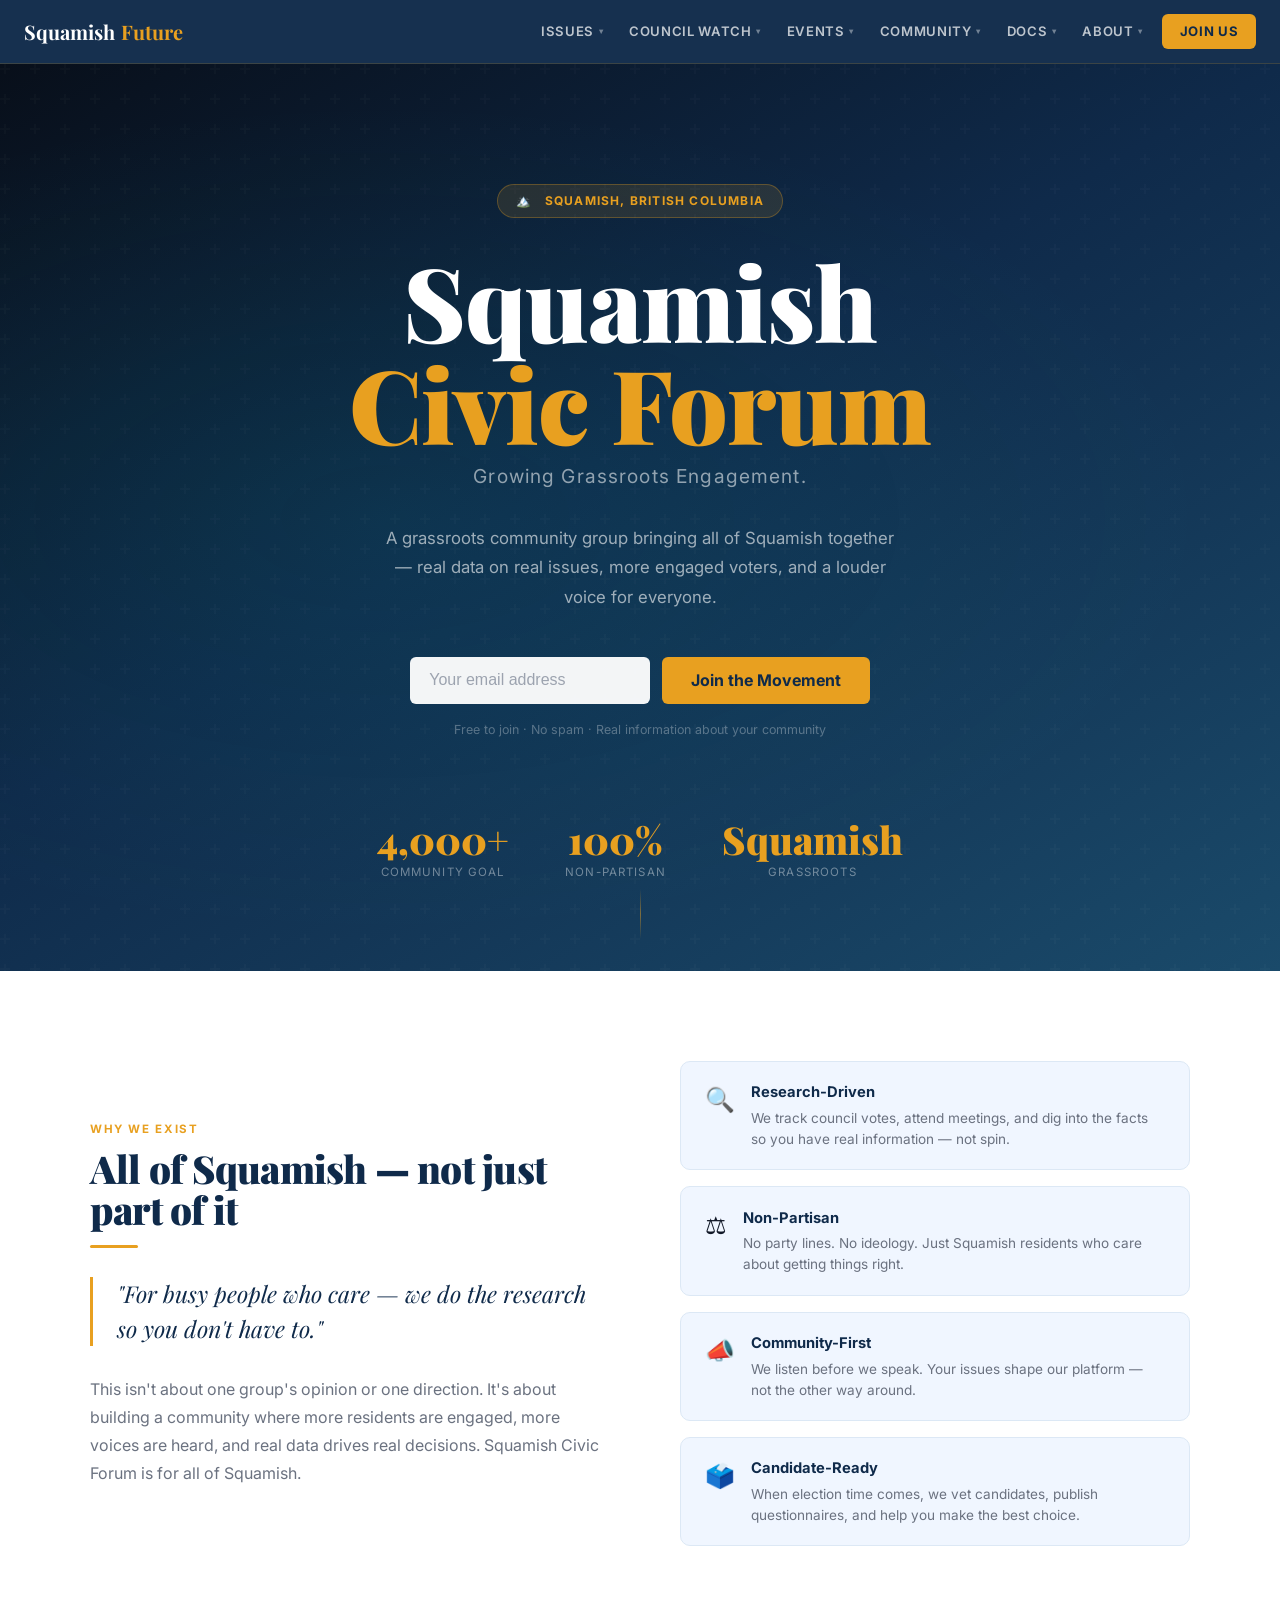
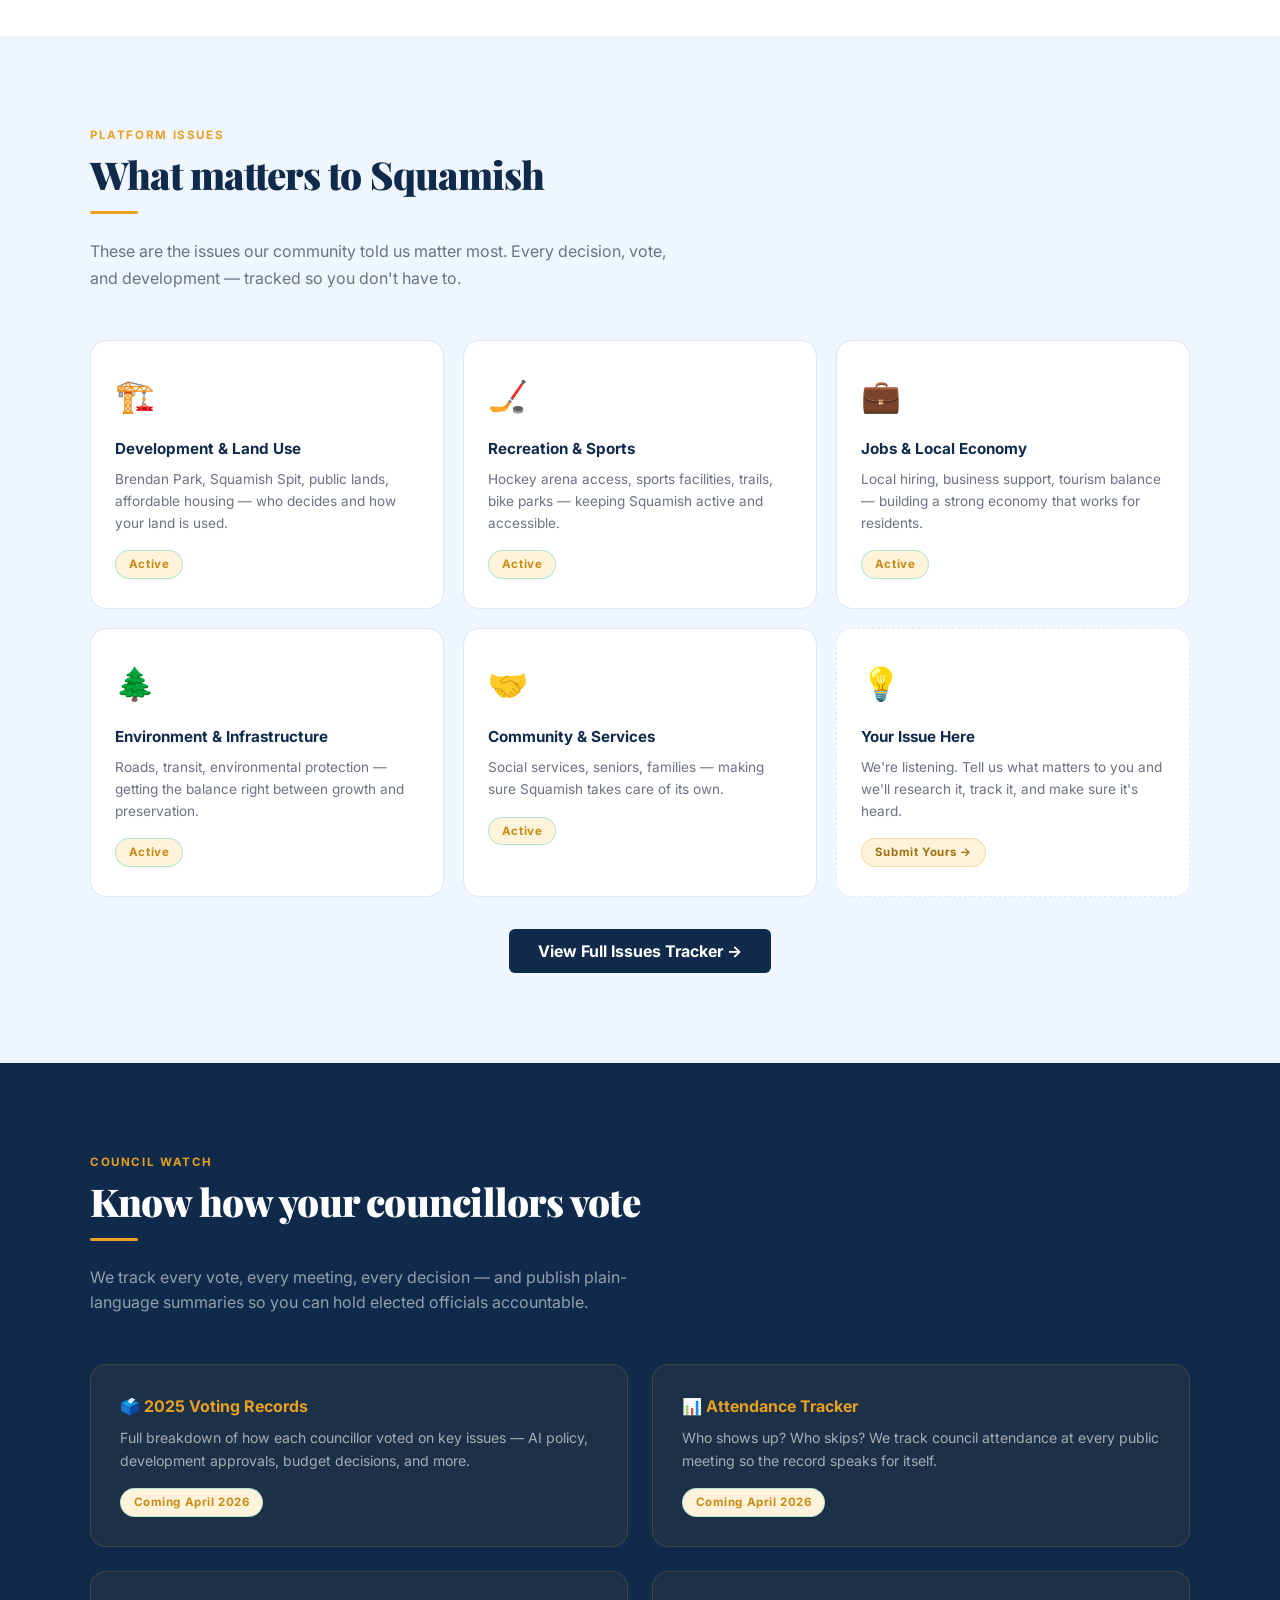
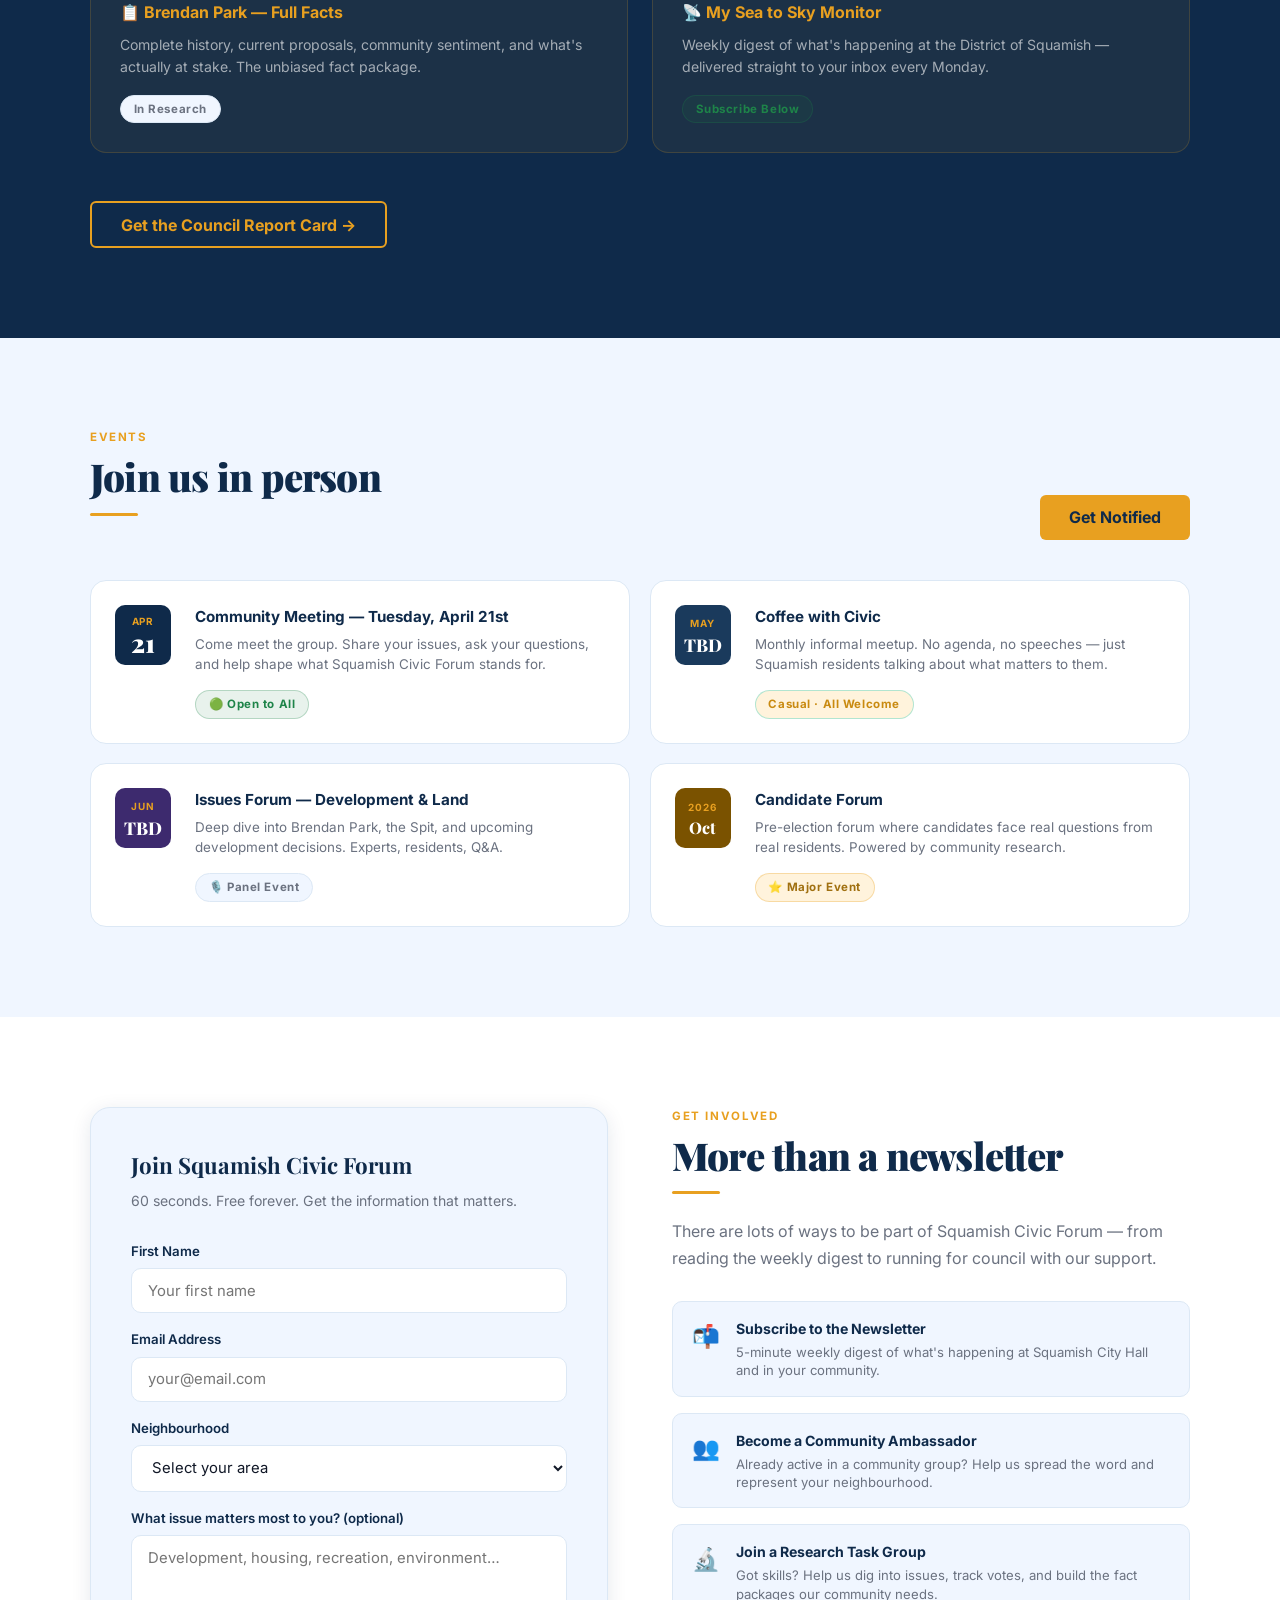
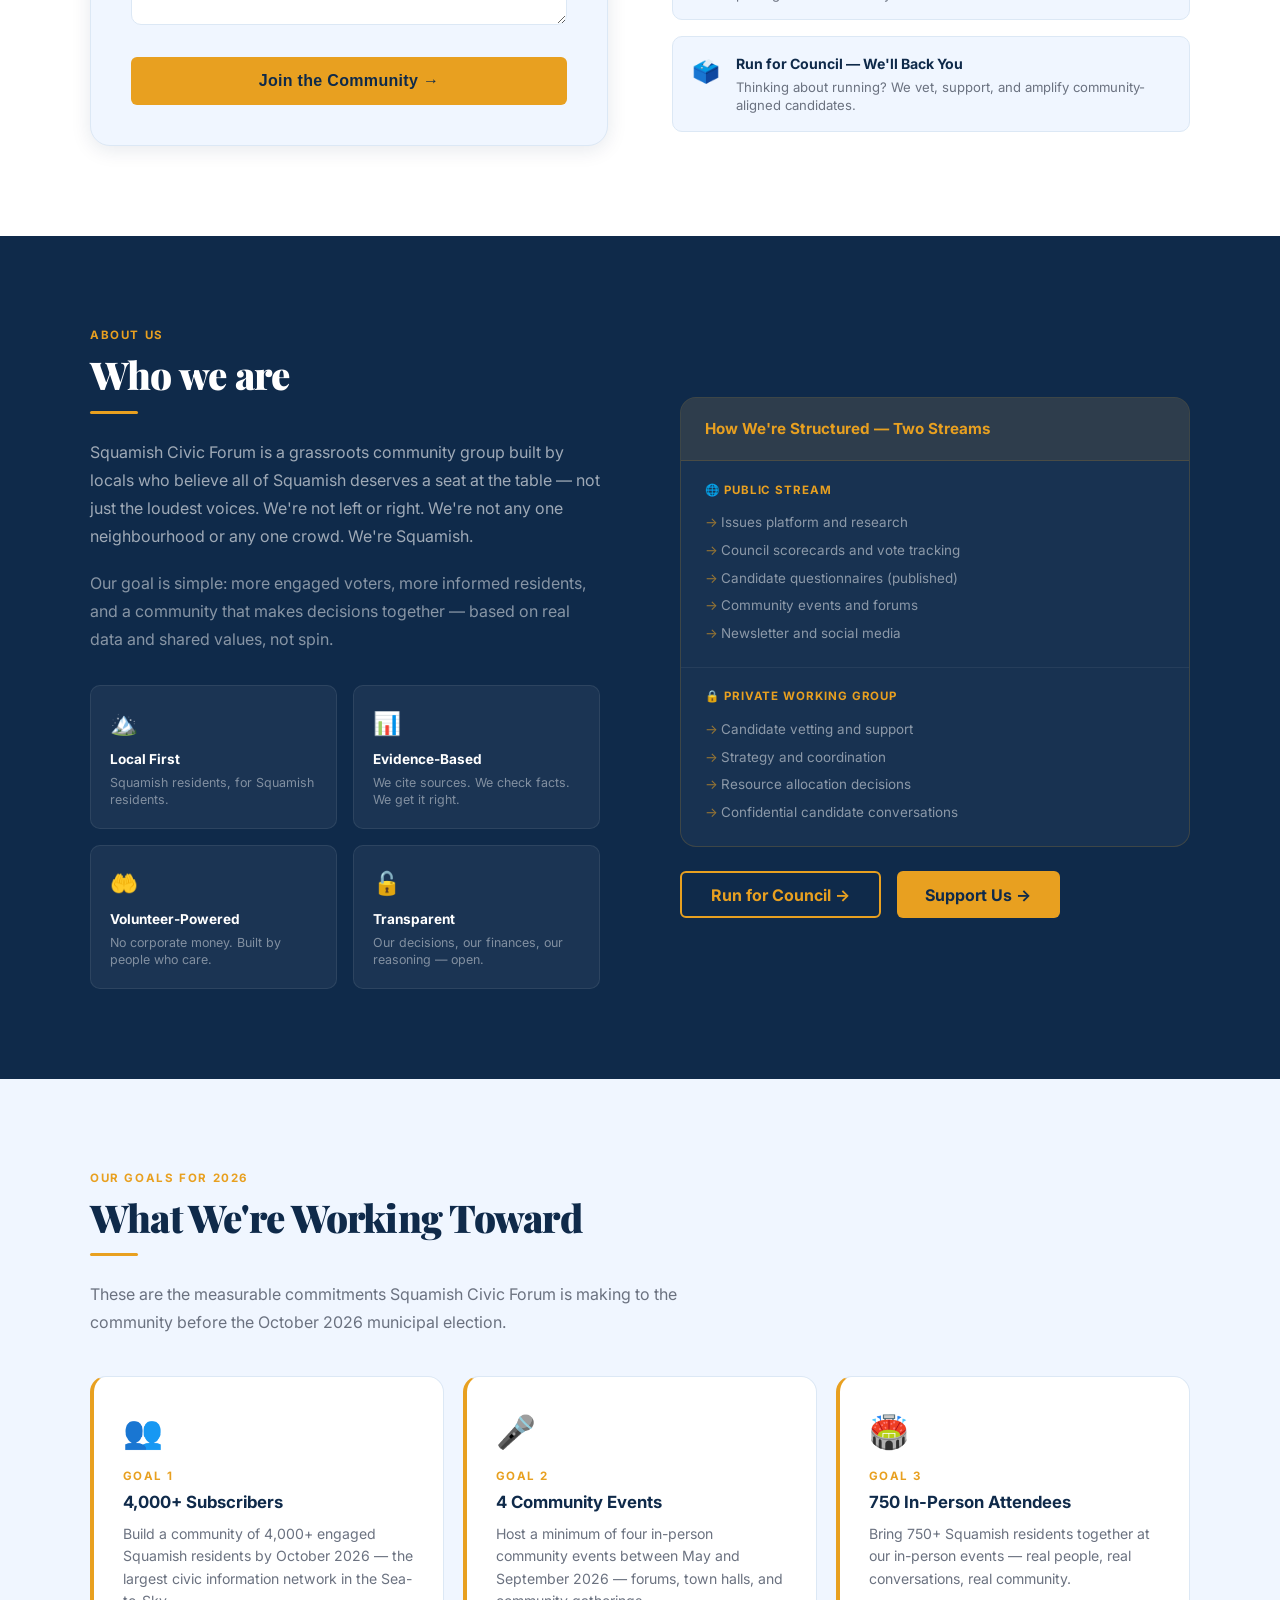
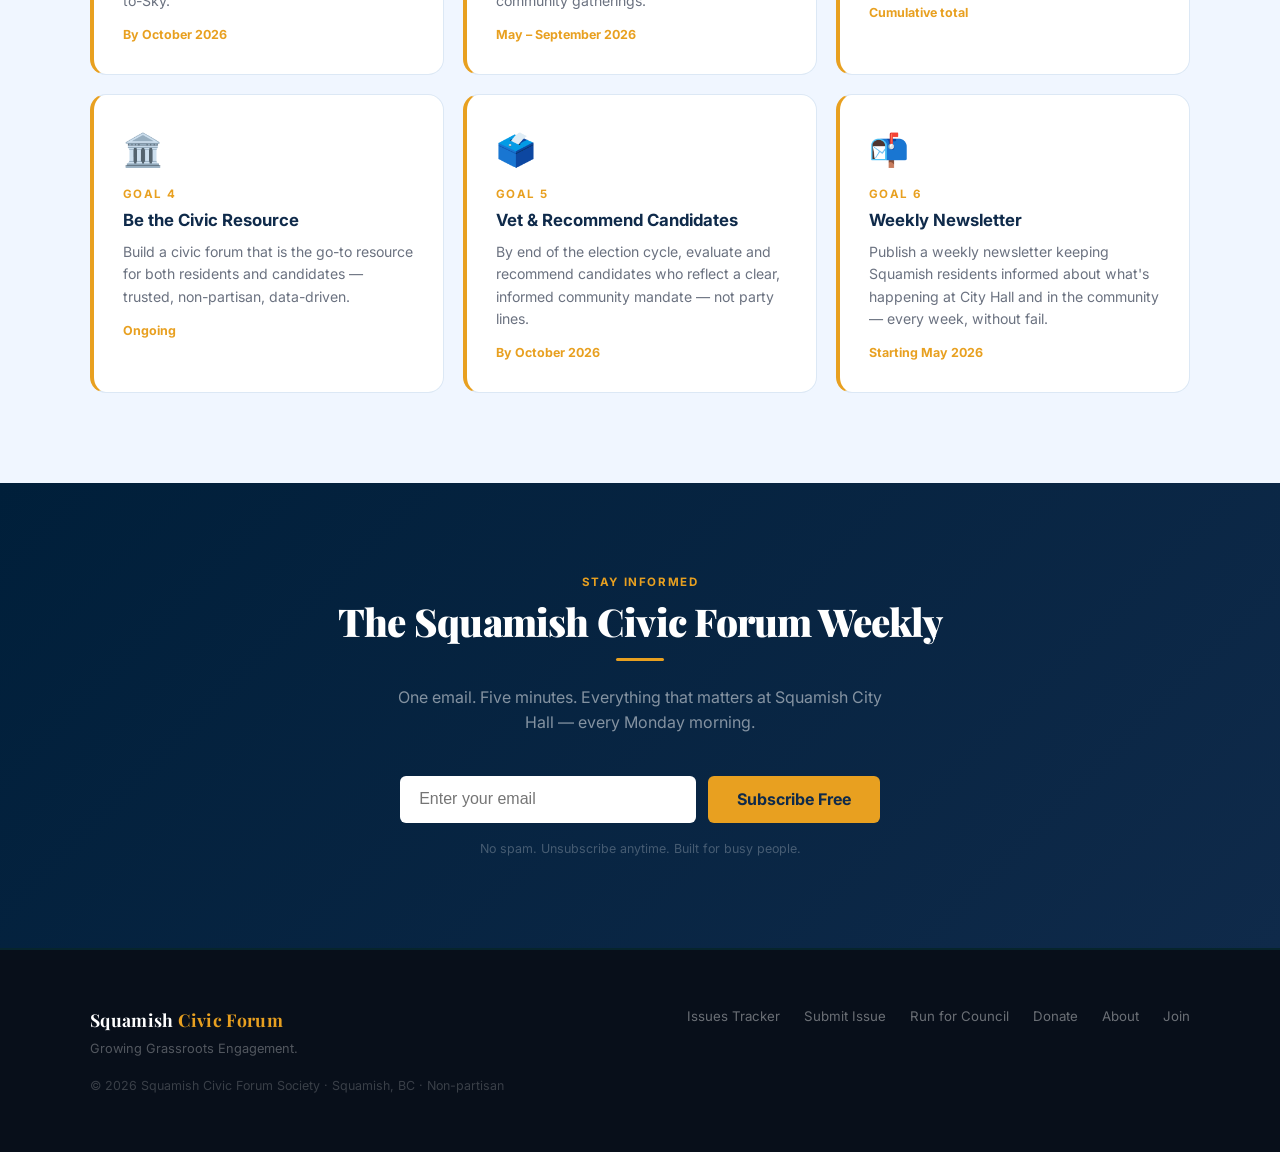
<file: index.html>
<!DOCTYPE html>
<html lang="en">
<head>
  <meta charset="UTF-8" />
  <meta name="viewport" content="width=device-width, initial-scale=1.0" />
  <title>Squamish Civic Forum — Growing Grassroots Engagement.</title>
  <meta name="description" content="Squamish Civic Forum is a non-partisan civic organization for Squamish, BC. Real data. Real issues. Growing Grassroots Engagement." />
  <link rel="stylesheet" href="brand.css" />
  <style>
    /* ── PAGE-SPECIFIC STYLES ─────────────────────────── */

    /* HERO */
    #hero {
      min-height: 100vh;
      display: flex; flex-direction: column;
      align-items: center; justify-content: center;
      text-align: center;
      padding: 120px 2rem 90px;
      position: relative;
    }
    .hero-badge {
      display: inline-flex; align-items: center; gap: 0.5rem;
      background: rgba(232,160,32,0.12);
      border: 1px solid rgba(232,160,32,0.3);
      color: var(--teal);
      font-size: 0.75rem; font-weight: 700;
      letter-spacing: 0.1em; text-transform: uppercase;
      padding: 0.4rem 1.1rem; border-radius: 100px;
      margin-bottom: 2rem; position: relative; z-index: 1;
    }
    .hero-chief { display: none; }
    #hero h1 {
      font-family: var(--font-display);
      font-size: clamp(3.2rem, 8vw, 7rem);
      font-weight: 900;
      letter-spacing: -0.01em;
      text-transform: none;
      color: var(--white);
      line-height: 1.0;
      margin-bottom: 0.4rem;
      position: relative; z-index: 1;
    }
    #hero h1 .teal { color: var(--teal); }
    .hero-tagline {
      font-size: clamp(0.95rem, 2vw, 1.2rem);
      color: rgba(255,255,255,0.55);
      font-weight: 400;
      letter-spacing: 0.06em;
      margin-bottom: 2rem;
      position: relative; z-index: 1;
    }
    .hero-sub {
      font-size: 1.05rem;
      color: rgba(255,255,255,0.6);
      max-width: 520px;
      margin: 0 auto 2.8rem;
      line-height: 1.75;
      position: relative; z-index: 1;
    }
    .hero-form {
      display: flex; gap: 0.75rem;
      max-width: 460px; width: 100%;
      margin: 0 auto 1rem;
      position: relative; z-index: 1;
    }
    .hero-form input {
      flex: 1; padding: 0.9rem 1.2rem;
      border: none; border-radius: var(--radius-sm);
      font-size: 1rem; background: rgba(255,255,255,0.95);
      color: var(--dark); outline: none;
    }
    .hero-form input::placeholder { color: #9ca3af; }
    .hero-note {
      color: rgba(255,255,255,0.3);
      font-size: 0.78rem;
      position: relative; z-index: 1;
    }
    .hero-stats {
      display: flex; gap: 3.5rem; justify-content: center;
      margin-top: 5rem; flex-wrap: wrap;
      position: relative; z-index: 1;
    }
    .hero-stat .num {
      font-family: var(--font-display);
      font-size: 2.4rem; font-weight: 900;
      color: var(--teal); display: block; line-height: 1;
    }
    .hero-stat .lbl {
      color: rgba(255,255,255,0.4);
      font-size: 0.72rem; letter-spacing: 0.1em;
      text-transform: uppercase; margin-top: 0.3rem; display: block;
    }
    .teal-line {
      width: 1px; height: 50px;
      background: linear-gradient(to bottom, transparent, var(--teal), transparent);
      position: absolute; bottom: 2rem; left: 50%; opacity: 0.5;
      animation: pulse-line 2s ease-in-out infinite;
    }
    @keyframes pulse-line { 0%,100%{opacity:0.3} 50%{opacity:0.7} }

    /* MISSION */
    #mission { background: var(--white); }
    .mission-grid { display: grid; grid-template-columns: 1fr 1fr; gap: 5rem; align-items: center; }
    .mission-quote {
      font-family: var(--font-display);
      font-style: italic;
      font-size: 1.45rem;
      color: var(--navy);
      line-height: 1.5;
      padding-left: 1.5rem;
      border-left: 3px solid var(--teal);
      margin: 1.8rem 0;
    }
    .pillars { display: flex; flex-direction: column; gap: 1rem; }
    .pillar {
      display: flex; align-items: flex-start; gap: 1rem;
      padding: 1.2rem 1.5rem;
      background: var(--light); border-radius: var(--radius-md);
      border: 1px solid var(--border);
      transition: all 0.2s;
    }
    .pillar:hover { border-color: var(--teal); box-shadow: var(--shadow-sm); }
    .pillar-icon { font-size: 1.5rem; flex-shrink: 0; }
    .pillar h4 { font-size: 0.92rem; font-weight: 700; color: var(--navy); margin-bottom: 0.2rem; }
    .pillar p { font-size: 0.85rem; color: var(--grey); line-height: 1.55; }

    /* ISSUES */
    #issues { background: var(--light); }
    .issues-header { margin-bottom: 3rem; }
    .issues-grid { display: grid; grid-template-columns: repeat(3, 1fr); gap: 1.2rem; }
    .issue-card {
      background: var(--white); border: 1px solid var(--border);
      border-radius: var(--radius-lg); padding: 1.8rem 1.5rem;
      transition: all 0.22s;
    }
    .issue-card:hover { transform: translateY(-3px); box-shadow: var(--shadow-md); border-color: rgba(232,160,32,0.3); }
    .issue-icon { font-size: 2rem; margin-bottom: 1rem; display: block; }
    .issue-card h3 { font-size: 0.95rem; font-weight: 700; color: var(--navy); margin-bottom: 0.5rem; }
    .issue-card p { font-size: 0.85rem; color: var(--grey); line-height: 1.6; }

    /* COUNCIL */
    #council { background: var(--navy); }
    #council .section-label { color: var(--teal); }
    #council .display { color: var(--white); }
    #council .section-sub { color: rgba(255,255,255,0.55); max-width: 560px; margin-bottom: 3rem; }
    .council-grid { display: grid; grid-template-columns: 1fr 1fr; gap: 1.5rem; }
    .council-card {
      background: rgba(232,160,32,0.06);
      border: 1px solid rgba(232,160,32,0.18);
      border-radius: var(--radius-lg); padding: 1.8rem;
      transition: all 0.2s;
    }
    .council-card:hover { background: rgba(232,160,32,0.1); border-color: rgba(232,160,32,0.35); }
    .council-card h3 { color: var(--teal); font-size: 1rem; font-weight: 700; margin-bottom: 0.5rem; }
    .council-card p { color: rgba(255,255,255,0.6); font-size: 0.88rem; line-height: 1.6; }
    .council-cta { margin-top: 3rem; }

    /* JOIN */
    #join { background: var(--white); }
    .join-grid { display: grid; grid-template-columns: 1fr 1fr; gap: 4rem; align-items: start; }
    .join-form-card {
      background: var(--light); border: 1px solid var(--border);
      border-radius: var(--radius-xl); padding: 2.5rem;
      box-shadow: var(--shadow-md);
    }
    .join-form-card h3 {
      font-family: var(--font-display);
      font-size: 1.4rem; color: var(--navy); margin-bottom: 0.4rem;
    }
    .join-form-card > p { color: var(--grey); font-size: 0.88rem; margin-bottom: 1.8rem; }
    .form-submit-btn {
      width: 100%; background: var(--teal); color: var(--navy);
      border: none; padding: 0.95rem; border-radius: var(--radius-sm);
      font-size: 1rem; font-weight: 800; cursor: pointer;
      transition: all 0.2s; margin-top: 0.5rem; letter-spacing: 0.02em;
    }
    .form-submit-btn:hover { background: var(--teal-dark); box-shadow: var(--shadow-teal); transform: translateY(-1px); }
    .ways-list { display: flex; flex-direction: column; gap: 1rem; }
    .way-item {
      display: flex; align-items: flex-start; gap: 1rem;
      padding: 1rem 1.2rem; background: var(--light);
      border-radius: var(--radius-md); border: 1px solid var(--border);
      transition: all 0.2s;
    }
    .way-item:hover { border-color: var(--teal); }
    .way-icon { font-size: 1.4rem; flex-shrink: 0; }
    .way-item h4 { font-size: 0.88rem; font-weight: 700; color: var(--navy); margin-bottom: 0.15rem; }
    .way-item p { font-size: 0.82rem; color: var(--grey); line-height: 1.4; }

    /* EVENTS */
    #events { background: var(--light); }
    .events-top { display: flex; justify-content: space-between; align-items: flex-end; margin-bottom: 2.5rem; flex-wrap: wrap; gap: 1rem; }
    .events-grid { display: grid; grid-template-columns: 1fr 1fr; gap: 1.2rem; }
    .event-card {
      display: flex; gap: 1.5rem; align-items: flex-start;
      padding: 1.5rem; background: var(--white);
      border: 1px solid var(--border); border-radius: var(--radius-lg);
      transition: all 0.2s;
    }
    .event-card:hover { box-shadow: var(--shadow-md); border-color: rgba(232,160,32,0.3); }
    .event-date {
      flex-shrink: 0; width: 56px; height: 60px;
      background: var(--navy); border-radius: var(--radius-md);
      display: flex; flex-direction: column; align-items: center; justify-content: center;
      color: white;
    }
    .event-date .month { font-size: 0.62rem; font-weight: 700; letter-spacing: 0.1em; text-transform: uppercase; color: var(--teal); }
    .event-date .day { font-size: 1.6rem; font-weight: 900; line-height: 1; font-family: var(--font-display); }
    .event-info h4 { font-size: 0.95rem; font-weight: 700; color: var(--navy); margin-bottom: 0.3rem; }
    .event-info p { font-size: 0.84rem; color: var(--grey); line-height: 1.5; }

    /* ABOUT */
    #about { background: var(--navy); }
    #about .section-label { color: var(--teal); }
    #about .display { color: var(--white); }
    #about .section-sub { color: rgba(255,255,255,0.55); }
    .about-grid { display: grid; grid-template-columns: 1fr 1fr; gap: 5rem; align-items: center; }
    .about-values { display: grid; grid-template-columns: 1fr 1fr; gap: 1rem; margin-top: 2rem; }
    .value-item {
      padding: 1.2rem; background: rgba(255,255,255,0.05);
      border: 1px solid rgba(255,255,255,0.08); border-radius: var(--radius-md);
    }
    .value-icon { font-size: 1.4rem; margin-bottom: 0.5rem; display: block; }
    .value-item h4 { font-size: 0.85rem; font-weight: 700; color: var(--white); margin-bottom: 0.2rem; }
    .value-item p { font-size: 0.78rem; color: rgba(255,255,255,0.45); line-height: 1.4; }
    .stream-card {
      background: rgba(255,255,255,0.04); border: 1px solid rgba(232,160,32,0.18);
      border-radius: var(--radius-lg); overflow: hidden;
    }
    .stream-header { background: rgba(232,160,32,0.1); padding: 1.2rem 1.5rem; border-bottom: 1px solid rgba(232,160,32,0.15); }
    .stream-header h3 { color: var(--teal); font-size: 0.95rem; font-weight: 700; }
    .stream-body { padding: 1.2rem 1.5rem; border-bottom: 1px solid rgba(255,255,255,0.06); }
    .stream-body:last-child { border-bottom: none; }
    .stream-label { font-size: 0.72rem; font-weight: 700; letter-spacing: 0.08em; text-transform: uppercase; color: var(--teal); margin-bottom: 0.6rem; display: block; }
    .stream-body ul { list-style: none; }
    .stream-body li { font-size: 0.84rem; color: rgba(255,255,255,0.5); padding: 0.2rem 0 0.2rem 1rem; position: relative; }
    .stream-body li::before { content: '→'; position: absolute; left: 0; color: var(--teal); opacity: 0.6; }

    /* NEWSLETTER */
    #newsletter {
      background: linear-gradient(135deg, #001f3a 0%, var(--navy) 100%);
      text-align: center;
    }
    #newsletter .display { color: var(--white); }
    #newsletter .section-sub { color: rgba(255,255,255,0.5); margin: 0 auto 2.5rem; max-width: 500px; }
    .newsletter-form { display: flex; gap: 0.75rem; justify-content: center; flex-wrap: wrap; max-width: 480px; margin: 0 auto; }
    .newsletter-form input { flex: 1; min-width: 200px; padding: 0.9rem 1.2rem; border: none; border-radius: var(--radius-sm); font-size: 1rem; outline: none; }
    .newsletter-note { color: rgba(255,255,255,0.25); font-size: 0.78rem; margin-top: 1rem; }

    /* RESPONSIVE */
    @media (max-width: 900px) {
      .mission-grid, .join-grid, .about-grid { grid-template-columns: 1fr; gap: 2.5rem; }
      .council-grid { grid-template-columns: 1fr; }
    }
    @media (max-width: 700px) {
      .issues-grid { grid-template-columns: 1fr 1fr; }
      .events-grid { grid-template-columns: 1fr; }
      .about-values { grid-template-columns: 1fr 1fr; }
      .hero-stats { gap: 2rem; }
      .hero-form { flex-direction: column; }
    }
    @media (max-width: 480px) {
      .issues-grid, .about-values { grid-template-columns: 1fr; }
    }
  </style>
</head>
<body>

<!-- NAV -->
<nav class="sf-nav" id="mainNav"></nav>

<!-- HERO -->
<section id="hero" class="hero-bg">
  <div class="hero-badge">🏔️ &nbsp; Squamish, British Columbia</div>

  <h1 class="display display-lg">Squamish<br><span class="teal">Civic Forum</span></h1>
  <p class="hero-tagline">Growing Grassroots Engagement.</p>
  <p class="hero-sub">A grassroots community group bringing all of Squamish together — real data on real issues, more engaged voters, and a louder voice for everyone.</p>

  <form class="hero-form" onsubmit="return false;">
    <input type="email" placeholder="Your email address" />
    <button class="btn btn-teal" type="submit">Join the Movement</button>
  </form>
  <p class="hero-note">Free to join · No spam · Real information about your community</p>

  <div class="hero-stats">
    <div class="hero-stat"><span class="num">4,000+</span><span class="lbl">Community Goal</span></div>
    <div class="hero-stat"><span class="num">100%</span><span class="lbl">Non-Partisan</span></div>
    <div class="hero-stat"><span class="num">Squamish</span><span class="lbl">Grassroots</span></div>
  </div>

  <div class="teal-line"></div>
</section>

<!-- MISSION -->
<section id="mission" class="sf-section">
  <div class="container">
    <div class="mission-grid">
      <div>
        <span class="section-label">Why We Exist</span>
        <h2 class="display display-sm" style="color:var(--navy)">All of Squamish — not just part of it</h2>
        <div class="teal-rule"></div>
        <blockquote class="mission-quote">"For busy people who care — we do the research so you don't have to."</blockquote>
        <p style="color:var(--grey); font-size:1rem; line-height:1.75;">This isn't about one group's opinion or one direction. It's about building a community where more residents are engaged, more voices are heard, and real data drives real decisions. Squamish Civic Forum is for all of Squamish.</p>
      </div>
      <div class="pillars">
        <div class="pillar"><span class="pillar-icon">🔍</span><div><h4>Research-Driven</h4><p>We track council votes, attend meetings, and dig into the facts so you have real information — not spin.</p></div></div>
        <div class="pillar"><span class="pillar-icon">⚖️</span><div><h4>Non-Partisan</h4><p>No party lines. No ideology. Just Squamish residents who care about getting things right.</p></div></div>
        <div class="pillar"><span class="pillar-icon">📣</span><div><h4>Community-First</h4><p>We listen before we speak. Your issues shape our platform — not the other way around.</p></div></div>
        <div class="pillar"><span class="pillar-icon">🗳️</span><div><h4>Candidate-Ready</h4><p>When election time comes, we vet candidates, publish questionnaires, and help you make the best choice.</p></div></div>
      </div>
    </div>
  </div>
</section>

<!-- ISSUES -->
<section id="issues" class="sf-section-light">
  <div class="container">
    <div class="issues-header">
      <span class="section-label">Platform Issues</span>
      <h2 class="display display-sm" style="color:var(--navy)">What matters to Squamish</h2>
      <div class="teal-rule"></div>
      <p style="color:var(--grey); font-size:1rem; max-width:580px; line-height:1.7;">These are the issues our community told us matter most. Every decision, vote, and development — tracked so you don't have to.</p>
    </div>
    <div class="issues-grid">
      <div class="issue-card"><span class="issue-icon">🏗️</span><h3>Development &amp; Land Use</h3><p>Brendan Park, Squamish Spit, public lands, affordable housing — who decides and how your land is used.</p><div class="mt-2"><span class="badge badge-teal">Active</span></div></div>
      <div class="issue-card"><span class="issue-icon">🏒</span><h3>Recreation &amp; Sports</h3><p>Hockey arena access, sports facilities, trails, bike parks — keeping Squamish active and accessible.</p><div class="mt-2"><span class="badge badge-teal">Active</span></div></div>
      <div class="issue-card"><span class="issue-icon">💼</span><h3>Jobs &amp; Local Economy</h3><p>Local hiring, business support, tourism balance — building a strong economy that works for residents.</p><div class="mt-2"><span class="badge badge-teal">Active</span></div></div>
      <div class="issue-card"><span class="issue-icon">🌲</span><h3>Environment &amp; Infrastructure</h3><p>Roads, transit, environmental protection — getting the balance right between growth and preservation.</p><div class="mt-2"><span class="badge badge-teal">Active</span></div></div>
      <div class="issue-card"><span class="issue-icon">🤝</span><h3>Community &amp; Services</h3><p>Social services, seniors, families — making sure Squamish takes care of its own.</p><div class="mt-2"><span class="badge badge-teal">Active</span></div></div>
      <div class="issue-card" style="border-style:dashed; cursor:pointer;" onclick="window.location='submit.html'">
        <span class="issue-icon">💡</span>
        <h3>Your Issue Here</h3>
        <p>We're listening. Tell us what matters to you and we'll research it, track it, and make sure it's heard.</p>
        <div class="mt-2"><span class="badge badge-amber">Submit Yours →</span></div>
      </div>
    </div>
    <div class="mt-4 text-center">
      <a href="tracker.html" class="btn btn-navy">View Full Issues Tracker →</a>
    </div>
  </div>
</section>

<!-- COUNCIL WATCH -->
<section id="council" class="sf-section-dark">
  <div class="container">
    <span class="section-label">Council Watch</span>
    <h2 class="display display-sm">Know how your councillors vote</h2>
    <div class="teal-rule"></div>
    <p class="section-sub">We track every vote, every meeting, every decision — and publish plain-language summaries so you can hold elected officials accountable.</p>
    <div class="council-grid">
      <div class="council-card"><h3>🗳️ 2025 Voting Records</h3><p>Full breakdown of how each councillor voted on key issues — AI policy, development approvals, budget decisions, and more.</p><div class="mt-2"><span class="badge badge-teal">Coming April 2026</span></div></div>
      <div class="council-card"><h3>📊 Attendance Tracker</h3><p>Who shows up? Who skips? We track council attendance at every public meeting so the record speaks for itself.</p><div class="mt-2"><span class="badge badge-teal">Coming April 2026</span></div></div>
      <div class="council-card"><h3>📋 Brendan Park — Full Facts</h3><p>Complete history, current proposals, community sentiment, and what's actually at stake. The unbiased fact package.</p><div class="mt-2"><span class="badge badge-grey">In Research</span></div></div>
      <div class="council-card"><h3>📡 My Sea to Sky Monitor</h3><p>Weekly digest of what's happening at the District of Squamish — delivered straight to your inbox every Monday.</p><div class="mt-2"><span class="badge badge-green">Subscribe Below</span></div></div>
    </div>
    <div class="council-cta">
      <a href="#join" class="btn btn-outline-teal">Get the Council Report Card →</a>
    </div>
  </div>
</section>

<!-- EVENTS -->
<section id="events" class="sf-section-light">
  <div class="container">
    <div class="events-top">
      <div>
        <span class="section-label">Events</span>
        <h2 class="display display-sm" style="color:var(--navy)">Join us in person</h2>
        <div class="teal-rule"></div>
      </div>
      <a href="#join" class="btn btn-teal">Get Notified</a>
    </div>
    <div class="events-grid">
      <div class="event-card">
        <div class="event-date"><span class="month">Apr</span><span class="day">21</span></div>
        <div class="event-info">
          <h4>Community Meeting — Tuesday, April 21st</h4>
          <p>Come meet the group. Share your issues, ask your questions, and help shape what Squamish Civic Forum stands for.</p>
          <div class="mt-2"><span class="badge badge-green">🟢 Open to All</span></div>
        </div>
      </div>
      <div class="event-card">
        <div class="event-date" style="background:var(--navy-mid)"><span class="month">May</span><span class="day" style="font-size:1.1rem;font-weight:800;padding-top:4px">TBD</span></div>
        <div class="event-info">
          <h4>Coffee with Civic</h4>
          <p>Monthly informal meetup. No agenda, no speeches — just Squamish residents talking about what matters to them.</p>
          <div class="mt-2"><span class="badge badge-teal">Casual · All Welcome</span></div>
        </div>
      </div>
      <div class="event-card">
        <div class="event-date" style="background:#3d2a6e"><span class="month">Jun</span><span class="day" style="font-size:1.1rem;font-weight:800;padding-top:4px">TBD</span></div>
        <div class="event-info">
          <h4>Issues Forum — Development &amp; Land</h4>
          <p>Deep dive into Brendan Park, the Spit, and upcoming development decisions. Experts, residents, Q&amp;A.</p>
          <div class="mt-2"><span class="badge badge-grey">🎙️ Panel Event</span></div>
        </div>
      </div>
      <div class="event-card">
        <div class="event-date" style="background:#7a5200"><span class="month">2026</span><span class="day" style="font-size:1rem;font-weight:800;padding-top:4px">Oct</span></div>
        <div class="event-info">
          <h4>Candidate Forum</h4>
          <p>Pre-election forum where candidates face real questions from real residents. Powered by community research.</p>
          <div class="mt-2"><span class="badge badge-amber">⭐ Major Event</span></div>
        </div>
      </div>
    </div>
  </div>
</section>

<!-- JOIN -->
<section id="join" class="sf-section">
  <div class="container">
    <div class="join-grid">
      <div class="join-form-card">
        <h3>Join Squamish Civic Forum</h3>
        <p>60 seconds. Free forever. Get the information that matters.</p>
        <div class="sf-field"><label>First Name</label><input type="text" placeholder="Your first name" /></div>
        <div class="sf-field"><label>Email Address</label><input type="email" placeholder="your@email.com" /></div>
        <div class="sf-field">
          <label>Neighbourhood</label>
          <select>
            <option value="">Select your area</option>
            <option>Downtown Squamish</option>
            <option>Garibaldi Highlands</option>
            <option>Brackendale</option>
            <option>Valleycliffe</option>
            <option>Britannia Beach</option>
            <option>Other / Sea to Sky</option>
          </select>
        </div>
        <div class="sf-field"><label>What issue matters most to you? (optional)</label><textarea placeholder="Development, housing, recreation, environment…" rows="3"></textarea></div>
        <button class="form-submit-btn">Join the Community →</button>
      </div>
      <div>
        <span class="section-label">Get Involved</span>
        <h2 class="display display-sm" style="color:var(--navy); margin-bottom:0.5rem;">More than a newsletter</h2>
        <div class="teal-rule"></div>
        <p style="color:var(--grey); margin-bottom:1.8rem; line-height:1.7;">There are lots of ways to be part of Squamish Civic Forum — from reading the weekly digest to running for council with our support.</p>
        <div class="ways-list">
          <div class="way-item"><span class="way-icon">📬</span><div><h4>Subscribe to the Newsletter</h4><p>5-minute weekly digest of what's happening at Squamish City Hall and in your community.</p></div></div>
          <div class="way-item"><span class="way-icon">👥</span><div><h4>Become a Community Ambassador</h4><p>Already active in a community group? Help us spread the word and represent your neighbourhood.</p></div></div>
          <div class="way-item"><span class="way-icon">🔬</span><div><h4>Join a Research Task Group</h4><p>Got skills? Help us dig into issues, track votes, and build the fact packages our community needs.</p></div></div>
          <div class="way-item"><span class="way-icon">🗳️</span><div><h4>Run for Council — We'll Back You</h4><p>Thinking about running? We vet, support, and amplify community-aligned candidates.</p></div></div>
        </div>
      </div>
    </div>
  </div>
</section>

<!-- ABOUT -->
<section id="about" class="sf-section-dark">
  <div class="container">
    <div class="about-grid">
      <div>
        <span class="section-label">About Us</span>
        <h2 class="display display-sm" style="color:var(--white); margin-bottom:0.5rem;">Who we are</h2>
        <div class="teal-rule"></div>
        <p style="color:rgba(255,255,255,0.6); margin-bottom:1.2rem; line-height:1.75;">Squamish Civic Forum is a grassroots community group built by locals who believe all of Squamish deserves a seat at the table — not just the loudest voices. We're not left or right. We're not any one neighbourhood or any one crowd. We're Squamish.</p>
        <p style="color:rgba(255,255,255,0.5); line-height:1.75;">Our goal is simple: more engaged voters, more informed residents, and a community that makes decisions together — based on real data and shared values, not spin.</p>
        <div class="about-values">
          <div class="value-item"><span class="value-icon">🏔️</span><h4>Local First</h4><p>Squamish residents, for Squamish residents.</p></div>
          <div class="value-item"><span class="value-icon">📊</span><h4>Evidence-Based</h4><p>We cite sources. We check facts. We get it right.</p></div>
          <div class="value-item"><span class="value-icon">🤲</span><h4>Volunteer-Powered</h4><p>No corporate money. Built by people who care.</p></div>
          <div class="value-item"><span class="value-icon">🔓</span><h4>Transparent</h4><p>Our decisions, our finances, our reasoning — open.</p></div>
        </div>
      </div>
      <div>
        <div class="stream-card">
          <div class="stream-header"><h3>How We're Structured — Two Streams</h3></div>
          <div class="stream-body">
            <span class="stream-label">🌐 Public Stream</span>
            <ul>
              <li>Issues platform and research</li>
              <li>Council scorecards and vote tracking</li>
              <li>Candidate questionnaires (published)</li>
              <li>Community events and forums</li>
              <li>Newsletter and social media</li>
            </ul>
          </div>
          <div class="stream-body">
            <span class="stream-label">🔒 Private Working Group</span>
            <ul>
              <li>Candidate vetting and support</li>
              <li>Strategy and coordination</li>
              <li>Resource allocation decisions</li>
              <li>Confidential candidate conversations</li>
            </ul>
          </div>
        </div>
        <div class="mt-3" style="display:flex; gap:1rem; flex-wrap:wrap;">
          <a href="candidate.html" class="btn btn-outline-teal">Run for Council →</a>
          <a href="donate.html" class="btn btn-teal">Support Us →</a>
        </div>
      </div>
    </div>
  </div>
</section>

<!-- GOALS -->
<section id="goals" class="sf-section-light">
  <div class="container">
    <span class="section-label">Our Goals for 2026</span>
    <h2 class="display display-sm" style="color:var(--navy);">What We're Working Toward</h2>
    <div class="teal-rule"></div>
    <p style="color:var(--grey);font-size:1rem;max-width:600px;margin-bottom:2.5rem;line-height:1.75;">These are the measurable commitments Squamish Civic Forum is making to the community before the October 2026 municipal election.</p>
    <div style="display:grid;grid-template-columns:repeat(auto-fit,minmax(280px,1fr));gap:1.2rem;">

      <div class="card" style="border-left:4px solid var(--teal);">
        <div style="font-size:2rem;margin-bottom:0.6rem;">👥</div>
        <div style="font-size:0.72rem;font-weight:700;letter-spacing:0.12em;text-transform:uppercase;color:var(--teal);margin-bottom:4px;">Goal 1</div>
        <h3 style="font-size:1.05rem;color:var(--navy);margin-bottom:0.4rem;">4,000+ Subscribers</h3>
        <p style="font-size:0.88rem;color:var(--grey);line-height:1.6;">Build a community of 4,000+ engaged Squamish residents by October 2026 — the largest civic information network in the Sea-to-Sky.</p>
        <div style="margin-top:0.8rem;font-size:0.78rem;font-weight:700;color:var(--teal);">By October 2026</div>
      </div>

      <div class="card" style="border-left:4px solid var(--teal);">
        <div style="font-size:2rem;margin-bottom:0.6rem;">🎤</div>
        <div style="font-size:0.72rem;font-weight:700;letter-spacing:0.12em;text-transform:uppercase;color:var(--teal);margin-bottom:4px;">Goal 2</div>
        <h3 style="font-size:1.05rem;color:var(--navy);margin-bottom:0.4rem;">4 Community Events</h3>
        <p style="font-size:0.88rem;color:var(--grey);line-height:1.6;">Host a minimum of four in-person community events between May and September 2026 — forums, town halls, and community gatherings.</p>
        <div style="margin-top:0.8rem;font-size:0.78rem;font-weight:700;color:var(--teal);">May – September 2026</div>
      </div>

      <div class="card" style="border-left:4px solid var(--teal);">
        <div style="font-size:2rem;margin-bottom:0.6rem;">🏟️</div>
        <div style="font-size:0.72rem;font-weight:700;letter-spacing:0.12em;text-transform:uppercase;color:var(--teal);margin-bottom:4px;">Goal 3</div>
        <h3 style="font-size:1.05rem;color:var(--navy);margin-bottom:0.4rem;">750 In-Person Attendees</h3>
        <p style="font-size:0.88rem;color:var(--grey);line-height:1.6;">Bring 750+ Squamish residents together at our in-person events — real people, real conversations, real community.</p>
        <div style="margin-top:0.8rem;font-size:0.78rem;font-weight:700;color:var(--teal);">Cumulative total</div>
      </div>

      <div class="card" style="border-left:4px solid var(--amber);">
        <div style="font-size:2rem;margin-bottom:0.6rem;">🏛️</div>
        <div style="font-size:0.72rem;font-weight:700;letter-spacing:0.12em;text-transform:uppercase;color:var(--amber);margin-bottom:4px;">Goal 4</div>
        <h3 style="font-size:1.05rem;color:var(--navy);margin-bottom:0.4rem;">Be the Civic Resource</h3>
        <p style="font-size:0.88rem;color:var(--grey);line-height:1.6;">Build a civic forum that is the go-to resource for both residents and candidates — trusted, non-partisan, data-driven.</p>
        <div style="margin-top:0.8rem;font-size:0.78rem;font-weight:700;color:var(--amber);">Ongoing</div>
      </div>

      <div class="card" style="border-left:4px solid var(--amber);">
        <div style="font-size:2rem;margin-bottom:0.6rem;">🗳️</div>
        <div style="font-size:0.72rem;font-weight:700;letter-spacing:0.12em;text-transform:uppercase;color:var(--amber);margin-bottom:4px;">Goal 5</div>
        <h3 style="font-size:1.05rem;color:var(--navy);margin-bottom:0.4rem;">Vet &amp; Recommend Candidates</h3>
        <p style="font-size:0.88rem;color:var(--grey);line-height:1.6;">By end of the election cycle, evaluate and recommend candidates who reflect a clear, informed community mandate — not party lines.</p>
        <div style="margin-top:0.8rem;font-size:0.78rem;font-weight:700;color:var(--amber);">By October 2026</div>
      </div>

      <div class="card" style="border-left:4px solid var(--amber);">
        <div style="font-size:2rem;margin-bottom:0.6rem;">📬</div>
        <div style="font-size:0.72rem;font-weight:700;letter-spacing:0.12em;text-transform:uppercase;color:var(--amber);margin-bottom:4px;">Goal 6</div>
        <h3 style="font-size:1.05rem;color:var(--navy);margin-bottom:0.4rem;">Weekly Newsletter</h3>
        <p style="font-size:0.88rem;color:var(--grey);line-height:1.6;">Publish a weekly newsletter keeping Squamish residents informed about what's happening at City Hall and in the community — every week, without fail.</p>
        <div style="margin-top:0.8rem;font-size:0.78rem;font-weight:700;color:var(--amber);">Starting May 2026</div>
      </div>

    </div>
  </div>
</section>

<!-- NEWSLETTER -->
<section id="newsletter" class="sf-section-dark" style="text-align:center; background: linear-gradient(135deg, #001f3a 0%, var(--navy) 100%);">
  <div class="container">
    <span class="section-label" style="display:block; text-align:center;">Stay Informed</span>
    <h2 class="display display-sm" style="color:var(--white);">The Squamish Civic Forum Weekly</h2>
    <div class="teal-rule centered"></div>
    <p class="section-sub">One email. Five minutes. Everything that matters at Squamish City Hall — every Monday morning.</p>
    <form class="newsletter-form" onsubmit="return false;">
      <input type="email" placeholder="Enter your email" />
      <button class="btn btn-teal" type="submit">Subscribe Free</button>
    </form>
    <p class="newsletter-note">No spam. Unsubscribe anytime. Built for busy people.</p>
  </div>
</section>

<!-- FOOTER -->
<footer class="sf-footer">
  <div class="sf-footer-inner">
    <div>
      <div class="sf-footer-wordmark">Squamish <span>Civic Forum</span></div>
      <p class="sf-footer-tagline">Growing Grassroots Engagement.</p>
      <p class="sf-footer-copy mt-2">© 2026 Squamish Civic Forum Society · Squamish, BC · Non-partisan</p>
    </div>
    <div class="sf-footer-links">
      <a href="tracker.html">Issues Tracker</a>
      <a href="submit.html">Submit Issue</a>
      <a href="candidate.html">Run for Council</a>
      <a href="donate.html">Donate</a>
      <a href="#about">About</a>
      <a href="#join">Join</a>
    </div>
  </div>
</footer>

<script src="nav.js"></script>
</body>
</html>
</file>
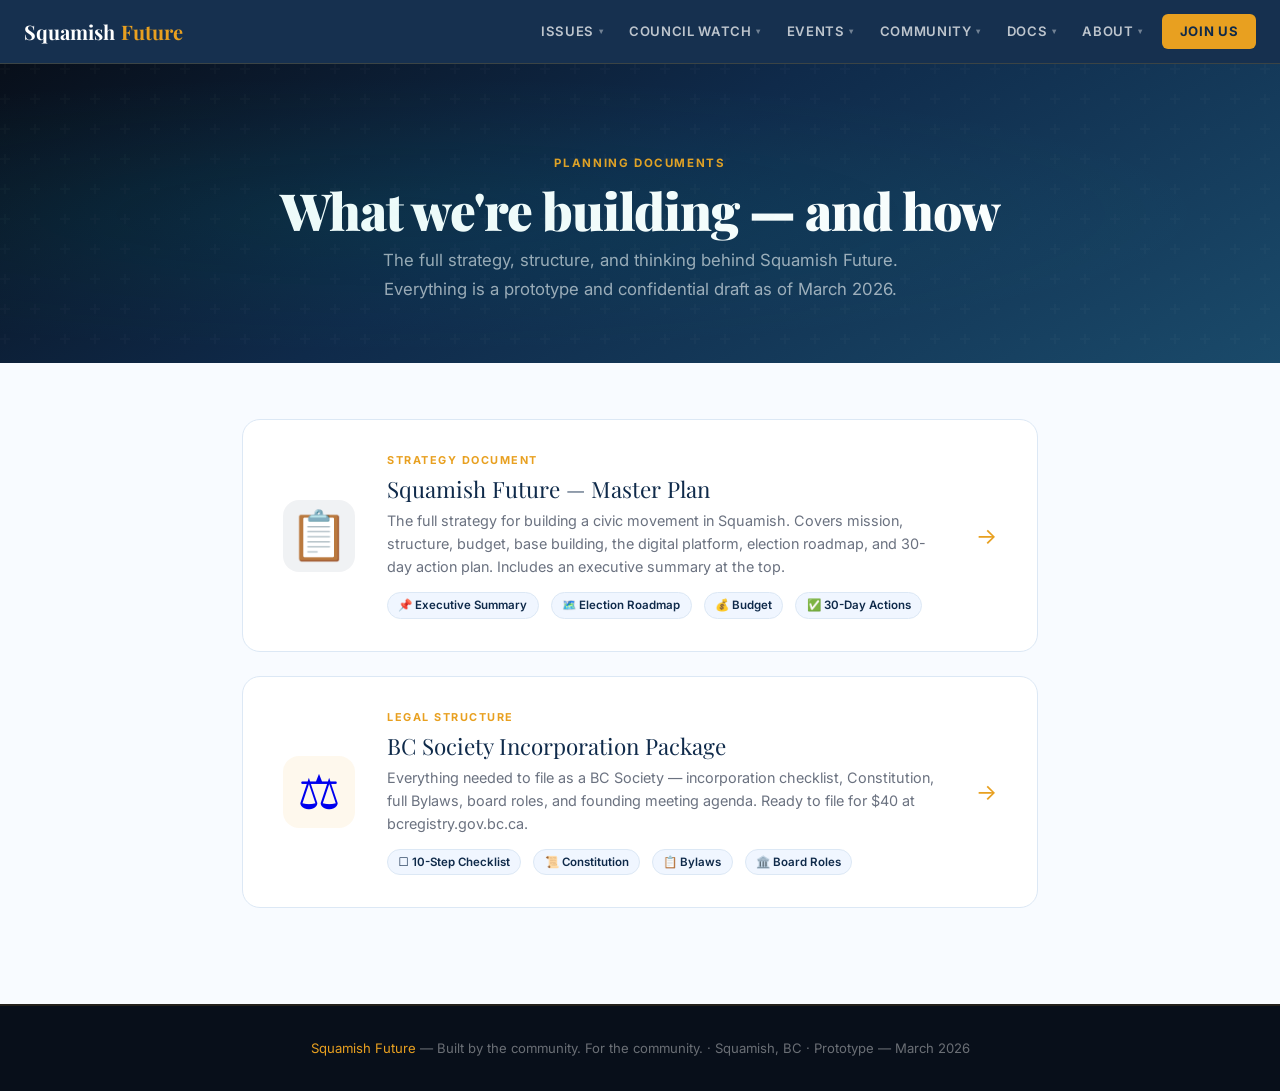
<file: docs/index.html>
<!DOCTYPE html>
<html lang="en">
<head>
  <meta charset="UTF-8" />
  <meta name="viewport" content="width=device-width, initial-scale=1.0" />
  <title>Documents — Squamish Future</title>
  <link rel="stylesheet" href="../brand.css" />
  <style>
    .page-hero { padding: 90px 2rem 60px; text-align: center; }
    .page-hero h1 { color: var(--white); margin-bottom: 0.5rem; }
    .page-hero p { color: rgba(255,255,255,0.6); font-size: 1.05rem; max-width: 520px; margin: 0 auto; line-height: 1.7; }
    .main { max-width: 860px; margin: 0 auto; padding: 3.5rem 2rem 6rem; }
    .docs-grid { display: flex; flex-direction: column; gap: 1.5rem; }
    .doc-card {
      background: var(--white); border: 1px solid var(--border); border-radius: 18px;
      display: flex; align-items: center; gap: 2rem; padding: 2rem 2.5rem;
      text-decoration: none; transition: all 0.22s;
    }
    .doc-card:hover { box-shadow: var(--shadow-lg); border-color: rgba(232,160,32,0.4); transform: translateY(-2px); }
    .doc-icon { font-size: 3rem; flex-shrink: 0; width: 72px; height: 72px; border-radius: 16px; display: flex; align-items: center; justify-content: center; }
    .doc-body { flex: 1; }
    .doc-label { font-size: 0.68rem; font-weight: 700; letter-spacing: 0.14em; text-transform: uppercase; color: var(--teal); margin-bottom: 0.4rem; display: block; }
    .doc-title { font-family: var(--font-display); font-size: 1.4rem; color: var(--navy); margin-bottom: 0.4rem; line-height: 1.2; }
    .doc-desc { font-size: 0.9rem; color: var(--grey); line-height: 1.6; }
    .doc-meta { display: flex; gap: 0.75rem; flex-wrap: wrap; margin-top: 0.85rem; }
    .doc-chip { font-size: 0.72rem; font-weight: 600; padding: 0.2rem 0.65rem; border-radius: 100px; background: var(--light); color: var(--navy); border: 1px solid var(--border); }
    .doc-arrow { font-size: 1.4rem; color: var(--teal); flex-shrink: 0; }
    footer { background: var(--navy-dark); color: rgba(255,255,255,0.4); padding: 2rem; text-align: center; font-size: 0.82rem; border-top: 2px solid rgba(232,160,32,0.12); }
    footer a { color: var(--teal); text-decoration: none; }
    @media (max-width: 600px) { .doc-card { flex-direction: column; align-items: flex-start; gap: 1rem; padding: 1.5rem; } .doc-arrow { display: none; } }
  </style>
</head>
<body>

<nav class="sf-nav" id="mainNav"></nav>

<div class="hero-bg page-hero">
  <span class="section-label" style="display:block;text-align:center;margin-bottom:0.75rem;">Planning Documents</span>
  <h1 class="display display-md">What we're building — and how</h1>
  <p>The full strategy, structure, and thinking behind Squamish Future. Everything is a prototype and confidential draft as of March 2026.</p>
</div>

<div class="main">
  <div class="docs-grid">

    <a href="master-plan.html" class="doc-card">
      <div class="doc-icon" style="background:rgba(15,42,74,0.06);">📋</div>
      <div class="doc-body">
        <span class="doc-label">Strategy Document</span>
        <div class="doc-title">Squamish Future — Master Plan</div>
        <div class="doc-desc">The full strategy for building a civic movement in Squamish. Covers mission, structure, budget, base building, the digital platform, election roadmap, and 30-day action plan. Includes an executive summary at the top.</div>
        <div class="doc-meta">
          <span class="doc-chip">📌 Executive Summary</span>
          <span class="doc-chip">🗺️ Election Roadmap</span>
          <span class="doc-chip">💰 Budget</span>
          <span class="doc-chip">✅ 30-Day Actions</span>
        </div>
      </div>
      <div class="doc-arrow">→</div>
    </a>

    <a href="society-package.html" class="doc-card">
      <div class="doc-icon" style="background:rgba(232,160,32,0.08);">⚖️</div>
      <div class="doc-body">
        <span class="doc-label">Legal Structure</span>
        <div class="doc-title">BC Society Incorporation Package</div>
        <div class="doc-desc">Everything needed to file as a BC Society — incorporation checklist, Constitution, full Bylaws, board roles, and founding meeting agenda. Ready to file for $40 at bcregistry.gov.bc.ca.</div>
        <div class="doc-meta">
          <span class="doc-chip">☐ 10-Step Checklist</span>
          <span class="doc-chip">📜 Constitution</span>
          <span class="doc-chip">📋 Bylaws</span>
          <span class="doc-chip">🏛️ Board Roles</span>
        </div>
      </div>
      <div class="doc-arrow">→</div>
    </a>

  </div>
</div>

<footer>
  <a href="../index.html">Squamish Future</a> — Built by the community. For the community. · Squamish, BC · Prototype — March 2026
</footer>

<script src="../nav.js"></script>
</body>
</html>
</file>
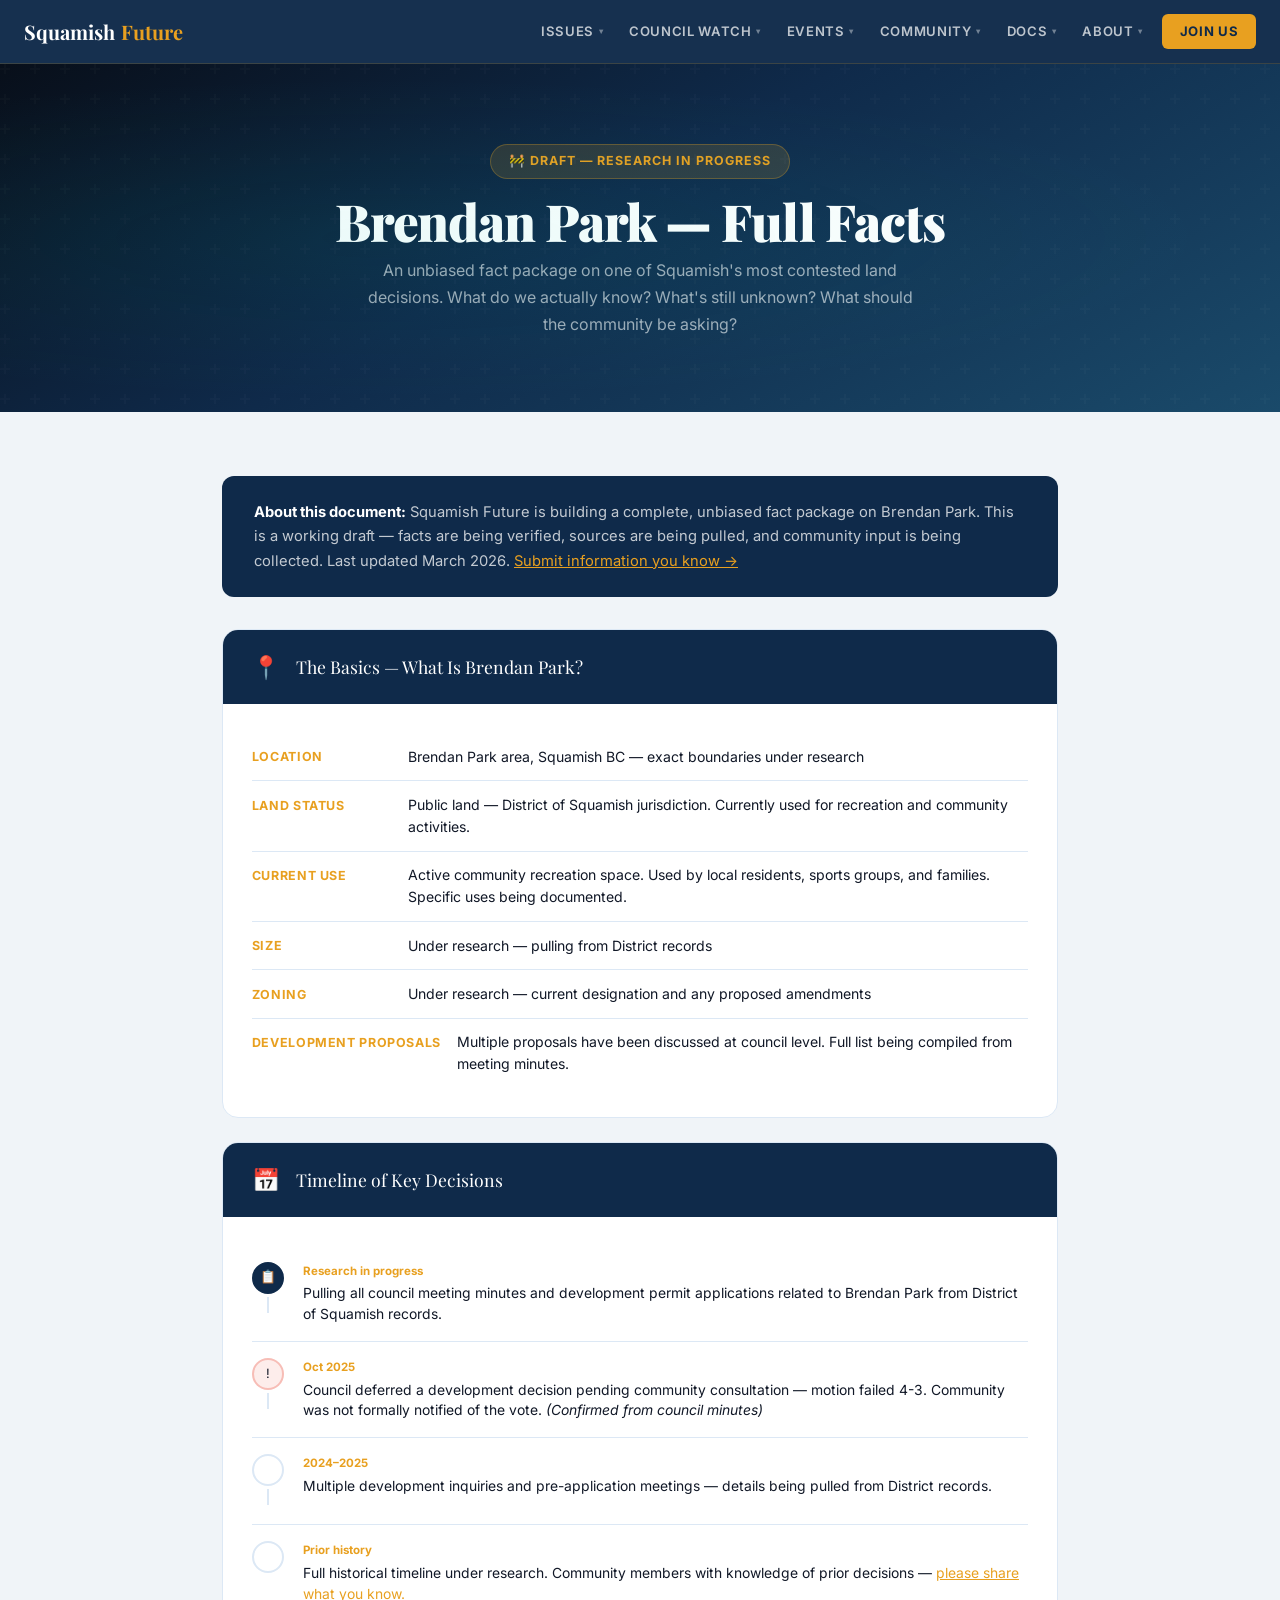
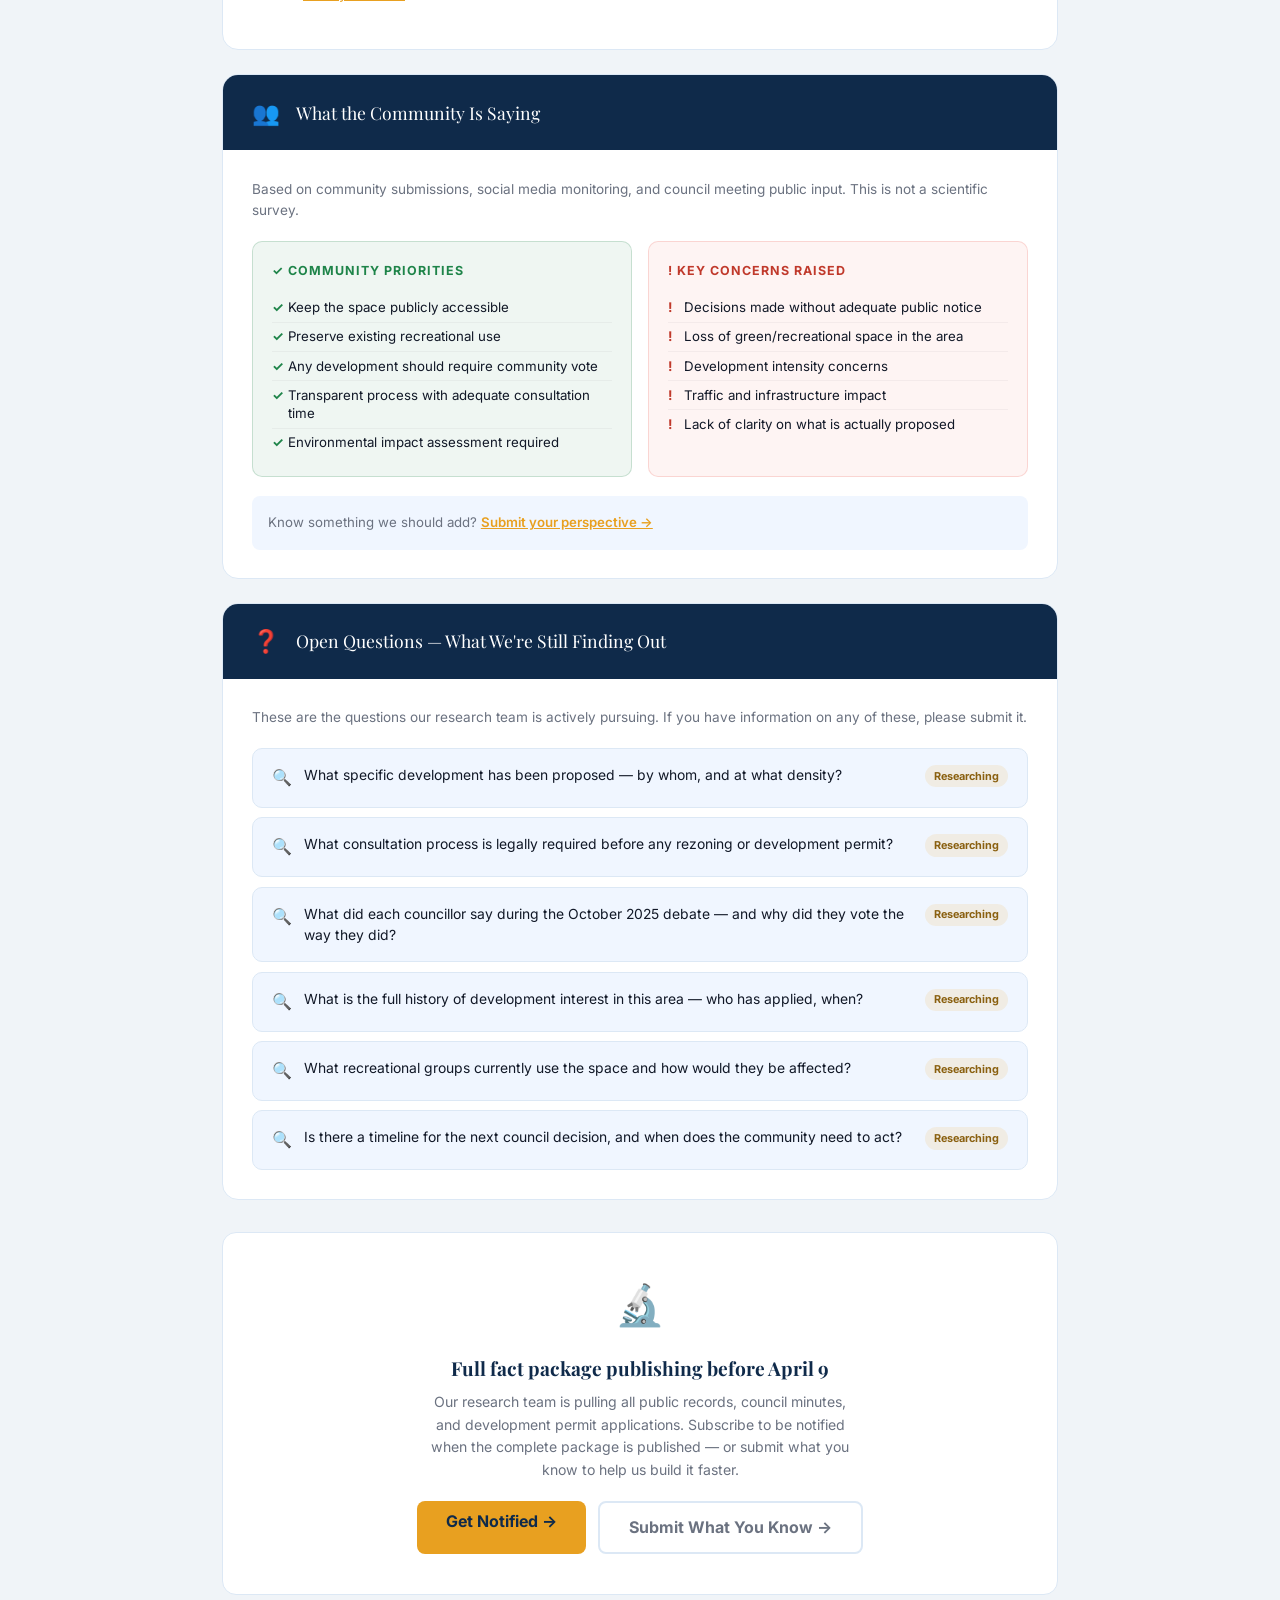
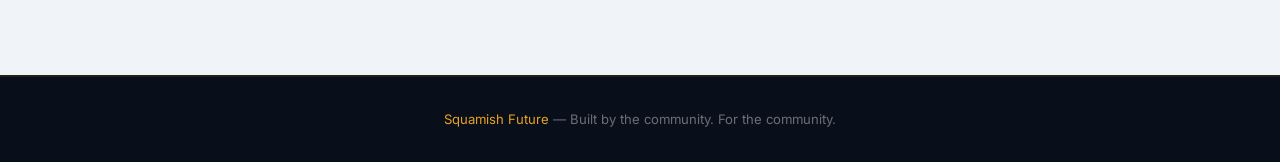
<file: brendan-park.html>
<!DOCTYPE html>
<html lang="en">
<head>
  <meta charset="UTF-8" />
  <meta name="viewport" content="width=device-width, initial-scale=1.0" />
  <title>Brendan Park Facts — Squamish Future</title>
  <link rel="stylesheet" href="brand.css" />
  <style>
    body { background: #f0f4f8; }
    .page-hero { padding: 80px 2rem 50px; text-align: center; }
    .page-hero h1 { color: white; margin-bottom: 0.5rem; }
    .page-hero p { color: rgba(255,255,255,0.6); font-size: 1rem; max-width: 560px; margin: 0 auto 1.5rem; line-height: 1.7; }
    .draft-banner { display: inline-flex; align-items: center; gap: 0.5rem; background: rgba(232,160,32,0.15); border: 1px solid rgba(232,160,32,0.3); color: var(--teal); font-size: 0.78rem; font-weight: 700; letter-spacing: 0.08em; text-transform: uppercase; padding: 0.4rem 1.1rem; border-radius: 100px; }

    .main { max-width: 900px; margin: 0 auto; padding: 2.5rem 2rem 5rem; }

    /* FACT SECTIONS */
    .fact-section { background: white; border: 1px solid var(--border); border-radius: 16px; overflow: hidden; margin-bottom: 1.5rem; }
    .fs-header { background: var(--navy); padding: 1.2rem 1.8rem; display: flex; align-items: center; gap: 1rem; }
    .fs-icon { font-size: 1.4rem; }
    .fs-title { font-family: var(--font-display); font-size: 1.1rem; color: white; }
    .fs-body { padding: 1.8rem; }

    .fact-row { display: flex; gap: 1rem; padding: 0.8rem 0; border-bottom: 1px solid var(--border); align-items: flex-start; }
    .fact-row:last-child { border-bottom: none; }
    .fact-label { font-size: 0.78rem; font-weight: 700; color: var(--teal); min-width: 140px; flex-shrink: 0; text-transform: uppercase; letter-spacing: 0.05em; padding-top: 0.1rem; }
    .fact-value { font-size: 0.88rem; color: var(--dark); line-height: 1.55; flex: 1; }

    /* TIMELINE */
    .timeline { display: flex; flex-direction: column; gap: 0; }
    .tl-item { display: flex; gap: 1.2rem; padding: 1rem 0; border-bottom: 1px solid var(--border); align-items: flex-start; }
    .tl-item:last-child { border-bottom: none; }
    .tl-dot-wrap { display: flex; flex-direction: column; align-items: center; flex-shrink: 0; }
    .tl-dot { width: 32px; height: 32px; border-radius: 50%; display: flex; align-items: center; justify-content: center; font-size: 0.8rem; flex-shrink: 0; border: 2px solid var(--border); background: white; }
    .tl-dot.key { background: var(--navy); border-color: var(--navy); color: var(--teal); font-weight: 800; }
    .tl-dot.concern { background: rgba(231,76,60,0.1); border-color: rgba(231,76,60,0.3); }
    .tl-line { width: 2px; flex: 1; background: var(--border); margin: 3px 0; min-height: 16px; }
    .tl-year { font-size: 0.72rem; font-weight: 700; color: var(--teal); margin-bottom: 0.2rem; }
    .tl-text { font-size: 0.87rem; color: var(--dark); line-height: 1.5; }

    /* COMMUNITY SENTIMENT */
    .sentiment-grid { display: grid; grid-template-columns: 1fr 1fr; gap: 1rem; }
    .sent-card { border-radius: 10px; padding: 1.2rem; }
    .sent-card.support { background: rgba(30,132,73,0.07); border: 1px solid rgba(30,132,73,0.2); }
    .sent-card.concern { background: rgba(231,76,60,0.06); border: 1px solid rgba(231,76,60,0.18); }
    .sent-title { font-size: 0.78rem; font-weight: 700; text-transform: uppercase; letter-spacing: 0.08em; margin-bottom: 0.75rem; }
    .sent-card.support .sent-title { color: var(--green); }
    .sent-card.concern .sent-title { color: #c0392b; }
    .sent-item { font-size: 0.83rem; color: var(--dark); padding: 0.3rem 0 0.3rem 1rem; position: relative; line-height: 1.4; border-bottom: 1px solid rgba(0,0,0,0.04); }
    .sent-item:last-child { border-bottom: none; }
    .sent-card.support .sent-item::before { content: '✓'; position: absolute; left: 0; color: var(--green); font-weight: 700; }
    .sent-card.concern .sent-item::before { content: '!'; position: absolute; left: 0; color: #c0392b; font-weight: 700; }

    /* QUESTIONS */
    .question-list { display: flex; flex-direction: column; gap: 0.6rem; }
    .q-item { background: var(--light); border: 1px solid var(--border); border-radius: 10px; padding: 1rem 1.2rem; display: flex; gap: 0.75rem; align-items: flex-start; }
    .q-item .qi { font-size: 1rem; flex-shrink: 0; }
    .q-item .qt { font-size: 0.87rem; color: var(--dark); line-height: 1.5; }
    .q-item.answered { border-color: rgba(30,132,73,0.25); }
    .q-item.answered .qt { color: var(--navy); font-weight: 600; }
    .q-badge { font-size: 0.68rem; font-weight: 700; padding: 0.15rem 0.55rem; border-radius: 100px; margin-left: auto; white-space: nowrap; flex-shrink: 0; }
    .q-badge.researching { background: rgba(232,160,32,0.12); color: #8a6010; }
    .q-badge.answered-badge { background: rgba(30,132,73,0.1); color: var(--green); }

    .callout-box { background: var(--navy); border-radius: 12px; padding: 1.5rem 2rem; margin: 1.5rem 0; }
    .callout-box p { font-size: 0.92rem; color: rgba(255,255,255,0.75); line-height: 1.65; margin: 0; }
    .callout-box strong { color: white; }

    .coming-card { background: white; border: 1px solid var(--border); border-radius: 14px; padding: 2.5rem; text-align: center; margin-top: 2rem; }
    .coming-card .icon { font-size: 2.5rem; margin-bottom: 1rem; display: block; }
    .coming-card h3 { font-family: var(--font-display); font-size: 1.2rem; color: var(--navy); margin-bottom: 0.5rem; }
    .coming-card p { font-size: 0.88rem; color: var(--grey); line-height: 1.6; max-width: 420px; margin: 0 auto; }

    footer { background: var(--navy-dark); color: rgba(255,255,255,0.4); padding: 2rem; text-align: center; font-size: 0.82rem; border-top: 2px solid rgba(232,160,32,0.12); }
    footer a { color: var(--teal); text-decoration: none; }
    @media (max-width: 600px) { .sentiment-grid { grid-template-columns: 1fr; } }
  </style>
</head>
<body>
<nav id="mainNav"></nav>

<div class="hero-bg page-hero">
  <span class="draft-banner">🚧 Draft — Research in Progress</span>
  <h1 class="display display-md" style="margin-top:1rem;">Brendan Park — Full Facts</h1>
  <p>An unbiased fact package on one of Squamish's most contested land decisions. What do we actually know? What's still unknown? What should the community be asking?</p>
</div>

<div class="main">

  <div class="callout-box" style="margin-bottom:2rem;">
    <p><strong>About this document:</strong> Squamish Future is building a complete, unbiased fact package on Brendan Park. This is a working draft — facts are being verified, sources are being pulled, and community input is being collected. Last updated March 2026. <a href="submit.html" style="color:var(--teal);">Submit information you know →</a></p>
  </div>

  <!-- THE BASICS -->
  <div class="fact-section">
    <div class="fs-header"><span class="fs-icon">📍</span><div class="fs-title">The Basics — What Is Brendan Park?</div></div>
    <div class="fs-body">
      <div class="fact-row"><span class="fact-label">Location</span><span class="fact-value">Brendan Park area, Squamish BC — exact boundaries under research</span></div>
      <div class="fact-row"><span class="fact-label">Land Status</span><span class="fact-value">Public land — District of Squamish jurisdiction. Currently used for recreation and community activities.</span></div>
      <div class="fact-row"><span class="fact-label">Current Use</span><span class="fact-value">Active community recreation space. Used by local residents, sports groups, and families. Specific uses being documented.</span></div>
      <div class="fact-row"><span class="fact-label">Size</span><span class="fact-value">Under research — pulling from District records</span></div>
      <div class="fact-row"><span class="fact-label">Zoning</span><span class="fact-value">Under research — current designation and any proposed amendments</span></div>
      <div class="fact-row"><span class="fact-label">Development Proposals</span><span class="fact-value">Multiple proposals have been discussed at council level. Full list being compiled from meeting minutes.</span></div>
    </div>
  </div>

  <!-- TIMELINE -->
  <div class="fact-section">
    <div class="fs-header"><span class="fs-icon">📅</span><div class="fs-title">Timeline of Key Decisions</div></div>
    <div class="fs-body">
      <div class="timeline">
        <div class="tl-item">
          <div class="tl-dot-wrap"><div class="tl-dot key">📋</div><div class="tl-line"></div></div>
          <div><div class="tl-year">Research in progress</div><div class="tl-text">Pulling all council meeting minutes and development permit applications related to Brendan Park from District of Squamish records.</div></div>
        </div>
        <div class="tl-item">
          <div class="tl-dot-wrap"><div class="tl-dot concern">!</div><div class="tl-line"></div></div>
          <div><div class="tl-year">Oct 2025</div><div class="tl-text">Council deferred a development decision pending community consultation — motion failed 4-3. Community was not formally notified of the vote. <em>(Confirmed from council minutes)</em></div></div>
        </div>
        <div class="tl-item">
          <div class="tl-dot-wrap"><div class="tl-dot"></div><div class="tl-line"></div></div>
          <div><div class="tl-year">2024–2025</div><div class="tl-text">Multiple development inquiries and pre-application meetings — details being pulled from District records.</div></div>
        </div>
        <div class="tl-item">
          <div class="tl-dot-wrap"><div class="tl-dot"></div></div>
          <div><div class="tl-year">Prior history</div><div class="tl-text">Full historical timeline under research. Community members with knowledge of prior decisions — <a href="submit.html" style="color:var(--teal);">please share what you know.</a></div></div>
        </div>
      </div>
    </div>
  </div>

  <!-- COMMUNITY SENTIMENT -->
  <div class="fact-section">
    <div class="fs-header"><span class="fs-icon">👥</span><div class="fs-title">What the Community Is Saying</div></div>
    <div class="fs-body">
      <p style="font-size:0.85rem;color:var(--grey);margin-bottom:1.2rem;line-height:1.6;">Based on community submissions, social media monitoring, and council meeting public input. This is not a scientific survey.</p>
      <div class="sentiment-grid">
        <div class="sent-card support">
          <div class="sent-title">✓ Community Priorities</div>
          <div class="sent-item">Keep the space publicly accessible</div>
          <div class="sent-item">Preserve existing recreational use</div>
          <div class="sent-item">Any development should require community vote</div>
          <div class="sent-item">Transparent process with adequate consultation time</div>
          <div class="sent-item">Environmental impact assessment required</div>
        </div>
        <div class="sent-card concern">
          <div class="sent-title">! Key Concerns Raised</div>
          <div class="sent-item">Decisions made without adequate public notice</div>
          <div class="sent-item">Loss of green/recreational space in the area</div>
          <div class="sent-item">Development intensity concerns</div>
          <div class="sent-item">Traffic and infrastructure impact</div>
          <div class="sent-item">Lack of clarity on what is actually proposed</div>
        </div>
      </div>
      <div style="margin-top:1.2rem;padding:1rem;background:var(--light);border-radius:8px;font-size:0.83rem;color:var(--grey);">
        Know something we should add? <a href="submit.html" style="color:var(--teal);font-weight:600;">Submit your perspective →</a>
      </div>
    </div>
  </div>

  <!-- OPEN QUESTIONS -->
  <div class="fact-section">
    <div class="fs-header"><span class="fs-icon">❓</span><div class="fs-title">Open Questions — What We're Still Finding Out</div></div>
    <div class="fs-body">
      <p style="font-size:0.85rem;color:var(--grey);margin-bottom:1.2rem;">These are the questions our research team is actively pursuing. If you have information on any of these, please submit it.</p>
      <div class="question-list">
        <div class="q-item"><span class="qi">🔍</span><span class="qt">What specific development has been proposed — by whom, and at what density?</span><span class="q-badge researching">Researching</span></div>
        <div class="q-item"><span class="qi">🔍</span><span class="qt">What consultation process is legally required before any rezoning or development permit?</span><span class="q-badge researching">Researching</span></div>
        <div class="q-item"><span class="qi">🔍</span><span class="qt">What did each councillor say during the October 2025 debate — and why did they vote the way they did?</span><span class="q-badge researching">Researching</span></div>
        <div class="q-item"><span class="qi">🔍</span><span class="qt">What is the full history of development interest in this area — who has applied, when?</span><span class="q-badge researching">Researching</span></div>
        <div class="q-item"><span class="qi">🔍</span><span class="qt">What recreational groups currently use the space and how would they be affected?</span><span class="q-badge researching">Researching</span></div>
        <div class="q-item"><span class="qi">🔍</span><span class="qt">Is there a timeline for the next council decision, and when does the community need to act?</span><span class="q-badge researching">Researching</span></div>
      </div>
    </div>
  </div>

  <div class="coming-card">
    <span class="icon">🔬</span>
    <h3>Full fact package publishing before April 9</h3>
    <p>Our research team is pulling all public records, council minutes, and development permit applications. Subscribe to be notified when the complete package is published — or submit what you know to help us build it faster.</p>
    <div style="display:flex;gap:0.75rem;justify-content:center;flex-wrap:wrap;margin-top:1.2rem;">
      <a href="index.html#join" class="btn btn-teal" style="display:inline-block;padding:0.75rem 1.8rem;border-radius:8px;font-weight:700;text-decoration:none;background:var(--teal);color:var(--navy);">Get Notified →</a>
      <a href="submit.html" style="display:inline-block;padding:0.75rem 1.8rem;border-radius:8px;font-weight:700;text-decoration:none;border:2px solid var(--border);color:var(--grey);">Submit What You Know →</a>
    </div>
  </div>

</div>

<footer><a href="index.html">Squamish Future</a> — Built by the community. For the community.</footer>

<script src="nav.js"></script>
</body>
</html>
</file>
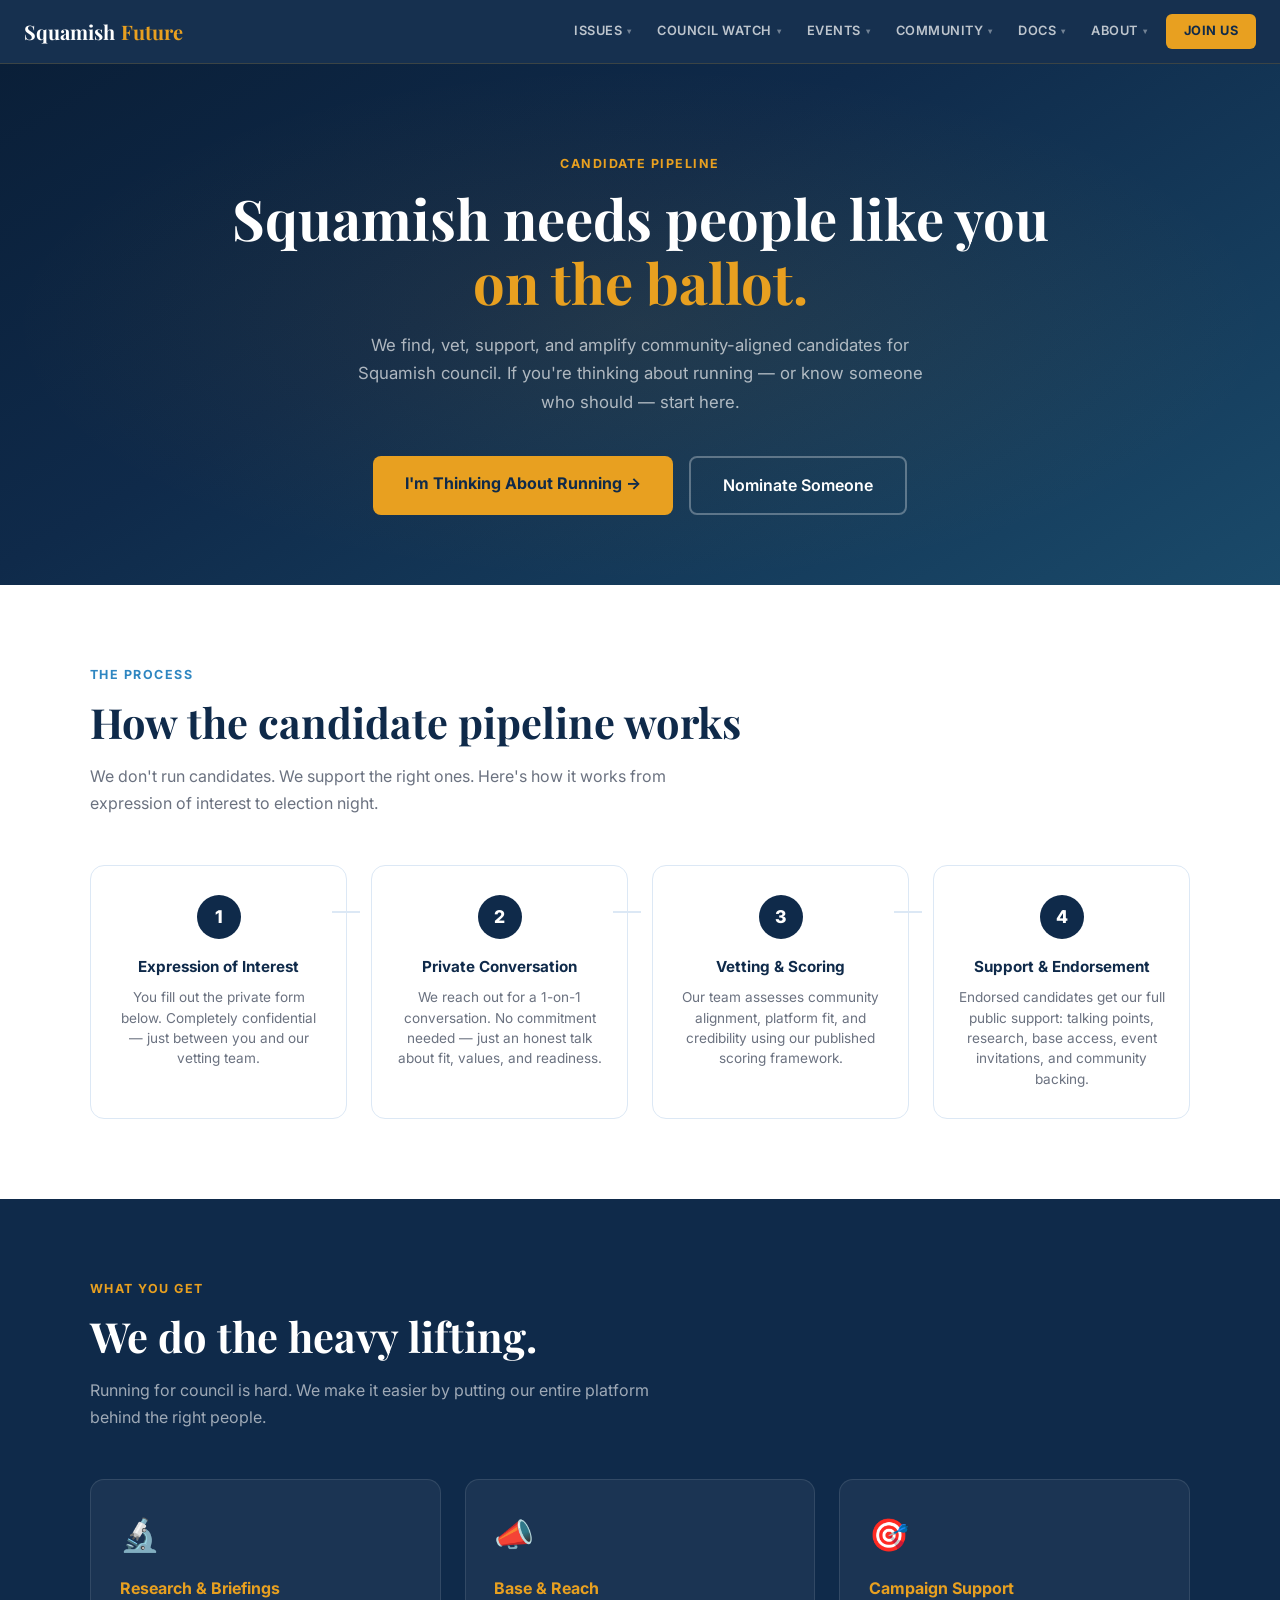
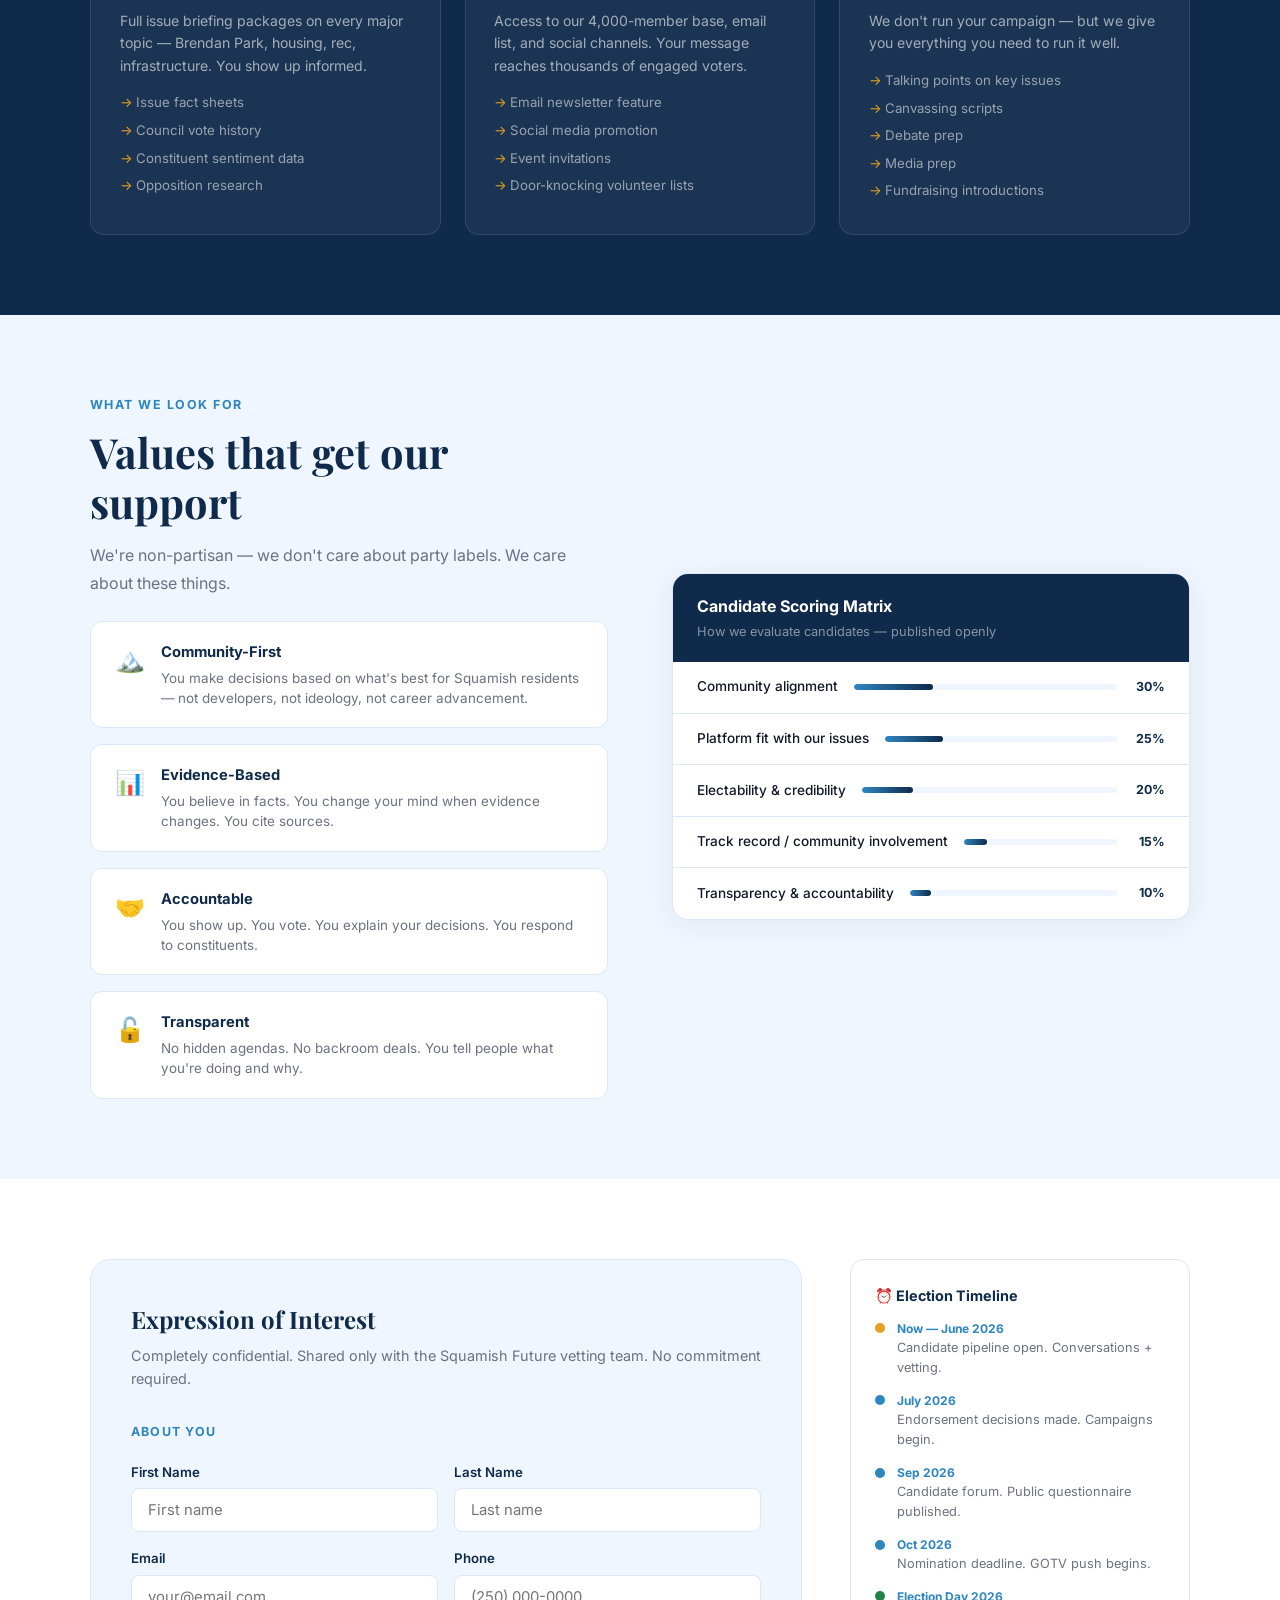
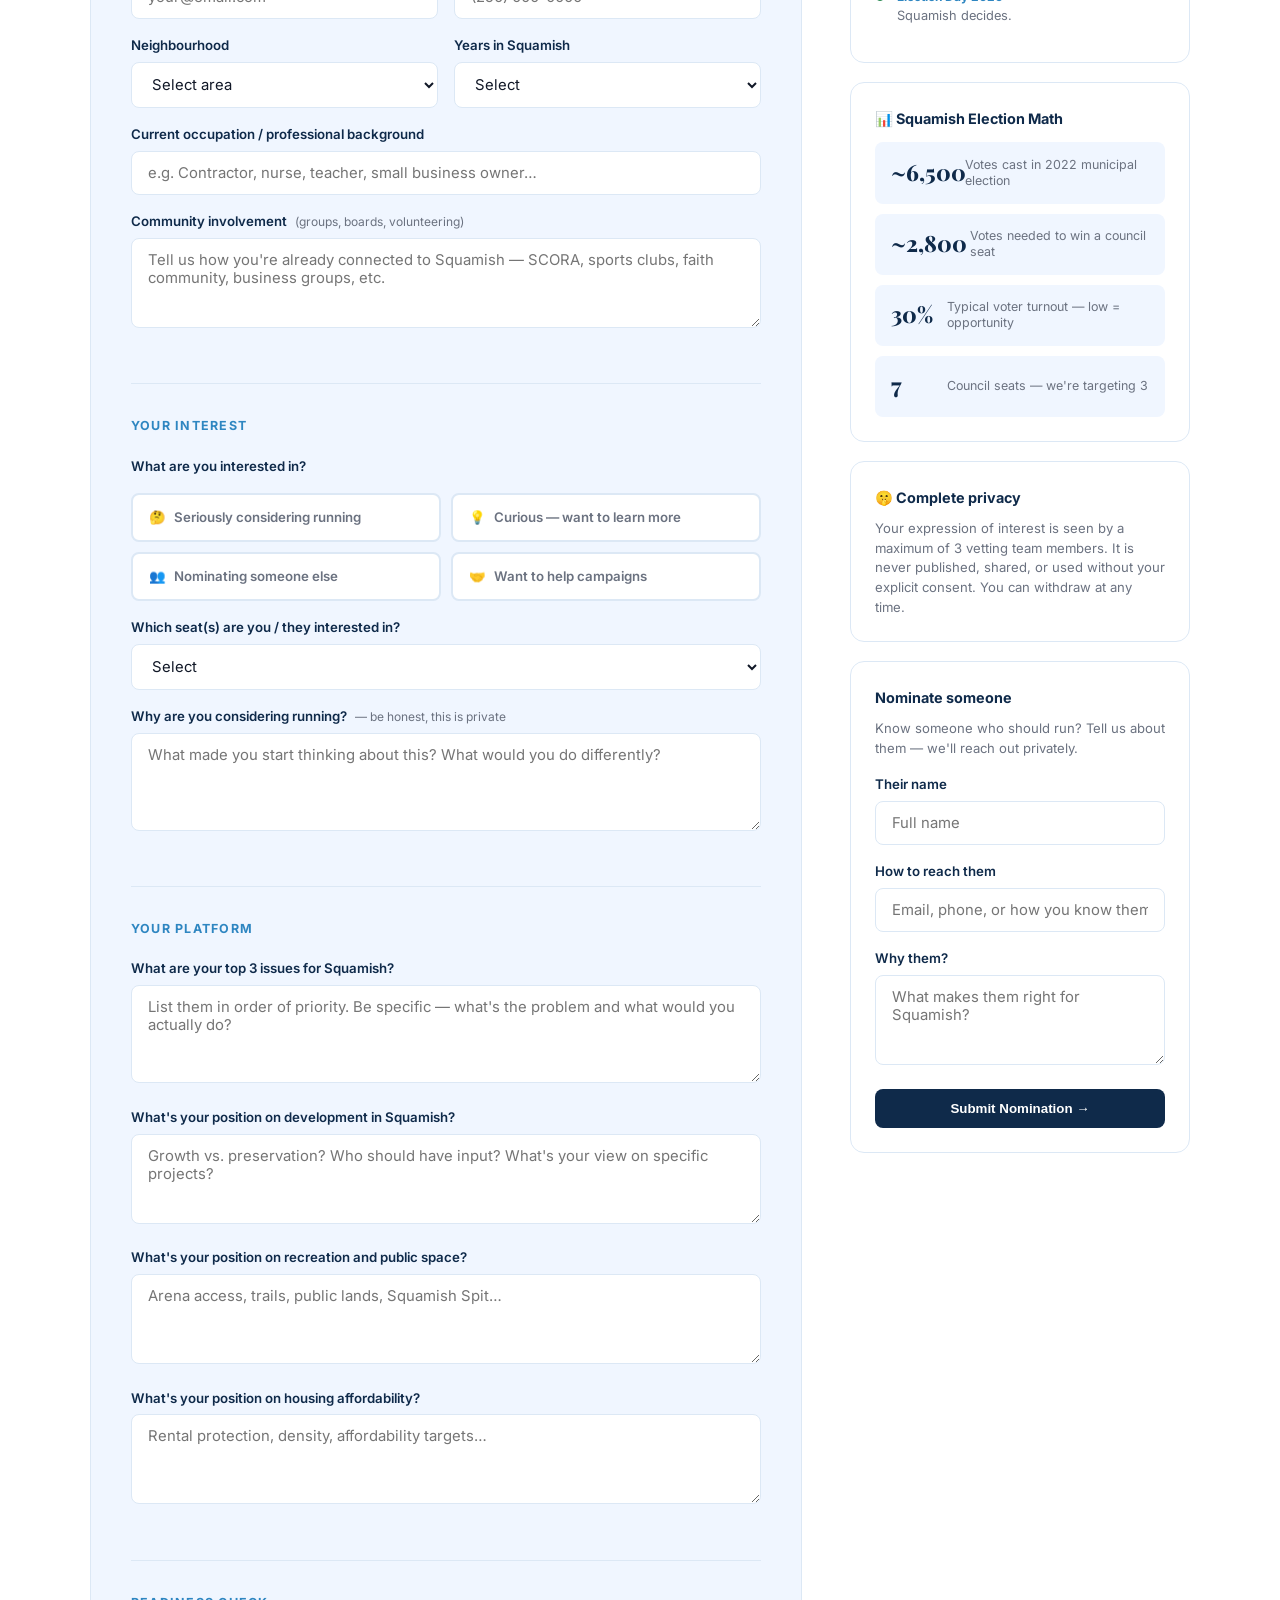
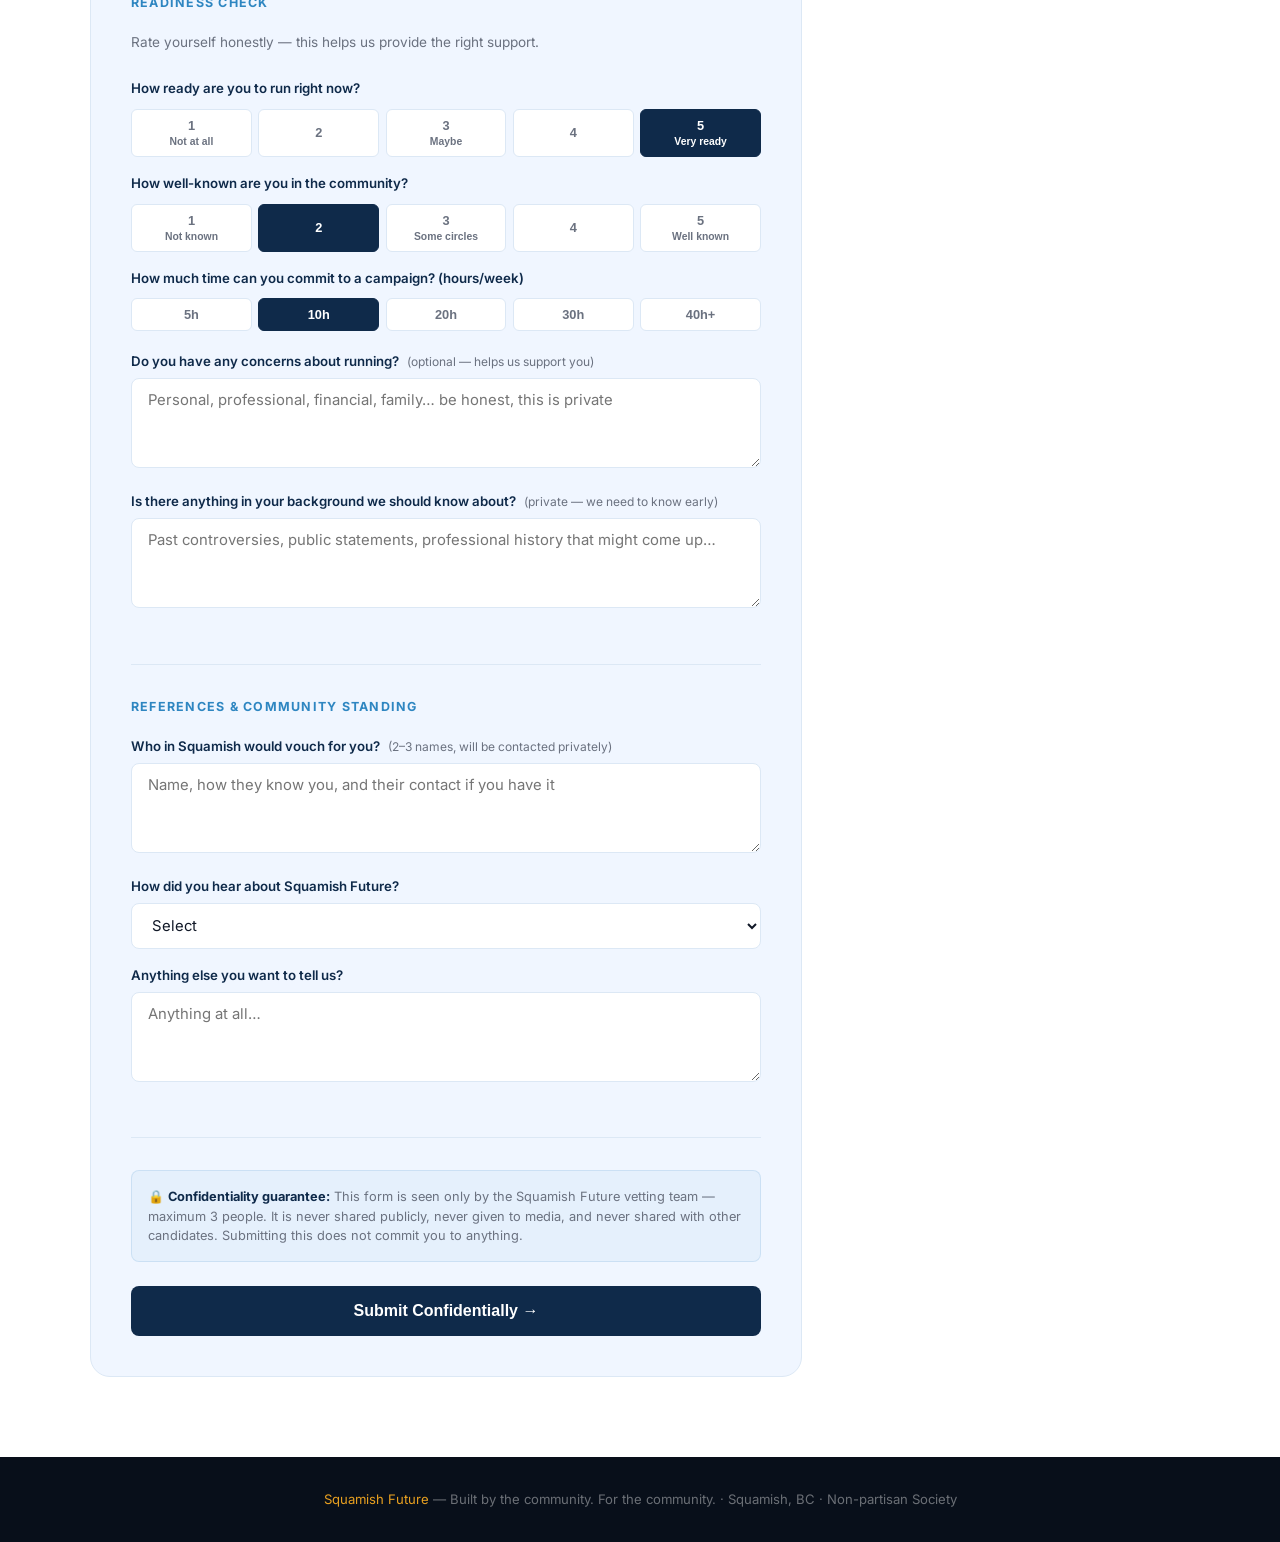
<file: candidate.html>
<!DOCTYPE html>
<html lang="en">
<head>
  <meta charset="UTF-8" />
  <meta name="viewport" content="width=device-width, initial-scale=1.0" />
  <title>Run for Council — Squamish Future</title>
  <meta name="description" content="Thinking about running for Squamish council? Squamish Future vets, supports, and amplifies community-aligned candidates." />
  <link rel="preconnect" href="https://fonts.googleapis.com" />
  <link href="https://fonts.googleapis.com/css2?family=Inter:wght@300;400;500;600;700;800&family=Playfair+Display:wght@700;900&display=swap" rel="stylesheet" />
  <style>
    *, *::before, *::after { box-sizing: border-box; margin: 0; padding: 0; }
    :root {
      --navy: #0f2a4a; --blue: #1a5276; --sky: #2e86c1; --gold: #e8a020;
      --green: #1e8449; --light: #f0f6ff; --white: #ffffff;
      --grey: #6b7280; --dark: #111827; --border: #dce8f5; --purple: #6c3483;
    }
    html { scroll-behavior: smooth; }
    body { font-family: 'Inter', sans-serif; color: var(--dark); background: var(--light); line-height: 1.6; }
    .nav-logo span { color: var(--gold); }
    /* HERO */
    .page-hero {
      background: linear-gradient(150deg, #0a1f38 0%, var(--navy) 40%, #1a4a6a 100%);
      padding: 90px 2rem 70px; text-align: center; position: relative; overflow: hidden;
    }
    .page-hero::before {
      content: ''; position: absolute; inset: 0;
      background: radial-gradient(ellipse at center, rgba(232,160,32,0.08) 0%, transparent 70%);
    }
    .page-hero .label { font-size: 0.78rem; font-weight: 700; letter-spacing: 0.12em; text-transform: uppercase; color: var(--gold); margin-bottom: 0.75rem; display: block; position: relative; z-index: 1; }
    .page-hero h1 { font-family: 'Playfair Display', serif; font-size: clamp(2.2rem, 5vw, 3.5rem); color: white; margin-bottom: 1rem; line-height: 1.15; position: relative; z-index: 1; }
    .page-hero h1 span { color: var(--gold); }
    .page-hero p { color: rgba(255,255,255,0.65); font-size: 1.05rem; max-width: 600px; margin: 0 auto 2.5rem; line-height: 1.7; position: relative; z-index: 1; }
    .hero-btns { display: flex; gap: 1rem; justify-content: center; flex-wrap: wrap; position: relative; z-index: 1; }
    .btn-gold { background: var(--gold); color: var(--navy); text-decoration: none; padding: 0.9rem 2rem; border-radius: 8px; font-weight: 700; font-size: 1rem; transition: all 0.2s; display: inline-block; border: none; cursor: pointer; }
    .btn-gold:hover { background: #f0b030; transform: translateY(-1px); box-shadow: 0 4px 20px rgba(232,160,32,0.4); }
    .btn-outline { border: 2px solid rgba(255,255,255,0.3); color: white; text-decoration: none; padding: 0.9rem 2rem; border-radius: 8px; font-weight: 600; font-size: 1rem; transition: all 0.2s; display: inline-block; }
    .btn-outline:hover { border-color: white; background: rgba(255,255,255,0.08); }

    /* HOW IT WORKS */
    .section { padding: 80px 2rem; }
    .container { max-width: 1100px; margin: 0 auto; }
    .section-label { font-size: 0.78rem; font-weight: 700; letter-spacing: 0.12em; text-transform: uppercase; color: var(--sky); margin-bottom: 0.75rem; display: block; }
    .section-title { font-family: 'Playfair Display', serif; font-size: clamp(1.8rem, 3.5vw, 2.6rem); color: var(--navy); line-height: 1.2; margin-bottom: 1rem; }
    .section-sub { font-size: 1rem; color: var(--grey); max-width: 580px; line-height: 1.7; }

    .steps-grid { display: grid; grid-template-columns: repeat(4, 1fr); gap: 1.5rem; margin-top: 3rem; }
    .step-card {
      background: var(--white); border: 1px solid var(--border); border-radius: 14px;
      padding: 1.8rem 1.5rem; position: relative; text-align: center;
    }
    .step-num {
      width: 44px; height: 44px; border-radius: 50%;
      background: var(--navy); color: white;
      font-size: 1.1rem; font-weight: 800;
      display: flex; align-items: center; justify-content: center;
      margin: 0 auto 1rem;
    }
    .step-card h3 { font-size: 0.95rem; font-weight: 700; color: var(--navy); margin-bottom: 0.5rem; }
    .step-card p { font-size: 0.85rem; color: var(--grey); line-height: 1.5; }
    .step-connector {
      position: absolute; top: 2.8rem; right: -0.9rem;
      width: 1.8rem; height: 2px; background: var(--border); z-index: 1;
    }
    .step-card:last-child .step-connector { display: none; }

    /* WHAT WE OFFER */
    .offer-section { background: var(--navy); }
    .offer-section .section-label { color: var(--gold); }
    .offer-section .section-title { color: white; }
    .offer-grid { display: grid; grid-template-columns: repeat(3, 1fr); gap: 1.5rem; margin-top: 3rem; }
    .offer-card {
      background: rgba(255,255,255,0.05); border: 1px solid rgba(255,255,255,0.1);
      border-radius: 14px; padding: 1.8rem;
    }
    .offer-icon { font-size: 2rem; margin-bottom: 1rem; display: block; }
    .offer-card h3 { color: var(--gold); font-size: 1rem; font-weight: 700; margin-bottom: 0.5rem; }
    .offer-card p { color: rgba(255,255,255,0.6); font-size: 0.88rem; line-height: 1.6; }
    .offer-list { list-style: none; margin-top: 0.75rem; }
    .offer-list li { font-size: 0.83rem; color: rgba(255,255,255,0.55); padding: 0.2rem 0; padding-left: 1rem; position: relative; }
    .offer-list li::before { content: '→'; position: absolute; left: 0; color: var(--gold); }

    /* VALUES */
    .values-section { background: var(--light); }
    .values-grid { display: grid; grid-template-columns: 1fr 1fr; gap: 4rem; align-items: center; }
    .value-list { display: flex; flex-direction: column; gap: 1rem; margin-top: 1.5rem; }
    .value-row {
      display: flex; gap: 1rem; align-items: flex-start;
      background: var(--white); padding: 1.2rem 1.5rem; border-radius: 12px;
      border: 1px solid var(--border);
    }
    .value-icon { font-size: 1.5rem; flex-shrink: 0; }
    .value-row h4 { font-size: 0.92rem; font-weight: 700; color: var(--navy); margin-bottom: 0.2rem; }
    .value-row p { font-size: 0.84rem; color: var(--grey); line-height: 1.5; }
    .scoring-card {
      background: var(--white); border: 1px solid var(--border); border-radius: 16px; overflow: hidden;
      box-shadow: 0 4px 30px rgba(15,42,74,0.07);
    }
    .scoring-header { background: var(--navy); padding: 1.2rem 1.5rem; }
    .scoring-header h3 { color: white; font-size: 1rem; font-weight: 700; }
    .scoring-header p { color: rgba(255,255,255,0.5); font-size: 0.8rem; margin-top: 0.2rem; }
    .scoring-row { padding: 0.9rem 1.5rem; border-bottom: 1px solid var(--border); display: flex; align-items: center; justify-content: space-between; }
    .scoring-row:last-child { border-bottom: none; }
    .scoring-label { font-size: 0.85rem; color: var(--dark); font-weight: 500; }
    .scoring-bar-wrap { flex: 1; margin: 0 1rem; height: 6px; background: var(--light); border-radius: 100px; overflow: hidden; }
    .scoring-bar { height: 100%; border-radius: 100px; background: linear-gradient(90deg, var(--sky), var(--navy)); }
    .scoring-pct { font-size: 0.78rem; font-weight: 700; color: var(--navy); min-width: 32px; text-align: right; }

    /* THE FORM */
    .form-section-wrap { background: var(--white); }
    .form-layout { display: grid; grid-template-columns: 1fr 340px; gap: 3rem; align-items: start; }

    .candidate-form { background: var(--light); border: 1px solid var(--border); border-radius: 20px; padding: 2.5rem; }
    .candidate-form h2 { font-family: 'Playfair Display', serif; font-size: 1.5rem; color: var(--navy); margin-bottom: 0.4rem; }
    .candidate-form > p { color: var(--grey); font-size: 0.9rem; margin-bottom: 2rem; }

    .form-block { margin-bottom: 2rem; padding-bottom: 2rem; border-bottom: 1px solid var(--border); }
    .form-block:last-of-type { border-bottom: none; }
    .form-block-title { font-size: 0.78rem; font-weight: 700; letter-spacing: 0.1em; text-transform: uppercase; color: var(--sky); margin-bottom: 1.2rem; }

    .field { margin-bottom: 1rem; }
    .field label { display: block; font-size: 0.83rem; font-weight: 600; color: var(--navy); margin-bottom: 0.35rem; }
    .field .hint { font-size: 0.75rem; color: var(--grey); font-weight: 400; margin-left: 0.3rem; }
    .field input, .field select, .field textarea {
      width: 100%; padding: 0.75rem 1rem;
      border: 1.5px solid var(--border); border-radius: 8px;
      font-size: 0.93rem; font-family: 'Inter', sans-serif;
      color: var(--dark); background: var(--white); outline: none;
      transition: border-color 0.2s, box-shadow 0.2s;
    }
    .field input:focus, .field select:focus, .field textarea:focus {
      border-color: var(--sky); box-shadow: 0 0 0 3px rgba(46,134,193,0.1);
    }
    .field textarea { resize: vertical; min-height: 90px; }
    .field-row { display: grid; grid-template-columns: 1fr 1fr; gap: 1rem; }

    .interest-grid { display: grid; grid-template-columns: 1fr 1fr; gap: 0.6rem; margin-bottom: 1rem; }
    .int-opt { display: none; }
    .int-label {
      padding: 0.75rem 1rem; border: 2px solid var(--border); border-radius: 8px;
      cursor: pointer; font-size: 0.83rem; font-weight: 600; color: var(--grey);
      display: flex; align-items: center; gap: 0.5rem; transition: all 0.2s;
      background: var(--white);
    }
    .int-opt:checked + .int-label { border-color: var(--sky); background: rgba(46,134,193,0.07); color: var(--navy); }

    .scale-group { margin-bottom: 1rem; }
    .scale-group label { display: block; font-size: 0.83rem; font-weight: 600; color: var(--navy); margin-bottom: 0.6rem; }
    .scale-opts { display: flex; gap: 0.4rem; }
    .scale-btn {
      flex: 1; padding: 0.5rem 0; border: 1.5px solid var(--border); border-radius: 6px;
      background: var(--white); font-size: 0.8rem; font-weight: 600; color: var(--grey);
      cursor: pointer; transition: all 0.2s; text-align: center;
    }
    .scale-btn:hover { border-color: var(--sky); }
    .scale-btn.sel { background: var(--navy); border-color: var(--navy); color: white; }

    .privacy-box {
      padding: 1rem; background: rgba(46,134,193,0.05); border: 1px solid rgba(46,134,193,0.15);
      border-radius: 8px; font-size: 0.8rem; color: var(--grey); line-height: 1.5; margin-bottom: 1.5rem;
    }
    .privacy-box strong { color: var(--navy); }

    .submit-btn {
      width: 100%; background: var(--navy); color: white; border: none;
      padding: 1rem; border-radius: 8px; font-size: 1rem; font-weight: 700;
      cursor: pointer; transition: all 0.2s;
    }
    .submit-btn:hover { background: var(--blue); transform: translateY(-1px); }

    /* SIDEBAR */
    .candidate-sidebar { position: sticky; top: 80px; }
    .sidebar-card { background: var(--white); border: 1px solid var(--border); border-radius: 14px; padding: 1.5rem; margin-bottom: 1.2rem; }
    .sidebar-card h4 { font-size: 0.9rem; font-weight: 700; color: var(--navy); margin-bottom: 0.6rem; }
    .sidebar-card p { font-size: 0.82rem; color: var(--grey); line-height: 1.5; }
    .timeline-item { display: flex; gap: 0.75rem; margin-bottom: 0.75rem; }
    .timeline-dot { width: 10px; height: 10px; border-radius: 50%; background: var(--sky); flex-shrink: 0; margin-top: 0.3rem; }
    .timeline-item .tdate { font-size: 0.75rem; font-weight: 700; color: var(--sky); }
    .timeline-item .tdesc { font-size: 0.8rem; color: var(--grey); }
    .stat-cards { display: flex; flex-direction: column; gap: 0.6rem; }
    .stat-card { padding: 0.8rem 1rem; background: var(--light); border-radius: 8px; display: flex; align-items: center; gap: 0.75rem; }
    .stat-card .sn { font-size: 1.4rem; font-weight: 800; color: var(--navy); min-width: 44px; font-family: 'Playfair Display', serif; }
    .stat-card .sd { font-size: 0.78rem; color: var(--grey); line-height: 1.3; }

    /* SUCCESS */
    .success-overlay { display: none; position: fixed; inset: 0; background: rgba(15,42,74,0.85); z-index: 999; align-items: center; justify-content: center; }
    .success-overlay.active { display: flex; }
    .success-modal { background: white; border-radius: 20px; padding: 3rem; text-align: center; max-width: 460px; margin: 1rem; box-shadow: 0 20px 60px rgba(0,0,0,0.3); }
    .success-modal .icon { font-size: 3.5rem; display: block; margin-bottom: 1rem; }
    .success-modal h2 { font-family: 'Playfair Display', serif; font-size: 1.8rem; color: var(--navy); margin-bottom: 0.75rem; }
    .success-modal p { color: var(--grey); line-height: 1.7; margin-bottom: 1.5rem; }
    .success-modal a { background: var(--gold); color: var(--navy); text-decoration: none; padding: 0.8rem 2rem; border-radius: 8px; font-weight: 700; display: inline-block; }

    footer { background: #080f1a; color: rgba(255,255,255,0.4); padding: 2rem; text-align: center; font-size: 0.82rem; }
    footer a { color: var(--gold); text-decoration: none; }

    @media (max-width: 900px) {
      .form-layout { grid-template-columns: 1fr; }
      .candidate-sidebar { position: static; }
      .steps-grid { grid-template-columns: 1fr 1fr; }
      .offer-grid { grid-template-columns: 1fr 1fr; }
      .values-grid { grid-template-columns: 1fr; }
    }
    @media (max-width: 600px) {
      .steps-grid, .offer-grid { grid-template-columns: 1fr; }
      .interest-grid { grid-template-columns: 1fr; }
      .field-row { grid-template-columns: 1fr; }
      .nav-links li:not(:last-child) { display: none; }
      .step-connector { display: none; }
    }
  </style>
</head>
<body>

<nav id="mainNav"></nav>

<!-- HERO -->
<div class="page-hero">
  <span class="label">Candidate Pipeline</span>
  <h1>Squamish needs people like you<br><span>on the ballot.</span></h1>
  <p>We find, vet, support, and amplify community-aligned candidates for Squamish council. If you're thinking about running — or know someone who should — start here.</p>
  <div class="hero-btns">
    <a href="#apply" class="btn-gold">I'm Thinking About Running →</a>
    <a href="#nominate" class="btn-outline">Nominate Someone</a>
  </div>
</div>

<!-- HOW IT WORKS -->
<section class="section" style="background: var(--white);">
  <div class="container">
    <span class="section-label">The Process</span>
    <h2 class="section-title">How the candidate pipeline works</h2>
    <p class="section-sub">We don't run candidates. We support the right ones. Here's how it works from expression of interest to election night.</p>
    <div class="steps-grid">
      <div class="step-card">
        <div class="step-connector"></div>
        <div class="step-num">1</div>
        <h3>Expression of Interest</h3>
        <p>You fill out the private form below. Completely confidential — just between you and our vetting team.</p>
      </div>
      <div class="step-card">
        <div class="step-connector"></div>
        <div class="step-num">2</div>
        <h3>Private Conversation</h3>
        <p>We reach out for a 1-on-1 conversation. No commitment needed — just an honest talk about fit, values, and readiness.</p>
      </div>
      <div class="step-card">
        <div class="step-connector"></div>
        <div class="step-num">3</div>
        <h3>Vetting & Scoring</h3>
        <p>Our team assesses community alignment, platform fit, and credibility using our published scoring framework.</p>
      </div>
      <div class="step-card">
        <div class="step-num">4</div>
        <h3>Support & Endorsement</h3>
        <p>Endorsed candidates get our full public support: talking points, research, base access, event invitations, and community backing.</p>
      </div>
    </div>
  </div>
</section>

<!-- WHAT WE OFFER -->
<section class="section offer-section">
  <div class="container">
    <span class="section-label">What You Get</span>
    <h2 class="section-title">We do the heavy lifting.</h2>
    <p class="section-sub" style="color:rgba(255,255,255,0.6)">Running for council is hard. We make it easier by putting our entire platform behind the right people.</p>
    <div class="offer-grid">
      <div class="offer-card">
        <span class="offer-icon">🔬</span>
        <h3>Research & Briefings</h3>
        <p>Full issue briefing packages on every major topic — Brendan Park, housing, rec, infrastructure. You show up informed.</p>
        <ul class="offer-list">
          <li>Issue fact sheets</li>
          <li>Council vote history</li>
          <li>Constituent sentiment data</li>
          <li>Opposition research</li>
        </ul>
      </div>
      <div class="offer-card">
        <span class="offer-icon">📣</span>
        <h3>Base & Reach</h3>
        <p>Access to our 4,000-member base, email list, and social channels. Your message reaches thousands of engaged voters.</p>
        <ul class="offer-list">
          <li>Email newsletter feature</li>
          <li>Social media promotion</li>
          <li>Event invitations</li>
          <li>Door-knocking volunteer lists</li>
        </ul>
      </div>
      <div class="offer-card">
        <span class="offer-icon">🎯</span>
        <h3>Campaign Support</h3>
        <p>We don't run your campaign — but we give you everything you need to run it well.</p>
        <ul class="offer-list">
          <li>Talking points on key issues</li>
          <li>Canvassing scripts</li>
          <li>Debate prep</li>
          <li>Media prep</li>
          <li>Fundraising introductions</li>
        </ul>
      </div>
    </div>
  </div>
</section>

<!-- VALUES & SCORING -->
<section class="section values-section">
  <div class="container">
    <div class="values-grid">
      <div>
        <span class="section-label">What We Look For</span>
        <h2 class="section-title">Values that get our support</h2>
        <p class="section-sub">We're non-partisan — we don't care about party labels. We care about these things.</p>
        <div class="value-list">
          <div class="value-row">
            <span class="value-icon">🏔️</span>
            <div>
              <h4>Community-First</h4>
              <p>You make decisions based on what's best for Squamish residents — not developers, not ideology, not career advancement.</p>
            </div>
          </div>
          <div class="value-row">
            <span class="value-icon">📊</span>
            <div>
              <h4>Evidence-Based</h4>
              <p>You believe in facts. You change your mind when evidence changes. You cite sources.</p>
            </div>
          </div>
          <div class="value-row">
            <span class="value-icon">🤝</span>
            <div>
              <h4>Accountable</h4>
              <p>You show up. You vote. You explain your decisions. You respond to constituents.</p>
            </div>
          </div>
          <div class="value-row">
            <span class="value-icon">🔓</span>
            <div>
              <h4>Transparent</h4>
              <p>No hidden agendas. No backroom deals. You tell people what you're doing and why.</p>
            </div>
          </div>
        </div>
      </div>
      <div>
        <div class="scoring-card">
          <div class="scoring-header">
            <h3>Candidate Scoring Matrix</h3>
            <p>How we evaluate candidates — published openly</p>
          </div>
          <div class="scoring-row">
            <span class="scoring-label">Community alignment</span>
            <div class="scoring-bar-wrap"><div class="scoring-bar" style="width:30%"></div></div>
            <span class="scoring-pct">30%</span>
          </div>
          <div class="scoring-row">
            <span class="scoring-label">Platform fit with our issues</span>
            <div class="scoring-bar-wrap"><div class="scoring-bar" style="width:25%"></div></div>
            <span class="scoring-pct">25%</span>
          </div>
          <div class="scoring-row">
            <span class="scoring-label">Electability & credibility</span>
            <div class="scoring-bar-wrap"><div class="scoring-bar" style="width:20%"></div></div>
            <span class="scoring-pct">20%</span>
          </div>
          <div class="scoring-row">
            <span class="scoring-label">Track record / community involvement</span>
            <div class="scoring-bar-wrap"><div class="scoring-bar" style="width:15%"></div></div>
            <span class="scoring-pct">15%</span>
          </div>
          <div class="scoring-row">
            <span class="scoring-label">Transparency & accountability</span>
            <div class="scoring-bar-wrap"><div class="scoring-bar" style="width:10%"></div></div>
            <span class="scoring-pct">10%</span>
          </div>
        </div>
      </div>
    </div>
  </div>
</section>

<!-- FORM -->
<section class="section form-section-wrap" id="apply">
  <div class="container">
    <div class="form-layout">
      <div>
        <div class="candidate-form">
          <h2>Expression of Interest</h2>
          <p>Completely confidential. Shared only with the Squamish Future vetting team. No commitment required.</p>

          <!-- SECTION 1: ABOUT YOU -->
          <div class="form-block">
            <div class="form-block-title">About You</div>
            <div class="field-row">
              <div class="field">
                <label>First Name</label>
                <input type="text" placeholder="First name" />
              </div>
              <div class="field">
                <label>Last Name</label>
                <input type="text" placeholder="Last name" />
              </div>
            </div>
            <div class="field-row">
              <div class="field">
                <label>Email</label>
                <input type="email" placeholder="your@email.com" />
              </div>
              <div class="field">
                <label>Phone</label>
                <input type="tel" placeholder="(250) 000-0000" />
              </div>
            </div>
            <div class="field-row">
              <div class="field">
                <label>Neighbourhood</label>
                <select>
                  <option value="">Select area</option>
                  <option>Downtown Squamish</option>
                  <option>Garibaldi Highlands</option>
                  <option>Brackendale</option>
                  <option>Valleycliffe</option>
                  <option>Dentville</option>
                  <option>Other</option>
                </select>
              </div>
              <div class="field">
                <label>Years in Squamish</label>
                <select>
                  <option value="">Select</option>
                  <option>1–3 years</option>
                  <option>3–10 years</option>
                  <option>10–20 years</option>
                  <option>20+ years</option>
                </select>
              </div>
            </div>
            <div class="field">
              <label>Current occupation / professional background</label>
              <input type="text" placeholder="e.g. Contractor, nurse, teacher, small business owner…" />
            </div>
            <div class="field">
              <label>Community involvement <span class="hint">(groups, boards, volunteering)</span></label>
              <textarea placeholder="Tell us how you're already connected to Squamish — SCORA, sports clubs, faith community, business groups, etc." rows="3"></textarea>
            </div>
          </div>

          <!-- SECTION 2: INTEREST LEVEL -->
          <div class="form-block">
            <div class="form-block-title">Your Interest</div>
            <div class="field">
              <label>What are you interested in?</label>
            </div>
            <div class="interest-grid">
              <input type="radio" name="interest" id="int1" class="int-opt" />
              <label class="int-label" for="int1"><span>🤔</span> Seriously considering running</label>
              <input type="radio" name="interest" id="int2" class="int-opt" />
              <label class="int-label" for="int2"><span>💡</span> Curious — want to learn more</label>
              <input type="radio" name="interest" id="int3" class="int-opt" />
              <label class="int-label" for="int3"><span>👥</span> Nominating someone else</label>
              <input type="radio" name="interest" id="int4" class="int-opt" />
              <label class="int-label" for="int4"><span>🤝</span> Want to help campaigns</label>
            </div>
            <div class="field">
              <label>Which seat(s) are you / they interested in?</label>
              <select>
                <option value="">Select</option>
                <option>Squamish District Councillor</option>
                <option>Mayor of Squamish</option>
                <option>School Trustee</option>
                <option>Not sure yet</option>
              </select>
            </div>
            <div class="field">
              <label>Why are you considering running? <span class="hint">— be honest, this is private</span></label>
              <textarea placeholder="What made you start thinking about this? What would you do differently?" rows="4"></textarea>
            </div>
          </div>

          <!-- SECTION 3: TOP ISSUES -->
          <div class="form-block">
            <div class="form-block-title">Your Platform</div>
            <div class="field">
              <label>What are your top 3 issues for Squamish?</label>
              <textarea placeholder="List them in order of priority. Be specific — what's the problem and what would you actually do?" rows="4"></textarea>
            </div>
            <div class="field">
              <label>What's your position on development in Squamish?</label>
              <textarea placeholder="Growth vs. preservation? Who should have input? What's your view on specific projects?" rows="3"></textarea>
            </div>
            <div class="field">
              <label>What's your position on recreation and public space?</label>
              <textarea placeholder="Arena access, trails, public lands, Squamish Spit…" rows="3"></textarea>
            </div>
            <div class="field">
              <label>What's your position on housing affordability?</label>
              <textarea placeholder="Rental protection, density, affordability targets…" rows="3"></textarea>
            </div>
          </div>

          <!-- SECTION 4: READINESS -->
          <div class="form-block">
            <div class="form-block-title">Readiness Check</div>
            <p style="font-size:0.85rem; color:var(--grey); margin-bottom:1.5rem;">Rate yourself honestly — this helps us provide the right support.</p>

            <div class="scale-group">
              <label>How ready are you to run right now?</label>
              <div class="scale-opts">
                <button class="scale-btn" onclick="selectScale(this, 'ready')">1<br><span style="font-size:0.65rem">Not at all</span></button>
                <button class="scale-btn" onclick="selectScale(this, 'ready')">2</button>
                <button class="scale-btn" onclick="selectScale(this, 'ready')">3<br><span style="font-size:0.65rem">Maybe</span></button>
                <button class="scale-btn" onclick="selectScale(this, 'ready')">4</button>
                <button class="scale-btn sel" onclick="selectScale(this, 'ready')">5<br><span style="font-size:0.65rem">Very ready</span></button>
              </div>
            </div>

            <div class="scale-group">
              <label>How well-known are you in the community?</label>
              <div class="scale-opts">
                <button class="scale-btn" onclick="selectScale(this, 'known')">1<br><span style="font-size:0.65rem">Not known</span></button>
                <button class="scale-btn sel" onclick="selectScale(this, 'known')">2</button>
                <button class="scale-btn" onclick="selectScale(this, 'known')">3<br><span style="font-size:0.65rem">Some circles</span></button>
                <button class="scale-btn" onclick="selectScale(this, 'known')">4</button>
                <button class="scale-btn" onclick="selectScale(this, 'known')">5<br><span style="font-size:0.65rem">Well known</span></button>
              </div>
            </div>

            <div class="scale-group">
              <label>How much time can you commit to a campaign? (hours/week)</label>
              <div class="scale-opts">
                <button class="scale-btn" onclick="selectScale(this, 'time')">5h</button>
                <button class="scale-btn sel" onclick="selectScale(this, 'time')">10h</button>
                <button class="scale-btn" onclick="selectScale(this, 'time')">20h</button>
                <button class="scale-btn" onclick="selectScale(this, 'time')">30h</button>
                <button class="scale-btn" onclick="selectScale(this, 'time')">40h+</button>
              </div>
            </div>

            <div class="field" style="margin-top:1.2rem;">
              <label>Do you have any concerns about running? <span class="hint">(optional — helps us support you)</span></label>
              <textarea placeholder="Personal, professional, financial, family… be honest, this is private" rows="3"></textarea>
            </div>
            <div class="field">
              <label>Is there anything in your background we should know about? <span class="hint">(private — we need to know early)</span></label>
              <textarea placeholder="Past controversies, public statements, professional history that might come up…" rows="3"></textarea>
            </div>
          </div>

          <!-- SECTION 5: ENDORSEMENT -->
          <div class="form-block">
            <div class="form-block-title">References & Community Standing</div>
            <div class="field">
              <label>Who in Squamish would vouch for you? <span class="hint">(2–3 names, will be contacted privately)</span></label>
              <textarea placeholder="Name, how they know you, and their contact if you have it" rows="3"></textarea>
            </div>
            <div class="field">
              <label>How did you hear about Squamish Future?</label>
              <select>
                <option value="">Select</option>
                <option>Friend or contact</option>
                <option>Facebook</option>
                <option>Community event</option>
                <option>My Sea to Sky</option>
                <option>Google</option>
                <option>Other</option>
              </select>
            </div>
            <div class="field">
              <label>Anything else you want to tell us?</label>
              <textarea placeholder="Anything at all…" rows="3"></textarea>
            </div>
          </div>

          <div class="privacy-box">
            🔒 <strong>Confidentiality guarantee:</strong> This form is seen only by the Squamish Future vetting team — maximum 3 people. It is never shared publicly, never given to media, and never shared with other candidates. Submitting this does not commit you to anything.
          </div>

          <button class="submit-btn" onclick="submitCandidate()">Submit Confidentially →</button>
        </div>
      </div>

      <!-- SIDEBAR -->
      <div class="candidate-sidebar">
        <div class="sidebar-card">
          <h4>⏰ Election Timeline</h4>
          <div style="margin-top:0.75rem;">
            <div class="timeline-item">
              <div class="timeline-dot" style="background:var(--gold)"></div>
              <div><div class="tdate">Now — June 2026</div><div class="tdesc">Candidate pipeline open. Conversations + vetting.</div></div>
            </div>
            <div class="timeline-item">
              <div class="timeline-dot"></div>
              <div><div class="tdate">July 2026</div><div class="tdesc">Endorsement decisions made. Campaigns begin.</div></div>
            </div>
            <div class="timeline-item">
              <div class="timeline-dot"></div>
              <div><div class="tdate">Sep 2026</div><div class="tdesc">Candidate forum. Public questionnaire published.</div></div>
            </div>
            <div class="timeline-item">
              <div class="timeline-dot"></div>
              <div><div class="tdate">Oct 2026</div><div class="tdesc">Nomination deadline. GOTV push begins.</div></div>
            </div>
            <div class="timeline-item">
              <div class="timeline-dot" style="background:var(--green)"></div>
              <div><div class="tdate">Election Day 2026</div><div class="tdesc">Squamish decides.</div></div>
            </div>
          </div>
        </div>

        <div class="sidebar-card">
          <h4>📊 Squamish Election Math</h4>
          <div class="stat-cards" style="margin-top:0.75rem;">
            <div class="stat-card"><span class="sn">~6,500</span><span class="sd">Votes cast in 2022 municipal election</span></div>
            <div class="stat-card"><span class="sn">~2,800</span><span class="sd">Votes needed to win a council seat</span></div>
            <div class="stat-card"><span class="sn">30%</span><span class="sd">Typical voter turnout — low = opportunity</span></div>
            <div class="stat-card"><span class="sn">7</span><span class="sd">Council seats — we're targeting 3</span></div>
          </div>
        </div>

        <div class="sidebar-card">
          <h4>🤫 Complete privacy</h4>
          <p>Your expression of interest is seen by a maximum of 3 vetting team members. It is never published, shared, or used without your explicit consent. You can withdraw at any time.</p>
        </div>

        <div class="sidebar-card" id="nominate">
          <h4>Nominate someone</h4>
          <p style="margin-bottom:1rem;">Know someone who should run? Tell us about them — we'll reach out privately.</p>
          <div class="field">
            <label>Their name</label>
            <input type="text" placeholder="Full name" />
          </div>
          <div class="field">
            <label>How to reach them</label>
            <input type="text" placeholder="Email, phone, or how you know them" />
          </div>
          <div class="field">
            <label>Why them?</label>
            <textarea rows="3" placeholder="What makes them right for Squamish?"></textarea>
          </div>
          <button style="width:100%; background:var(--navy); color:white; border:none; padding:0.75rem; border-radius:8px; font-weight:700; cursor:pointer; transition:all 0.2s;" onmouseover="this.style.background='#1a5276'" onmouseout="this.style.background='var(--navy)'" onclick="alert('Nomination submitted. Thank you — we will reach out to them privately.')">Submit Nomination →</button>
        </div>
      </div>
    </div>
  </div>
</section>

<!-- SUCCESS MODAL -->
<div class="success-overlay" id="successOverlay">
  <div class="success-modal">
    <span class="icon">🎯</span>
    <h2>We'll be in touch.</h2>
    <p>Your expression of interest has been received by the Squamish Future vetting team. We'll reach out for a private conversation within 5 business days. Remember — submitting this commits you to nothing.</p>
    <a href="index.html">Back to Squamish Future →</a>
  </div>
</div>

<footer>
  <a href="index.html">Squamish Future</a> — Built by the community. For the community. · Squamish, BC · Non-partisan Society
</footer>

<script>
  function selectScale(btn, group) {
    btn.closest('.scale-opts').querySelectorAll('.scale-btn').forEach(b => b.classList.remove('sel'));
    btn.classList.add('sel');
  }

  function submitCandidate() {
    document.getElementById('successOverlay').classList.add('active');
    window.scrollTo({ top: 0, behavior: 'smooth' });
  }
</script>
<script src="nav.js"></script>
</body>
</html>
</file>
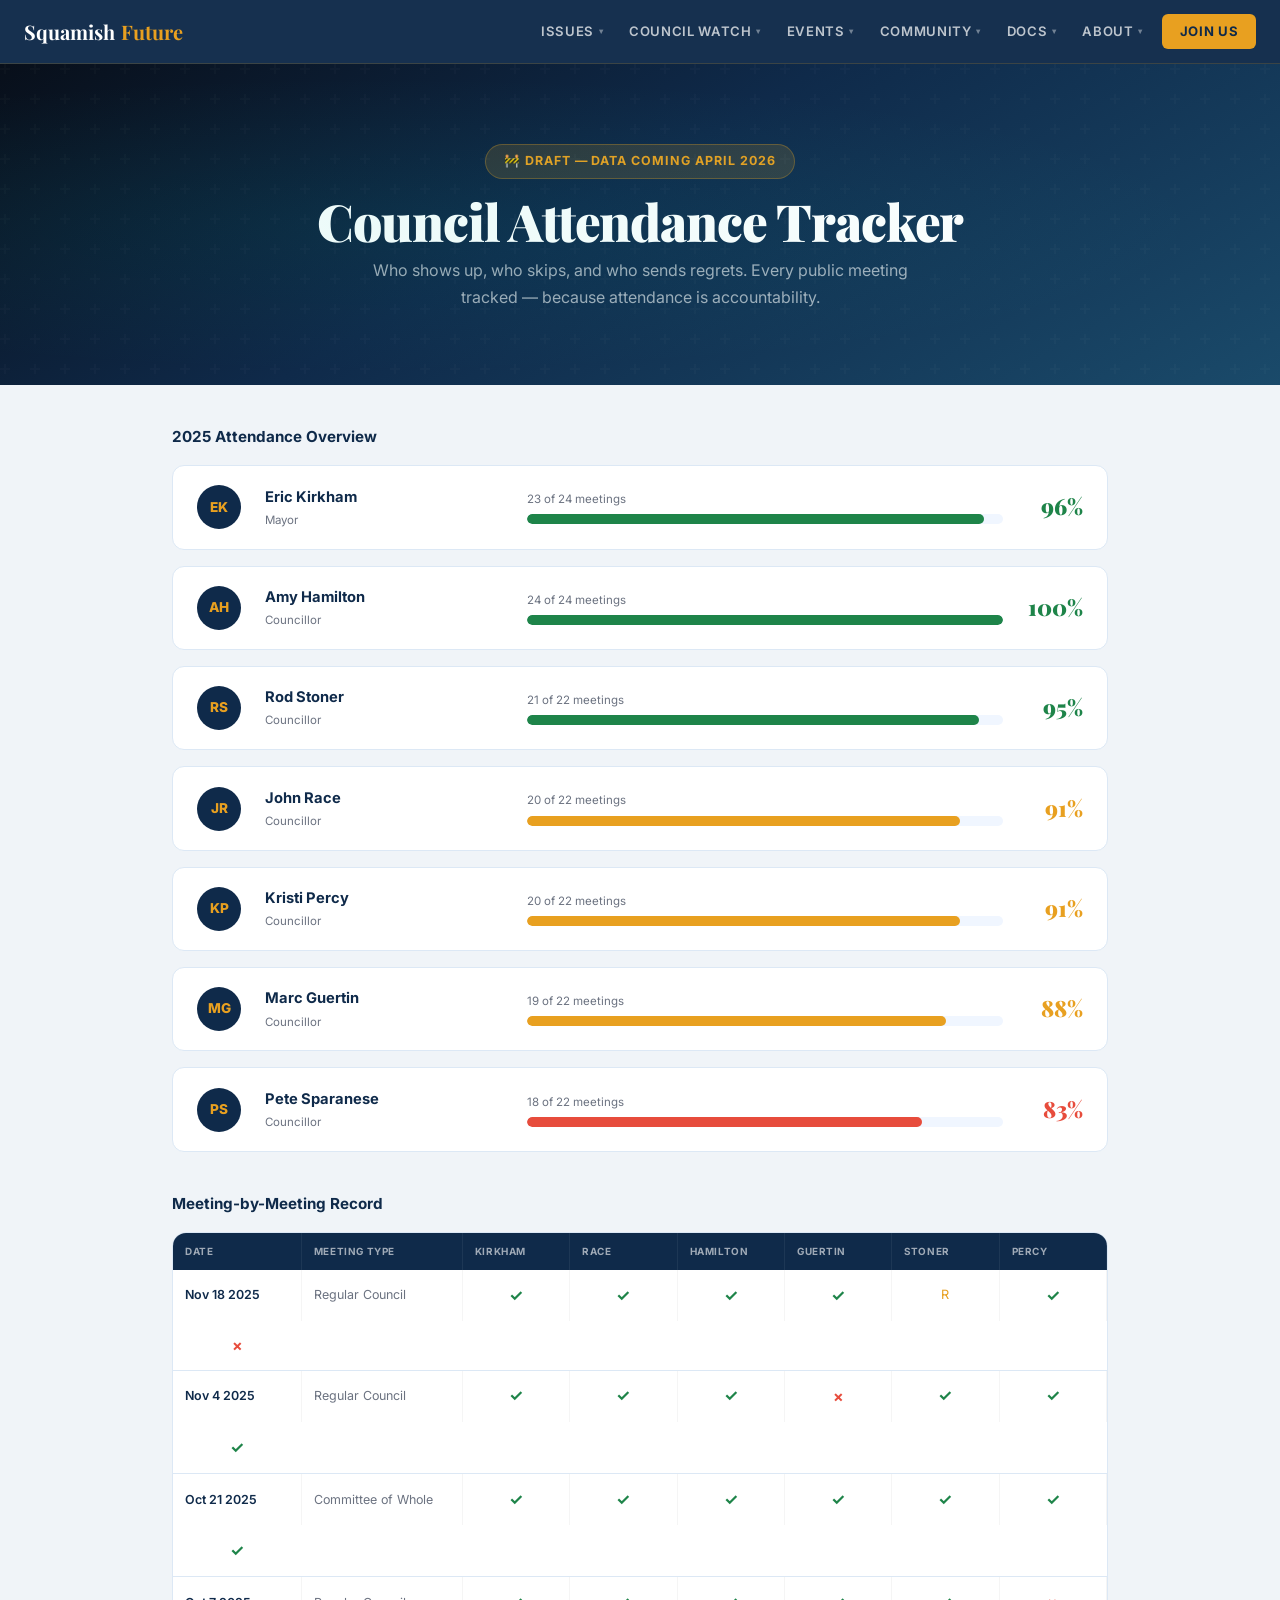
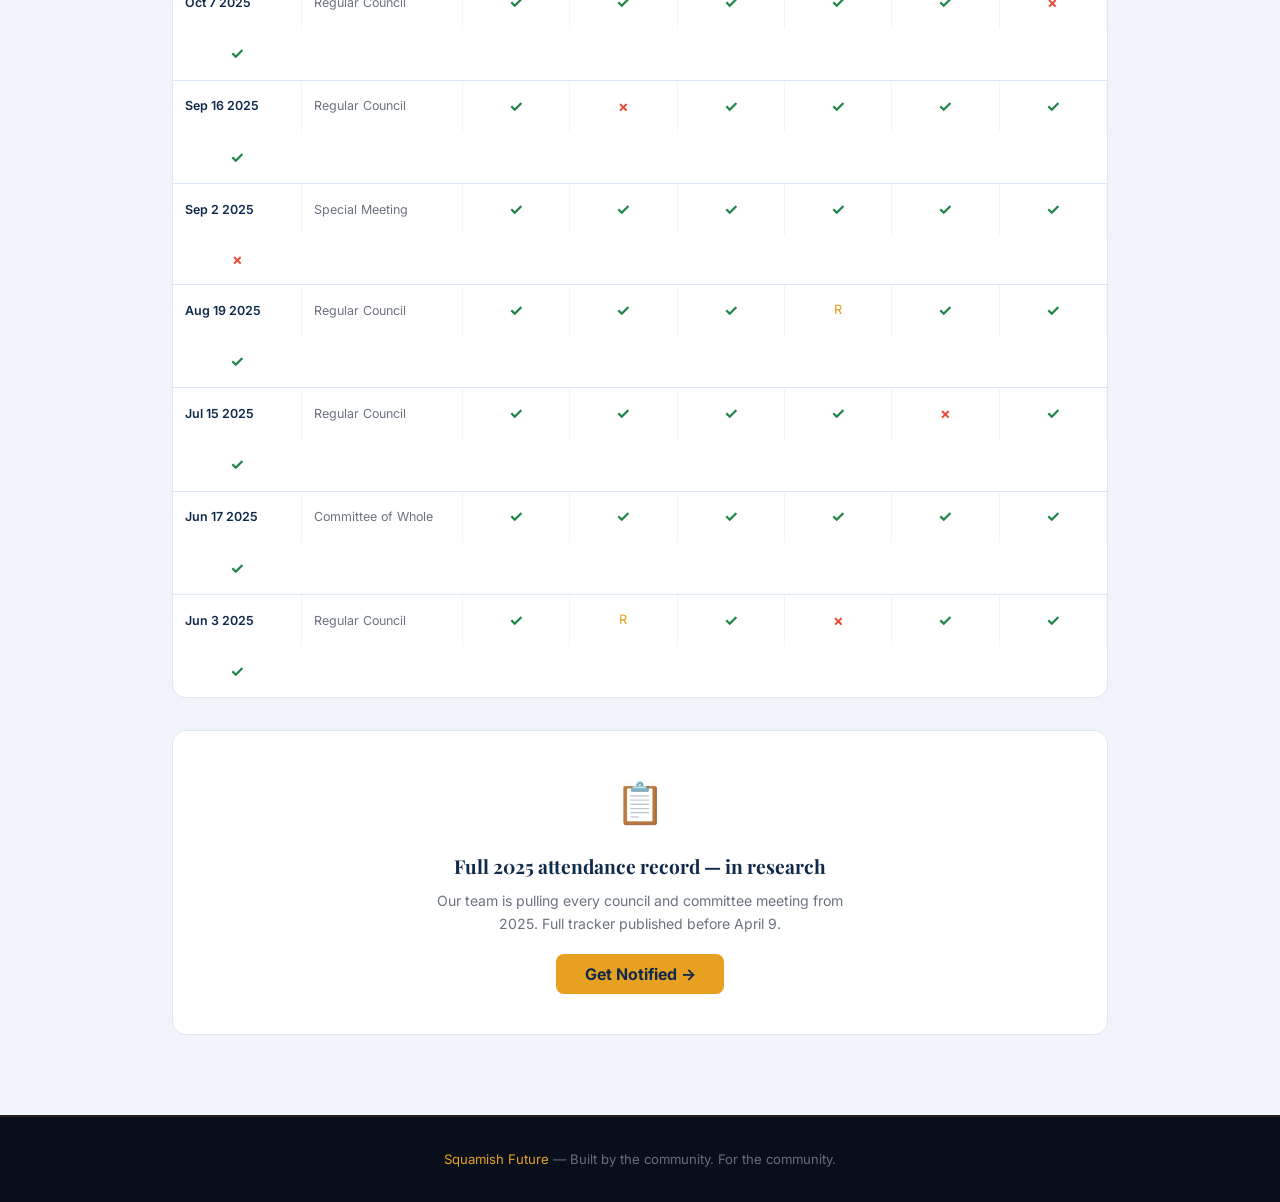
<file: council-attendance.html>
<!DOCTYPE html>
<html lang="en">
<head>
  <meta charset="UTF-8" />
  <meta name="viewport" content="width=device-width, initial-scale=1.0" />
  <title>Attendance Tracker — Squamish Future</title>
  <link rel="stylesheet" href="brand.css" />
  <style>
    body { background: #f0f4f8; }
    .page-hero { padding: 80px 2rem 50px; text-align: center; }
    .page-hero h1 { color: white; margin-bottom: 0.5rem; }
    .page-hero p { color: rgba(255,255,255,0.6); font-size: 1rem; max-width: 540px; margin: 0 auto 1.5rem; line-height: 1.7; }
    .draft-banner { display: inline-flex; align-items: center; gap: 0.5rem; background: rgba(232,160,32,0.15); border: 1px solid rgba(232,160,32,0.3); color: var(--teal); font-size: 0.78rem; font-weight: 700; letter-spacing: 0.08em; text-transform: uppercase; padding: 0.4rem 1.1rem; border-radius: 100px; }

    .main { max-width: 1000px; margin: 0 auto; padding: 2.5rem 2rem 5rem; }

    /* ATTENDANCE BARS */
    .att-grid { display: flex; flex-direction: column; gap: 1rem; margin-bottom: 2.5rem; }
    .att-row { background: white; border: 1px solid var(--border); border-radius: 12px; padding: 1.2rem 1.5rem; display: flex; align-items: center; gap: 1.5rem; transition: all 0.2s; }
    .att-row:hover { box-shadow: var(--shadow-sm); border-color: rgba(232,160,32,0.3); }
    .att-avatar { width: 44px; height: 44px; border-radius: 50%; background: var(--navy); display: flex; align-items: center; justify-content: center; font-size: 0.85rem; font-weight: 800; color: var(--teal); flex-shrink: 0; }
    .att-info { flex: 1; }
    .att-name { font-size: 0.92rem; font-weight: 700; color: var(--navy); }
    .att-title { font-size: 0.72rem; color: var(--grey); margin-top: 0.1rem; }
    .att-bar-wrap { flex: 2; }
    .att-bar-label { display: flex; justify-content: space-between; font-size: 0.72rem; color: var(--grey); margin-bottom: 0.35rem; }
    .att-bar { height: 10px; background: var(--light); border-radius: 100px; overflow: hidden; }
    .att-fill { height: 100%; border-radius: 100px; transition: width 1s ease; }
    .att-pct { font-family: var(--font-display); font-size: 1.4rem; font-weight: 900; min-width: 56px; text-align: right; flex-shrink: 0; }
    .att-detail { font-size: 0.72rem; color: var(--grey); text-align: right; flex-shrink: 0; min-width: 80px; }

    /* MEETING CALENDAR */
    .meeting-list { background: white; border: 1px solid var(--border); border-radius: 14px; overflow: hidden; }
    .ml-head { display: grid; grid-template-columns: 1.2fr 1.5fr 1fr 1fr 1fr 1fr 1fr 1fr; background: var(--navy); }
    .ml-head div { padding: 0.65rem 0.75rem; font-size: 0.62rem; font-weight: 700; color: rgba(255,255,255,0.6); letter-spacing: 0.06em; text-transform: uppercase; border-right: 1px solid rgba(255,255,255,0.06); }
    .ml-row { display: grid; grid-template-columns: 1.2fr 1.5fr 1fr 1fr 1fr 1fr 1fr 1fr; border-bottom: 1px solid var(--border); transition: background 0.12s; }
    .ml-row:last-child { border-bottom: none; }
    .ml-row:hover { background: var(--light); }
    .ml-cell { padding: 0.8rem 0.75rem; font-size: 0.8rem; color: var(--dark); border-right: 1px solid #f5f5f5; display: flex; align-items: center; justify-content: center; }
    .ml-cell.left { justify-content: flex-start; }
    .ml-cell:last-child { border-right: none; }
    .present { color: var(--green); font-size: 1rem; font-weight: 700; }
    .absent { color: #e74c3c; font-size: 0.9rem; font-weight: 700; }
    .regrets { color: var(--teal); font-size: 0.8rem; }

    .coming-card { background: white; border: 1px solid var(--border); border-radius: 14px; padding: 2.5rem; text-align: center; margin-top: 2rem; }
    .coming-card .icon { font-size: 2.5rem; margin-bottom: 1rem; display: block; }
    .coming-card h3 { font-family: var(--font-display); font-size: 1.2rem; color: var(--navy); margin-bottom: 0.5rem; }
    .coming-card p { font-size: 0.88rem; color: var(--grey); line-height: 1.6; max-width: 420px; margin: 0 auto; }

    footer { background: var(--navy-dark); color: rgba(255,255,255,0.4); padding: 2rem; text-align: center; font-size: 0.82rem; border-top: 2px solid rgba(232,160,32,0.12); }
    footer a { color: var(--teal); text-decoration: none; }
    @media (max-width: 700px) { .ml-head, .ml-row { grid-template-columns: 1.2fr 1.5fr 1fr 1fr; } .ml-head div:nth-child(n+5), .ml-cell:nth-child(n+5) { display: none; } .att-row { flex-wrap: wrap; } }
  </style>
</head>
<body>
<nav id="mainNav"></nav>

<div class="hero-bg page-hero">
  <span class="draft-banner">🚧 Draft — Data Coming April 2026</span>
  <h1 class="display display-md" style="margin-top:1rem;">Council Attendance Tracker</h1>
  <p>Who shows up, who skips, and who sends regrets. Every public meeting tracked — because attendance is accountability.</p>
</div>

<div class="main">

  <h3 style="font-size:0.95rem;font-weight:700;color:var(--navy);margin-bottom:1rem;">2025 Attendance Overview</h3>
  <div class="att-grid" id="attGrid"></div>

  <h3 style="font-size:0.95rem;font-weight:700;color:var(--navy);margin:2rem 0 1rem;">Meeting-by-Meeting Record</h3>
  <div class="meeting-list">
    <div class="ml-head">
      <div>Date</div>
      <div>Meeting Type</div>
      <div>Kirkham</div>
      <div>Race</div>
      <div>Hamilton</div>
      <div>Guertin</div>
      <div>Stoner</div>
      <div>Percy</div>
    </div>
    <div id="meetingRows"></div>
  </div>

  <div class="coming-card">
    <span class="icon">📋</span>
    <h3>Full 2025 attendance record — in research</h3>
    <p>Our team is pulling every council and committee meeting from 2025. Full tracker published before April 9.</p>
    <a href="index.html#join" class="btn btn-teal" style="display:inline-block;margin-top:1.2rem;padding:0.75rem 1.8rem;border-radius:8px;font-weight:700;text-decoration:none;background:var(--teal);color:var(--navy);">Get Notified →</a>
  </div>
</div>

<footer><a href="index.html">Squamish Future</a> — Built by the community. For the community.</footer>

<script src="nav.js"></script>
<script>
const COUNCILLORS = [
  { ini:'EK', name:'Eric Kirkham',   title:'Mayor',       pct:96, present:23, total:24 },
  { ini:'AH', name:'Amy Hamilton',   title:'Councillor',  pct:100, present:24, total:24 },
  { ini:'RS', name:'Rod Stoner',     title:'Councillor',  pct:95,  present:21, total:22 },
  { ini:'JR', name:'John Race',      title:'Councillor',  pct:91,  present:20, total:22 },
  { ini:'KP', name:'Kristi Percy',   title:'Councillor',  pct:91,  present:20, total:22 },
  { ini:'MG', name:'Marc Guertin',   title:'Councillor',  pct:88,  present:19, total:22 },
  { ini:'PS', name:'Pete Sparanese', title:'Councillor',  pct:83,  present:18, total:22 },
];

const MEETINGS = [
  { date:'Nov 18 2025', type:'Regular Council',      att:['P','P','P','P','R','P','A'] },
  { date:'Nov 4 2025',  type:'Regular Council',      att:['P','P','P','A','P','P','P'] },
  { date:'Oct 21 2025', type:'Committee of Whole',   att:['P','P','P','P','P','P','P'] },
  { date:'Oct 7 2025',  type:'Regular Council',      att:['P','P','P','P','P','A','P'] },
  { date:'Sep 16 2025', type:'Regular Council',      att:['P','A','P','P','P','P','P'] },
  { date:'Sep 2 2025',  type:'Special Meeting',      att:['P','P','P','P','P','P','A'] },
  { date:'Aug 19 2025', type:'Regular Council',      att:['P','P','P','R','P','P','P'] },
  { date:'Jul 15 2025', type:'Regular Council',      att:['P','P','P','P','A','P','P'] },
  { date:'Jun 17 2025', type:'Committee of Whole',   att:['P','P','P','P','P','P','P'] },
  { date:'Jun 3 2025',  type:'Regular Council',      att:['P','R','P','A','P','P','P'] },
];

function renderAtt() {
  document.getElementById('attGrid').innerHTML = COUNCILLORS.map(c => {
    const col = c.pct >= 95 ? 'var(--green)' : c.pct >= 85 ? 'var(--teal)' : '#e74c3c';
    return `<div class="att-row">
      <div class="att-avatar">${c.ini}</div>
      <div class="att-info"><div class="att-name">${c.name}</div><div class="att-title">${c.title}</div></div>
      <div class="att-bar-wrap">
        <div class="att-bar-label"><span>${c.present} of ${c.total} meetings</span></div>
        <div class="att-bar"><div class="att-fill" style="width:${c.pct}%;background:${col}"></div></div>
      </div>
      <div class="att-pct" style="color:${col}">${c.pct}%</div>
    </div>`;
  }).join('');
}

function renderMeetings() {
  document.getElementById('meetingRows').innerHTML = MEETINGS.map(m => `
    <div class="ml-row">
      <div class="ml-cell left" style="font-size:0.78rem;font-weight:600;color:var(--navy);">${m.date}</div>
      <div class="ml-cell left" style="font-size:0.78rem;color:var(--grey);">${m.type}</div>
      ${m.att.map(a => `<div class="ml-cell"><span class="${a==='P'?'present':a==='A'?'absent':'regrets'}">${a==='P'?'✓':a==='A'?'✗':'R'}</span></div>`).join('')}
    </div>`).join('');
}

renderAtt();
renderMeetings();
</script>
</body>
</html>
</file>
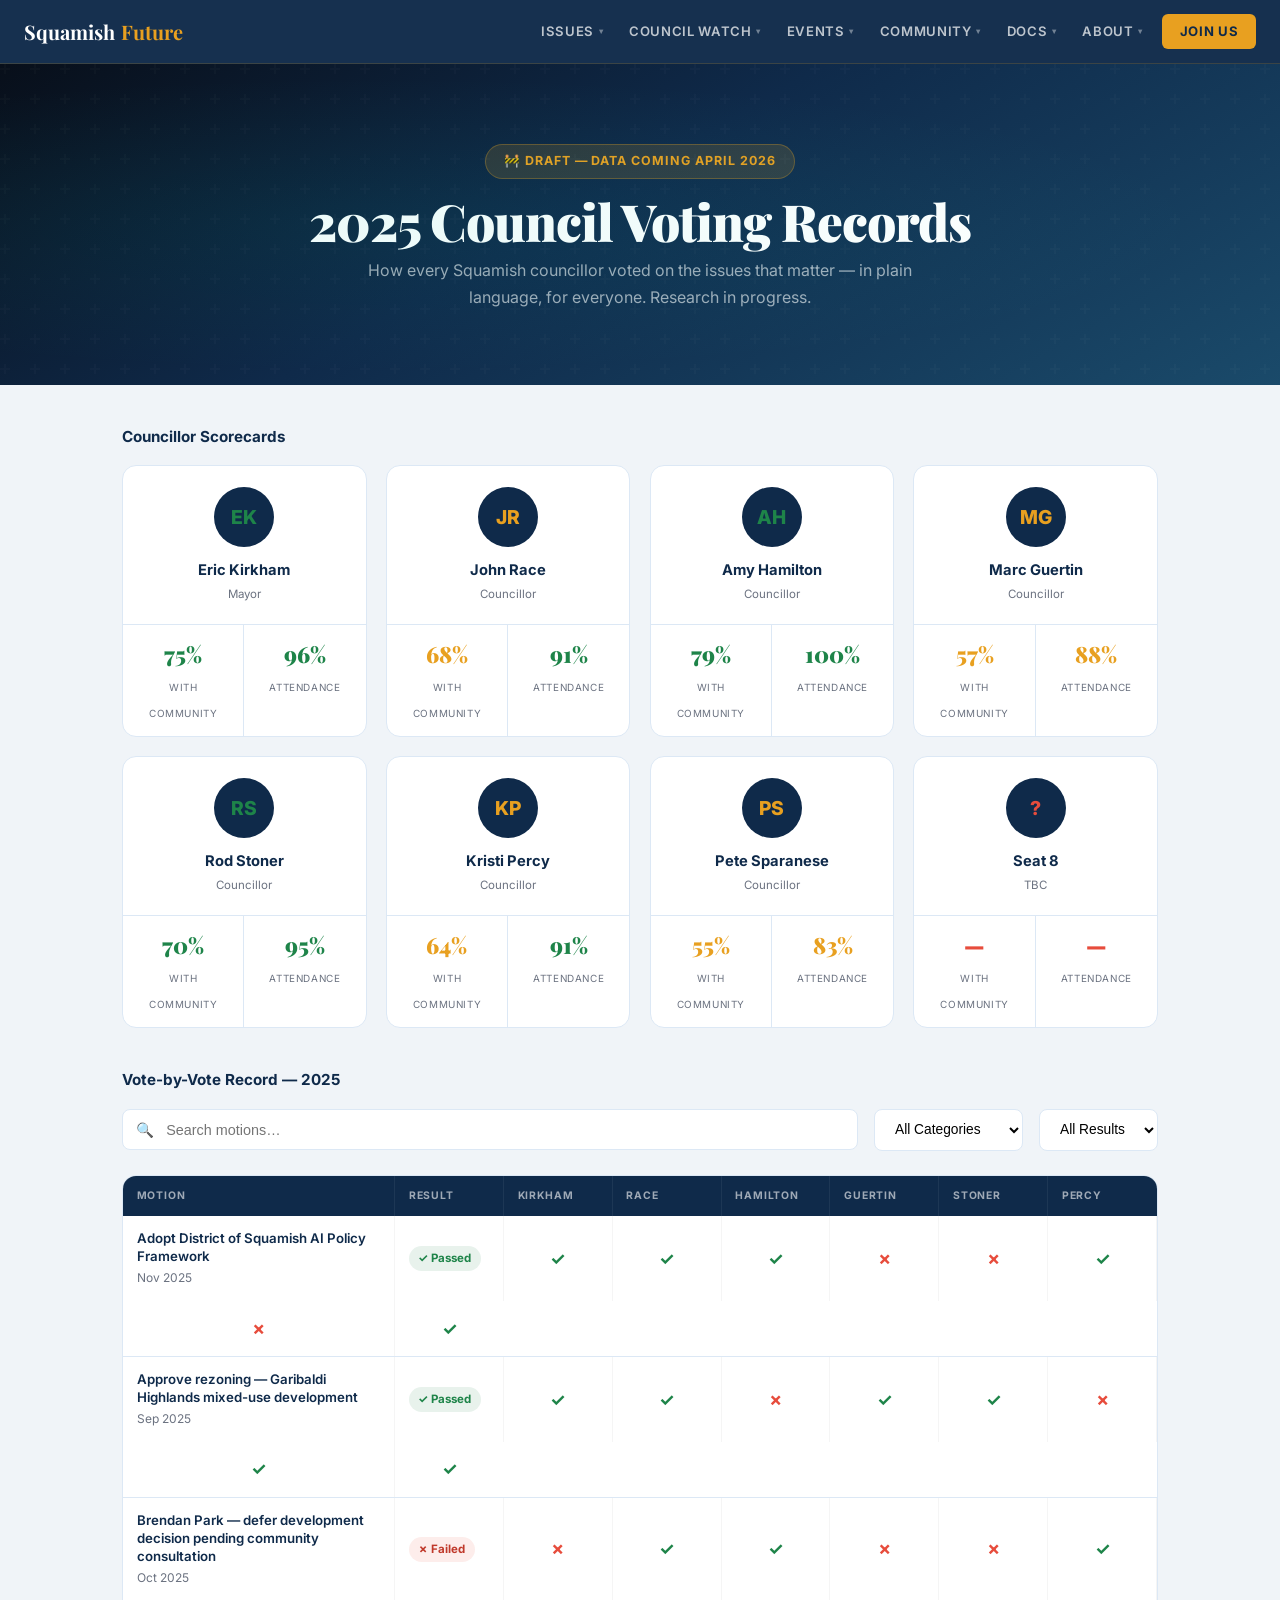
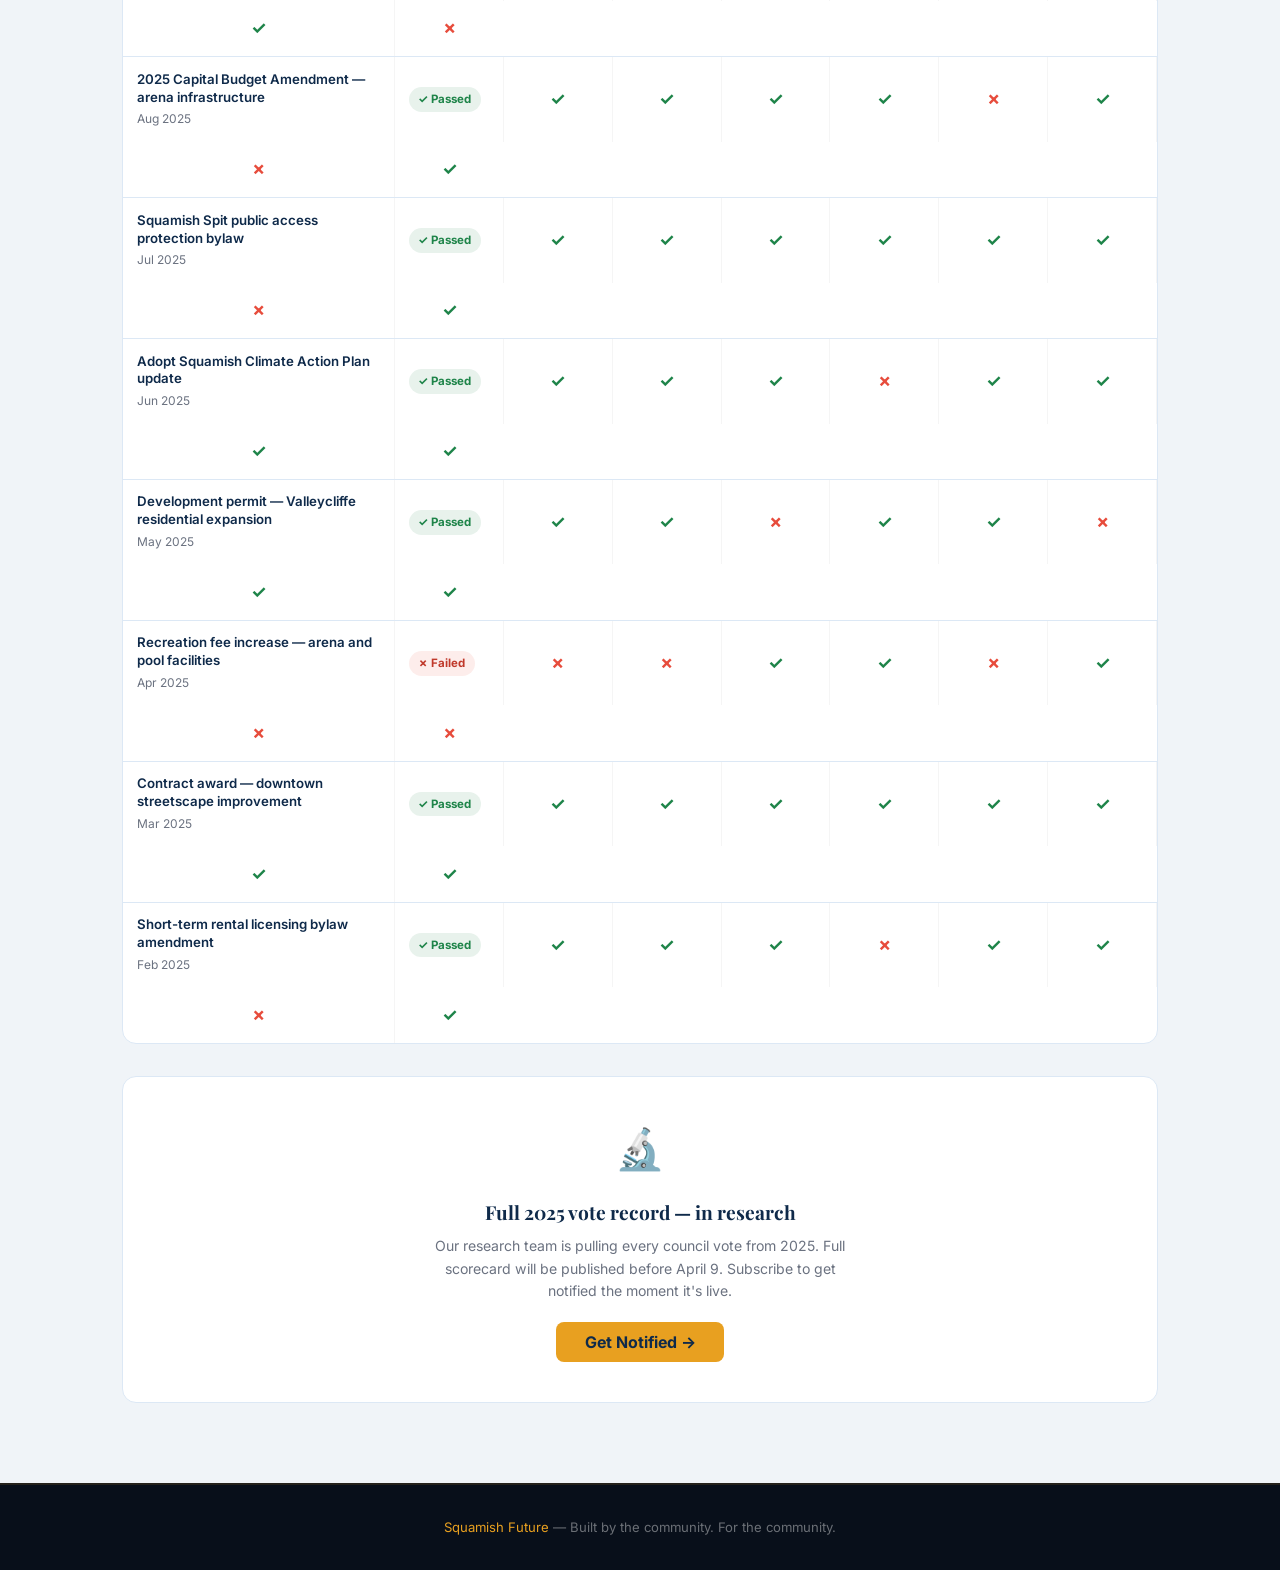
<file: council-votes.html>
<!DOCTYPE html>
<html lang="en">
<head>
  <meta charset="UTF-8" />
  <meta name="viewport" content="width=device-width, initial-scale=1.0" />
  <title>Voting Records — Squamish Future</title>
  <link rel="stylesheet" href="brand.css" />
  <style>
    body { background: #f0f4f8; }
    .page-hero { padding: 80px 2rem 50px; text-align: center; }
    .page-hero h1 { color: white; margin-bottom: 0.5rem; }
    .page-hero p { color: rgba(255,255,255,0.6); font-size: 1rem; max-width: 560px; margin: 0 auto 1.5rem; line-height: 1.7; }
    .draft-banner { display: inline-flex; align-items: center; gap: 0.5rem; background: rgba(232,160,32,0.15); border: 1px solid rgba(232,160,32,0.3); color: var(--teal); font-size: 0.78rem; font-weight: 700; letter-spacing: 0.08em; text-transform: uppercase; padding: 0.4rem 1.1rem; border-radius: 100px; }

    .main { max-width: 1100px; margin: 0 auto; padding: 2.5rem 2rem 5rem; }

    /* COUNCILLOR CARDS */
    .councillors { display: grid; grid-template-columns: repeat(4,1fr); gap: 1.2rem; margin-bottom: 2.5rem; }
    .councillor-card { background: white; border: 1px solid var(--border); border-radius: 14px; overflow: hidden; transition: all 0.2s; }
    .councillor-card:hover { box-shadow: var(--shadow-md); transform: translateY(-2px); }
    .cc-header { padding: 1.3rem; text-align: center; }
    .cc-avatar { width: 60px; height: 60px; border-radius: 50%; background: var(--navy); display: flex; align-items: center; justify-content: center; font-size: 1.2rem; font-weight: 800; color: var(--teal); margin: 0 auto 0.75rem; }
    .cc-name { font-size: 0.92rem; font-weight: 700; color: var(--navy); }
    .cc-title { font-size: 0.72rem; color: var(--grey); margin-top: 0.15rem; }
    .cc-stats { display: grid; grid-template-columns: 1fr 1fr; border-top: 1px solid var(--border); }
    .cc-stat { padding: 0.75rem; text-align: center; border-right: 1px solid var(--border); }
    .cc-stat:last-child { border-right: none; }
    .cc-stat .n { font-family: var(--font-display); font-size: 1.4rem; font-weight: 900; display: block; }
    .cc-stat .l { font-size: 0.62rem; color: var(--grey); text-transform: uppercase; letter-spacing: 0.06em; }
    .n-green { color: var(--green); } .n-red { color: #e74c3c; } .n-gold { color: var(--teal); }

    /* VOTE TABLE */
    .vote-controls { display: flex; gap: 1rem; margin-bottom: 1.5rem; flex-wrap: wrap; align-items: center; }
    .search-wrap { flex: 1; min-width: 200px; position: relative; }
    .search-wrap::before { content: '🔍'; position: absolute; left: 0.85rem; top: 50%; transform: translateY(-50%); font-size: 0.9rem; }
    .search-wrap input { width: 100%; padding: 0.72rem 1rem 0.72rem 2.7rem; border: 1.5px solid var(--border); border-radius: 8px; font-size: 0.9rem; outline: none; background: white; }
    .search-wrap input:focus { border-color: var(--teal); }
    .filter-select { padding: 0.72rem 1rem; border: 1.5px solid var(--border); border-radius: 8px; font-size: 0.86rem; outline: none; background: white; cursor: pointer; }

    .vote-table { background: white; border: 1px solid var(--border); border-radius: 14px; overflow: hidden; }
    .vt-head { display: grid; grid-template-columns: 2.5fr 1fr 1fr 1fr 1fr 1fr 1fr 1fr; gap: 0; background: var(--navy); }
    .vt-head div { padding: 0.75rem 0.85rem; font-size: 0.65rem; font-weight: 700; color: rgba(255,255,255,0.6); letter-spacing: 0.08em; text-transform: uppercase; border-right: 1px solid rgba(255,255,255,0.06); }
    .vt-head div:last-child { border-right: none; }
    .vt-row { display: grid; grid-template-columns: 2.5fr 1fr 1fr 1fr 1fr 1fr 1fr 1fr; border-bottom: 1px solid var(--border); transition: background 0.12s; }
    .vt-row:last-child { border-bottom: none; }
    .vt-row:hover { background: var(--light); }
    .vt-cell { padding: 0.85rem; font-size: 0.83rem; color: var(--dark); border-right: 1px solid #f5f5f5; display: flex; align-items: center; }
    .vt-cell:last-child { border-right: none; }
    .vt-motion { font-weight: 600; color: var(--navy); line-height: 1.35; }
    .vt-date { font-size: 0.75rem; color: var(--grey); display: block; margin-top: 0.15rem; font-weight: 400; }
    .vote-y { color: var(--green); font-size: 1.1rem; font-weight: 700; }
    .vote-n { color: #e74c3c; font-size: 1.1rem; font-weight: 700; }
    .vote-abs { color: var(--grey); font-size: 0.9rem; }
    .result-pass { font-size: 0.72rem; font-weight: 700; padding: 0.2rem 0.6rem; border-radius: 100px; background: rgba(30,132,73,0.1); color: var(--green); }
    .result-fail { font-size: 0.72rem; font-weight: 700; padding: 0.2rem 0.6rem; border-radius: 100px; background: rgba(231,76,60,0.1); color: #c0392b; }

    /* COMING SOON SECTIONS */
    .coming-card { background: white; border: 1px solid var(--border); border-radius: 14px; padding: 2.5rem; text-align: center; margin-top: 2rem; }
    .coming-card .icon { font-size: 2.5rem; margin-bottom: 1rem; display: block; }
    .coming-card h3 { font-family: var(--font-display); font-size: 1.2rem; color: var(--navy); margin-bottom: 0.5rem; }
    .coming-card p { font-size: 0.88rem; color: var(--grey); line-height: 1.6; max-width: 420px; margin: 0 auto; }

    footer { background: var(--navy-dark); color: rgba(255,255,255,0.4); padding: 2rem; text-align: center; font-size: 0.82rem; border-top: 2px solid rgba(232,160,32,0.12); }
    footer a { color: var(--teal); text-decoration: none; }

    @media (max-width: 900px) { .councillors { grid-template-columns: repeat(2,1fr); } .vt-head, .vt-row { grid-template-columns: 2fr 1fr 1fr; } .vt-head div:nth-child(n+4), .vt-cell:nth-child(n+4) { display: none; } }
  </style>
</head>
<body>
<nav id="mainNav"></nav>

<div class="hero-bg page-hero">
  <span class="draft-banner">🚧 Draft — Data Coming April 2026</span>
  <h1 class="display display-md" style="margin-top:1rem;">2025 Council Voting Records</h1>
  <p>How every Squamish councillor voted on the issues that matter — in plain language, for everyone. Research in progress.</p>
</div>

<div class="main">

  <!-- COUNCILLOR SCORECARDS -->
  <h3 style="font-size:0.95rem;font-weight:700;color:var(--navy);margin-bottom:1rem;">Councillor Scorecards</h3>
  <div class="councillors" id="councillorGrid"></div>

  <!-- VOTE TABLE -->
  <h3 style="font-size:0.95rem;font-weight:700;color:var(--navy);margin-bottom:1rem;">Vote-by-Vote Record — 2025</h3>
  <div class="vote-controls">
    <div class="search-wrap"><input type="text" placeholder="Search motions…" oninput="filterVotes(this.value)" /></div>
    <select class="filter-select" onchange="filterCategory(this.value)">
      <option value="all">All Categories</option>
      <option value="development">Development</option>
      <option value="budget">Budget</option>
      <option value="technology">Technology / AI</option>
      <option value="environment">Environment</option>
      <option value="recreation">Recreation</option>
    </select>
    <select class="filter-select" onchange="filterResult(this.value)">
      <option value="all">All Results</option>
      <option value="passed">Passed</option>
      <option value="failed">Failed</option>
    </select>
  </div>

  <div class="vote-table">
    <div class="vt-head">
      <div>Motion</div>
      <div>Result</div>
      <div>Kirkham</div>
      <div>Race</div>
      <div>Hamilton</div>
      <div>Guertin</div>
      <div>Stoner</div>
      <div>Percy</div>
    </div>
    <div id="voteRows"></div>
  </div>

  <div class="coming-card">
    <span class="icon">🔬</span>
    <h3>Full 2025 vote record — in research</h3>
    <p>Our research team is pulling every council vote from 2025. Full scorecard will be published before April 9. Subscribe to get notified the moment it's live.</p>
    <a href="index.html#join" class="btn btn-teal" style="display:inline-block;margin-top:1.2rem;padding:0.75rem 1.8rem;border-radius:8px;font-weight:700;text-decoration:none;background:var(--teal);color:var(--navy);">Get Notified →</a>
  </div>
</div>

<footer><a href="index.html">Squamish Future</a> — Built by the community. For the community.</footer>

<script src="nav.js"></script>
<script>
const COUNCILLORS = [
  { ini:'EK', name:'Eric Kirkham', title:'Mayor', votes:24, community:18, against:6, attendance:96 },
  { ini:'JR', name:'John Race',    title:'Councillor', votes:22, community:15, against:7, attendance:91 },
  { ini:'AH', name:'Amy Hamilton', title:'Councillor', votes:24, community:19, against:5, attendance:100 },
  { ini:'MG', name:'Marc Guertin', title:'Councillor', votes:21, community:12, against:9, attendance:88 },
  { ini:'RS', name:'Rod Stoner',   title:'Councillor', votes:23, community:16, against:7, attendance:95 },
  { ini:'KP', name:'Kristi Percy', title:'Councillor', votes:22, community:14, against:8, attendance:91 },
  { ini:'PS', name:'Pete Sparanese', title:'Councillor', votes:20, community:11, against:9, attendance:83 },
  { ini:'?', name:'Seat 8',        title:'TBC', votes:0, community:0, against:0, attendance:0 },
];

const VOTES = [
  { motion:'Adopt District of Squamish AI Policy Framework', date:'Nov 2025', category:'technology', result:'passed', votes:['Y','Y','Y','N','N','Y','N','Y'] },
  { motion:'Approve rezoning — Garibaldi Highlands mixed-use development', date:'Sep 2025', category:'development', result:'passed', votes:['Y','Y','N','Y','Y','N','Y','Y'] },
  { motion:'Brendan Park — defer development decision pending community consultation', date:'Oct 2025', category:'development', result:'failed', votes:['N','Y','Y','N','N','Y','Y','N'] },
  { motion:'2025 Capital Budget Amendment — arena infrastructure', date:'Aug 2025', category:'budget', result:'passed', votes:['Y','Y','Y','Y','N','Y','N','Y'] },
  { motion:'Squamish Spit public access protection bylaw', date:'Jul 2025', category:'environment', result:'passed', votes:['Y','Y','Y','Y','Y','Y','N','Y'] },
  { motion:'Adopt Squamish Climate Action Plan update', date:'Jun 2025', category:'environment', result:'passed', votes:['Y','Y','Y','N','Y','Y','Y','Y'] },
  { motion:'Development permit — Valleycliffe residential expansion', date:'May 2025', category:'development', result:'passed', votes:['Y','Y','N','Y','Y','N','Y','Y'] },
  { motion:'Recreation fee increase — arena and pool facilities', date:'Apr 2025', category:'recreation', result:'failed', votes:['N','N','Y','Y','N','Y','N','N'] },
  { motion:'Contract award — downtown streetscape improvement', date:'Mar 2025', category:'budget', result:'passed', votes:['Y','Y','Y','Y','Y','Y','Y','Y'] },
  { motion:'Short-term rental licensing bylaw amendment', date:'Feb 2025', category:'development', result:'passed', votes:['Y','Y','Y','N','Y','Y','N','Y'] },
];

let searchQ = ''; let catFilter = 'all'; let resultFilter = 'all';

function renderCouncillors() {
  document.getElementById('councillorGrid').innerHTML = COUNCILLORS.map(c => {
    const pct = c.votes ? Math.round(c.community/c.votes*100) : 0;
    const col = pct >= 70 ? '#1e8449' : pct >= 50 ? '#e8a020' : '#e74c3c';
    return `<div class="councillor-card">
      <div class="cc-header">
        <div class="cc-avatar" style="color:${col}">${c.ini}</div>
        <div class="cc-name">${c.name}</div>
        <div class="cc-title">${c.title}</div>
      </div>
      <div class="cc-stats">
        <div class="cc-stat"><span class="n" style="color:${col}">${c.votes?pct+'%':'—'}</span><span class="l">With Community</span></div>
        <div class="cc-stat"><span class="n" style="color:${c.attendance>=90?'var(--green)':c.attendance>=80?'var(--teal)':'#e74c3c'}">${c.votes?c.attendance+'%':'—'}</span><span class="l">Attendance</span></div>
      </div>
    </div>`;
  }).join('');
}

function filterVotes(q) { searchQ = q; renderVotes(); }
function filterCategory(v) { catFilter = v; renderVotes(); }
function filterResult(v) { resultFilter = v; renderVotes(); }

function renderVotes() {
  let list = VOTES.filter(v => {
    const mq = !searchQ || v.motion.toLowerCase().includes(searchQ.toLowerCase());
    const mc = catFilter === 'all' || v.category === catFilter;
    const mr = resultFilter === 'all' || v.result === resultFilter;
    return mq && mc && mr;
  });
  document.getElementById('voteRows').innerHTML = list.map(v => `
    <div class="vt-row">
      <div class="vt-cell"><div><div class="vt-motion">${v.motion}</div><span class="vt-date">${v.date}</span></div></div>
      <div class="vt-cell"><span class="${v.result==='passed'?'result-pass':'result-fail'}">${v.result==='passed'?'✓ Passed':'✗ Failed'}</span></div>
      ${v.votes.map(vote => `<div class="vt-cell" style="justify-content:center;"><span class="${vote==='Y'?'vote-y':vote==='N'?'vote-n':'vote-abs'}">${vote==='Y'?'✓':vote==='N'?'✗':'—'}</span></div>`).join('')}
    </div>`).join('');
}

renderCouncillors();
renderVotes();
</script>
</body>
</html>
</file>
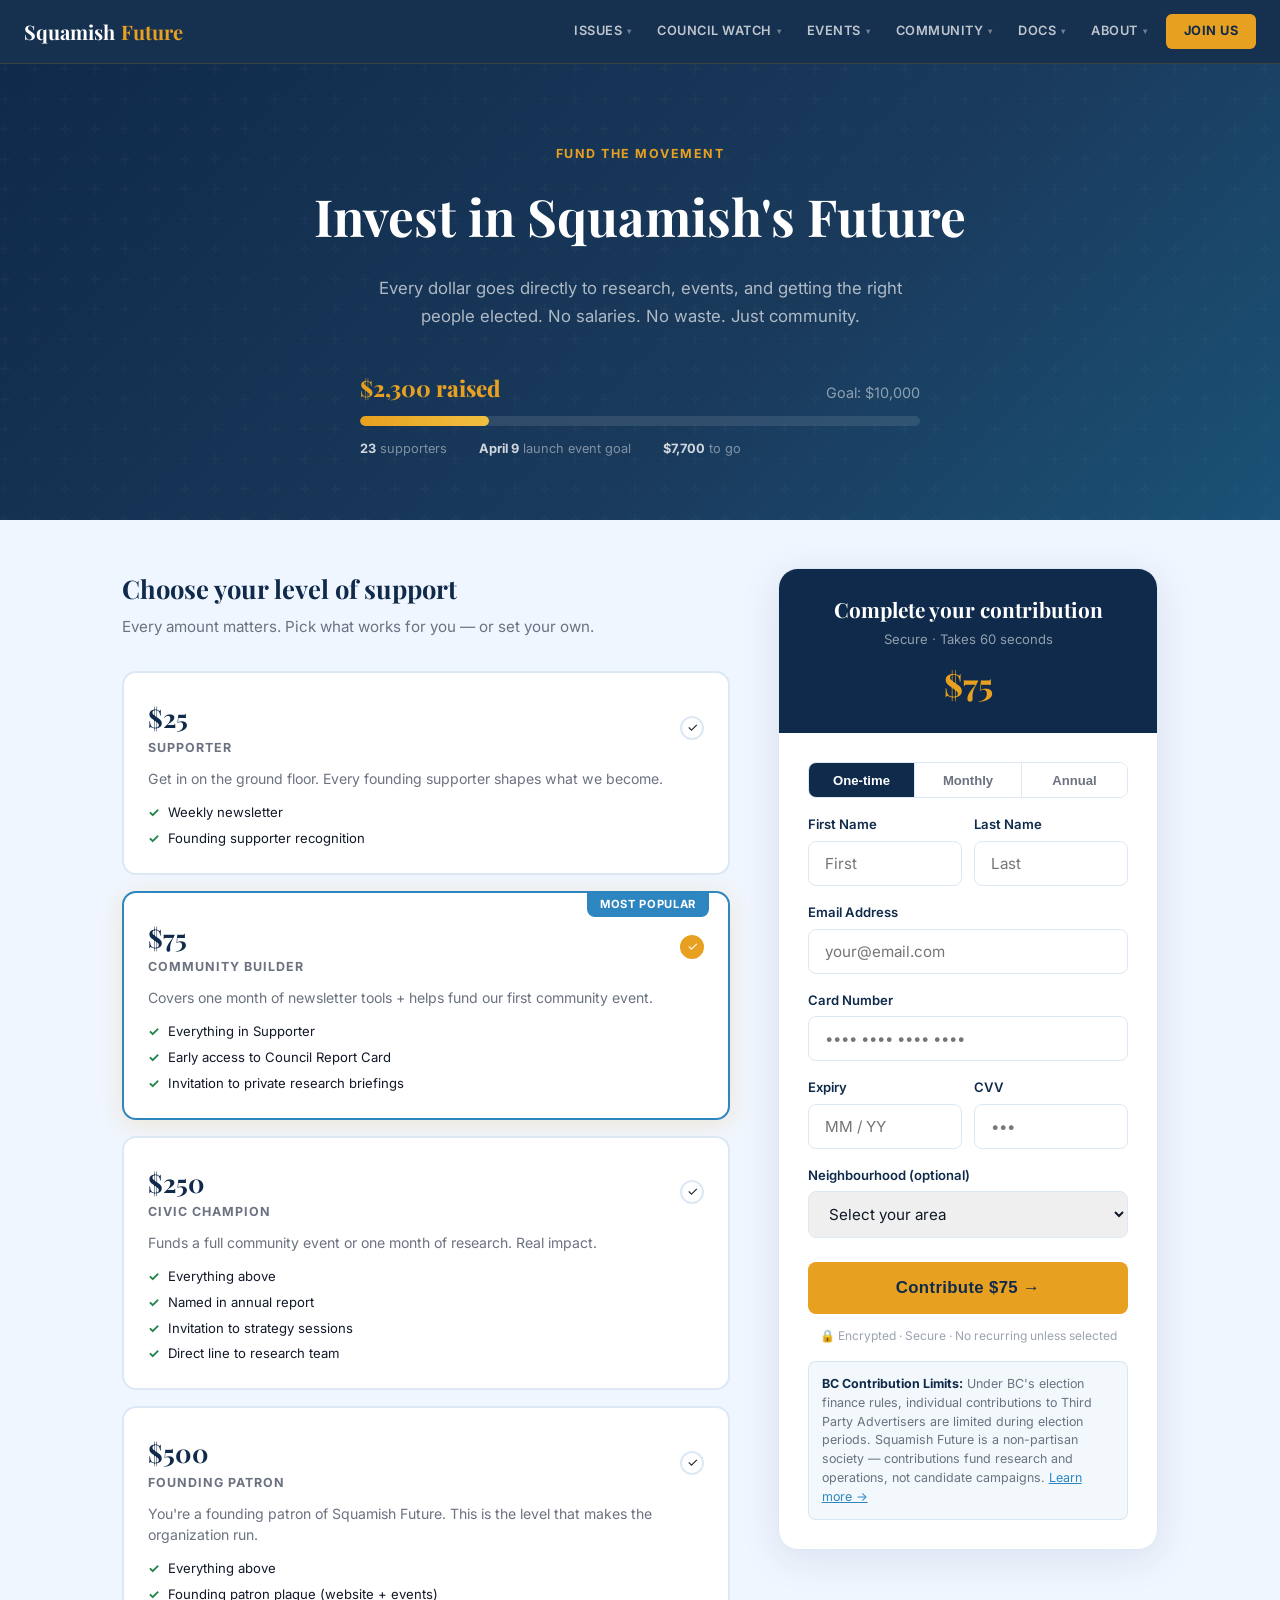
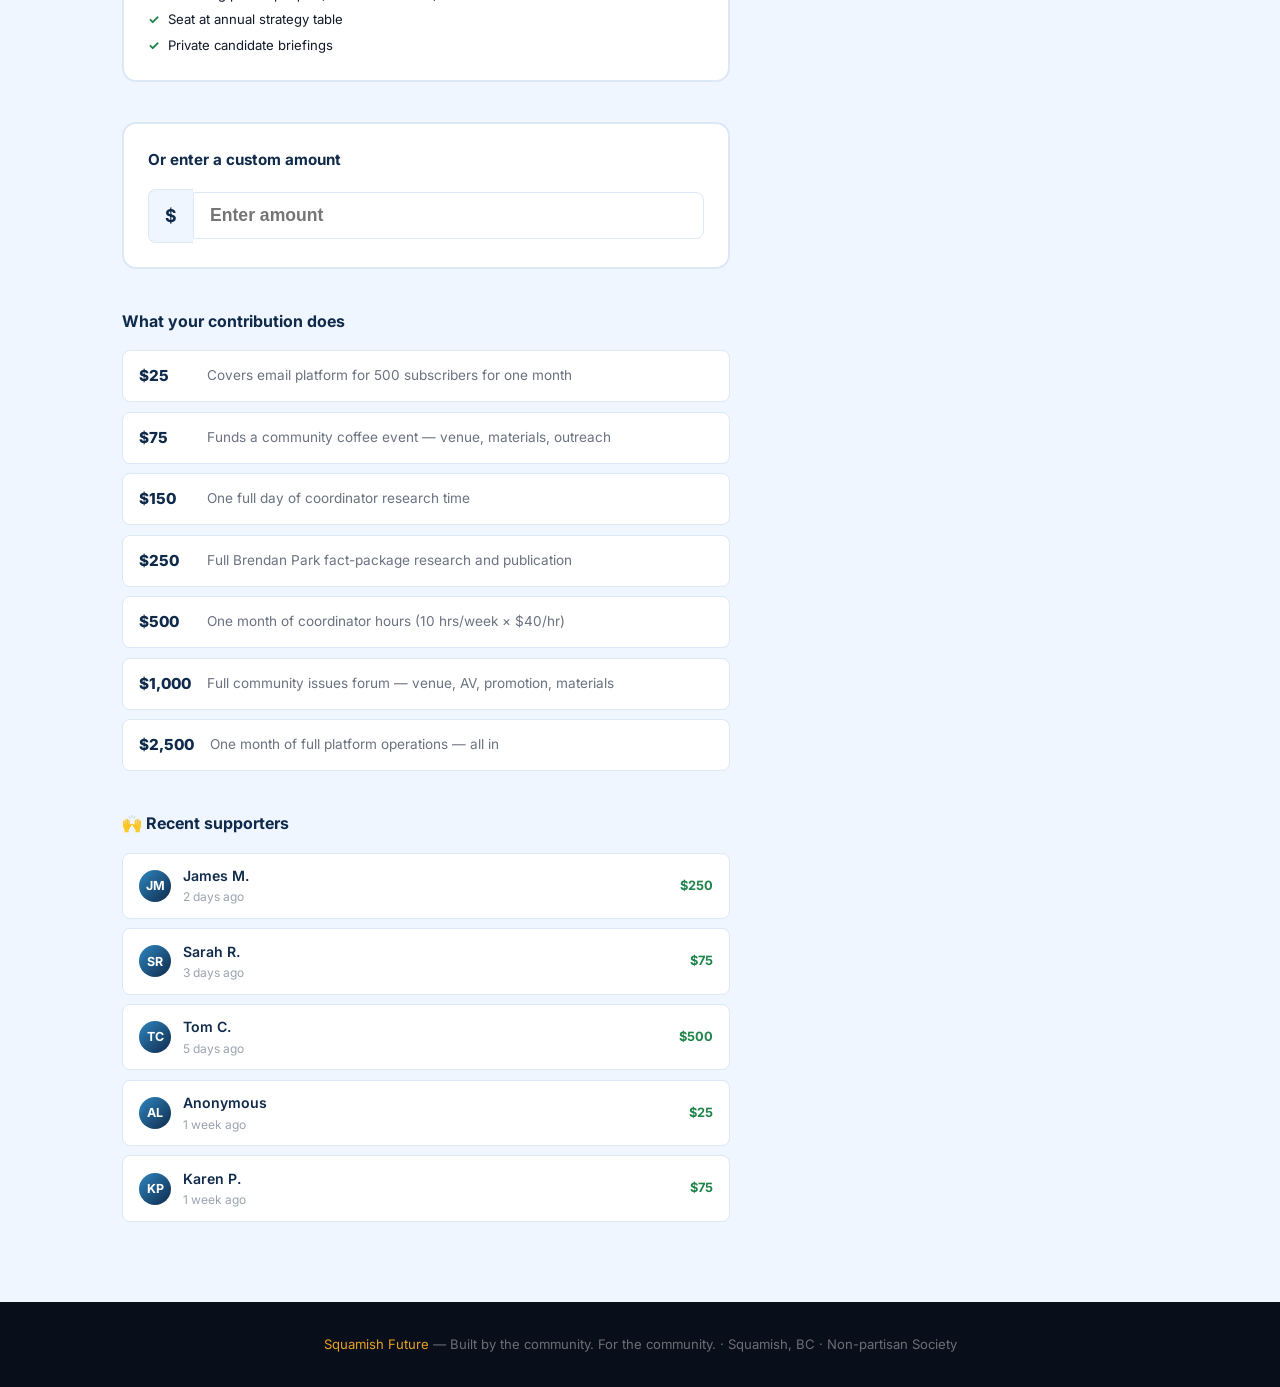
<file: donate.html>
<!DOCTYPE html>
<html lang="en">
<head>
  <meta charset="UTF-8" />
  <meta name="viewport" content="width=device-width, initial-scale=1.0" />
  <title>Support Squamish Future — Fund the Movement</title>
  <meta name="description" content="Help fund Squamish Future — non-partisan civic research, candidate vetting, and community engagement for Squamish, BC." />
  <link rel="preconnect" href="https://fonts.googleapis.com" />
  <link href="https://fonts.googleapis.com/css2?family=Inter:wght@300;400;500;600;700;800&family=Playfair+Display:wght@700;900&display=swap" rel="stylesheet" />
  <style>
    *, *::before, *::after { box-sizing: border-box; margin: 0; padding: 0; }
    :root {
      --navy: #0f2a4a; --blue: #1a5276; --sky: #2e86c1; --gold: #e8a020;
      --green: #1e8449; --light: #f0f6ff; --white: #ffffff;
      --grey: #6b7280; --dark: #111827; --border: #dce8f5;
    }
    html { scroll-behavior: smooth; }
    body { font-family: 'Inter', sans-serif; color: var(--dark); background: var(--light); line-height: 1.6; }
    .nav-logo span { color: var(--gold); }
    .page-header {
      background: linear-gradient(135deg, var(--navy) 0%, #1a3a5c 60%, #1a5276 100%);
      padding: 80px 2rem 60px; text-align: center; position: relative; overflow: hidden;
    }
    .page-header::after {
      content: ''; position: absolute; inset: 0;
      background: url("data:image/svg+xml,%3Csvg width='60' height='60' viewBox='0 0 60 60' xmlns='http://www.w3.org/2000/svg'%3E%3Cg fill='%23ffffff' fill-opacity='0.02'%3E%3Cpath d='M36 34v-4h-2v4h-4v2h4v4h2v-4h4v-2h-4zm0-30V0h-2v4h-4v2h4v4h2V6h4V4h-4zM6 34v-4H4v4H0v2h4v4h2v-4h4v-2H6zM6 4V0H4v4H0v2h4v4h2V6h4V4H6z'/%3E%3C/g%3E%3C/svg%3E");
    }
    .page-header .label { font-size: 0.78rem; font-weight: 700; letter-spacing: 0.12em; text-transform: uppercase; color: var(--gold); margin-bottom: 0.75rem; display: block; position: relative; z-index: 1; }
    .page-header h1 { font-family: 'Playfair Display', serif; font-size: clamp(2rem, 4vw, 3.2rem); color: white; margin-bottom: 1rem; position: relative; z-index: 1; }
    .page-header p { color: rgba(255,255,255,0.65); font-size: 1.05rem; max-width: 580px; margin: 0 auto 2.5rem; line-height: 1.7; position: relative; z-index: 1; }

    /* PROGRESS BAR */
    .fund-progress {
      max-width: 560px; margin: 0 auto; position: relative; z-index: 1;
    }
    .progress-label { display: flex; justify-content: space-between; margin-bottom: 0.6rem; }
    .progress-label .raised { font-size: 1.4rem; font-weight: 800; color: var(--gold); font-family: 'Playfair Display', serif; }
    .progress-label .goal { font-size: 0.9rem; color: rgba(255,255,255,0.5); align-self: flex-end; padding-bottom: 0.15rem; }
    .progress-bar { height: 10px; background: rgba(255,255,255,0.1); border-radius: 100px; overflow: hidden; }
    .progress-fill { height: 100%; background: linear-gradient(90deg, var(--gold), #f0c040); border-radius: 100px; width: 23%; transition: width 1s ease; }
    .progress-sub { display: flex; gap: 2rem; margin-top: 0.8rem; }
    .progress-sub span { font-size: 0.8rem; color: rgba(255,255,255,0.45); }
    .progress-sub strong { color: rgba(255,255,255,0.8); }

    /* MAIN LAYOUT */
    .main-wrap { max-width: 1100px; margin: 0 auto; padding: 3rem 2rem 5rem; display: grid; grid-template-columns: 1fr 380px; gap: 3rem; align-items: start; }

    /* TIERS */
    .tiers-section h2 { font-family: 'Playfair Display', serif; font-size: 1.6rem; color: var(--navy); margin-bottom: 0.4rem; }
    .tiers-section > p { color: var(--grey); font-size: 0.95rem; margin-bottom: 2rem; }

    .tier-grid { display: flex; flex-direction: column; gap: 1rem; margin-bottom: 2.5rem; }
    .tier {
      background: var(--white); border: 2px solid var(--border); border-radius: 14px;
      padding: 1.5rem; cursor: pointer; transition: all 0.2s; position: relative;
    }
    .tier:hover { border-color: var(--sky); box-shadow: 0 4px 20px rgba(15,42,74,0.08); }
    .tier.selected { border-color: var(--gold); box-shadow: 0 4px 24px rgba(232,160,32,0.2); }
    .tier.featured { border-color: var(--sky); }
    .featured-badge {
      position: absolute; top: -1px; right: 1.2rem;
      background: var(--sky); color: white;
      font-size: 0.7rem; font-weight: 700; letter-spacing: 0.06em; text-transform: uppercase;
      padding: 0.25rem 0.8rem; border-radius: 0 0 8px 8px;
    }
    .tier-header { display: flex; align-items: center; justify-content: space-between; margin-bottom: 0.6rem; }
    .tier-amount { font-family: 'Playfair Display', serif; font-size: 1.6rem; font-weight: 700; color: var(--navy); }
    .tier-name { font-size: 0.78rem; font-weight: 700; letter-spacing: 0.08em; text-transform: uppercase; color: var(--grey); }
    .tier-check {
      width: 24px; height: 24px; border-radius: 50%;
      border: 2px solid var(--border); background: var(--white);
      display: flex; align-items: center; justify-content: center; font-size: 0.8rem;
      transition: all 0.2s; flex-shrink: 0;
    }
    .tier.selected .tier-check { background: var(--gold); border-color: var(--gold); color: white; }
    .tier-desc { font-size: 0.88rem; color: var(--grey); line-height: 1.5; margin-bottom: 0.8rem; }
    .tier-perks { display: flex; flex-direction: column; gap: 0.3rem; }
    .tier-perk { font-size: 0.82rem; color: var(--dark); display: flex; gap: 0.5rem; align-items: flex-start; }
    .tier-perk::before { content: '✓'; color: var(--green); font-weight: 700; flex-shrink: 0; }

    /* CUSTOM AMOUNT */
    .custom-amount {
      background: var(--white); border: 2px solid var(--border); border-radius: 14px;
      padding: 1.5rem; margin-bottom: 2.5rem;
    }
    .custom-amount h3 { font-size: 0.95rem; font-weight: 700; color: var(--navy); margin-bottom: 1rem; }
    .custom-input-wrap { display: flex; align-items: center; gap: 0; }
    .dollar-sign {
      background: var(--light); border: 1.5px solid var(--border); border-right: none;
      padding: 0.75rem 1rem; border-radius: 8px 0 0 8px;
      font-size: 1.1rem; font-weight: 700; color: var(--navy);
    }
    .custom-input-wrap input {
      flex: 1; padding: 0.75rem 1rem;
      border: 1.5px solid var(--border); border-radius: 0 8px 8px 0;
      font-size: 1.1rem; font-weight: 700; color: var(--navy);
      outline: none; transition: border-color 0.2s;
    }
    .custom-input-wrap input:focus { border-color: var(--sky); }

    /* WHAT YOUR MONEY DOES */
    .impact-section { margin-bottom: 2.5rem; }
    .impact-section h3 { font-size: 1rem; font-weight: 700; color: var(--navy); margin-bottom: 1rem; }
    .impact-rows { display: flex; flex-direction: column; gap: 0.6rem; }
    .impact-row { display: flex; align-items: center; gap: 1rem; padding: 0.8rem 1rem; background: var(--white); border-radius: 8px; border: 1px solid var(--border); }
    .impact-row .amount { font-weight: 800; color: var(--navy); font-size: 0.95rem; min-width: 52px; }
    .impact-row .what { font-size: 0.85rem; color: var(--grey); }

    /* SIDEBAR FORM */
    .donate-form-card {
      background: var(--white); border: 1px solid var(--border); border-radius: 20px;
      box-shadow: 0 8px 40px rgba(15,42,74,0.1); overflow: hidden;
      position: sticky; top: 80px;
    }
    .form-header { background: var(--navy); padding: 1.5rem; text-align: center; }
    .form-header h3 { font-family: 'Playfair Display', serif; font-size: 1.3rem; color: white; margin-bottom: 0.2rem; }
    .form-header p { color: rgba(255,255,255,0.55); font-size: 0.82rem; }
    .selected-amount { font-size: 2rem; font-weight: 800; color: var(--gold); margin: 0.5rem 0 0; font-family: 'Playfair Display', serif; }

    .form-inner { padding: 1.8rem; }
    .field { margin-bottom: 1rem; }
    .field label { display: block; font-size: 0.82rem; font-weight: 600; color: var(--navy); margin-bottom: 0.35rem; }
    .field input, .field select {
      width: 100%; padding: 0.75rem 1rem;
      border: 1.5px solid var(--border); border-radius: 8px;
      font-size: 0.95rem; font-family: 'Inter', sans-serif;
      color: var(--dark); outline: none; transition: border-color 0.2s;
    }
    .field input:focus, .field select:focus { border-color: var(--sky); }
    .field-row { display: grid; grid-template-columns: 1fr 1fr; gap: 0.75rem; }

    .freq-tabs { display: flex; gap: 0; margin-bottom: 1rem; border: 1.5px solid var(--border); border-radius: 8px; overflow: hidden; }
    .freq-tab {
      flex: 1; padding: 0.6rem; text-align: center;
      font-size: 0.82rem; font-weight: 600; color: var(--grey);
      cursor: pointer; transition: all 0.2s; background: var(--white);
      border: none; border-right: 1px solid var(--border);
    }
    .freq-tab:last-child { border-right: none; }
    .freq-tab.active { background: var(--navy); color: white; }

    .donate-btn {
      width: 100%; background: var(--gold); color: var(--navy);
      border: none; padding: 1rem; border-radius: 8px;
      font-size: 1.05rem; font-weight: 800; cursor: pointer;
      transition: all 0.2s; margin-top: 0.5rem;
      letter-spacing: 0.02em;
    }
    .donate-btn:hover { background: #f0b030; transform: translateY(-1px); box-shadow: 0 4px 20px rgba(232,160,32,0.4); }

    .secure-note { display: flex; align-items: center; gap: 0.5rem; justify-content: center; margin-top: 0.75rem; }
    .secure-note span { font-size: 0.75rem; color: #9ca3af; }

    .bc-note {
      margin-top: 1rem; padding: 0.8rem; background: rgba(46,134,193,0.06);
      border-radius: 8px; border: 1px solid rgba(46,134,193,0.15);
      font-size: 0.78rem; color: var(--grey); line-height: 1.5;
    }
    .bc-note strong { color: var(--navy); }

    /* DONORS */
    .donors-section { margin-top: 2.5rem; }
    .donors-section h3 { font-size: 1rem; font-weight: 700; color: var(--navy); margin-bottom: 1rem; }
    .donor-list { display: flex; flex-direction: column; gap: 0.6rem; }
    .donor-row { display: flex; align-items: center; gap: 0.75rem; padding: 0.7rem 1rem; background: var(--white); border-radius: 8px; border: 1px solid var(--border); }
    .donor-avatar { width: 32px; height: 32px; border-radius: 50%; background: linear-gradient(135deg, var(--sky), var(--navy)); display: flex; align-items: center; justify-content: center; color: white; font-size: 0.78rem; font-weight: 700; flex-shrink: 0; }
    .donor-name { font-size: 0.88rem; font-weight: 600; color: var(--navy); }
    .donor-amount { font-size: 0.8rem; color: var(--green); font-weight: 700; margin-left: auto; }
    .donor-when { font-size: 0.75rem; color: #9ca3af; }

    /* SUCCESS */
    .success-overlay { display: none; position: fixed; inset: 0; background: rgba(15,42,74,0.85); z-index: 999; align-items: center; justify-content: center; }
    .success-overlay.active { display: flex; }
    .success-modal { background: white; border-radius: 20px; padding: 3rem; text-align: center; max-width: 440px; margin: 1rem; box-shadow: 0 20px 60px rgba(0,0,0,0.3); }
    .success-modal .icon { font-size: 4rem; display: block; margin-bottom: 1rem; }
    .success-modal h2 { font-family: 'Playfair Display', serif; font-size: 1.8rem; color: var(--navy); margin-bottom: 0.75rem; }
    .success-modal p { color: var(--grey); line-height: 1.7; margin-bottom: 1.5rem; font-size: 0.95rem; }
    .success-modal a { background: var(--gold); color: var(--navy); text-decoration: none; padding: 0.8rem 2rem; border-radius: 8px; font-weight: 700; display: inline-block; }

    footer { background: #080f1a; color: rgba(255,255,255,0.4); padding: 2rem; text-align: center; font-size: 0.82rem; }
    footer a { color: var(--gold); text-decoration: none; }

    @media (max-width: 900px) {
      .main-wrap { grid-template-columns: 1fr; }
      .donate-form-card { position: static; }
    }
    @media (max-width: 600px) { .nav-links li:not(:last-child) { display: none; } }
  </style>
</head>
<body>

<nav id="mainNav"></nav>

<div class="page-header">
  <span class="label">Fund the Movement</span>
  <h1>Invest in Squamish's Future</h1>
  <p>Every dollar goes directly to research, events, and getting the right people elected. No salaries. No waste. Just community.</p>
  <div class="fund-progress">
    <div class="progress-label">
      <span class="raised">$2,300 raised</span>
      <span class="goal">Goal: $10,000</span>
    </div>
    <div class="progress-bar"><div class="progress-fill" id="progressFill"></div></div>
    <div class="progress-sub">
      <span><strong>23</strong> supporters</span>
      <span><strong>April 9</strong> launch event goal</span>
      <span><strong>$7,700</strong> to go</span>
    </div>
  </div>
</div>

<div class="main-wrap">

  <!-- LEFT COLUMN -->
  <div>
    <div class="tiers-section">
      <h2>Choose your level of support</h2>
      <p>Every amount matters. Pick what works for you — or set your own.</p>

      <div class="tier-grid">

        <div class="tier" onclick="selectTier(this, 25)">
          <div class="tier-header">
            <div>
              <div class="tier-amount">$25</div>
              <div class="tier-name">Supporter</div>
            </div>
            <div class="tier-check">✓</div>
          </div>
          <div class="tier-desc">Get in on the ground floor. Every founding supporter shapes what we become.</div>
          <div class="tier-perks">
            <div class="tier-perk">Weekly newsletter</div>
            <div class="tier-perk">Founding supporter recognition</div>
          </div>
        </div>

        <div class="tier featured selected" onclick="selectTier(this, 75)">
          <div class="featured-badge">Most Popular</div>
          <div class="tier-header">
            <div>
              <div class="tier-amount">$75</div>
              <div class="tier-name">Community Builder</div>
            </div>
            <div class="tier-check">✓</div>
          </div>
          <div class="tier-desc">Covers one month of newsletter tools + helps fund our first community event.</div>
          <div class="tier-perks">
            <div class="tier-perk">Everything in Supporter</div>
            <div class="tier-perk">Early access to Council Report Card</div>
            <div class="tier-perk">Invitation to private research briefings</div>
          </div>
        </div>

        <div class="tier" onclick="selectTier(this, 250)">
          <div class="tier-header">
            <div>
              <div class="tier-amount">$250</div>
              <div class="tier-name">Civic Champion</div>
            </div>
            <div class="tier-check">✓</div>
          </div>
          <div class="tier-desc">Funds a full community event or one month of research. Real impact.</div>
          <div class="tier-perks">
            <div class="tier-perk">Everything above</div>
            <div class="tier-perk">Named in annual report</div>
            <div class="tier-perk">Invitation to strategy sessions</div>
            <div class="tier-perk">Direct line to research team</div>
          </div>
        </div>

        <div class="tier" onclick="selectTier(this, 500)">
          <div class="tier-header">
            <div>
              <div class="tier-amount">$500</div>
              <div class="tier-name">Founding Patron</div>
            </div>
            <div class="tier-check">✓</div>
          </div>
          <div class="tier-desc">You're a founding patron of Squamish Future. This is the level that makes the organization run.</div>
          <div class="tier-perks">
            <div class="tier-perk">Everything above</div>
            <div class="tier-perk">Founding patron plaque (website + events)</div>
            <div class="tier-perk">Seat at annual strategy table</div>
            <div class="tier-perk">Private candidate briefings</div>
          </div>
        </div>

      </div>

      <div class="custom-amount">
        <h3>Or enter a custom amount</h3>
        <div class="custom-input-wrap">
          <span class="dollar-sign">$</span>
          <input type="number" id="customAmount" placeholder="Enter amount" min="5" oninput="setCustomAmount(this.value)" />
        </div>
      </div>

      <div class="impact-section">
        <h3>What your contribution does</h3>
        <div class="impact-rows">
          <div class="impact-row"><span class="amount">$25</span><span class="what">Covers email platform for 500 subscribers for one month</span></div>
          <div class="impact-row"><span class="amount">$75</span><span class="what">Funds a community coffee event — venue, materials, outreach</span></div>
          <div class="impact-row"><span class="amount">$150</span><span class="what">One full day of coordinator research time</span></div>
          <div class="impact-row"><span class="amount">$250</span><span class="what">Full Brendan Park fact-package research and publication</span></div>
          <div class="impact-row"><span class="amount">$500</span><span class="what">One month of coordinator hours (10 hrs/week × $40/hr)</span></div>
          <div class="impact-row"><span class="amount">$1,000</span><span class="what">Full community issues forum — venue, AV, promotion, materials</span></div>
          <div class="impact-row"><span class="amount">$2,500</span><span class="what">One month of full platform operations — all in</span></div>
        </div>
      </div>

      <div class="donors-section">
        <h3>🙌 Recent supporters</h3>
        <div class="donor-list">
          <div class="donor-row">
            <div class="donor-avatar">JM</div>
            <div><div class="donor-name">James M.</div><div class="donor-when">2 days ago</div></div>
            <span class="donor-amount">$250</span>
          </div>
          <div class="donor-row">
            <div class="donor-avatar">SR</div>
            <div><div class="donor-name">Sarah R.</div><div class="donor-when">3 days ago</div></div>
            <span class="donor-amount">$75</span>
          </div>
          <div class="donor-row">
            <div class="donor-avatar">TC</div>
            <div><div class="donor-name">Tom C.</div><div class="donor-when">5 days ago</div></div>
            <span class="donor-amount">$500</span>
          </div>
          <div class="donor-row">
            <div class="donor-avatar">AL</div>
            <div><div class="donor-name">Anonymous</div><div class="donor-when">1 week ago</div></div>
            <span class="donor-amount">$25</span>
          </div>
          <div class="donor-row">
            <div class="donor-avatar">KP</div>
            <div><div class="donor-name">Karen P.</div><div class="donor-when">1 week ago</div></div>
            <span class="donor-amount">$75</span>
          </div>
        </div>
      </div>
    </div>
  </div>

  <!-- SIDEBAR FORM -->
  <div>
    <div class="donate-form-card">
      <div class="form-header">
        <h3>Complete your contribution</h3>
        <p>Secure · Takes 60 seconds</p>
        <div class="selected-amount" id="selectedAmountDisplay">$75</div>
      </div>
      <div class="form-inner">
        <div class="freq-tabs">
          <button class="freq-tab active" onclick="setFreq(this, 'once')">One-time</button>
          <button class="freq-tab" onclick="setFreq(this, 'monthly')">Monthly</button>
          <button class="freq-tab" onclick="setFreq(this, 'annual')">Annual</button>
        </div>
        <div class="field-row">
          <div class="field">
            <label>First Name</label>
            <input type="text" placeholder="First" />
          </div>
          <div class="field">
            <label>Last Name</label>
            <input type="text" placeholder="Last" />
          </div>
        </div>
        <div class="field">
          <label>Email Address</label>
          <input type="email" placeholder="your@email.com" />
        </div>
        <div class="field">
          <label>Card Number</label>
          <input type="text" placeholder="•••• •••• •••• ••••" maxlength="19" />
        </div>
        <div class="field-row">
          <div class="field">
            <label>Expiry</label>
            <input type="text" placeholder="MM / YY" maxlength="7" />
          </div>
          <div class="field">
            <label>CVV</label>
            <input type="text" placeholder="•••" maxlength="4" />
          </div>
        </div>
        <div class="field">
          <label>Neighbourhood (optional)</label>
          <select>
            <option value="">Select your area</option>
            <option>Downtown Squamish</option>
            <option>Garibaldi Highlands</option>
            <option>Brackendale</option>
            <option>Valleycliffe</option>
            <option>Other / Sea to Sky</option>
          </select>
        </div>
        <button class="donate-btn" onclick="completeDonation()">
          Contribute <span id="btnAmount">$75</span> →
        </button>
        <div class="secure-note">
          <span>🔒 Encrypted · Secure · No recurring unless selected</span>
        </div>
        <div class="bc-note">
          <strong>BC Contribution Limits:</strong> Under BC's election finance rules, individual contributions to Third Party Advertisers are limited during election periods. Squamish Future is a non-partisan society — contributions fund research and operations, not candidate campaigns. <a href="index.html#about" style="color:var(--sky)">Learn more →</a>
        </div>
      </div>
    </div>
  </div>

</div>

<!-- SUCCESS MODAL -->
<div class="success-overlay" id="successOverlay">
  <div class="success-modal">
    <span class="icon">🎉</span>
    <h2>Thank you for investing in Squamish's future.</h2>
    <p>Your contribution goes directly to research, events, and making sure Squamish residents have the information they need to make the right choices.</p>
    <a href="index.html">Back to Squamish Future →</a>
  </div>
</div>

<footer>
  <a href="index.html">Squamish Future</a> — Built by the community. For the community. · Squamish, BC · Non-partisan Society
</footer>

<script>
  let selectedAmount = 75;

  function selectTier(el, amount) {
    document.querySelectorAll('.tier').forEach(t => t.classList.remove('selected'));
    el.classList.add('selected');
    selectedAmount = amount;
    document.getElementById('customAmount').value = '';
    updateDisplay();
  }

  function setCustomAmount(val) {
    if (val && parseFloat(val) > 0) {
      document.querySelectorAll('.tier').forEach(t => t.classList.remove('selected'));
      selectedAmount = parseFloat(val);
      updateDisplay();
    }
  }

  function setFreq(el, freq) {
    document.querySelectorAll('.freq-tab').forEach(t => t.classList.remove('active'));
    el.classList.add('active');
  }

  function updateDisplay() {
    const fmt = '$' + selectedAmount.toLocaleString('en-CA', { minimumFractionDigits: 0 });
    document.getElementById('selectedAmountDisplay').textContent = fmt;
    document.getElementById('btnAmount').textContent = fmt;
  }

  function completeDonation() {
    // TODO: Connect to Zeffy, Stripe, or payment processor
    document.getElementById('successOverlay').classList.add('active');
  }

  updateDisplay();
</script>
<script src="nav.js"></script>
</body>
</html>
</file>
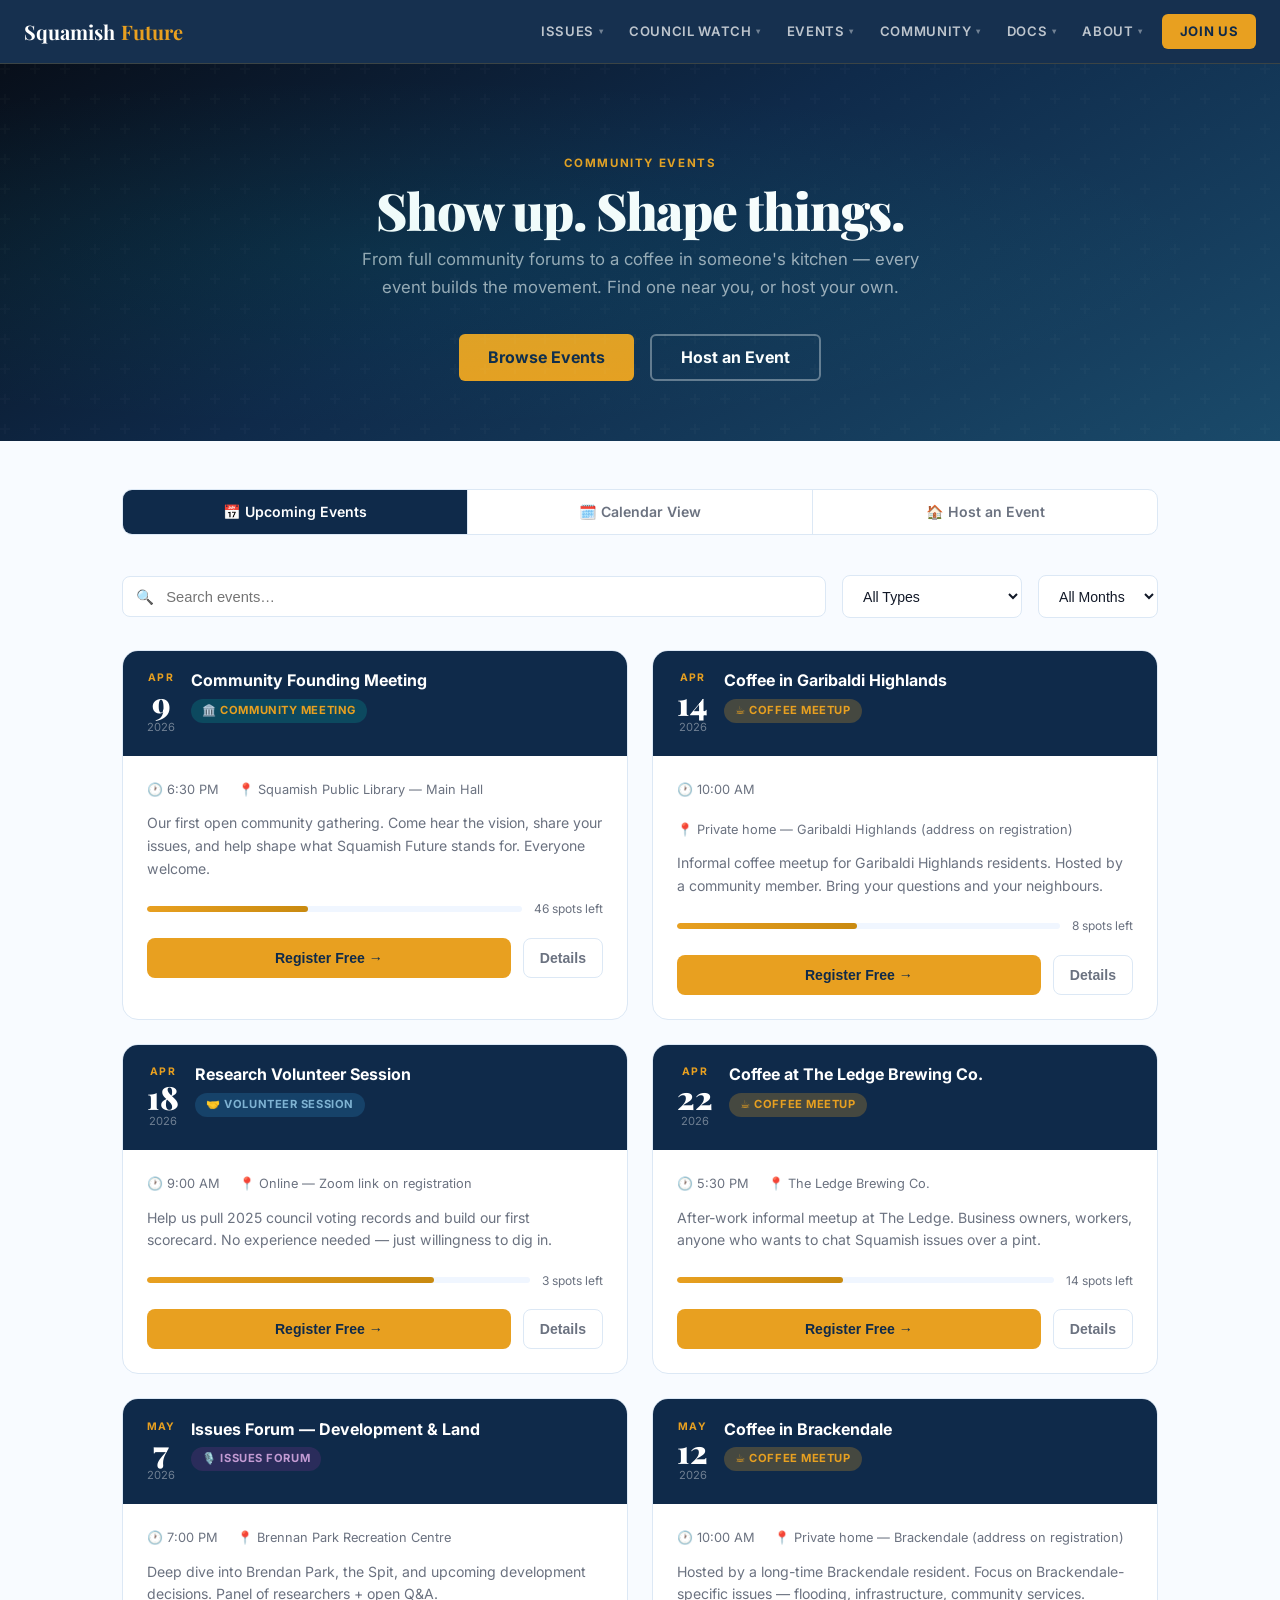
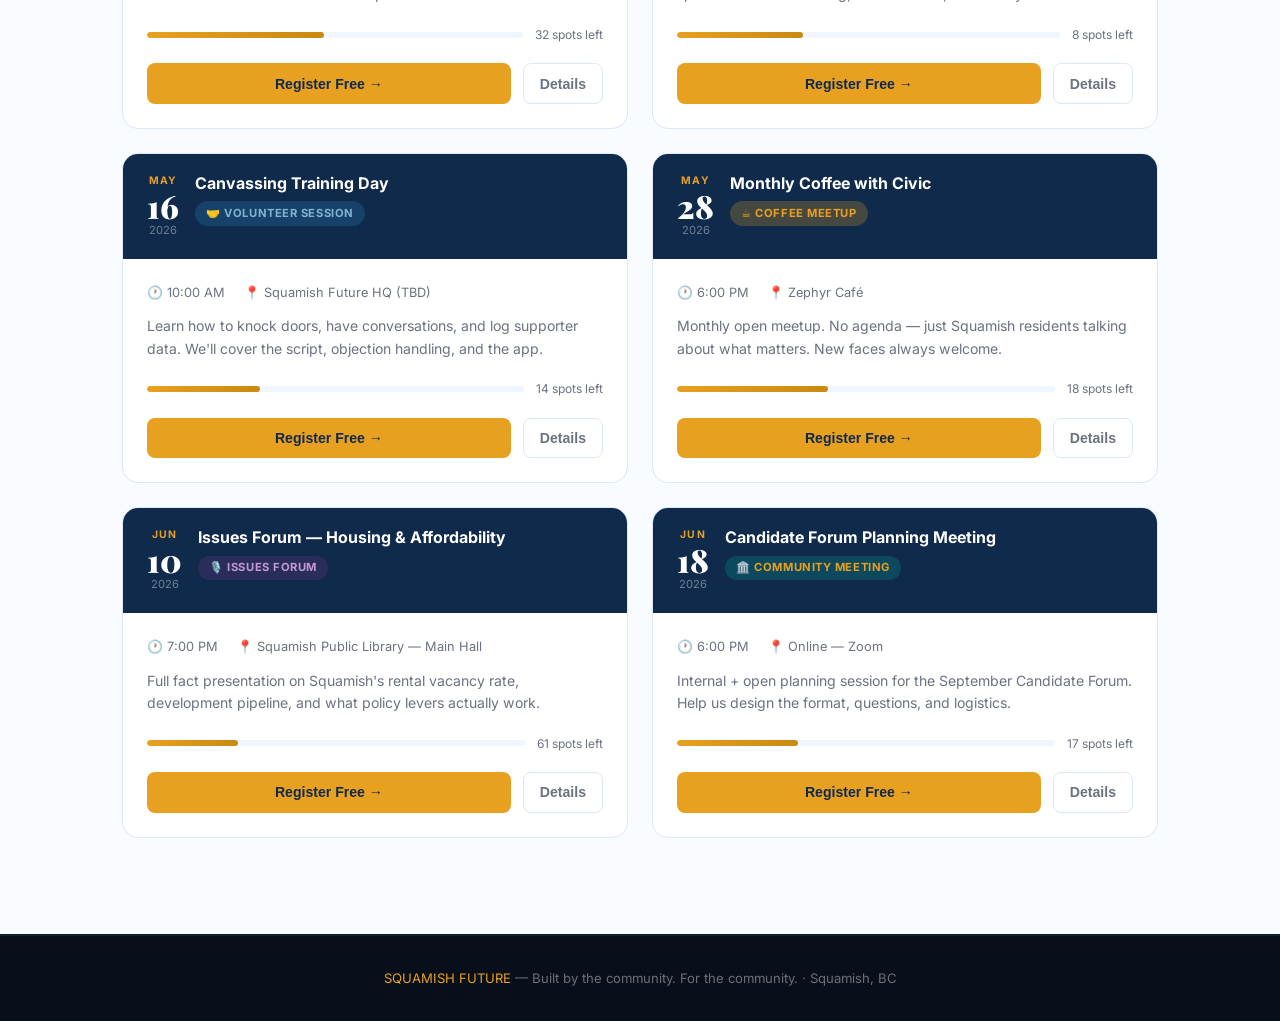
<file: events.html>
<!DOCTYPE html>
<html lang="en">
<head>
  <meta charset="UTF-8" />
  <meta name="viewport" content="width=device-width, initial-scale=1.0" />
  <title>Events — SQUAMISH FUTURE</title>
  <link rel="stylesheet" href="brand.css" />
  <style>
    /* ── PAGE STYLES ─────────────────────────────── */
    .page-hero { padding: 90px 2rem 60px; text-align: center; }
    .page-hero h1 { color: var(--white); margin-bottom: 0.4rem; }
    .page-hero p { color: rgba(255,255,255,0.6); font-size: 1.05rem; max-width: 560px; margin: 0 auto 2rem; line-height: 1.7; }
    .hero-btns { display: flex; gap: 1rem; justify-content: center; flex-wrap: wrap; }

    .main { max-width: 1100px; margin: 0 auto; padding: 3rem 2rem 6rem; }

    /* TAB NAV */
    .tab-nav { display: flex; gap: 0; border: 1.5px solid var(--border); border-radius: 10px; overflow: hidden; margin-bottom: 2.5rem; background: var(--white); }
    .tab-btn { flex: 1; padding: 0.85rem 1rem; border: none; background: none; font-family: var(--font-body); font-size: 0.88rem; font-weight: 600; color: var(--grey); cursor: pointer; transition: all 0.2s; border-right: 1px solid var(--border); text-align: center; }
    .tab-btn:last-child { border-right: none; }
    .tab-btn.active { background: var(--navy); color: var(--white); }
    .tab-btn:hover:not(.active) { background: var(--light); color: var(--navy); }

    .tab-panel { display: none; }
    .tab-panel.active { display: block; }

    /* EVENTS LIST */
    .events-controls { display: flex; gap: 1rem; align-items: center; flex-wrap: wrap; margin-bottom: 2rem; }
    .search-wrap { flex: 1; min-width: 200px; position: relative; }
    .search-wrap::before { content: '🔍'; position: absolute; left: 0.85rem; top: 50%; transform: translateY(-50%); font-size: 0.9rem; }
    .search-wrap input { width: 100%; padding: 0.72rem 1rem 0.72rem 2.7rem; border: 1.5px solid var(--border); border-radius: 8px; font-size: 0.92rem; outline: none; transition: border-color 0.2s; }
    .search-wrap input:focus { border-color: var(--teal); }
    .filter-select { padding: 0.72rem 1rem; border: 1.5px solid var(--border); border-radius: 8px; font-size: 0.88rem; outline: none; background: var(--white); color: var(--dark); cursor: pointer; }

    .events-grid { display: grid; grid-template-columns: repeat(2, 1fr); gap: 1.5rem; }

    .event-card {
      background: var(--white); border: 1px solid var(--border); border-radius: 16px;
      overflow: hidden; transition: all 0.22s;
    }
    .event-card:hover { box-shadow: var(--shadow-md); border-color: rgba(0,196,179,0.3); transform: translateY(-2px); }
    .event-header { background: var(--navy); padding: 1.2rem 1.5rem; display: flex; align-items: flex-start; justify-content: space-between; gap: 1rem; }
    .event-date-block { flex-shrink: 0; text-align: center; }
    .event-date-block .month { font-size: 0.65rem; font-weight: 700; letter-spacing: 0.1em; text-transform: uppercase; color: var(--teal); display: block; }
    .event-date-block .day { font-family: var(--font-display); font-size: 2rem; font-weight: 900; color: var(--white); line-height: 1; display: block; }
    .event-date-block .year { font-size: 0.7rem; color: rgba(255,255,255,0.4); display: block; }
    .event-header-info { flex: 1; }
    .event-header-info h3 { color: var(--white); font-size: 1rem; font-weight: 700; margin-bottom: 0.3rem; line-height: 1.3; }
    .event-type-pill { display: inline-block; padding: 0.2rem 0.7rem; border-radius: 100px; font-size: 0.7rem; font-weight: 700; letter-spacing: 0.05em; text-transform: uppercase; }
    .type-community { background: rgba(0,196,179,0.2); color: var(--teal); }
    .type-forum { background: rgba(108,52,131,0.3); color: #c39bd3; }
    .type-coffee { background: rgba(232,160,32,0.25); color: var(--amber); }
    .type-gotv { background: rgba(30,132,73,0.25); color: #82e0aa; }
    .type-volunteer { background: rgba(46,134,193,0.25); color: #7fb3d3; }

    .event-body { padding: 1.5rem; }
    .event-meta { display: flex; gap: 1.2rem; flex-wrap: wrap; margin-bottom: 0.75rem; }
    .event-meta span { font-size: 0.8rem; color: var(--grey); display: flex; align-items: center; gap: 0.35rem; }
    .event-desc { font-size: 0.88rem; color: var(--grey); line-height: 1.6; margin-bottom: 1.2rem; }
    .event-spots { display: flex; align-items: center; gap: 0.75rem; margin-bottom: 1.2rem; }
    .spots-bar { flex: 1; height: 6px; background: var(--light); border-radius: 100px; overflow: hidden; }
    .spots-fill { height: 100%; border-radius: 100px; background: linear-gradient(90deg, var(--teal), var(--teal-dark)); }
    .spots-label { font-size: 0.75rem; color: var(--grey); white-space: nowrap; }
    .event-actions { display: flex; gap: 0.75rem; }
    .btn-register { flex: 1; background: var(--teal); color: var(--navy); border: none; padding: 0.7rem 1rem; border-radius: 8px; font-size: 0.88rem; font-weight: 700; cursor: pointer; transition: all 0.2s; }
    .btn-register:hover { background: var(--teal-dark); box-shadow: var(--shadow-teal); }
    .btn-register:disabled { background: var(--border); color: var(--grey); cursor: not-allowed; box-shadow: none; }
    .btn-details { background: none; border: 1.5px solid var(--border); color: var(--grey); padding: 0.7rem 1rem; border-radius: 8px; font-size: 0.88rem; font-weight: 600; cursor: pointer; transition: all 0.2s; }
    .btn-details:hover { border-color: var(--navy); color: var(--navy); }

    /* HOST AN EVENT */
    .host-intro { display: grid; grid-template-columns: 1fr 1fr; gap: 4rem; align-items: start; margin-bottom: 3rem; }
    .host-types { display: grid; grid-template-columns: repeat(3, 1fr); gap: 1rem; margin-bottom: 2.5rem; }
    .host-type { background: var(--white); border: 2px solid var(--border); border-radius: 14px; padding: 1.5rem; text-align: center; cursor: pointer; transition: all 0.2s; }
    .host-type:hover, .host-type.selected { border-color: var(--teal); background: var(--teal-light); }
    .host-type .ht-icon { font-size: 2.2rem; display: block; margin-bottom: 0.75rem; }
    .host-type h4 { font-size: 0.9rem; font-weight: 700; color: var(--navy); margin-bottom: 0.3rem; }
    .host-type p { font-size: 0.78rem; color: var(--grey); line-height: 1.4; }

    .host-form-card { background: var(--white); border: 1px solid var(--border); border-radius: 20px; padding: 2.5rem; box-shadow: var(--shadow-md); }
    .host-form-card h3 { font-family: var(--font-display); font-size: 1.4rem; color: var(--navy); margin-bottom: 0.4rem; }
    .host-form-card > p { color: var(--grey); font-size: 0.88rem; margin-bottom: 2rem; }

    .form-section-label { font-size: 0.72rem; font-weight: 700; letter-spacing: 0.12em; text-transform: uppercase; color: var(--teal); margin: 1.5rem 0 1rem; display: block; }
    .sf-field { margin-bottom: 1rem; }
    .sf-field label { display: block; font-size: 0.83rem; font-weight: 600; color: var(--navy); margin-bottom: 0.35rem; }
    .sf-field input, .sf-field select, .sf-field textarea { width: 100%; padding: 0.75rem 1rem; border: 1.5px solid var(--border); border-radius: 8px; font-size: 0.93rem; font-family: var(--font-body); color: var(--dark); background: var(--white); outline: none; transition: border-color 0.2s, box-shadow 0.2s; }
    .sf-field input:focus, .sf-field select:focus, .sf-field textarea:focus { border-color: var(--teal); box-shadow: 0 0 0 3px rgba(0,196,179,0.1); }
    .sf-field textarea { resize: vertical; min-height: 80px; }
    .field-row { display: grid; grid-template-columns: 1fr 1fr; gap: 1rem; }
    .form-note { font-size: 0.8rem; color: var(--grey); padding: 0.8rem 1rem; background: var(--light); border-radius: 8px; margin-bottom: 1.5rem; line-height: 1.5; }

    .submit-btn { width: 100%; background: var(--navy); color: white; border: none; padding: 0.95rem; border-radius: 8px; font-size: 1rem; font-weight: 700; cursor: pointer; transition: all 0.2s; }
    .submit-btn:hover { background: var(--navy-mid); transform: translateY(-1px); }

    .host-sidebar { }
    .sidebar-card { background: var(--white); border: 1px solid var(--border); border-radius: 14px; padding: 1.5rem; margin-bottom: 1.2rem; }
    .sidebar-card h4 { font-size: 0.9rem; font-weight: 700; color: var(--navy); margin-bottom: 0.6rem; }
    .sidebar-card p { font-size: 0.83rem; color: var(--grey); line-height: 1.55; }
    .sidebar-card ul { list-style: none; margin-top: 0.5rem; }
    .sidebar-card ul li { font-size: 0.82rem; color: var(--grey); padding: 0.2rem 0 0.2rem 1rem; position: relative; line-height: 1.4; }
    .sidebar-card ul li::before { content: '→'; position: absolute; left: 0; color: var(--teal); }

    /* CALENDAR */
    .calendar-wrap { background: var(--white); border: 1px solid var(--border); border-radius: 16px; overflow: hidden; }
    .cal-header { background: var(--navy); padding: 1.2rem 1.5rem; display: flex; align-items: center; justify-content: space-between; }
    .cal-header h3 { color: var(--white); font-size: 1rem; font-weight: 700; }
    .cal-nav { display: flex; gap: 0.5rem; }
    .cal-nav button { background: rgba(255,255,255,0.1); border: 1px solid rgba(255,255,255,0.2); color: white; width: 32px; height: 32px; border-radius: 6px; cursor: pointer; font-size: 0.9rem; transition: all 0.2s; }
    .cal-nav button:hover { background: rgba(0,196,179,0.2); border-color: var(--teal); }
    .cal-grid { display: grid; grid-template-columns: repeat(7, 1fr); }
    .cal-day-header { padding: 0.6rem; text-align: center; font-size: 0.72rem; font-weight: 700; letter-spacing: 0.06em; text-transform: uppercase; color: var(--grey); background: var(--light); border-bottom: 1px solid var(--border); }
    .cal-day { padding: 0.6rem; min-height: 72px; border-right: 1px solid var(--border); border-bottom: 1px solid var(--border); cursor: pointer; transition: background 0.15s; position: relative; }
    .cal-day:nth-child(7n) { border-right: none; }
    .cal-day:hover { background: var(--teal-light); }
    .cal-day.today { background: rgba(0,196,179,0.06); }
    .cal-day.today .day-num { background: var(--teal); color: var(--navy); }
    .cal-day.other-month .day-num { color: #d1d5db; }
    .cal-day.has-event { background: rgba(0,196,179,0.04); }
    .day-num { display: inline-flex; align-items: center; justify-content: center; width: 26px; height: 26px; border-radius: 50%; font-size: 0.82rem; font-weight: 600; color: var(--dark); }
    .cal-event-dot { font-size: 0.7rem; margin-top: 0.2rem; padding: 0.1rem 0.4rem; border-radius: 4px; white-space: nowrap; overflow: hidden; text-overflow: ellipsis; max-width: 100%; cursor: pointer; }
    .dot-community { background: rgba(0,196,179,0.15); color: var(--teal-dark); font-size: 0.65rem; font-weight: 600; }
    .dot-coffee { background: rgba(232,160,32,0.15); color: #8a6010; font-size: 0.65rem; font-weight: 600; }
    .dot-forum { background: rgba(108,52,131,0.12); color: #6c3483; font-size: 0.65rem; font-weight: 600; }

    /* MODAL */
    .modal-overlay { display: none; position: fixed; inset: 0; background: rgba(15,42,74,0.75); z-index: 999; align-items: center; justify-content: center; padding: 1rem; }
    .modal-overlay.active { display: flex; }
    .modal { background: white; border-radius: 20px; max-width: 520px; width: 100%; max-height: 90vh; overflow-y: auto; box-shadow: 0 20px 60px rgba(0,0,0,0.3); }
    .modal-header { background: var(--navy); padding: 1.5rem 2rem; border-radius: 20px 20px 0 0; }
    .modal-header h3 { color: white; font-size: 1.1rem; font-weight: 700; margin-bottom: 0.2rem; }
    .modal-header p { color: rgba(255,255,255,0.55); font-size: 0.85rem; }
    .modal-body { padding: 2rem; }
    .modal-close { float: right; background: rgba(255,255,255,0.1); border: none; color: white; width: 30px; height: 30px; border-radius: 6px; cursor: pointer; font-size: 1rem; }
    .modal-close:hover { background: rgba(255,255,255,0.2); }
    .register-btn { width: 100%; background: var(--teal); color: var(--navy); border: none; padding: 0.9rem; border-radius: 8px; font-size: 1rem; font-weight: 800; cursor: pointer; transition: all 0.2s; margin-top: 1rem; }
    .register-btn:hover { background: var(--teal-dark); }

    footer { background: var(--navy-dark); color: rgba(255,255,255,0.4); padding: 2rem; text-align: center; font-size: 0.82rem; border-top: 2px solid rgba(0,196,179,0.12); }
    footer a { color: var(--teal); text-decoration: none; }

    @media (max-width: 768px) {
      .events-grid { grid-template-columns: 1fr; }
      .host-intro { grid-template-columns: 1fr; }
      .host-types { grid-template-columns: 1fr 1fr; }
      .field-row { grid-template-columns: 1fr; }
      .tab-btn { font-size: 0.78rem; padding: 0.7rem 0.5rem; }
      .sf-nav-links li:not(:last-child) { display: none; }
    }
    @media (max-width: 500px) { .host-types { grid-template-columns: 1fr; } }
  </style>
</head>
<body>

<!-- NAV -->
<nav class="sf-nav" id="mainNav"></nav>

<!-- HERO -->
<div class="hero-bg page-hero">
  <span class="section-label" style="display:block; text-align:center; margin-bottom:0.75rem;">Community Events</span>
  <h1 class="display display-md">Show up. Shape things.</h1>
  <p>From full community forums to a coffee in someone's kitchen — every event builds the movement. Find one near you, or host your own.</p>
  <div class="hero-btns">
    <button class="btn btn-teal" onclick="switchTab('upcoming')">Browse Events</button>
    <button class="btn btn-outline-white" onclick="switchTab('host')">Host an Event</button>
  </div>
</div>

<div class="main">

  <!-- TABS -->
  <div class="tab-nav">
    <button class="tab-btn active" id="tab-upcoming" onclick="switchTab('upcoming')">📅 Upcoming Events</button>
    <button class="tab-btn" id="tab-calendar" onclick="switchTab('calendar')">🗓️ Calendar View</button>
    <button class="tab-btn" id="tab-host" onclick="switchTab('host')">🏠 Host an Event</button>
  </div>

  <!-- ── TAB 1: UPCOMING EVENTS ── -->
  <div class="tab-panel active" id="panel-upcoming">
    <div class="events-controls">
      <div class="search-wrap">
        <input type="text" placeholder="Search events…" oninput="filterEvents(this.value)" />
      </div>
      <select class="filter-select" onchange="filterByType(this.value)">
        <option value="all">All Types</option>
        <option value="community">Community Meeting</option>
        <option value="coffee">Coffee Meetup</option>
        <option value="forum">Issues Forum</option>
        <option value="volunteer">Volunteer Session</option>
        <option value="gotv">GOTV Event</option>
      </select>
      <select class="filter-select" onchange="filterByMonth(this.value)">
        <option value="all">All Months</option>
        <option value="4">April 2026</option>
        <option value="5">May 2026</option>
        <option value="6">June 2026</option>
      </select>
    </div>
    <div class="events-grid" id="eventsGrid"></div>
  </div>

  <!-- ── TAB 2: CALENDAR ── -->
  <div class="tab-panel" id="panel-calendar">
    <div class="calendar-wrap">
      <div class="cal-header">
        <h3 id="calMonthTitle">April 2026</h3>
        <div class="cal-nav">
          <button onclick="changeMonth(-1)">‹</button>
          <button onclick="changeMonth(1)">›</button>
        </div>
      </div>
      <div class="cal-grid" id="calGrid"></div>
    </div>
    <p style="font-size:0.8rem; color:var(--grey); margin-top:1rem; text-align:center;">Click any date to see events. Click an event dot to register.</p>
  </div>

  <!-- ── TAB 3: HOST AN EVENT ── -->
  <div class="tab-panel" id="panel-host">
    <div class="host-intro">
      <div>
        <span class="section-label">Host with Us</span>
        <h2 class="display display-sm" style="color:var(--navy); margin-bottom:0.5rem;">Your space is our platform</h2>
        <div class="teal-rule"></div>
        <p style="color:var(--grey); line-height:1.75; margin-bottom:1rem;">The best civic conversations don't happen in council chambers — they happen around kitchen tables, in living rooms, and over coffee at the local café. If you have a space and a willing group, we'll help you fill it and make it count.</p>
        <p style="color:var(--grey); line-height:1.75;">Submit your event idea below. Our coordinator will reach out within 48 hours with support, talking points, and promotional materials. We do the heavy lifting.</p>
      </div>
      <div>
        <div class="host-types">
          <div class="host-type selected" onclick="selectHostType(this, 'coffee')">
            <span class="ht-icon">☕</span>
            <h4>Kitchen Coffee</h4>
            <p>5–15 people. Casual, at your home. We provide the agenda and talking points.</p>
          </div>
          <div class="host-type" onclick="selectHostType(this, 'business')">
            <span class="ht-icon">🏪</span>
            <h4>Business Meetup</h4>
            <p>Host at your business. Great way to connect your customers to civic life.</p>
          </div>
          <div class="host-type" onclick="selectHostType(this, 'community')">
            <span class="ht-icon">🏛️</span>
            <h4>Community Forum</h4>
            <p>Larger event. We help book venue, promotion, and run the event with you.</p>
          </div>
          <div class="host-type" onclick="selectHostType(this, 'outdoors')">
            <span class="ht-icon">🌲</span>
            <h4>Outdoor / Trail</h4>
            <p>A hike, a cleanup, a trail event — community in Squamish's natural setting.</p>
          </div>
          <div class="host-type" onclick="selectHostType(this, 'sports')">
            <span class="ht-icon">🏒</span>
            <h4>Sports / Rec</h4>
            <p>At the rink, the field, or a rec centre. Meet people where they already are.</p>
          </div>
          <div class="host-type" onclick="selectHostType(this, 'online')">
            <span class="ht-icon">💻</span>
            <h4>Online / Zoom</h4>
            <p>Can't host in person? Online events reach the whole Sea to Sky corridor.</p>
          </div>
        </div>
      </div>
    </div>

    <div style="display:grid; grid-template-columns: 1fr 300px; gap:2rem; align-items:start;">
      <div class="host-form-card">
        <h3>Submit Your Event</h3>
        <p>We'll review and confirm within 48 hours. Our coordinator will reach out with support.</p>

        <span class="form-section-label">About You</span>
        <div class="field-row">
          <div class="sf-field"><label>First Name</label><input type="text" placeholder="First name" /></div>
          <div class="sf-field"><label>Last Name</label><input type="text" placeholder="Last name" /></div>
        </div>
        <div class="field-row">
          <div class="sf-field"><label>Email</label><input type="email" placeholder="your@email.com" /></div>
          <div class="sf-field"><label>Phone</label><input type="tel" placeholder="(250) 000-0000" /></div>
        </div>
        <div class="sf-field"><label>Neighbourhood</label>
          <select>
            <option value="">Select area</option>
            <option>Downtown Squamish</option><option>Garibaldi Highlands</option>
            <option>Brackendale</option><option>Valleycliffe</option>
            <option>Dentville</option><option>Other</option>
          </select>
        </div>

        <span class="form-section-label">Event Details</span>
        <div class="sf-field"><label>Event Type</label>
          <select id="hostTypeSelect">
            <option value="coffee">☕ Kitchen Coffee (home, casual)</option>
            <option value="business">🏪 Business Meetup</option>
            <option value="community">🏛️ Community Forum (larger)</option>
            <option value="outdoors">🌲 Outdoor / Trail Event</option>
            <option value="sports">🏒 Sports / Recreation</option>
            <option value="online">💻 Online / Zoom</option>
          </select>
        </div>
        <div class="sf-field"><label>Event Title / Name (optional)</label><input type="text" placeholder='e.g. "Coffee in Brackendale" or leave blank and we\'ll help' /></div>
        <div class="field-row">
          <div class="sf-field"><label>Preferred Date</label><input type="date" /></div>
          <div class="sf-field"><label>Preferred Time</label><input type="time" /></div>
        </div>
        <div class="sf-field"><label>Location / Address</label><input type="text" placeholder="Home address, business name, or 'TBD — need venue help'" /></div>
        <div class="field-row">
          <div class="sf-field"><label>Expected Attendees</label>
            <select><option>1–5</option><option>5–15</option><option>15–30</option><option>30–60</option><option>60+</option></select>
          </div>
          <div class="sf-field"><label>Is this public or private?</label>
            <select><option>Public — open to all</option><option>Semi-private — invited guests</option><option>Private — my network only</option></select>
          </div>
        </div>

        <span class="form-section-label">What You Want to Cover</span>
        <div class="sf-field"><label>What issues or topics do you want to focus on?</label>
          <textarea placeholder="Development? Housing? Recreation? Council accountability? Or just a general Squamish Future intro?"></textarea>
        </div>
        <div class="sf-field"><label>What support do you need from us?</label>
          <textarea rows="2" placeholder="Talking points, printed materials, a presenter, help with promotion, venue suggestions…"></textarea>
        </div>
        <div class="sf-field"><label>Anything else?</label>
          <textarea rows="2" placeholder="Groups you'll be reaching out to, special circumstances, questions…"></textarea>
        </div>

        <div class="form-note">🙌 We welcome <strong>all</strong> types of events — a coffee with 3 neighbours counts. The movement is built one kitchen at a time.</div>
        <button class="submit-btn" onclick="submitHostForm()">Submit Event for Review →</button>
      </div>

      <div class="host-sidebar">
        <div class="sidebar-card">
          <h4>🛠️ What we provide</h4>
          <ul>
            <li>Talking points on top issues</li>
            <li>Printed materials (if needed)</li>
            <li>Squamish Future presenter (if requested)</li>
            <li>Event promotion on our channels</li>
            <li>Email signup sheet template</li>
            <li>Follow-up support for attendees</li>
          </ul>
        </div>
        <div class="sidebar-card">
          <h4>☕ What a Kitchen Coffee looks like</h4>
          <p style="font-size:0.82rem; color:var(--grey); line-height:1.55;">You invite 5–15 people. We give you a simple 45-min agenda. You run it. We help capture new members. Takes less than an hour — and each one builds the base.</p>
        </div>
        <div class="sidebar-card">
          <h4>📅 Timeline</h4>
          <p style="font-size:0.82rem; color:var(--grey); line-height:1.55;">Submit at least <strong>1 week</strong> before your event. We'll confirm within 48 hours and send you everything you need.</p>
        </div>
      </div>
    </div>
  </div>

</div><!-- /main -->

<!-- REGISTER MODAL -->
<div class="modal-overlay" id="registerModal">
  <div class="modal">
    <div class="modal-header">
      <button class="modal-close" onclick="closeModal()">✕</button>
      <h3 id="modalTitle">Register for Event</h3>
      <p id="modalSubtitle">Confirm your spot</p>
    </div>
    <div class="modal-body">
      <div class="sf-field"><label>First Name</label><input type="text" placeholder="First name" /></div>
      <div class="sf-field"><label>Email</label><input type="email" placeholder="your@email.com" /></div>
      <div class="sf-field"><label>Phone (optional)</label><input type="tel" placeholder="(250) 000-0000" /></div>
      <div class="sf-field"><label>Neighbourhood</label>
        <select><option>Select area</option><option>Downtown Squamish</option><option>Garibaldi Highlands</option><option>Brackendale</option><option>Valleycliffe</option><option>Other</option></select>
      </div>
      <div class="sf-field"><label>How did you hear about this event?</label>
        <select><option>Squamish Future newsletter</option><option>Facebook</option><option>Friend</option><option>Community group</option><option>Other</option></select>
      </div>
      <div class="sf-field"><label>Any accessibility needs or questions? (optional)</label><input type="text" placeholder="Parking, accessibility, dietary…" /></div>
      <button class="register-btn" onclick="completeRegistration()">✓ Confirm My Spot</button>
      <p style="font-size:0.75rem; color:var(--grey); text-align:center; margin-top:0.75rem;">You'll receive a confirmation email with event details.</p>
    </div>
  </div>
</div>

<!-- SUCCESS MODAL -->
<div class="modal-overlay" id="successModal">
  <div class="modal">
    <div class="modal-header"><h3>You're registered! 🎉</h3><p>See you there.</p></div>
    <div class="modal-body" style="text-align:center;">
      <div style="font-size:3rem; margin-bottom:1rem;">✅</div>
      <p id="successMsg" style="color:var(--grey); margin-bottom:1.5rem; line-height:1.7;"></p>
      <a href="volunteer.html" class="btn btn-teal" style="display:inline-block; margin-bottom:0.75rem;">Volunteer at This Event →</a><br>
      <button onclick="document.getElementById('successModal').classList.remove('active')" style="background:none; border:none; color:var(--grey); cursor:pointer; font-size:0.88rem;">Close</button>
    </div>
  </div>
</div>

<footer>
  <a href="index.html">SQUAMISH FUTURE</a> — Built by the community. For the community. · Squamish, BC
</footer>

<script>
// ── EVENT DATA ─────────────────────────────────────────────────
const EVENTS = [
  { id:1, title:"Community Founding Meeting", type:"community", month:4, day:9, year:2026, time:"6:30 PM", location:"Squamish Public Library — Main Hall", desc:"Our first open community gathering. Come hear the vision, share your issues, and help shape what Squamish Future stands for. Everyone welcome.", spots:80, registered:34 },
  { id:2, title:"Coffee in Garibaldi Highlands", type:"coffee", month:4, day:14, year:2026, time:"10:00 AM", location:"Private home — Garibaldi Highlands (address on registration)", desc:"Informal coffee meetup for Garibaldi Highlands residents. Hosted by a community member. Bring your questions and your neighbours.", spots:15, registered:7 },
  { id:3, title:"Research Volunteer Session", type:"volunteer", month:4, day:18, year:2026, time:"9:00 AM", location:"Online — Zoom link on registration", desc:"Help us pull 2025 council voting records and build our first scorecard. No experience needed — just willingness to dig in.", spots:12, registered:9 },
  { id:4, title:"Coffee at The Ledge Brewing Co.", type:"coffee", month:4, day:22, year:2026, time:"5:30 PM", location:"The Ledge Brewing Co., Downtown Squamish", desc:"After-work informal meetup at The Ledge. Business owners, workers, anyone who wants to chat Squamish issues over a pint.", spots:25, registered:11 },
  { id:5, title:"Issues Forum — Development & Land", type:"forum", month:5, day:7, year:2026, time:"7:00 PM", location:"Brennan Park Recreation Centre, Meeting Room B", desc:"Deep dive into Brendan Park, the Spit, and upcoming development decisions. Panel of researchers + open Q&A.", spots:60, registered:28 },
  { id:6, title:"Coffee in Brackendale", type:"coffee", month:5, day:12, year:2026, time:"10:00 AM", location:"Private home — Brackendale (address on registration)", desc:"Hosted by a long-time Brackendale resident. Focus on Brackendale-specific issues — flooding, infrastructure, community services.", spots:12, registered:4 },
  { id:7, title:"Canvassing Training Day", type:"volunteer", month:5, day:16, year:2026, time:"10:00 AM", location:"Squamish Future HQ (TBD)", desc:"Learn how to knock doors, have conversations, and log supporter data. We'll cover the script, objection handling, and the app.", spots:20, registered:6 },
  { id:8, title:"Monthly Coffee with Civic", type:"coffee", month:5, day:28, year:2026, time:"6:00 PM", location:"Zephyr Café, Downtown Squamish", desc:"Monthly open meetup. No agenda — just Squamish residents talking about what matters. New faces always welcome.", spots:30, registered:12 },
  { id:9, title:"Issues Forum — Housing & Affordability", type:"forum", month:6, day:10, year:2026, time:"7:00 PM", location:"Squamish Public Library — Main Hall", desc:"Full fact presentation on Squamish's rental vacancy rate, development pipeline, and what policy levers actually work.", spots:80, registered:19 },
  { id:10, title:"Candidate Forum Planning Meeting", type:"community", month:6, day:18, year:2026, time:"6:00 PM", location:"Online — Zoom", desc:"Internal + open planning session for the September Candidate Forum. Help us design the format, questions, and logistics.", spots:25, registered:8 },
];

const TYPE_INFO = {
  community: { label:"Community Meeting", cls:"type-community", icon:"🏛️" },
  coffee:    { label:"Coffee Meetup",     cls:"type-coffee",    icon:"☕" },
  forum:     { label:"Issues Forum",      cls:"type-forum",     icon:"🎙️" },
  volunteer: { label:"Volunteer Session", cls:"type-volunteer", icon:"🤝" },
  gotv:      { label:"GOTV Event",        cls:"type-gotv",      icon:"🗳️" },
};
const MONTHS = ["","January","February","March","April","May","June","July","August","September","October","November","December"];

let currentFilter = 'all';
let currentTypeFilter = 'all';
let currentMonthFilter = 'all';
let calMonth = 4; let calYear = 2026;
let activeEventId = null;

function filterEvents(q) {
  renderEvents(q);
}
function filterByType(v) { currentTypeFilter = v; renderEvents(); }
function filterByMonth(v) { currentMonthFilter = v; renderEvents(); }

function renderEvents(q='') {
  const grid = document.getElementById('eventsGrid');
  let list = EVENTS.filter(e => {
    const matchType = currentTypeFilter === 'all' || e.type === currentTypeFilter;
    const matchMonth = currentMonthFilter === 'all' || e.month === parseInt(currentMonthFilter);
    const matchQ = !q || e.title.toLowerCase().includes(q.toLowerCase()) || e.desc.toLowerCase().includes(q.toLowerCase()) || e.location.toLowerCase().includes(q.toLowerCase());
    return matchType && matchMonth && matchQ;
  });
  if (!list.length) { grid.innerHTML = '<div style="grid-column:1/-1; text-align:center; padding:3rem; color:var(--grey);">No events found. <a href="#" onclick="switchTab(\'host\')" style="color:var(--teal)">Host your own →</a></div>'; return; }
  grid.innerHTML = list.map(e => {
    const t = TYPE_INFO[e.type] || TYPE_INFO.community;
    const pct = Math.round((e.registered / e.spots) * 100);
    const full = e.registered >= e.spots;
    return `
    <div class="event-card">
      <div class="event-header">
        <div class="event-date-block">
          <span class="month">${MONTHS[e.month].substr(0,3)}</span>
          <span class="day">${e.day}</span>
          <span class="year">${e.year}</span>
        </div>
        <div class="event-header-info">
          <h3>${e.title}</h3>
          <span class="event-type-pill ${t.cls}">${t.icon} ${t.label}</span>
        </div>
      </div>
      <div class="event-body">
        <div class="event-meta">
          <span>🕐 ${e.time}</span>
          <span>📍 ${e.location.split(',')[0]}</span>
        </div>
        <div class="event-desc">${e.desc}</div>
        <div class="event-spots">
          <div class="spots-bar"><div class="spots-fill" style="width:${pct}%"></div></div>
          <span class="spots-label">${full ? '🔴 Full' : `${e.spots - e.registered} spots left`}</span>
        </div>
        <div class="event-actions">
          <button class="btn-register" ${full ? 'disabled' : ''} onclick="openRegister(${e.id})">${full ? 'Join Waitlist' : 'Register Free →'}</button>
          <button class="btn-details" onclick="alert('${e.title}\\n\\n${e.desc}\\n\\nLocation: ${e.location}\\nDate: ${MONTHS[e.month]} ${e.day}, ${e.year} at ${e.time}')">Details</button>
        </div>
      </div>
    </div>`;
  }).join('');
}

function openRegister(id) {
  activeEventId = id;
  const e = EVENTS.find(ev => ev.id === id);
  document.getElementById('modalTitle').textContent = 'Register: ' + e.title;
  document.getElementById('modalSubtitle').textContent = `${MONTHS[e.month]} ${e.day}, ${e.year} · ${e.time}`;
  document.getElementById('registerModal').classList.add('active');
}
function closeModal() { document.getElementById('registerModal').classList.remove('active'); }
function completeRegistration() {
  const e = EVENTS.find(ev => ev.id === activeEventId);
  document.getElementById('registerModal').classList.remove('active');
  document.getElementById('successMsg').textContent = `You're registered for ${e.title} on ${MONTHS[e.month]} ${e.day} at ${e.time}. A confirmation email is on its way.`;
  document.getElementById('successModal').classList.add('active');
  e.registered = Math.min(e.registered + 1, e.spots);
  renderEvents();
}

// ── CALENDAR ───────────────────────────────────────────────────
function renderCalendar() {
  const days = ['Sun','Mon','Tue','Wed','Thu','Fri','Sat'];
  document.getElementById('calMonthTitle').textContent = `${MONTHS[calMonth]} ${calYear}`;
  const grid = document.getElementById('calGrid');
  let html = days.map(d => `<div class="cal-day-header">${d}</div>`).join('');
  const first = new Date(calYear, calMonth-1, 1).getDay();
  const total = new Date(calYear, calMonth, 0).getDate();
  const prevTotal = new Date(calYear, calMonth-1, 0).getDate();
  const today = new Date(); const isThisMonth = today.getMonth()+1 === calMonth && today.getFullYear() === calYear;
  for (let i=0; i<first; i++) {
    html += `<div class="cal-day other-month"><span class="day-num">${prevTotal - first + i + 1}</span></div>`;
  }
  for (let d=1; d<=total; d++) {
    const dayEvents = EVENTS.filter(e => e.month === calMonth && e.day === d && e.year === calYear);
    const isToday = isThisMonth && d === today.getDate();
    html += `<div class="cal-day ${isToday?'today':''} ${dayEvents.length?'has-event':''}">
      <span class="day-num">${d}</span>
      ${dayEvents.map(e => `<div class="cal-event-dot dot-${e.type}" onclick="openRegister(${e.id})">${TYPE_INFO[e.type]?.icon} ${e.title.split(' ').slice(0,2).join(' ')}</div>`).join('')}
    </div>`;
  }
  const remaining = 42 - first - total;
  for (let i=1; i<=remaining; i++) html += `<div class="cal-day other-month"><span class="day-num">${i}</span></div>`;
  grid.innerHTML = html;
}
function changeMonth(dir) {
  calMonth += dir;
  if (calMonth > 12) { calMonth = 1; calYear++; }
  if (calMonth < 1)  { calMonth = 12; calYear--; }
  renderCalendar();
}

// ── HOST TYPE SELECT ───────────────────────────────────────────
function selectHostType(el, type) {
  document.querySelectorAll('.host-type').forEach(t => t.classList.remove('selected'));
  el.classList.add('selected');
  document.getElementById('hostTypeSelect').value = type;
}
function submitHostForm() { alert('Your event has been submitted for review! Our coordinator will reach out within 48 hours with support, talking points, and materials.'); }

// ── TABS ──────────────────────────────────────────────────────
function switchTab(tab) {
  ['upcoming','calendar','host'].forEach(t => {
    document.getElementById('tab-'+t).classList.toggle('active', t===tab);
    document.getElementById('panel-'+t).classList.toggle('active', t===tab);
  });
  if (tab === 'calendar') renderCalendar();
}

// INIT
renderEvents();
</script>
<script src="nav.js"></script>
</body>
</html>
</file>
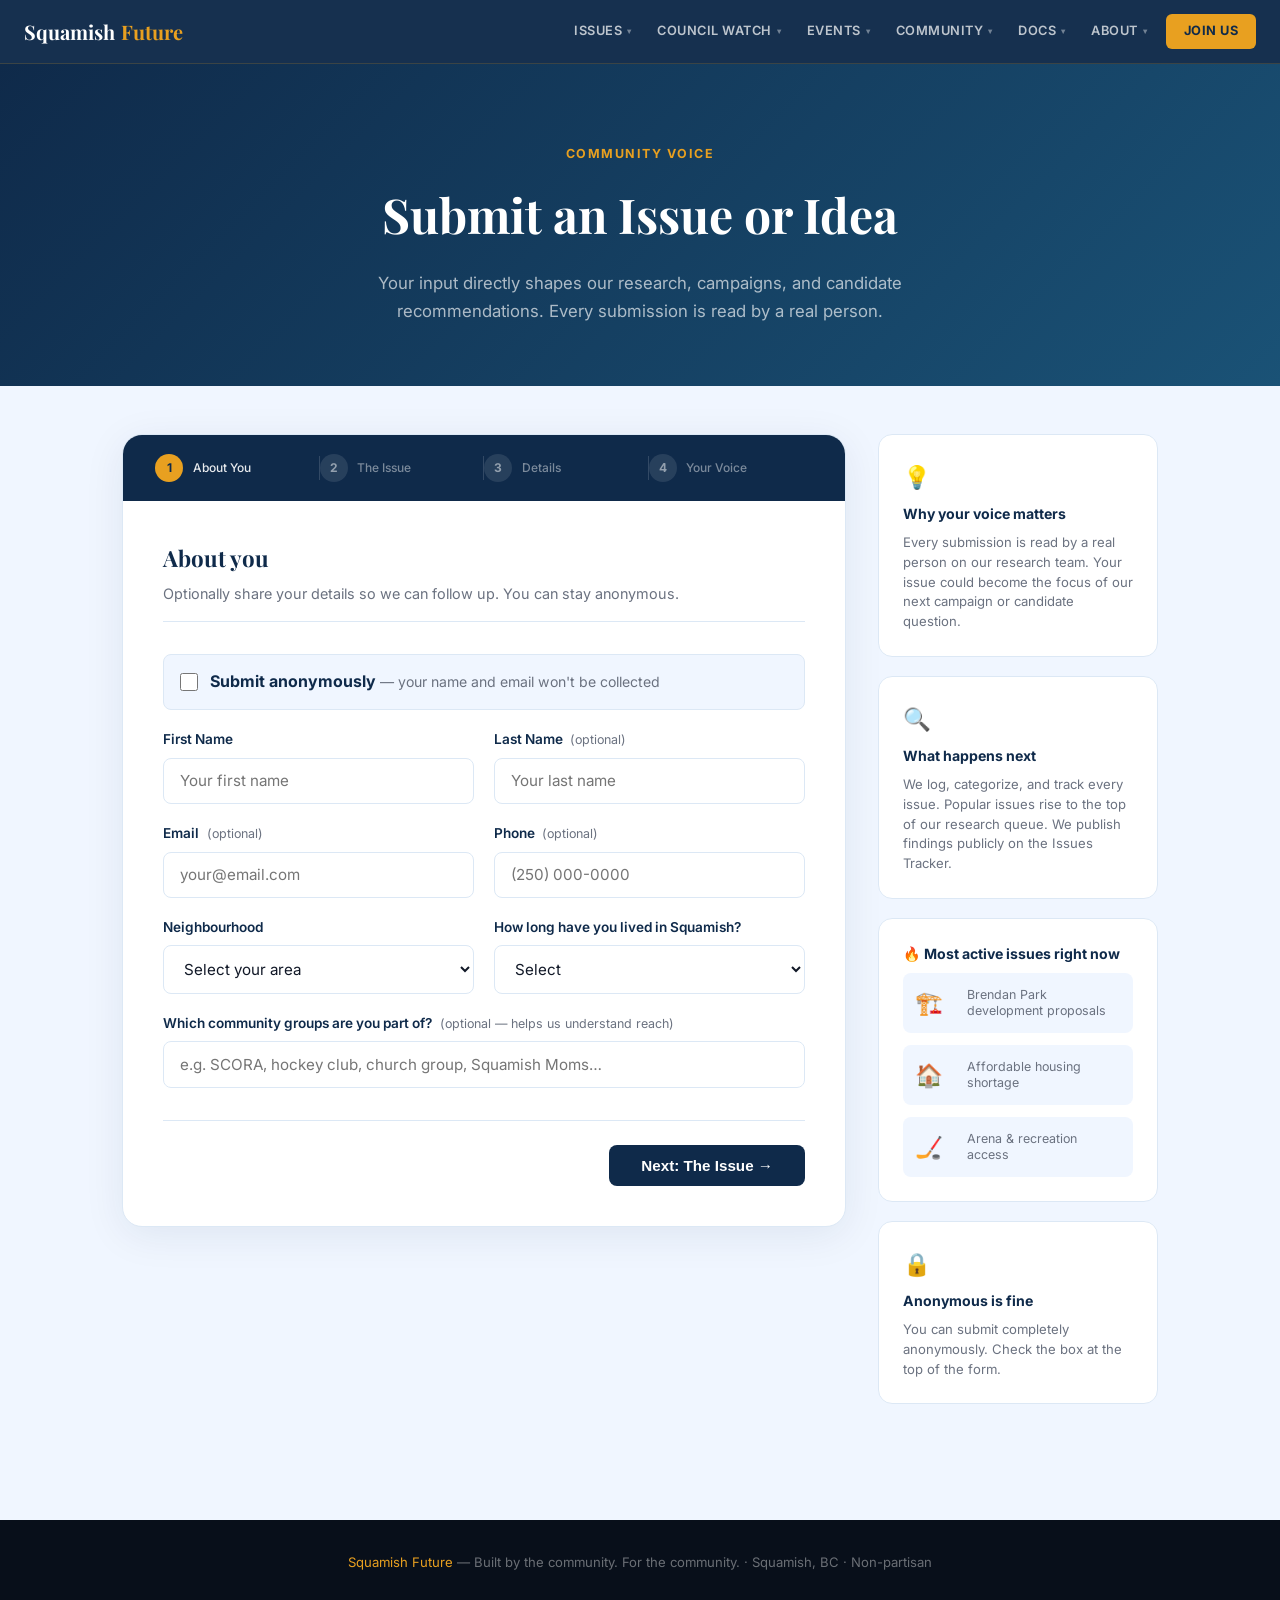
<file: submit.html>
<!DOCTYPE html>
<html lang="en">
<head>
  <meta charset="UTF-8" />
  <meta name="viewport" content="width=device-width, initial-scale=1.0" />
  <title>Submit an Issue — Squamish Future</title>
  <meta name="description" content="Tell Squamish Future what matters to you. Submit issues, ideas, and information for your community." />
  <link rel="preconnect" href="https://fonts.googleapis.com" />
  <link href="https://fonts.googleapis.com/css2?family=Inter:wght@300;400;500;600;700;800&family=Playfair+Display:wght@700;900&display=swap" rel="stylesheet" />
  <style>
    *, *::before, *::after { box-sizing: border-box; margin: 0; padding: 0; }
    :root {
      --navy: #0f2a4a; --blue: #1a5276; --sky: #2e86c1; --gold: #e8a020;
      --green: #1e8449; --light: #f0f6ff; --white: #ffffff;
      --grey: #6b7280; --dark: #111827; --border: #dce8f5; --red: #c0392b;
    }
    html { scroll-behavior: smooth; }
    body { font-family: 'Inter', sans-serif; color: var(--dark); background: var(--light); line-height: 1.6; }
    .nav-logo span { color: var(--gold); }
    .page-header {
      background: linear-gradient(135deg, var(--navy) 0%, var(--blue) 100%);
      padding: 80px 2rem 60px;
      text-align: center;
    }
    .page-header .label { font-size: 0.78rem; font-weight: 700; letter-spacing: 0.12em; text-transform: uppercase; color: var(--gold); margin-bottom: 0.75rem; display: block; }
    .page-header h1 { font-family: 'Playfair Display', serif; font-size: clamp(2rem, 4vw, 3rem); color: white; margin-bottom: 1rem; }
    .page-header p { color: rgba(255,255,255,0.65); font-size: 1.05rem; max-width: 560px; margin: 0 auto; line-height: 1.7; }

    .main { max-width: 820px; margin: 0 auto; padding: 3rem 2rem 6rem; }

    .form-card {
      background: var(--white);
      border: 1px solid var(--border);
      border-radius: 20px;
      box-shadow: 0 8px 40px rgba(15,42,74,0.08);
      overflow: hidden;
    }

    .form-progress {
      background: var(--navy);
      padding: 1.2rem 2rem;
      display: flex; gap: 0; align-items: center;
    }
    .step {
      display: flex; align-items: center; gap: 0.6rem;
      flex: 1; position: relative;
    }
    .step:not(:last-child)::after {
      content: '';
      position: absolute; right: 0; top: 50%; transform: translateY(-50%);
      width: 1px; height: 24px; background: rgba(255,255,255,0.15);
    }
    .step-num {
      width: 28px; height: 28px; border-radius: 50%;
      display: flex; align-items: center; justify-content: center;
      font-size: 0.75rem; font-weight: 700; flex-shrink: 0;
      background: rgba(255,255,255,0.1); color: rgba(255,255,255,0.5);
      transition: all 0.3s;
    }
    .step.active .step-num { background: var(--gold); color: var(--navy); }
    .step.done .step-num { background: var(--green); color: white; }
    .step-label { font-size: 0.75rem; color: rgba(255,255,255,0.45); font-weight: 500; }
    .step.active .step-label { color: rgba(255,255,255,0.9); }
    .step.done .step-label { color: rgba(255,255,255,0.6); }

    .form-body { padding: 2.5rem; }

    .form-section { display: none; }
    .form-section.active { display: block; }

    .section-heading {
      margin-bottom: 2rem;
      padding-bottom: 1rem;
      border-bottom: 1px solid var(--border);
    }
    .section-heading h2 { font-family: 'Playfair Display', serif; font-size: 1.4rem; color: var(--navy); margin-bottom: 0.3rem; }
    .section-heading p { font-size: 0.9rem; color: var(--grey); }

    .form-row { display: grid; gap: 1.2rem; margin-bottom: 1.2rem; }
    .form-row.two { grid-template-columns: 1fr 1fr; }
    .form-row.three { grid-template-columns: 1fr 1fr 1fr; }

    .field label {
      display: block; font-size: 0.85rem; font-weight: 600; color: var(--navy);
      margin-bottom: 0.4rem;
    }
    .field .hint { font-size: 0.78rem; color: var(--grey); font-weight: 400; margin-left: 0.3rem; }
    .field input, .field select, .field textarea {
      width: 100%; padding: 0.8rem 1rem;
      border: 1.5px solid var(--border); border-radius: 8px;
      font-size: 0.95rem; font-family: 'Inter', sans-serif;
      color: var(--dark); background: var(--white); outline: none;
      transition: border-color 0.2s, box-shadow 0.2s;
    }
    .field input:focus, .field select:focus, .field textarea:focus {
      border-color: var(--sky); box-shadow: 0 0 0 3px rgba(46,134,193,0.1);
    }
    .field textarea { resize: vertical; min-height: 100px; }
    .field input[type="range"] { padding: 0; border: none; box-shadow: none; }

    .anon-toggle {
      display: flex; align-items: center; gap: 0.75rem;
      padding: 0.9rem 1rem;
      background: var(--light); border: 1px solid var(--border); border-radius: 8px;
      cursor: pointer; margin-bottom: 1.2rem;
    }
    .anon-toggle input[type="checkbox"] { width: 18px; height: 18px; cursor: pointer; accent-color: var(--sky); }
    .anon-toggle span { font-size: 0.88rem; color: var(--grey); }
    .anon-toggle strong { color: var(--navy); }

    .category-grid {
      display: grid; grid-template-columns: repeat(3, 1fr); gap: 0.75rem;
      margin-bottom: 1.2rem;
    }
    .cat-option { display: none; }
    .cat-label {
      display: flex; flex-direction: column; align-items: center; gap: 0.4rem;
      padding: 1rem 0.75rem;
      border: 2px solid var(--border); border-radius: 10px;
      cursor: pointer; text-align: center;
      transition: all 0.2s; background: var(--white);
    }
    .cat-label .icon { font-size: 1.6rem; }
    .cat-label .name { font-size: 0.78rem; font-weight: 600; color: var(--grey); }
    .cat-option:checked + .cat-label {
      border-color: var(--sky); background: rgba(46,134,193,0.07); 
    }
    .cat-option:checked + .cat-label .name { color: var(--navy); }

    .urgency-row {
      display: flex; gap: 0.6rem; margin-bottom: 1.2rem;
    }
    .urgency-opt { display: none; }
    .urgency-label {
      flex: 1; padding: 0.6rem 0.5rem; text-align: center;
      border: 2px solid var(--border); border-radius: 8px;
      font-size: 0.8rem; font-weight: 600; color: var(--grey);
      cursor: pointer; transition: all 0.2s;
    }
    .urgency-opt:checked + .urgency-label { border-color: var(--sky); background: rgba(46,134,193,0.07); color: var(--navy); }

    .char-count { font-size: 0.75rem; color: var(--grey); text-align: right; margin-top: 0.25rem; }

    .support-grid { display: grid; grid-template-columns: 1fr 1fr; gap: 0.75rem; margin-bottom: 1.2rem; }
    .support-opt { display: none; }
    .support-label {
      padding: 0.8rem 1rem; border: 2px solid var(--border); border-radius: 8px;
      cursor: pointer; font-size: 0.85rem; font-weight: 600; color: var(--grey);
      display: flex; align-items: center; gap: 0.5rem; transition: all 0.2s;
    }
    .support-label .sicon { font-size: 1.1rem; }
    .support-opt:checked + .support-label { border-color: var(--sky); background: rgba(46,134,193,0.07); color: var(--navy); }

    .form-footer {
      display: flex; justify-content: space-between; align-items: center;
      margin-top: 2rem; padding-top: 1.5rem; border-top: 1px solid var(--border);
    }
    .btn-back {
      background: none; border: 1.5px solid var(--border); color: var(--grey);
      padding: 0.75rem 1.5rem; border-radius: 8px; font-size: 0.95rem; font-weight: 600;
      cursor: pointer; transition: all 0.2s;
    }
    .btn-back:hover { border-color: var(--navy); color: var(--navy); }
    .btn-next {
      background: var(--navy); color: white; border: none;
      padding: 0.75rem 2rem; border-radius: 8px; font-size: 0.95rem; font-weight: 700;
      cursor: pointer; transition: all 0.2s;
    }
    .btn-next:hover { background: var(--blue); transform: translateY(-1px); }
    .btn-submit {
      background: var(--green); color: white; border: none;
      padding: 0.85rem 2.5rem; border-radius: 8px; font-size: 1rem; font-weight: 700;
      cursor: pointer; transition: all 0.2s;
    }
    .btn-submit:hover { background: #1a7a42; transform: translateY(-1px); box-shadow: 0 4px 20px rgba(30,132,73,0.3); }

    /* SUCCESS STATE */
    .success-screen {
      display: none; text-align: center; padding: 4rem 2rem;
    }
    .success-screen.active { display: block; }
    .success-icon { font-size: 4rem; margin-bottom: 1.5rem; }
    .success-screen h2 { font-family: 'Playfair Display', serif; font-size: 2rem; color: var(--navy); margin-bottom: 1rem; }
    .success-screen p { color: var(--grey); font-size: 1rem; max-width: 400px; margin: 0 auto 2rem; line-height: 1.7; }
    .success-actions { display: flex; gap: 1rem; justify-content: center; flex-wrap: wrap; }
    .btn-gold { background: var(--gold); color: var(--navy); text-decoration: none; padding: 0.8rem 1.8rem; border-radius: 8px; font-weight: 700; font-size: 0.95rem; transition: all 0.2s; display: inline-block; }
    .btn-ghost { background: none; border: 2px solid var(--border); color: var(--grey); text-decoration: none; padding: 0.8rem 1.8rem; border-radius: 8px; font-weight: 600; font-size: 0.95rem; transition: all 0.2s; display: inline-block; }
    .btn-ghost:hover { border-color: var(--navy); color: var(--navy); }

    /* SIDEBAR TIPS */
    .layout { display: grid; grid-template-columns: 1fr 280px; gap: 2rem; align-items: start; max-width: 1100px; margin: 0 auto; padding: 3rem 2rem 6rem; }
    .sidebar { position: sticky; top: 80px; }
    .tip-card { background: var(--white); border: 1px solid var(--border); border-radius: 14px; padding: 1.5rem; margin-bottom: 1.2rem; }
    .tip-card h4 { font-size: 0.88rem; font-weight: 700; color: var(--navy); margin-bottom: 0.5rem; }
    .tip-card p { font-size: 0.82rem; color: var(--grey); line-height: 1.5; }
    .tip-card .tip-icon { font-size: 1.4rem; margin-bottom: 0.5rem; display: block; }
    .stat-row { display: flex; flex-direction: column; gap: 0.75rem; }
    .stat-item { display: flex; align-items: center; gap: 0.75rem; padding: 0.75rem; background: var(--light); border-radius: 8px; }
    .stat-item .num { font-size: 1.4rem; font-weight: 800; color: var(--navy); min-width: 40px; }
    .stat-item .desc { font-size: 0.78rem; color: var(--grey); line-height: 1.3; }

    footer { background: #080f1a; color: rgba(255,255,255,0.4); padding: 2rem; text-align: center; font-size: 0.82rem; }
    footer a { color: var(--gold); text-decoration: none; }

    @media (max-width: 768px) {
      .layout { grid-template-columns: 1fr; }
      .sidebar { display: none; }
      .form-row.two, .form-row.three { grid-template-columns: 1fr; }
      .category-grid { grid-template-columns: repeat(2, 1fr); }
      .support-grid { grid-template-columns: 1fr; }
      .step-label { display: none; }
    }
  </style>
</head>
<body>

<nav id="mainNav"></nav>

<div class="page-header">
  <span class="label">Community Voice</span>
  <h1>Submit an Issue or Idea</h1>
  <p>Your input directly shapes our research, campaigns, and candidate recommendations. Every submission is read by a real person.</p>
</div>

<div class="layout">
  <div>
    <div class="form-card" id="formCard">

      <!-- PROGRESS -->
      <div class="form-progress">
        <div class="step active" id="step1">
          <div class="step-num">1</div>
          <span class="step-label">About You</span>
        </div>
        <div class="step" id="step2">
          <div class="step-num">2</div>
          <span class="step-label">The Issue</span>
        </div>
        <div class="step" id="step3">
          <div class="step-num">3</div>
          <span class="step-label">Details</span>
        </div>
        <div class="step" id="step4">
          <div class="step-num">4</div>
          <span class="step-label">Your Voice</span>
        </div>
      </div>

      <div class="form-body">

        <!-- STEP 1: ABOUT YOU -->
        <div class="form-section active" id="section1">
          <div class="section-heading">
            <h2>About you</h2>
            <p>Optionally share your details so we can follow up. You can stay anonymous.</p>
          </div>

          <label class="anon-toggle">
            <input type="checkbox" id="anonCheck" onchange="toggleAnon(this)" />
            <div>
              <strong>Submit anonymously</strong>
              <span> — your name and email won't be collected</span>
            </div>
          </label>

          <div id="identityFields">
            <div class="form-row two">
              <div class="field">
                <label>First Name</label>
                <input type="text" id="firstName" placeholder="Your first name" />
              </div>
              <div class="field">
                <label>Last Name <span class="hint">(optional)</span></label>
                <input type="text" id="lastName" placeholder="Your last name" />
              </div>
            </div>
            <div class="form-row two">
              <div class="field">
                <label>Email <span class="hint">(optional)</span></label>
                <input type="email" id="email" placeholder="your@email.com" />
              </div>
              <div class="field">
                <label>Phone <span class="hint">(optional)</span></label>
                <input type="tel" id="phone" placeholder="(250) 000-0000" />
              </div>
            </div>
          </div>

          <div class="form-row two">
            <div class="field">
              <label>Neighbourhood</label>
              <select id="neighbourhood">
                <option value="">Select your area</option>
                <option>Downtown Squamish</option>
                <option>Garibaldi Highlands</option>
                <option>Brackendale</option>
                <option>Valleycliffe</option>
                <option>Dentville</option>
                <option>Northyards</option>
                <option>Britannia Beach</option>
                <option>Furry Creek</option>
                <option>Sea to Sky Corridor (other)</option>
                <option>Outside Squamish</option>
              </select>
            </div>
            <div class="field">
              <label>How long have you lived in Squamish?</label>
              <select id="residency">
                <option value="">Select</option>
                <option>Less than 1 year</option>
                <option>1–3 years</option>
                <option>3–10 years</option>
                <option>10–20 years</option>
                <option>20+ years (Old Squamish!)</option>
                <option>I don't live there / visitor</option>
              </select>
            </div>
          </div>

          <div class="field">
            <label>Which community groups are you part of? <span class="hint">(optional — helps us understand reach)</span></label>
            <input type="text" id="groups" placeholder="e.g. SCORA, hockey club, church group, Squamish Moms…" />
          </div>

          <div class="form-footer">
            <span></span>
            <button class="btn-next" onclick="nextStep(2)">Next: The Issue →</button>
          </div>
        </div>

        <!-- STEP 2: THE ISSUE -->
        <div class="form-section" id="section2">
          <div class="section-heading">
            <h2>The issue</h2>
            <p>Tell us what's on your mind. Be as specific or as broad as you like.</p>
          </div>

          <div class="field" style="margin-bottom:1.2rem;">
            <label>Category — what area does this relate to?</label>
          </div>
          <div class="category-grid">
            <input type="radio" name="category" value="development" id="cat1" class="cat-option" />
            <label class="cat-label" for="cat1"><span class="icon">🏗️</span><span class="name">Development &amp; Land</span></label>

            <input type="radio" name="category" value="recreation" id="cat2" class="cat-option" />
            <label class="cat-label" for="cat2"><span class="icon">🏒</span><span class="name">Recreation &amp; Sports</span></label>

            <input type="radio" name="category" value="economy" id="cat3" class="cat-option" />
            <label class="cat-label" for="cat3"><span class="icon">💼</span><span class="name">Jobs &amp; Economy</span></label>

            <input type="radio" name="category" value="environment" id="cat4" class="cat-option" />
            <label class="cat-label" for="cat4"><span class="icon">🌲</span><span class="name">Environment</span></label>

            <input type="radio" name="category" value="infrastructure" id="cat5" class="cat-option" />
            <label class="cat-label" for="cat5"><span class="icon">🚧</span><span class="name">Infrastructure</span></label>

            <input type="radio" name="category" value="community" id="cat6" class="cat-option" />
            <label class="cat-label" for="cat6"><span class="icon">🤝</span><span class="name">Community &amp; Services</span></label>

            <input type="radio" name="category" value="housing" id="cat7" class="cat-option" />
            <label class="cat-label" for="cat7"><span class="icon">🏠</span><span class="name">Housing &amp; Affordability</span></label>

            <input type="radio" name="category" value="governance" id="cat8" class="cat-option" />
            <label class="cat-label" for="cat8"><span class="icon">🏛️</span><span class="name">Council &amp; Governance</span></label>

            <input type="radio" name="category" value="other" id="cat9" class="cat-option" />
            <label class="cat-label" for="cat9"><span class="icon">💡</span><span class="name">Other</span></label>
          </div>

          <div class="field" style="margin-bottom:1.2rem;">
            <label>Issue Title <span class="hint">— one clear sentence</span></label>
            <input type="text" id="issueTitle" placeholder="e.g. Brendan Park development needs community input before approval" maxlength="120" oninput="updateCount(this,'titleCount')" />
            <div class="char-count"><span id="titleCount">0</span>/120</div>
          </div>

          <div class="field" style="margin-bottom:1.2rem;">
            <label>How urgent is this?</label>
          </div>
          <div class="urgency-row">
            <input type="radio" name="urgency" value="low" id="urg1" class="urgency-opt" />
            <label class="urgency-label" for="urg1">🟢 Long-term</label>
            <input type="radio" name="urgency" value="medium" id="urg2" class="urgency-opt" />
            <label class="urgency-label" for="urg2">🟡 This year</label>
            <input type="radio" name="urgency" value="high" id="urg3" class="urgency-opt" />
            <label class="urgency-label" for="urg3">🔴 Urgent</label>
            <input type="radio" name="urgency" value="now" id="urg4" class="urgency-opt" />
            <label class="urgency-label" for="urg4">🚨 Right now</label>
          </div>

          <div class="form-footer">
            <button class="btn-back" onclick="nextStep(1)">← Back</button>
            <button class="btn-next" onclick="nextStep(3)">Next: Details →</button>
          </div>
        </div>

        <!-- STEP 3: DETAILS -->
        <div class="form-section" id="section3">
          <div class="section-heading">
            <h2>Tell us more</h2>
            <p>The more context you give us, the better our research will be.</p>
          </div>

          <div class="field" style="margin-bottom:1.2rem;">
            <label>What's the issue? <span class="hint">— describe it in your own words</span></label>
            <textarea id="issueDesc" placeholder="What's happening? What have you seen or experienced? What do you know about this?" maxlength="1000" oninput="updateCount(this,'descCount')"></textarea>
            <div class="char-count"><span id="descCount">0</span>/1000</div>
          </div>

          <div class="field" style="margin-bottom:1.2rem;">
            <label>Who does this affect?</label>
            <textarea id="whoAffected" placeholder="e.g. Families in Garibaldi Highlands, local businesses, the whole community…" rows="3" maxlength="400" oninput="updateCount(this,'whoCount')"></textarea>
            <div class="char-count"><span id="whoCount">0</span>/400</div>
          </div>

          <div class="field" style="margin-bottom:1.2rem;">
            <label>What would a good outcome look like?</label>
            <textarea id="goodOutcome" placeholder="If this issue was resolved well, what would that look like?" rows="3" maxlength="400" oninput="updateCount(this,'outcomeCount')"></textarea>
            <div class="char-count"><span id="outcomeCount">0</span>/400</div>
          </div>

          <div class="form-row two">
            <div class="field">
              <label>Do you have supporting links or sources? <span class="hint">(optional)</span></label>
              <input type="url" id="sourceLink" placeholder="https://myseaotosky.ca/article…" />
            </div>
            <div class="field">
              <label>Any other documents or files? <span class="hint">(optional)</span></label>
              <input type="text" id="fileNote" placeholder="Describe what you have — we'll follow up" />
            </div>
          </div>

          <div class="form-footer">
            <button class="btn-back" onclick="nextStep(2)">← Back</button>
            <button class="btn-next" onclick="nextStep(4)">Next: Your Voice →</button>
          </div>
        </div>

        <!-- STEP 4: YOUR VOICE -->
        <div class="form-section" id="section4">
          <div class="section-heading">
            <h2>Your voice</h2>
            <p>How do you want to be involved, and how should we respond?</p>
          </div>

          <div class="field" style="margin-bottom:0.5rem;">
            <label>How would you like to be involved?</label>
          </div>
          <div class="support-grid">
            <input type="checkbox" id="inv1" class="support-opt" />
            <label class="support-label" for="inv1"><span class="sicon">📬</span> Keep me updated via email</label>

            <input type="checkbox" id="inv2" class="support-opt" />
            <label class="support-label" for="inv2"><span class="sicon">🎙️</span> I'd speak at a public event</label>

            <input type="checkbox" id="inv3" class="support-opt" />
            <label class="support-label" for="inv3"><span class="sicon">🔬</span> I can help research this</label>

            <input type="checkbox" id="inv4" class="support-opt" />
            <label class="support-label" for="inv4"><span class="sicon">📣</span> I'd share this publicly</label>

            <input type="checkbox" id="inv5" class="support-opt" />
            <label class="support-label" for="inv5"><span class="sicon">👥</span> I know others affected</label>

            <input type="checkbox" id="inv6" class="support-opt" />
            <label class="support-label" for="inv6"><span class="sicon">📷</span> I have photos / evidence</label>
          </div>

          <div class="field" style="margin-bottom:1.2rem; margin-top:1.2rem;">
            <label>How did you hear about Squamish Future?</label>
            <select id="referral">
              <option value="">Select</option>
              <option>Friend or family member</option>
              <option>Facebook</option>
              <option>SCORA</option>
              <option>Squamish Moms group</option>
              <option>Hockey / sports group</option>
              <option>Community event</option>
              <option>My Sea to Sky</option>
              <option>Google search</option>
              <option>Other</option>
            </select>
          </div>

          <div class="field" style="margin-bottom:1.5rem;">
            <label>Anything else you want us to know? <span class="hint">(optional)</span></label>
            <textarea id="extraNotes" placeholder="Add anything else that might help…" rows="3" maxlength="500" oninput="updateCount(this,'extraCount')"></textarea>
            <div class="char-count"><span id="extraCount">0</span>/500</div>
          </div>

          <div style="padding:1rem; background:var(--light); border-radius:8px; border:1px solid var(--border); font-size:0.82rem; color:var(--grey); margin-bottom:1.5rem;">
            🔒 <strong style="color:var(--navy)">Privacy:</strong> Your submission goes directly to the Squamish Future research team. We do not sell or share your data. Anonymous submissions are stored without any identifying information.
          </div>

          <div class="form-footer">
            <button class="btn-back" onclick="nextStep(3)">← Back</button>
            <button class="btn-submit" onclick="submitForm()">✓ Submit My Issue</button>
          </div>
        </div>

      </div><!-- /form-body -->

      <!-- SUCCESS -->
      <div class="success-screen" id="successScreen">
        <div class="success-icon">✅</div>
        <h2>Thank you for speaking up.</h2>
        <p>Your submission has been received by the Squamish Future research team. We read every single one. We'll follow up if you left contact details.</p>
        <div class="success-actions">
          <a href="tracker.html" class="btn-gold">See the Issues Tracker →</a>
          <a href="index.html#join" class="btn-ghost">Join Our Newsletter</a>
        </div>
      </div>

    </div><!-- /form-card -->
  </div>

  <!-- SIDEBAR -->
  <div class="sidebar">
    <div class="tip-card">
      <span class="tip-icon">💡</span>
      <h4>Why your voice matters</h4>
      <p>Every submission is read by a real person on our research team. Your issue could become the focus of our next campaign or candidate question.</p>
    </div>
    <div class="tip-card">
      <span class="tip-icon">🔍</span>
      <h4>What happens next</h4>
      <p>We log, categorize, and track every issue. Popular issues rise to the top of our research queue. We publish findings publicly on the Issues Tracker.</p>
    </div>
    <div class="tip-card">
      <h4>🔥 Most active issues right now</h4>
      <div class="stat-row">
        <div class="stat-item"><span class="num">🏗️</span><span class="desc">Brendan Park development proposals</span></div>
        <div class="stat-item"><span class="num">🏠</span><span class="desc">Affordable housing shortage</span></div>
        <div class="stat-item"><span class="num">🏒</span><span class="desc">Arena &amp; recreation access</span></div>
      </div>
    </div>
    <div class="tip-card">
      <span class="tip-icon">🔒</span>
      <h4>Anonymous is fine</h4>
      <p>You can submit completely anonymously. Check the box at the top of the form.</p>
    </div>
  </div>
</div>

<footer>
  <a href="index.html">Squamish Future</a> — Built by the community. For the community. · Squamish, BC · Non-partisan
</footer>

<script>
  let currentStep = 1;

  function nextStep(n) {
    document.getElementById('section' + currentStep).classList.remove('active');
    document.getElementById('step' + currentStep).classList.remove('active');
    document.getElementById('step' + currentStep).classList.add('done');
    currentStep = n;
    document.getElementById('section' + currentStep).classList.add('active');
    document.getElementById('step' + currentStep).classList.remove('done');
    document.getElementById('step' + currentStep).classList.add('active');
    document.getElementById('formCard').scrollIntoView({ behavior: 'smooth', block: 'start' });
  }

  function toggleAnon(cb) {
    document.getElementById('identityFields').style.display = cb.checked ? 'none' : 'block';
  }

  function updateCount(el, countId) {
    document.getElementById(countId).textContent = el.value.length;
  }

  const API = 'https://squamish-future-api.vercel.app';

  async function submitForm() {
    const btn = document.querySelector('.btn-submit');
    if (btn) { btn.textContent = 'Submitting…'; btn.disabled = true; }

    const firstName = document.getElementById('firstName')?.value || '';
    const lastName = document.getElementById('lastName')?.value || '';
    const anon = document.getElementById('anonCheck')?.checked;
    const full_name = anon ? '' : [firstName, lastName].filter(Boolean).join(' ');
    const email = anon ? '' : (document.getElementById('email')?.value || '');
    const phone = anon ? '' : (document.getElementById('phone')?.value || '');
    const title = document.getElementById('issueTitle')?.value || '';
    const description = document.getElementById('issueDesc')?.value || '';
    const rawCategory = document.querySelector('input[name="category"]:checked')?.value || 'General';
    const category = rawCategory.charAt(0).toUpperCase() + rawCategory.slice(1);
    const whoAffected = document.getElementById('whoAffected')?.value || '';
    const goodOutcome = document.getElementById('goodOutcome')?.value || '';
    const fullDesc = [description, whoAffected ? 'Who is affected: ' + whoAffected : '', goodOutcome ? 'Good outcome: ' + goodOutcome : ''].filter(Boolean).join('\n\n');

    if (!title) {
      alert('Please enter an issue title before submitting.');
      if (btn) { btn.textContent = '\u2713 Submit My Issue'; btn.disabled = false; }
      return;
    }

    try {
      const res = await fetch(API + '/api/issues', {
        method: 'POST',
        headers: { 'Content-Type': 'application/json' },
        body: JSON.stringify({
          title,
          description: fullDesc,
          category,
          submitter_name: full_name || null,
          submitter_email: email || null,
          submitter_phone: phone || null,
        })
      });

      if (res.ok) {
        document.getElementById('section4').style.display = 'none';
        document.querySelector('.form-progress').style.display = 'none';
        document.getElementById('successScreen').classList.add('active');
        window.scrollTo({ top: 0, behavior: 'smooth' });
      } else {
        const err = await res.json().catch(()=>({}));
        alert('Submission failed: ' + (err.error || 'Unknown error. Please try again.'));
        if (btn) { btn.textContent = '\u2713 Submit My Issue'; btn.disabled = false; }
      }
    } catch (e) {
      alert('Network error. Please check your connection and try again.');
      if (btn) { btn.textContent = '\u2713 Submit My Issue'; btn.disabled = false; }
    }
  }
</script>
<script src="nav.js"></script>
</body>
</html>
</file>
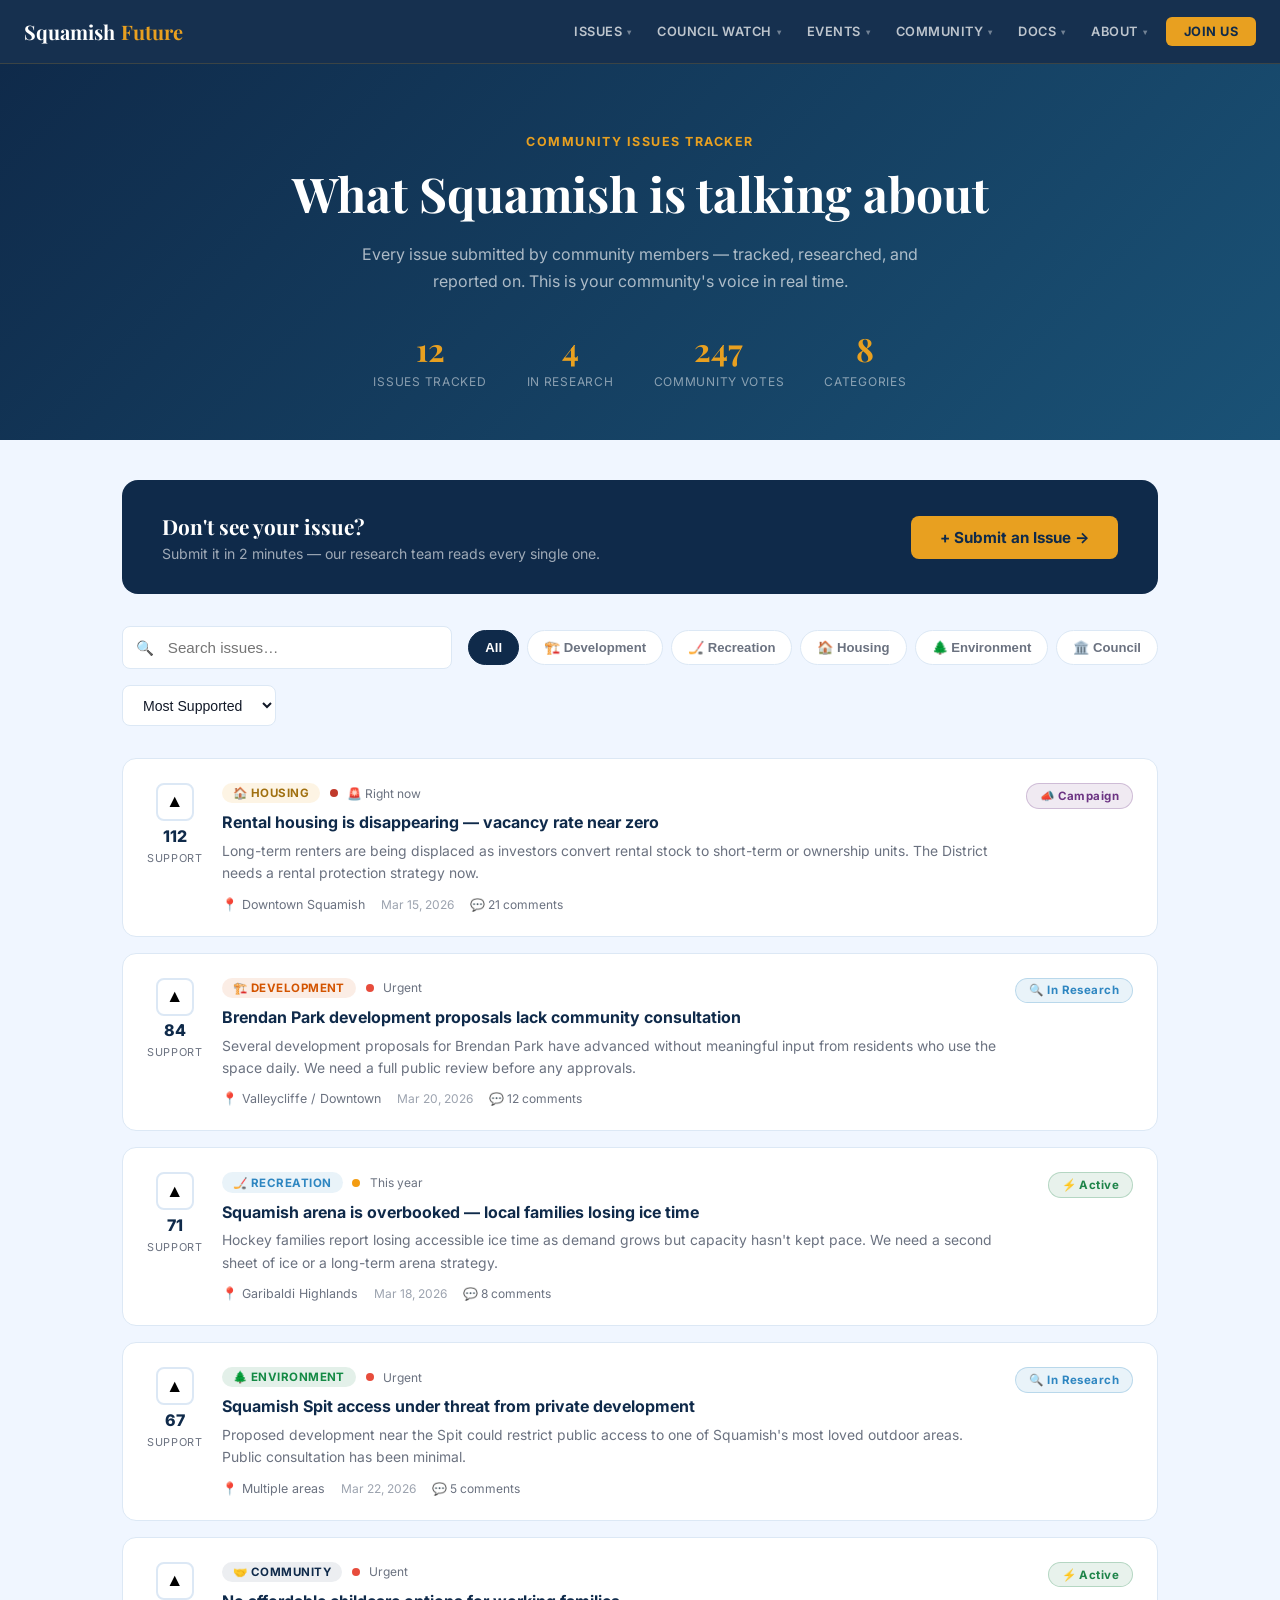
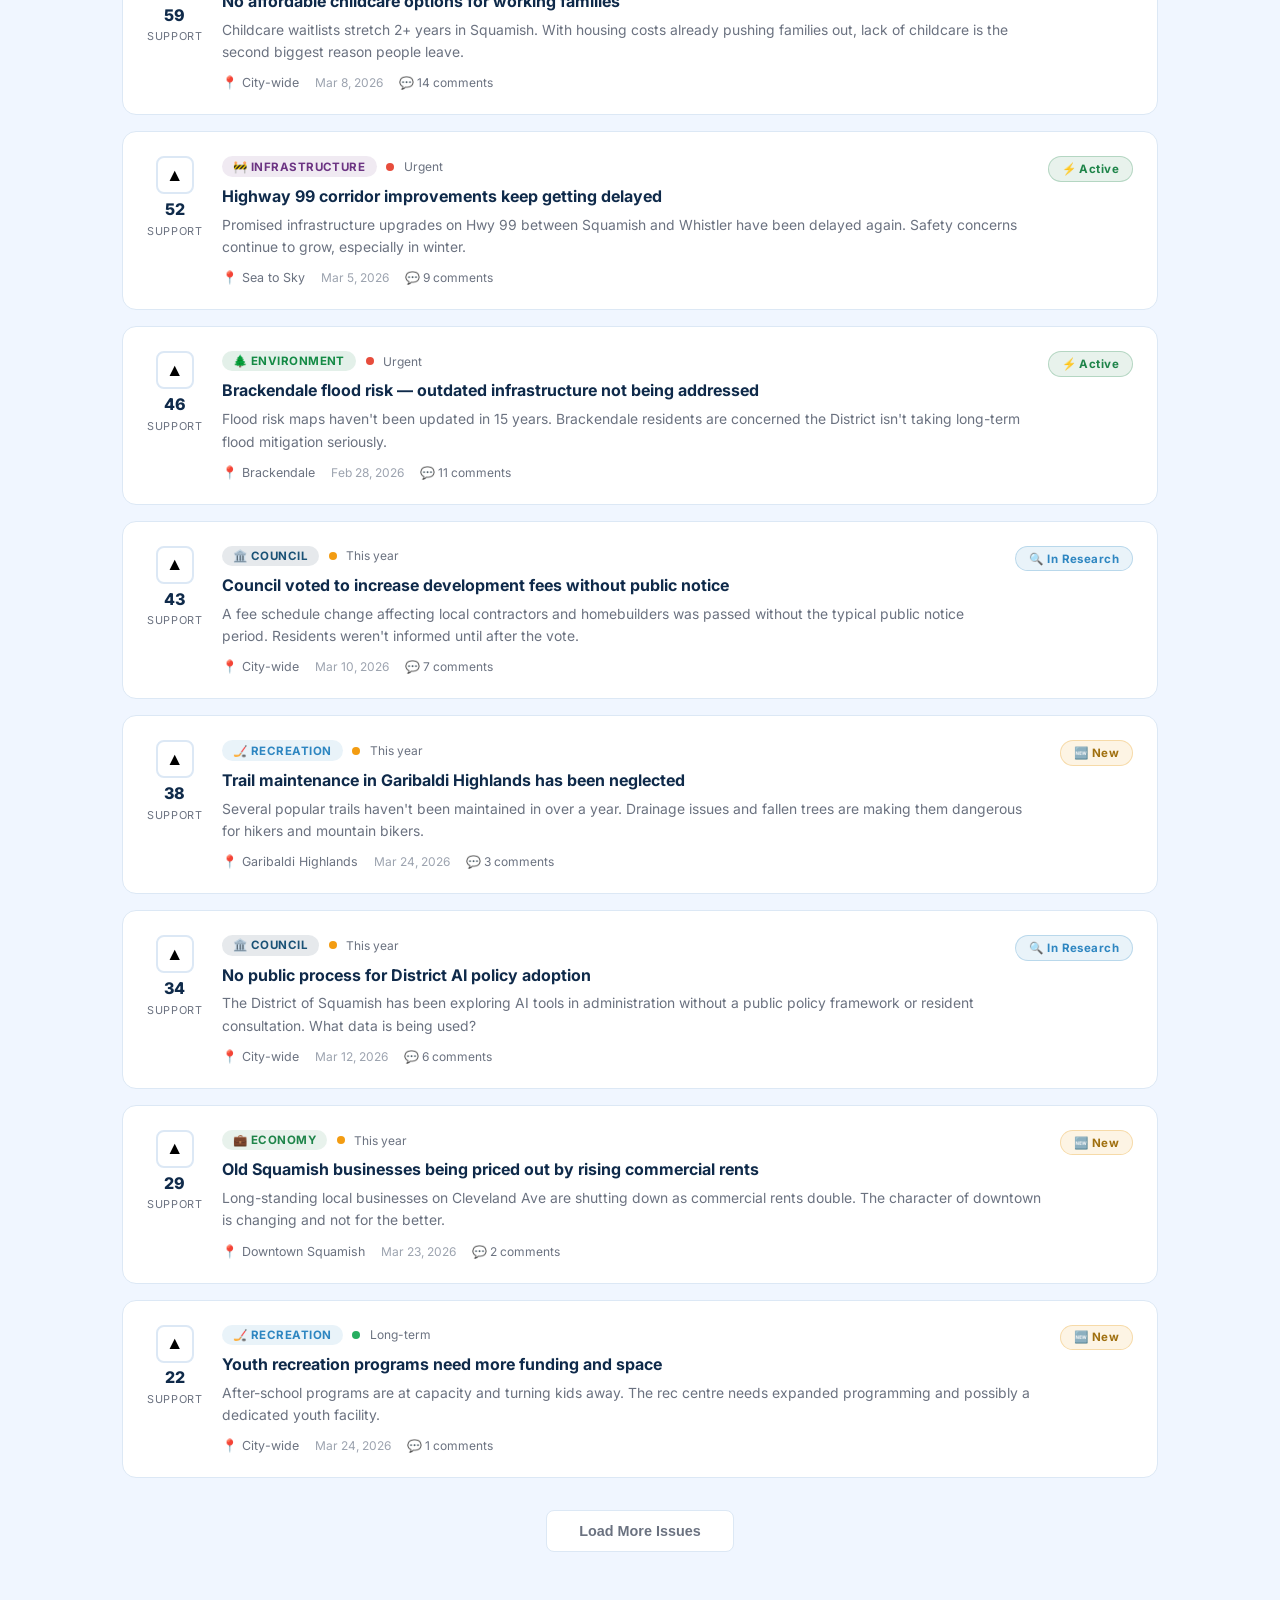
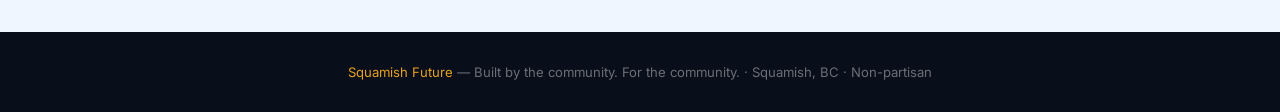
<file: tracker.html>
<!DOCTYPE html>
<html lang="en">
<head>
  <meta charset="UTF-8" />
  <meta name="viewport" content="width=device-width, initial-scale=1.0" />
  <title>Issues Tracker — Squamish Future</title>
  <meta name="description" content="Live tracker of community issues raised by Squamish residents. Research status, vote counts, and campaign updates." />
  <link rel="preconnect" href="https://fonts.googleapis.com" />
  <link href="https://fonts.googleapis.com/css2?family=Inter:wght@300;400;500;600;700;800&family=Playfair+Display:wght@700;900&display=swap" rel="stylesheet" />
  <style>
    *, *::before, *::after { box-sizing: border-box; margin: 0; padding: 0; }
    :root {
      --navy: #0f2a4a; --blue: #1a5276; --sky: #2e86c1; --gold: #e8a020;
      --green: #1e8449; --light: #f0f6ff; --white: #ffffff;
      --grey: #6b7280; --dark: #111827; --border: #dce8f5;
      --orange: #d35400; --purple: #6c3483;
    }
    html { scroll-behavior: smooth; }
    body { font-family: 'Inter', sans-serif; color: var(--dark); background: var(--light); }
    .nav-logo span { color: var(--gold); }
    .page-header {
      background: linear-gradient(135deg, var(--navy) 0%, var(--blue) 100%);
      padding: 70px 2rem 50px; text-align: center;
    }
    .page-header .label { font-size: 0.78rem; font-weight: 700; letter-spacing: 0.12em; text-transform: uppercase; color: var(--gold); margin-bottom: 0.75rem; display: block; }
    .page-header h1 { font-family: 'Playfair Display', serif; font-size: clamp(2rem, 4vw, 3rem); color: white; margin-bottom: 1rem; }
    .page-header p { color: rgba(255,255,255,0.65); font-size: 1rem; max-width: 600px; margin: 0 auto 2rem; line-height: 1.7; }
    .header-stats { display: flex; gap: 2.5rem; justify-content: center; flex-wrap: wrap; }
    .hstat { text-align: center; }
    .hstat .n { font-family: 'Playfair Display', serif; font-size: 2rem; font-weight: 700; color: var(--gold); display: block; }
    .hstat .l { font-size: 0.75rem; color: rgba(255,255,255,0.5); letter-spacing: 0.06em; text-transform: uppercase; }

    .tracker-wrap { max-width: 1100px; margin: 0 auto; padding: 2.5rem 2rem 5rem; }

    /* CONTROLS */
    .controls {
      display: flex; gap: 1rem; align-items: center; flex-wrap: wrap;
      margin-bottom: 2rem;
    }
    .search-wrap { flex: 1; min-width: 220px; position: relative; }
    .search-wrap input {
      width: 100%; padding: 0.75rem 1rem 0.75rem 2.8rem;
      border: 1.5px solid var(--border); border-radius: 8px;
      font-size: 0.95rem; background: var(--white); outline: none;
      transition: border-color 0.2s;
    }
    .search-wrap input:focus { border-color: var(--sky); }
    .search-wrap::before { content: '🔍'; position: absolute; left: 0.85rem; top: 50%; transform: translateY(-50%); font-size: 0.9rem; }
    .filter-tabs { display: flex; gap: 0.5rem; flex-wrap: wrap; }
    .filter-tab {
      padding: 0.55rem 1rem; border-radius: 100px;
      border: 1.5px solid var(--border); background: var(--white);
      font-size: 0.82rem; font-weight: 600; color: var(--grey);
      cursor: pointer; transition: all 0.2s;
    }
    .filter-tab:hover { border-color: var(--sky); color: var(--navy); }
    .filter-tab.active { background: var(--navy); color: white; border-color: var(--navy); }
    .sort-select {
      padding: 0.65rem 1rem; border: 1.5px solid var(--border); border-radius: 8px;
      font-size: 0.88rem; background: var(--white); color: var(--dark);
      outline: none; cursor: pointer;
    }
    .submit-btn {
      background: var(--gold); color: var(--navy); text-decoration: none;
      padding: 0.7rem 1.5rem; border-radius: 8px; font-size: 0.88rem; font-weight: 700;
      white-space: nowrap; transition: all 0.2s; display: inline-block;
    }
    .submit-btn:hover { background: #f0b030; }

    /* ISSUES GRID */
    .issues-list { display: flex; flex-direction: column; gap: 1rem; }

    .issue-row {
      background: var(--white); border: 1px solid var(--border); border-radius: 14px;
      padding: 1.5rem; transition: all 0.2s; cursor: pointer;
      display: grid; grid-template-columns: auto 1fr auto; gap: 1.2rem; align-items: start;
    }
    .issue-row:hover { box-shadow: 0 4px 20px rgba(15,42,74,0.1); border-color: var(--sky); transform: translateY(-1px); }

    .vote-col { display: flex; flex-direction: column; align-items: center; gap: 0.3rem; min-width: 52px; }
    .vote-btn {
      width: 38px; height: 38px; border-radius: 8px;
      border: 2px solid var(--border); background: var(--white);
      font-size: 1.1rem; cursor: pointer; transition: all 0.2s;
      display: flex; align-items: center; justify-content: center;
    }
    .vote-btn:hover { border-color: var(--sky); background: rgba(46,134,193,0.08); }
    .vote-btn.voted { border-color: var(--sky); background: rgba(46,134,193,0.12); }
    .vote-count { font-size: 1rem; font-weight: 800; color: var(--navy); }
    .vote-label { font-size: 0.68rem; color: var(--grey); text-transform: uppercase; letter-spacing: 0.06em; }

    .issue-main {}
    .issue-meta { display: flex; gap: 0.6rem; align-items: center; flex-wrap: wrap; margin-bottom: 0.5rem; }
    .cat-pill {
      padding: 0.2rem 0.7rem; border-radius: 100px;
      font-size: 0.72rem; font-weight: 700; letter-spacing: 0.04em; text-transform: uppercase;
    }
    .cat-development { background: rgba(211,84,0,0.1); color: var(--orange); }
    .cat-recreation { background: rgba(46,134,193,0.1); color: var(--sky); }
    .cat-economy { background: rgba(30,132,73,0.1); color: var(--green); }
    .cat-environment { background: rgba(30,132,73,0.12); color: #148a45; }
    .cat-infrastructure { background: rgba(108,52,131,0.1); color: var(--purple); }
    .cat-community { background: rgba(15,42,74,0.08); color: var(--navy); }
    .cat-housing { background: rgba(232,160,32,0.12); color: #a07010; }
    .cat-governance { background: rgba(15,42,74,0.1); color: var(--blue); }

    .urgency-dot {
      width: 8px; height: 8px; border-radius: 50%; flex-shrink: 0;
    }
    .urg-low { background: #27ae60; }
    .urg-medium { background: #f39c12; }
    .urg-high { background: #e74c3c; }
    .urg-now { background: #c0392b; animation: pulse 1.5s infinite; }
    @keyframes pulse { 0%,100%{opacity:1} 50%{opacity:0.4} }

    .issue-title { font-size: 1rem; font-weight: 700; color: var(--navy); margin-bottom: 0.4rem; line-height: 1.4; }
    .issue-desc { font-size: 0.87rem; color: var(--grey); line-height: 1.6; margin-bottom: 0.75rem; }
    .issue-footer { display: flex; gap: 1rem; align-items: center; flex-wrap: wrap; }
    .issue-neighbourhood { font-size: 0.78rem; color: var(--grey); }
    .issue-date { font-size: 0.75rem; color: #9ca3af; }

    .status-col { display: flex; flex-direction: column; gap: 0.5rem; align-items: flex-end; }
    .status-badge {
      padding: 0.3rem 0.8rem; border-radius: 100px;
      font-size: 0.72rem; font-weight: 700; letter-spacing: 0.04em; white-space: nowrap;
    }
    .status-new { background: rgba(232,160,32,0.12); color: #a07010; border: 1px solid rgba(232,160,32,0.3); }
    .status-research { background: rgba(46,134,193,0.1); color: var(--sky); border: 1px solid rgba(46,134,193,0.25); }
    .status-active { background: rgba(30,132,73,0.1); color: var(--green); border: 1px solid rgba(30,132,73,0.25); }
    .status-campaign { background: rgba(108,52,131,0.1); color: var(--purple); border: 1px solid rgba(108,52,131,0.25); }
    .status-resolved { background: rgba(15,42,74,0.06); color: var(--grey); border: 1px solid var(--border); }
    .comment-count { font-size: 0.75rem; color: var(--grey); }

    /* EMPTY STATE */
    .empty-state { text-align: center; padding: 4rem 2rem; color: var(--grey); }
    .empty-state .icon { font-size: 3rem; margin-bottom: 1rem; display: block; }

    /* LOAD MORE */
    .load-more { text-align: center; margin-top: 2rem; }
    .btn-load { background: var(--white); border: 1.5px solid var(--border); color: var(--grey); padding: 0.75rem 2rem; border-radius: 8px; font-size: 0.9rem; font-weight: 600; cursor: pointer; transition: all 0.2s; }
    .btn-load:hover { border-color: var(--navy); color: var(--navy); }

    /* CALL TO ACTION STRIP */
    .cta-strip {
      background: var(--navy); border-radius: 16px; padding: 2rem 2.5rem;
      display: flex; align-items: center; justify-content: space-between; gap: 2rem;
      flex-wrap: wrap; margin-bottom: 2rem;
    }
    .cta-strip h3 { font-family: 'Playfair Display', serif; font-size: 1.3rem; color: white; margin-bottom: 0.3rem; }
    .cta-strip p { color: rgba(255,255,255,0.6); font-size: 0.88rem; }
    .cta-strip a { background: var(--gold); color: var(--navy); text-decoration: none; padding: 0.75rem 1.8rem; border-radius: 8px; font-weight: 700; font-size: 0.95rem; white-space: nowrap; transition: all 0.2s; }
    .cta-strip a:hover { background: #f0b030; }

    footer { background: #080f1a; color: rgba(255,255,255,0.4); padding: 2rem; text-align: center; font-size: 0.82rem; }
    footer a { color: var(--gold); text-decoration: none; }

    @media (max-width: 768px) {
      .issue-row { grid-template-columns: auto 1fr; }
      .status-col { display: none; }
      .nav-links li:not(:last-child) { display: none; }
    }
  </style>
</head>
<body>

<nav id="mainNav"></nav>

<div class="page-header">
  <span class="label">Community Issues Tracker</span>
  <h1>What Squamish is talking about</h1>
  <p>Every issue submitted by community members — tracked, researched, and reported on. This is your community's voice in real time.</p>
  <div class="header-stats">
    <div class="hstat"><span class="n" id="totalCount">12</span><span class="l">Issues Tracked</span></div>
    <div class="hstat"><span class="n" id="activeCount">4</span><span class="l">In Research</span></div>
    <div class="hstat"><span class="n" id="voteCount">247</span><span class="l">Community Votes</span></div>
    <div class="hstat"><span class="n">8</span><span class="l">Categories</span></div>
  </div>
</div>

<div class="tracker-wrap">

  <div class="cta-strip">
    <div>
      <h3>Don't see your issue?</h3>
      <p>Submit it in 2 minutes — our research team reads every single one.</p>
    </div>
    <a href="submit.html">+ Submit an Issue →</a>
  </div>

  <!-- CONTROLS -->
  <div class="controls">
    <div class="search-wrap">
      <input type="text" id="searchInput" placeholder="Search issues…" oninput="filterIssues()" />
    </div>
    <div class="filter-tabs">
      <button class="filter-tab active" onclick="setFilter('all', this)">All</button>
      <button class="filter-tab" onclick="setFilter('development', this)">🏗️ Development</button>
      <button class="filter-tab" onclick="setFilter('recreation', this)">🏒 Recreation</button>
      <button class="filter-tab" onclick="setFilter('housing', this)">🏠 Housing</button>
      <button class="filter-tab" onclick="setFilter('environment', this)">🌲 Environment</button>
      <button class="filter-tab" onclick="setFilter('governance', this)">🏛️ Council</button>
    </div>
    <select class="sort-select" id="sortSelect" onchange="filterIssues()">
      <option value="votes">Most Supported</option>
      <option value="recent">Most Recent</option>
      <option value="urgent">Most Urgent</option>
      <option value="status">By Status</option>
    </select>
  </div>

  <!-- ISSUES LIST -->
  <div class="issues-list" id="issuesList"></div>

  <div class="load-more">
    <button class="btn-load" onclick="alert('All issues loaded. Submit yours above!')">Load More Issues</button>
  </div>

</div>

<footer>
  <a href="index.html">Squamish Future</a> — Built by the community. For the community. · Squamish, BC · Non-partisan
</footer>

<script>
// ─── ISSUE DATA ───────────────────────────────────────────────────────────────
// In production: replace with Airtable API fetch or backend endpoint
const ISSUES = [
  {
    id: 1,
    title: "Brendan Park development proposals lack community consultation",
    desc: "Several development proposals for Brendan Park have advanced without meaningful input from residents who use the space daily. We need a full public review before any approvals.",
    category: "development",
    urgency: "high",
    status: "research",
    votes: 84,
    neighbourhood: "Valleycliffe / Downtown",
    date: "2026-03-20",
    comments: 12
  },
  {
    id: 2,
    title: "Squamish arena is overbooked — local families losing ice time",
    desc: "Hockey families report losing accessible ice time as demand grows but capacity hasn't kept pace. We need a second sheet of ice or a long-term arena strategy.",
    category: "recreation",
    urgency: "medium",
    status: "active",
    votes: 71,
    neighbourhood: "Garibaldi Highlands",
    date: "2026-03-18",
    comments: 8
  },
  {
    id: 3,
    title: "Rental housing is disappearing — vacancy rate near zero",
    desc: "Long-term renters are being displaced as investors convert rental stock to short-term or ownership units. The District needs a rental protection strategy now.",
    category: "housing",
    urgency: "now",
    status: "campaign",
    votes: 112,
    neighbourhood: "Downtown Squamish",
    date: "2026-03-15",
    comments: 21
  },
  {
    id: 4,
    title: "Squamish Spit access under threat from private development",
    desc: "Proposed development near the Spit could restrict public access to one of Squamish's most loved outdoor areas. Public consultation has been minimal.",
    category: "environment",
    urgency: "high",
    status: "research",
    votes: 67,
    neighbourhood: "Multiple areas",
    date: "2026-03-22",
    comments: 5
  },
  {
    id: 5,
    title: "Council voted to increase development fees without public notice",
    desc: "A fee schedule change affecting local contractors and homebuilders was passed without the typical public notice period. Residents weren't informed until after the vote.",
    category: "governance",
    urgency: "medium",
    status: "research",
    votes: 43,
    neighbourhood: "City-wide",
    date: "2026-03-10",
    comments: 7
  },
  {
    id: 6,
    title: "Trail maintenance in Garibaldi Highlands has been neglected",
    desc: "Several popular trails haven't been maintained in over a year. Drainage issues and fallen trees are making them dangerous for hikers and mountain bikers.",
    category: "recreation",
    urgency: "medium",
    status: "new",
    votes: 38,
    neighbourhood: "Garibaldi Highlands",
    date: "2026-03-24",
    comments: 3
  },
  {
    id: 7,
    title: "No affordable childcare options for working families",
    desc: "Childcare waitlists stretch 2+ years in Squamish. With housing costs already pushing families out, lack of childcare is the second biggest reason people leave.",
    category: "community",
    urgency: "high",
    status: "active",
    votes: 59,
    neighbourhood: "City-wide",
    date: "2026-03-08",
    comments: 14
  },
  {
    id: 8,
    title: "Highway 99 corridor improvements keep getting delayed",
    desc: "Promised infrastructure upgrades on Hwy 99 between Squamish and Whistler have been delayed again. Safety concerns continue to grow, especially in winter.",
    category: "infrastructure",
    urgency: "high",
    status: "active",
    votes: 52,
    neighbourhood: "Sea to Sky",
    date: "2026-03-05",
    comments: 9
  },
  {
    id: 9,
    title: "Old Squamish businesses being priced out by rising commercial rents",
    desc: "Long-standing local businesses on Cleveland Ave are shutting down as commercial rents double. The character of downtown is changing and not for the better.",
    category: "economy",
    urgency: "medium",
    status: "new",
    votes: 29,
    neighbourhood: "Downtown Squamish",
    date: "2026-03-23",
    comments: 2
  },
  {
    id: 10,
    title: "No public process for District AI policy adoption",
    desc: "The District of Squamish has been exploring AI tools in administration without a public policy framework or resident consultation. What data is being used?",
    category: "governance",
    urgency: "medium",
    status: "research",
    votes: 34,
    neighbourhood: "City-wide",
    date: "2026-03-12",
    comments: 6
  },
  {
    id: 11,
    title: "Brackendale flood risk — outdated infrastructure not being addressed",
    desc: "Flood risk maps haven't been updated in 15 years. Brackendale residents are concerned the District isn't taking long-term flood mitigation seriously.",
    category: "environment",
    urgency: "high",
    status: "active",
    votes: 46,
    neighbourhood: "Brackendale",
    date: "2026-02-28",
    comments: 11
  },
  {
    id: 12,
    title: "Youth recreation programs need more funding and space",
    desc: "After-school programs are at capacity and turning kids away. The rec centre needs expanded programming and possibly a dedicated youth facility.",
    category: "recreation",
    urgency: "low",
    status: "new",
    votes: 22,
    neighbourhood: "City-wide",
    date: "2026-03-24",
    comments: 1
  }
];

let activeFilter = 'all';
let votedIssues = new Set();

const CAT_LABELS = {
  development: { label: '🏗️ Development', cls: 'cat-development' },
  recreation: { label: '🏒 Recreation', cls: 'cat-recreation' },
  economy: { label: '💼 Economy', cls: 'cat-economy' },
  environment: { label: '🌲 Environment', cls: 'cat-environment' },
  infrastructure: { label: '🚧 Infrastructure', cls: 'cat-infrastructure' },
  community: { label: '🤝 Community', cls: 'cat-community' },
  housing: { label: '🏠 Housing', cls: 'cat-housing' },
  governance: { label: '🏛️ Council', cls: 'cat-governance' },
};
const URG_DOT = { low: 'urg-low', medium: 'urg-medium', high: 'urg-high', now: 'urg-now' };
const URG_LABEL = { low: 'Long-term', medium: 'This year', high: 'Urgent', now: '🚨 Right now' };
const STATUS_INFO = {
  new: { label: '🆕 New', cls: 'status-new' },
  research: { label: '🔍 In Research', cls: 'status-research' },
  active: { label: '⚡ Active', cls: 'status-active' },
  campaign: { label: '📣 Campaign', cls: 'status-campaign' },
  resolved: { label: '✅ Resolved', cls: 'status-resolved' },
};

function setFilter(cat, el) {
  activeFilter = cat;
  document.querySelectorAll('.filter-tab').forEach(t => t.classList.remove('active'));
  el.classList.add('active');
  filterIssues();
}

function filterIssues() {
  const q = document.getElementById('searchInput').value.toLowerCase();
  const sort = document.getElementById('sortSelect').value;

  let filtered = ISSUES.filter(i => {
    const matchCat = activeFilter === 'all' || i.category === activeFilter;
    const matchSearch = !q || i.title.toLowerCase().includes(q) || i.desc.toLowerCase().includes(q) || i.neighbourhood.toLowerCase().includes(q);
    return matchCat && matchSearch;
  });

  if (sort === 'votes') filtered.sort((a,b) => b.votes - a.votes);
  else if (sort === 'recent') filtered.sort((a,b) => new Date(b.date) - new Date(a.date));
  else if (sort === 'urgent') {
    const urgOrder = { now:0, high:1, medium:2, low:3 };
    filtered.sort((a,b) => urgOrder[a.urgency] - urgOrder[b.urgency]);
  } else if (sort === 'status') {
    const sOrder = { campaign:0, active:1, research:2, new:3, resolved:4 };
    filtered.sort((a,b) => sOrder[a.status] - sOrder[b.status]);
  }

  renderIssues(filtered);
}

function renderIssues(list) {
  const el = document.getElementById('issuesList');
  if (!list.length) {
    el.innerHTML = '<div class="empty-state"><span class="icon">🔍</span><p>No issues match your search. <a href="submit.html" style="color:var(--sky)">Submit one →</a></p></div>';
    return;
  }
  el.innerHTML = list.map(issue => {
    const cat = CAT_LABELS[issue.category] || { label: issue.category, cls: '' };
    const urg = URG_DOT[issue.urgency] || 'urg-low';
    const st = STATUS_INFO[issue.status] || STATUS_INFO.new;
    const voted = votedIssues.has(issue.id);
    const dateStr = new Date(issue.date).toLocaleDateString('en-CA', { month: 'short', day: 'numeric', year: 'numeric' });
    return `
      <div class="issue-row" id="issue-${issue.id}">
        <div class="vote-col">
          <button class="vote-btn ${voted ? 'voted' : ''}" onclick="vote(${issue.id}, event)" title="Support this issue">▲</button>
          <span class="vote-count" id="votes-${issue.id}">${issue.votes}</span>
          <span class="vote-label">support</span>
        </div>
        <div class="issue-main">
          <div class="issue-meta">
            <span class="cat-pill ${cat.cls}">${cat.label}</span>
            <span class="urgency-dot ${urg}" title="${URG_LABEL[issue.urgency]}"></span>
            <span style="font-size:0.75rem; color:var(--grey);">${URG_LABEL[issue.urgency]}</span>
          </div>
          <div class="issue-title">${issue.title}</div>
          <div class="issue-desc">${issue.desc}</div>
          <div class="issue-footer">
            <span class="issue-neighbourhood">📍 ${issue.neighbourhood}</span>
            <span class="issue-date">${dateStr}</span>
            <span class="comment-count">💬 ${issue.comments} comments</span>
          </div>
        </div>
        <div class="status-col">
          <span class="status-badge ${st.cls}">${st.label}</span>
        </div>
      </div>
    `;
  }).join('');
}

function vote(id, e) {
  e.stopPropagation();
  const issue = ISSUES.find(i => i.id === id);
  if (!issue) return;
  if (votedIssues.has(id)) {
    votedIssues.delete(id);
    issue.votes--;
    document.querySelector(`#issue-${id} .vote-btn`).classList.remove('voted');
  } else {
    votedIssues.add(id);
    issue.votes++;
    document.querySelector(`#issue-${id} .vote-btn`).classList.add('voted');
  }
  document.getElementById(`votes-${id}`).textContent = issue.votes;
  // TODO: persist vote to backend
}

// Init
filterIssues();
</script>
<script src="nav.js"></script>
</body>
</html>
</file>
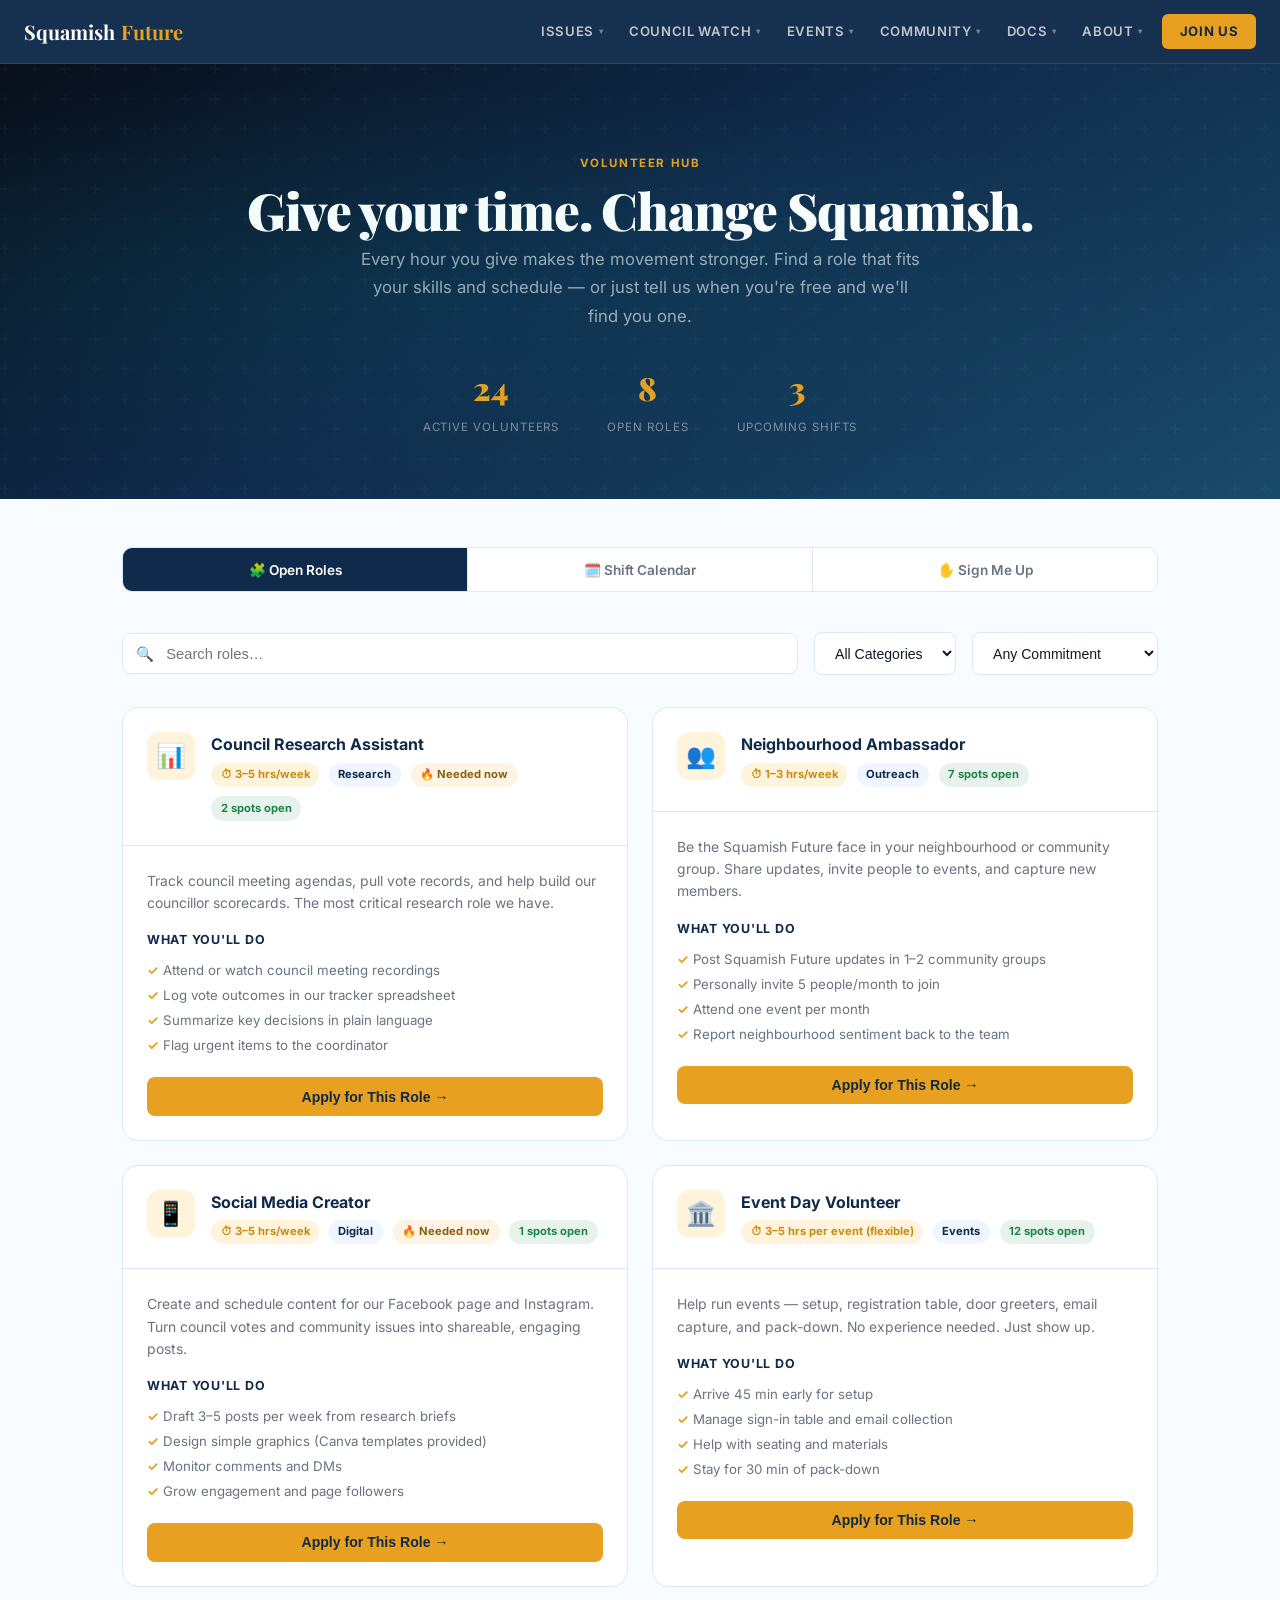
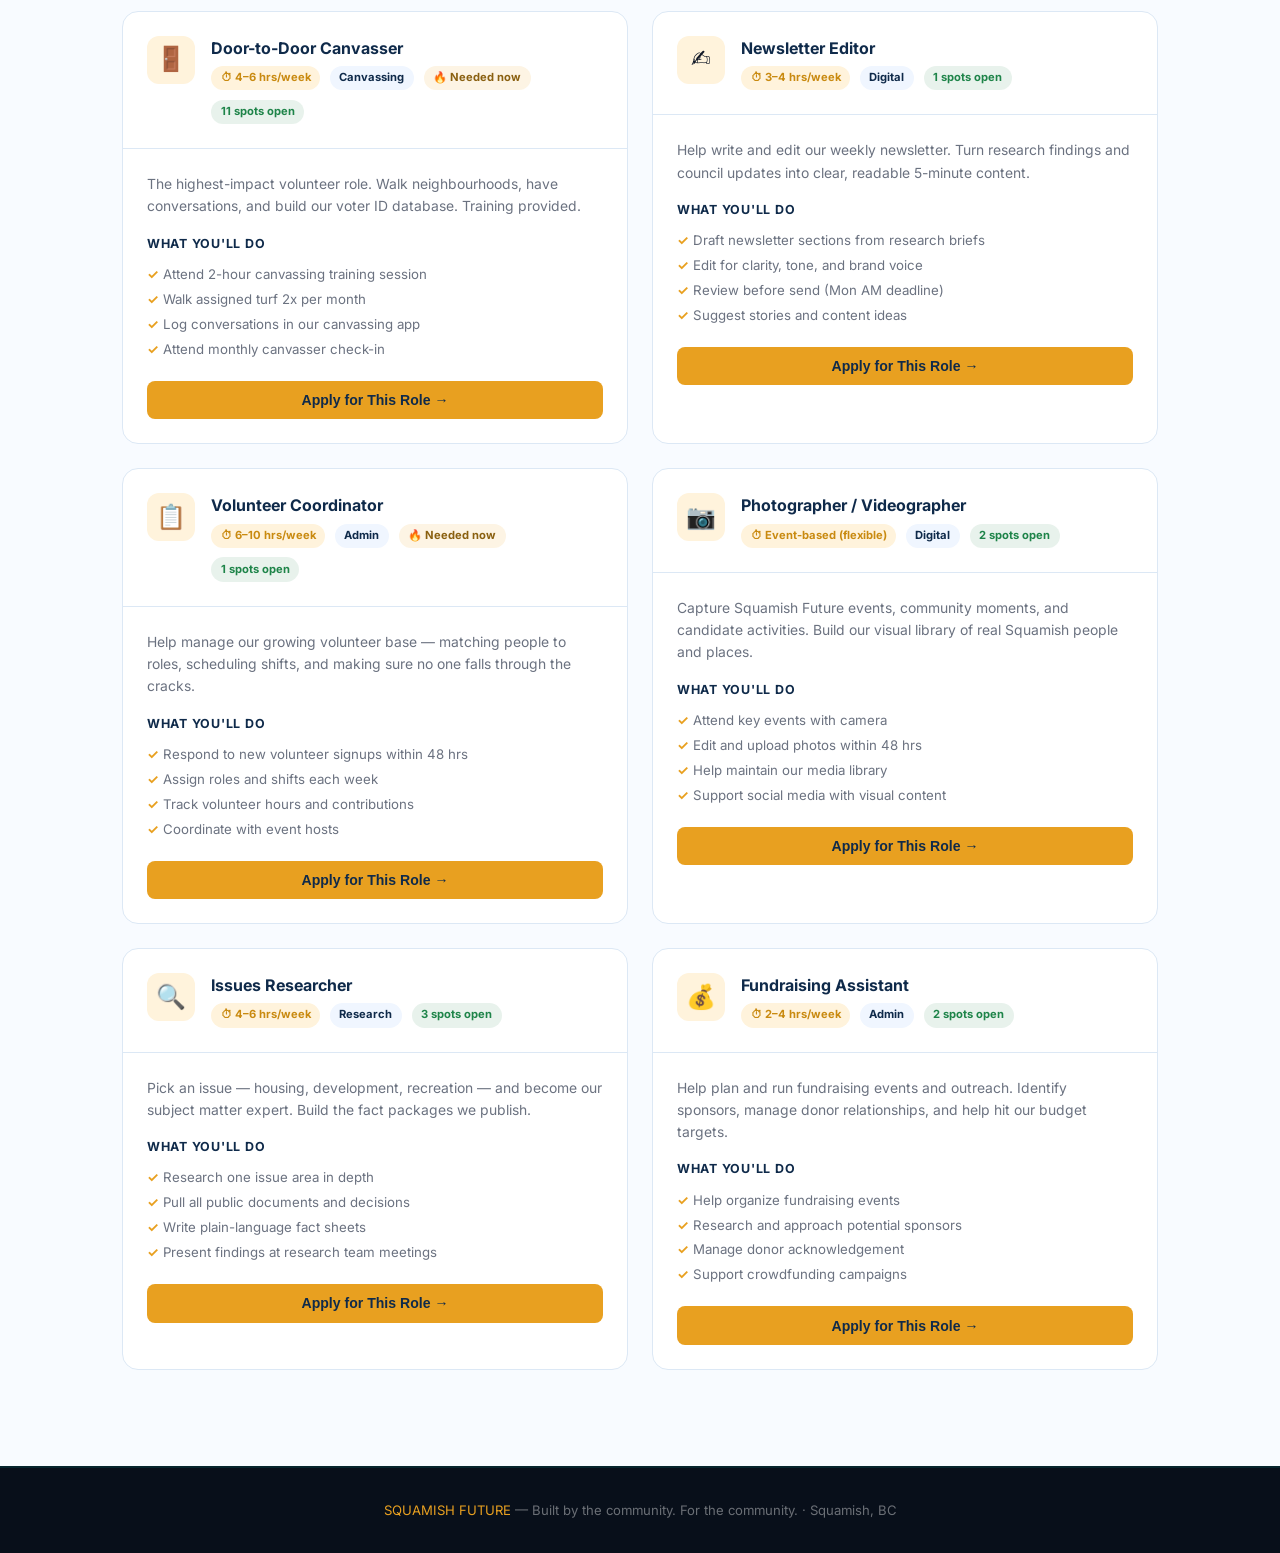
<file: volunteer.html>
<!DOCTYPE html>
<html lang="en">
<head>
  <meta charset="UTF-8" />
  <meta name="viewport" content="width=device-width, initial-scale=1.0" />
  <title>Volunteer — SQUAMISH FUTURE</title>
  <link rel="stylesheet" href="brand.css" />
  <style>
    .page-hero { padding: 90px 2rem 60px; text-align: center; }
    .page-hero h1 { color: var(--white); margin-bottom: 0.4rem; }
    .page-hero p { color: rgba(255,255,255,0.6); font-size: 1.05rem; max-width: 560px; margin: 0 auto 2rem; line-height: 1.7; }
    .hero-stats { display: flex; gap: 3rem; justify-content: center; flex-wrap: wrap; }
    .hstat .n { font-family: var(--font-display); font-size: 2rem; font-weight: 900; color: var(--teal); display: block; }
    .hstat .l { font-size: 0.72rem; color: rgba(255,255,255,0.45); letter-spacing: 0.08em; text-transform: uppercase; }

    .main { max-width: 1100px; margin: 0 auto; padding: 3rem 2rem 6rem; }

    .tab-nav { display: flex; gap: 0; border: 1.5px solid var(--border); border-radius: 10px; overflow: hidden; margin-bottom: 2.5rem; background: var(--white); }
    .tab-btn { flex: 1; padding: 0.85rem 1rem; border: none; background: none; font-family: var(--font-body); font-size: 0.85rem; font-weight: 600; color: var(--grey); cursor: pointer; transition: all 0.2s; border-right: 1px solid var(--border); text-align: center; }
    .tab-btn:last-child { border-right: none; }
    .tab-btn.active { background: var(--navy); color: var(--white); }
    .tab-btn:hover:not(.active) { background: var(--light); color: var(--navy); }
    .tab-panel { display: none; }
    .tab-panel.active { display: block; }

    /* ROLES */
    .roles-controls { display: flex; gap: 1rem; flex-wrap: wrap; margin-bottom: 2rem; align-items: center; }
    .search-wrap { flex: 1; min-width: 200px; position: relative; }
    .search-wrap::before { content: '🔍'; position: absolute; left: 0.85rem; top: 50%; transform: translateY(-50%); font-size: 0.9rem; }
    .search-wrap input { width: 100%; padding: 0.72rem 1rem 0.72rem 2.7rem; border: 1.5px solid var(--border); border-radius: 8px; font-size: 0.92rem; outline: none; transition: border-color 0.2s; }
    .search-wrap input:focus { border-color: var(--teal); }
    .filter-select { padding: 0.72rem 1rem; border: 1.5px solid var(--border); border-radius: 8px; font-size: 0.88rem; outline: none; background: var(--white); color: var(--dark); cursor: pointer; }

    .roles-grid { display: grid; grid-template-columns: repeat(2, 1fr); gap: 1.5rem; }
    .role-card { background: var(--white); border: 1px solid var(--border); border-radius: 16px; overflow: hidden; transition: all 0.22s; }
    .role-card:hover { box-shadow: var(--shadow-md); border-color: rgba(0,196,179,0.3); transform: translateY(-2px); }
    .role-header { padding: 1.5rem; border-bottom: 1px solid var(--border); display: flex; align-items: flex-start; gap: 1rem; }
    .role-icon { width: 48px; height: 48px; border-radius: 12px; background: var(--teal-light); display: flex; align-items: center; justify-content: center; font-size: 1.5rem; flex-shrink: 0; }
    .role-title-wrap { flex: 1; }
    .role-title { font-size: 1rem; font-weight: 700; color: var(--navy); margin-bottom: 0.3rem; }
    .role-meta { display: flex; gap: 0.6rem; flex-wrap: wrap; }
    .role-tag { font-size: 0.7rem; font-weight: 700; padding: 0.2rem 0.6rem; border-radius: 100px; }
    .tag-hours { background: var(--teal-light); color: var(--teal-dark); }
    .tag-skill { background: var(--light); color: var(--navy); }
    .tag-urgency { background: rgba(232,160,32,0.12); color: #8a6010; }
    .tag-open { background: rgba(30,132,73,0.1); color: var(--green); }
    .tag-full { background: var(--light); color: var(--grey); }

    .role-body { padding: 1.5rem; }
    .role-desc { font-size: 0.87rem; color: var(--grey); line-height: 1.6; margin-bottom: 1rem; }
    .role-tasks { margin-bottom: 1.2rem; }
    .role-tasks h5 { font-size: 0.78rem; font-weight: 700; color: var(--navy); text-transform: uppercase; letter-spacing: 0.06em; margin-bottom: 0.5rem; }
    .role-tasks ul { list-style: none; }
    .role-tasks li { font-size: 0.83rem; color: var(--grey); padding: 0.2rem 0 0.2rem 1rem; position: relative; line-height: 1.4; }
    .role-tasks li::before { content: '✓'; position: absolute; left: 0; color: var(--teal); font-weight: 700; }
    .role-footer { display: flex; gap: 0.75rem; align-items: center; }
    .btn-apply { flex: 1; background: var(--teal); color: var(--navy); border: none; padding: 0.7rem 1rem; border-radius: 8px; font-size: 0.88rem; font-weight: 700; cursor: pointer; transition: all 0.2s; }
    .btn-apply:hover { background: var(--teal-dark); box-shadow: var(--shadow-teal); }
    .btn-apply:disabled { background: var(--border); color: var(--grey); cursor: not-allowed; }
    .spots-count { font-size: 0.78rem; color: var(--grey); white-space: nowrap; }

    /* CALENDAR BOOKING */
    .cal-layout { display: grid; grid-template-columns: 1fr 340px; gap: 2rem; align-items: start; }
    .cal-card { background: var(--white); border: 1px solid var(--border); border-radius: 16px; overflow: hidden; }
    .cal-header { background: var(--navy); padding: 1.2rem 1.5rem; display: flex; align-items: center; justify-content: space-between; }
    .cal-header h3 { color: white; font-size: 1rem; font-weight: 700; }
    .cal-nav button { background: rgba(255,255,255,0.1); border: 1px solid rgba(255,255,255,0.2); color: white; width: 30px; height: 30px; border-radius: 6px; cursor: pointer; font-size: 0.9rem; transition: all 0.2s; margin-left: 0.4rem; }
    .cal-nav button:hover { background: rgba(0,196,179,0.2); }
    .cal-days-header { display: grid; grid-template-columns: repeat(7,1fr); background: var(--light); border-bottom: 1px solid var(--border); }
    .cal-days-header div { padding: 0.5rem; text-align: center; font-size: 0.7rem; font-weight: 700; letter-spacing: 0.06em; text-transform: uppercase; color: var(--grey); }
    .cal-body { display: grid; grid-template-columns: repeat(7,1fr); }
    .cal-cell { min-height: 80px; border-right: 1px solid var(--border); border-bottom: 1px solid var(--border); padding: 0.5rem; cursor: pointer; transition: background 0.15s; }
    .cal-cell:nth-child(7n) { border-right: none; }
    .cal-cell:hover { background: var(--teal-light); }
    .cal-cell.today { background: rgba(0,196,179,0.05); }
    .cal-cell.other-month { opacity: 0.4; }
    .cal-cell.selected { background: var(--teal-light); border: 2px solid var(--teal); }
    .cell-num { font-size: 0.8rem; font-weight: 600; color: var(--dark); display: inline-flex; align-items: center; justify-content: center; width: 24px; height: 24px; border-radius: 50%; }
    .cal-cell.today .cell-num { background: var(--teal); color: var(--navy); font-weight: 800; }
    .slot-dot { font-size: 0.65rem; margin-top: 0.15rem; padding: 0.1rem 0.35rem; border-radius: 3px; white-space: nowrap; overflow: hidden; text-overflow: ellipsis; }
    .slot-open { background: rgba(30,132,73,0.12); color: var(--green); font-weight: 600; }
    .slot-full { background: var(--light); color: var(--grey); }
    .slot-mine { background: rgba(0,196,179,0.15); color: var(--teal-dark); font-weight: 700; }

    /* TIME SLOTS SIDEBAR */
    .slots-sidebar { }
    .slots-card { background: var(--white); border: 1px solid var(--border); border-radius: 14px; overflow: hidden; margin-bottom: 1.2rem; }
    .slots-card-header { background: var(--navy); padding: 1rem 1.2rem; }
    .slots-card-header h4 { color: white; font-size: 0.9rem; font-weight: 700; }
    .slots-card-header p { color: rgba(255,255,255,0.5); font-size: 0.78rem; margin-top: 0.15rem; }
    .slot-list { padding: 0.75rem; display: flex; flex-direction: column; gap: 0.5rem; }
    .slot-item { display: flex; align-items: center; justify-content: space-between; padding: 0.75rem 1rem; border-radius: 8px; border: 1.5px solid var(--border); transition: all 0.2s; cursor: pointer; }
    .slot-item:hover { border-color: var(--teal); background: var(--teal-light); }
    .slot-item.booked-me { border-color: var(--teal); background: var(--teal-light); }
    .slot-item.slot-unavail { opacity: 0.5; cursor: not-allowed; }
    .slot-item.slot-unavail:hover { border-color: var(--border); background: none; }
    .slot-time { font-size: 0.85rem; font-weight: 700; color: var(--navy); }
    .slot-info { font-size: 0.75rem; color: var(--grey); }
    .slot-status { font-size: 0.72rem; font-weight: 700; padding: 0.2rem 0.6rem; border-radius: 100px; }
    .st-open { background: rgba(30,132,73,0.1); color: var(--green); }
    .st-full { background: var(--light); color: var(--grey); }
    .st-mine { background: var(--teal-light); color: var(--teal-dark); }
    .book-btn { width: 100%; background: var(--navy); color: white; border: none; padding: 0.85rem; border-radius: 8px; font-size: 0.9rem; font-weight: 700; cursor: pointer; transition: all 0.2s; margin-top: 0.5rem; }
    .book-btn:hover { background: var(--navy-mid); }

    /* REGISTER / PROFILE */
    .reg-layout { display: grid; grid-template-columns: 1fr 320px; gap: 2rem; align-items: start; }
    .reg-form-card { background: var(--white); border: 1px solid var(--border); border-radius: 20px; padding: 2.5rem; box-shadow: var(--shadow-md); }
    .reg-form-card h3 { font-family: var(--font-display); font-size: 1.4rem; color: var(--navy); margin-bottom: 0.4rem; }
    .reg-form-card > p { color: var(--grey); font-size: 0.88rem; margin-bottom: 2rem; }

    .sf-field { margin-bottom: 1rem; }
    .sf-field label { display: block; font-size: 0.83rem; font-weight: 600; color: var(--navy); margin-bottom: 0.35rem; }
    .sf-field input, .sf-field select, .sf-field textarea { width: 100%; padding: 0.75rem 1rem; border: 1.5px solid var(--border); border-radius: 8px; font-size: 0.93rem; font-family: var(--font-body); color: var(--dark); background: var(--white); outline: none; transition: border-color 0.2s, box-shadow 0.2s; }
    .sf-field input:focus, .sf-field select:focus, .sf-field textarea:focus { border-color: var(--teal); box-shadow: 0 0 0 3px rgba(0,196,179,0.1); }
    .sf-field textarea { resize: vertical; min-height: 80px; }
    .field-row { display: grid; grid-template-columns: 1fr 1fr; gap: 1rem; }
    .form-section-lbl { font-size: 0.72rem; font-weight: 700; letter-spacing: 0.12em; text-transform: uppercase; color: var(--teal); margin: 1.5rem 0 0.75rem; display: block; }

    .skills-grid { display: grid; grid-template-columns: repeat(3,1fr); gap: 0.5rem; margin-bottom: 1rem; }
    .skill-opt { display: none; }
    .skill-lbl { padding: 0.55rem 0.5rem; border: 1.5px solid var(--border); border-radius: 8px; cursor: pointer; font-size: 0.78rem; font-weight: 600; color: var(--grey); text-align: center; transition: all 0.2s; background: var(--white); }
    .skill-opt:checked + .skill-lbl { border-color: var(--teal); background: var(--teal-light); color: var(--navy); }

    .avail-grid { display: grid; grid-template-columns: repeat(4,1fr); gap: 0.5rem; margin-bottom: 1rem; }
    .avail-opt { display: none; }
    .avail-lbl { padding: 0.55rem 0.4rem; border: 1.5px solid var(--border); border-radius: 8px; cursor: pointer; font-size: 0.75rem; font-weight: 600; color: var(--grey); text-align: center; transition: all 0.2s; line-height: 1.3; background: var(--white); }
    .avail-opt:checked + .avail-lbl { border-color: var(--teal); background: var(--teal-light); color: var(--navy); }

    .submit-btn { width: 100%; background: var(--teal); color: var(--navy); border: none; padding: 0.95rem; border-radius: 8px; font-size: 1rem; font-weight: 800; cursor: pointer; transition: all 0.2s; letter-spacing: 0.02em; }
    .submit-btn:hover { background: var(--teal-dark); box-shadow: var(--shadow-teal); transform: translateY(-1px); }

    .reg-sidebar {}
    .sidebar-card { background: var(--white); border: 1px solid var(--border); border-radius: 14px; padding: 1.5rem; margin-bottom: 1.2rem; }
    .sidebar-card h4 { font-size: 0.9rem; font-weight: 700; color: var(--navy); margin-bottom: 0.6rem; }
    .sidebar-card p { font-size: 0.82rem; color: var(--grey); line-height: 1.55; }
    .sidebar-card ul { list-style: none; margin-top: 0.5rem; }
    .sidebar-card ul li { font-size: 0.82rem; color: var(--grey); padding: 0.2rem 0 0.2rem 1rem; position: relative; }
    .sidebar-card ul li::before { content: '→'; position: absolute; left: 0; color: var(--teal); }

    /* MODAL */
    .modal-overlay { display: none; position: fixed; inset: 0; background: rgba(15,42,74,0.75); z-index: 999; align-items: center; justify-content: center; padding: 1rem; }
    .modal-overlay.active { display: flex; }
    .modal { background: white; border-radius: 20px; max-width: 480px; width: 100%; box-shadow: 0 20px 60px rgba(0,0,0,0.3); }
    .modal-header { background: var(--navy); padding: 1.5rem 2rem; border-radius: 20px 20px 0 0; }
    .modal-header h3 { color: white; font-size: 1.05rem; font-weight: 700; }
    .modal-header p { color: rgba(255,255,255,0.5); font-size: 0.82rem; margin-top: 0.2rem; }
    .modal-body { padding: 2rem; }
    .modal-close { float: right; background: rgba(255,255,255,0.1); border: none; color: white; width: 30px; height: 30px; border-radius: 6px; cursor: pointer; font-size: 1rem; }
    .confirm-btn { width: 100%; background: var(--teal); color: var(--navy); border: none; padding: 0.9rem; border-radius: 8px; font-size: 1rem; font-weight: 800; cursor: pointer; transition: all 0.2s; margin-top: 1rem; }
    .confirm-btn:hover { background: var(--teal-dark); }

    footer { background: var(--navy-dark); color: rgba(255,255,255,0.4); padding: 2rem; text-align: center; font-size: 0.82rem; border-top: 2px solid rgba(0,196,179,0.12); }
    footer a { color: var(--teal); text-decoration: none; }

    @media (max-width: 900px) { .cal-layout, .reg-layout { grid-template-columns: 1fr; } }
    @media (max-width: 700px) { .roles-grid { grid-template-columns: 1fr; } .skills-grid { grid-template-columns: repeat(2,1fr); } .avail-grid { grid-template-columns: repeat(2,1fr); } }
    @media (max-width: 500px) { .tab-btn { font-size: 0.75rem; padding: 0.6rem 0.3rem; } .sf-nav-links li:not(:last-child) { display: none; } }
  </style>
</head>
<body>

<nav class="sf-nav" id="mainNav"></nav>

<!-- HERO -->
<div class="hero-bg page-hero">
  <span class="section-label" style="display:block; text-align:center; margin-bottom:0.75rem;">Volunteer Hub</span>
  <h1 class="display display-md">Give your time. Change Squamish.</h1>
  <p>Every hour you give makes the movement stronger. Find a role that fits your skills and schedule — or just tell us when you're free and we'll find you one.</p>
  <div class="hero-stats" style="margin-top:2rem;">
    <div class="hstat"><span class="n">24</span><span class="l">Active Volunteers</span></div>
    <div class="hstat"><span class="n">8</span><span class="l">Open Roles</span></div>
    <div class="hstat"><span class="n">3</span><span class="l">Upcoming Shifts</span></div>
  </div>
</div>

<div class="main">

  <div class="tab-nav">
    <button class="tab-btn active" id="tab-roles" onclick="switchTab('roles')">🧩 Open Roles</button>
    <button class="tab-btn" id="tab-calendar" onclick="switchTab('calendar')">🗓️ Shift Calendar</button>
    <button class="tab-btn" id="tab-register" onclick="switchTab('register')">✋ Sign Me Up</button>
  </div>

  <!-- ── TAB 1: OPEN ROLES ── -->
  <div class="tab-panel active" id="panel-roles">
    <div class="roles-controls">
      <div class="search-wrap"><input type="text" placeholder="Search roles…" oninput="filterRoles(this.value)" /></div>
      <select class="filter-select" onchange="filterRoleType(this.value)">
        <option value="all">All Categories</option>
        <option value="research">Research</option>
        <option value="outreach">Outreach</option>
        <option value="events">Events</option>
        <option value="digital">Digital</option>
        <option value="canvassing">Canvassing</option>
        <option value="admin">Admin</option>
      </select>
      <select class="filter-select" onchange="filterRoleCommit(this.value)">
        <option value="all">Any Commitment</option>
        <option value="low">Low (1–3 hrs/wk)</option>
        <option value="medium">Medium (3–6 hrs/wk)</option>
        <option value="high">High (6+ hrs/wk)</option>
      </select>
    </div>
    <div class="roles-grid" id="rolesGrid"></div>
  </div>

  <!-- ── TAB 2: SHIFT CALENDAR ── -->
  <div class="tab-panel" id="panel-calendar">
    <div class="cal-layout">
      <div>
        <div class="cal-card">
          <div class="cal-header">
            <h3 id="volCalTitle">April 2026</h3>
            <div class="cal-nav">
              <button onclick="changeVolMonth(-1)">‹</button>
              <button onclick="changeVolMonth(1)">›</button>
            </div>
          </div>
          <div class="cal-days-header">
            <div>Sun</div><div>Mon</div><div>Tue</div><div>Wed</div><div>Thu</div><div>Fri</div><div>Sat</div>
          </div>
          <div class="cal-body" id="volCalBody"></div>
        </div>
        <p style="font-size:0.8rem; color:var(--grey); margin-top:1rem;">Click a date to see available shifts. Click a shift to book your spot.</p>
      </div>

      <div class="slots-sidebar">
        <div class="slots-card">
          <div class="slots-card-header">
            <h4 id="selectedDateLabel">Select a date</h4>
            <p id="selectedDateSub">Click a date on the calendar to see available shifts</p>
          </div>
          <div class="slot-list" id="slotList">
            <p style="font-size:0.83rem; color:var(--grey); padding:0.5rem; text-align:center;">No date selected</p>
          </div>
        </div>
        <div class="sidebar-card">
          <h4>📋 Your Upcoming Shifts</h4>
          <div id="myShifts" style="font-size:0.83rem; color:var(--grey); margin-top:0.5rem;">
            <p>No shifts booked yet. Click a date and sign up!</p>
          </div>
        </div>
        <div class="sidebar-card">
          <h4>💡 How it works</h4>
          <p>1. Pick a date<br>2. Choose a time slot<br>3. We assign you a role based on your skills<br>4. You get a confirmation email with details</p>
        </div>
      </div>
    </div>
  </div>

  <!-- ── TAB 3: REGISTER ── -->
  <div class="tab-panel" id="panel-register">
    <div class="reg-layout">
      <div class="reg-form-card">
        <h3>Join the Volunteer Register</h3>
        <p>Tell us who you are and what you can do. We'll match you to roles and shifts that fit your schedule — and reach out when we need you.</p>

        <span class="form-section-lbl">About You</span>
        <div class="field-row">
          <div class="sf-field"><label>First Name</label><input type="text" placeholder="First name" /></div>
          <div class="sf-field"><label>Last Name</label><input type="text" placeholder="Last name" /></div>
        </div>
        <div class="field-row">
          <div class="sf-field"><label>Email</label><input type="email" placeholder="your@email.com" /></div>
          <div class="sf-field"><label>Phone</label><input type="tel" placeholder="(250) 000-0000" /></div>
        </div>
        <div class="field-row">
          <div class="sf-field"><label>Neighbourhood</label>
            <select><option>Select area</option><option>Downtown Squamish</option><option>Garibaldi Highlands</option><option>Brackendale</option><option>Valleycliffe</option><option>Dentville</option><option>Other</option></select>
          </div>
          <div class="sf-field"><label>How long in Squamish?</label>
            <select><option>Select</option><option>Under 1 year</option><option>1–3 years</option><option>3–10 years</option><option>10–20 years</option><option>20+ years</option></select>
          </div>
        </div>
        <div class="sf-field"><label>Community groups you're part of (optional)</label>
          <input type="text" placeholder="SCORA, hockey club, church, business group…" />
        </div>

        <span class="form-section-lbl">Your Skills</span>
        <p style="font-size:0.82rem; color:var(--grey); margin-bottom:0.75rem;">Check everything that applies — don't undersell yourself.</p>
        <div class="skills-grid">
          <input type="checkbox" id="sk1" class="skill-opt"/><label class="skill-lbl" for="sk1">📊 Research</label>
          <input type="checkbox" id="sk2" class="skill-opt"/><label class="skill-lbl" for="sk2">✍️ Writing</label>
          <input type="checkbox" id="sk3" class="skill-opt"/><label class="skill-lbl" for="sk3">📱 Social Media</label>
          <input type="checkbox" id="sk4" class="skill-opt"/><label class="skill-lbl" for="sk4">🎨 Design</label>
          <input type="checkbox" id="sk5" class="skill-opt"/><label class="skill-lbl" for="sk5">📷 Photography</label>
          <input type="checkbox" id="sk6" class="skill-opt"/><label class="skill-lbl" for="sk6">🎬 Video</label>
          <input type="checkbox" id="sk7" class="skill-opt"/><label class="skill-lbl" for="sk7">🚗 Driving</label>
          <input type="checkbox" id="sk8" class="skill-opt"/><label class="skill-lbl" for="sk8">🚪 Canvassing</label>
          <input type="checkbox" id="sk9" class="skill-opt"/><label class="skill-lbl" for="sk9">📞 Phone/Text</label>
          <input type="checkbox" id="sk10" class="skill-opt"/><label class="skill-lbl" for="sk10">🗣️ Public Speaking</label>
          <input type="checkbox" id="sk11" class="skill-opt"/><label class="skill-lbl" for="sk11">💻 Tech/Web</label>
          <input type="checkbox" id="sk12" class="skill-opt"/><label class="skill-lbl" for="sk12">📋 Admin/Org</label>
          <input type="checkbox" id="sk13" class="skill-opt"/><label class="skill-lbl" for="sk13">🏛️ Legal</label>
          <input type="checkbox" id="sk14" class="skill-opt"/><label class="skill-lbl" for="sk14">💰 Finance</label>
          <input type="checkbox" id="sk15" class="skill-opt"/><label class="skill-lbl" for="sk15">🌐 Languages</label>
        </div>

        <span class="form-section-lbl">Availability</span>
        <p style="font-size:0.82rem; color:var(--grey); margin-bottom:0.75rem;">When are you generally available? (Select all that apply)</p>
        <div class="avail-grid">
          <input type="checkbox" id="av1" class="avail-opt"/><label class="avail-lbl" for="av1">Weekday<br>Mornings</label>
          <input type="checkbox" id="av2" class="avail-opt"/><label class="avail-lbl" for="av2">Weekday<br>Afternoons</label>
          <input type="checkbox" id="av3" class="avail-opt"/><label class="avail-lbl" for="av3">Weekday<br>Evenings</label>
          <input type="checkbox" id="av4" class="avail-opt"/><label class="avail-lbl" for="av4">Weekend<br>Mornings</label>
          <input type="checkbox" id="av5" class="avail-opt"/><label class="avail-lbl" for="av5">Weekend<br>Afternoons</label>
          <input type="checkbox" id="av6" class="avail-opt"/><label class="avail-lbl" for="av6">Weekend<br>Evenings</label>
          <input type="checkbox" id="av7" class="avail-opt"/><label class="avail-lbl" for="av7">Flexible /<br>Whenever</label>
          <input type="checkbox" id="av8" class="avail-opt"/><label class="avail-lbl" for="av8">Remote<br>Only</label>
        </div>

        <div class="sf-field" style="margin-top:0.5rem;">
          <label>How many hours per week can you commit?</label>
          <select>
            <option>1–2 hours</option><option>3–5 hours</option>
            <option>5–10 hours</option><option>10+ hours</option>
            <option>One-off events only</option>
          </select>
        </div>

        <span class="form-section-lbl">Interests & Motivation</span>
        <div class="sf-field"><label>Which areas interest you most?</label>
          <textarea placeholder="Research, canvassing, events, social media, candidate support, admin…"></textarea>
        </div>
        <div class="sf-field"><label>Why do you want to volunteer with Squamish Future?</label>
          <textarea placeholder="What brought you here? What do you want to see change?"></textarea>
        </div>
        <div class="sf-field"><label>Anything else we should know?</label>
          <input type="text" placeholder="Languages, special skills, constraints…" />
        </div>

        <button class="submit-btn" onclick="submitVolunteer()">Join the Volunteer Register →</button>
      </div>

      <div class="reg-sidebar">
        <div class="sidebar-card">
          <h4>🧩 What happens next</h4>
          <ul>
            <li>We review your registration within 48 hours</li>
            <li>We match you to open roles that fit</li>
            <li>You get an email with your first opportunity</li>
            <li>You book your first shift via the calendar</li>
            <li>We assign your role for each shift</li>
          </ul>
        </div>
        <div class="sidebar-card">
          <h4>⏱️ Time commitments</h4>
          <p><strong style="color:var(--navy)">One-off events:</strong> Just show up when you can.<br><br><strong style="color:var(--navy)">Regular roles:</strong> 1–20 hrs/week depending on role.<br><br>We never pressure. Every hour counts.</p>
        </div>
        <div class="sidebar-card">
          <h4>🏆 Most needed right now</h4>
          <ul>
            <li>Council research assistants</li>
            <li>Door-to-door canvassers</li>
            <li>Social media creators</li>
            <li>Event day helpers</li>
            <li>Neighbourhood ambassadors</li>
          </ul>
        </div>
        <div class="sidebar-card" style="background: var(--teal-light); border-color: rgba(0,196,179,0.25);">
          <h4 style="color:var(--teal-dark);">Already volunteering?</h4>
          <p>Log your hours and view your assignments in the Shift Calendar tab.</p>
        </div>
      </div>
    </div>
  </div>

</div><!-- /main -->

<!-- APPLY MODAL -->
<div class="modal-overlay" id="applyModal">
  <div class="modal">
    <div class="modal-header">
      <button class="modal-close" onclick="closeApplyModal()">✕</button>
      <h3 id="applyTitle">Apply for Role</h3>
      <p id="applySub">Express your interest</p>
    </div>
    <div class="modal-body">
      <div class="sf-field"><label>Name</label><input type="text" placeholder="Your name" /></div>
      <div class="sf-field"><label>Email</label><input type="email" placeholder="your@email.com" /></div>
      <div class="sf-field"><label>Why are you interested in this role?</label><textarea rows="3" placeholder="Tell us a bit about yourself and why this role interests you…"></textarea></div>
      <div class="sf-field"><label>Relevant experience (optional)</label><input type="text" placeholder="Brief background" /></div>
      <button class="confirm-btn" onclick="confirmApply()">Submit Application →</button>
    </div>
  </div>
</div>

<!-- SUCCESS -->
<div class="modal-overlay" id="successModal">
  <div class="modal">
    <div class="modal-header"><h3 id="successTitle">Done!</h3><p>We'll be in touch.</p></div>
    <div class="modal-body" style="text-align:center; padding:2.5rem;">
      <div style="font-size:3rem; margin-bottom:1rem;" id="successIcon">✅</div>
      <p id="successMsg" style="color:var(--grey); line-height:1.7; margin-bottom:1.5rem;"></p>
      <button onclick="document.getElementById('successModal').classList.remove('active')" class="confirm-btn">Back to Volunteer Hub</button>
    </div>
  </div>
</div>

<footer>
  <a href="index.html">SQUAMISH FUTURE</a> — Built by the community. For the community. · Squamish, BC
</footer>

<script>
// ── ROLES DATA ────────────────────────────────────────────────
const ROLES = [
  { id:1, title:"Council Research Assistant", cat:"research", commit:"medium", icon:"📊", desc:"Track council meeting agendas, pull vote records, and help build our councillor scorecards. The most critical research role we have.", tasks:["Attend or watch council meeting recordings","Log vote outcomes in our tracker spreadsheet","Summarize key decisions in plain language","Flag urgent items to the coordinator"], hours:"3–5 hrs/week", spots:4, filled:2, urgent:true },
  { id:2, title:"Neighbourhood Ambassador", cat:"outreach", commit:"low", icon:"👥", desc:"Be the Squamish Future face in your neighbourhood or community group. Share updates, invite people to events, and capture new members.", tasks:["Post Squamish Future updates in 1–2 community groups","Personally invite 5 people/month to join","Attend one event per month","Report neighbourhood sentiment back to the team"], hours:"1–3 hrs/week", spots:12, filled:5, urgent:false },
  { id:3, title:"Social Media Creator", cat:"digital", commit:"medium", icon:"📱", desc:"Create and schedule content for our Facebook page and Instagram. Turn council votes and community issues into shareable, engaging posts.", tasks:["Draft 3–5 posts per week from research briefs","Design simple graphics (Canva templates provided)","Monitor comments and DMs","Grow engagement and page followers"], hours:"3–5 hrs/week", spots:2, filled:1, urgent:true },
  { id:4, title:"Event Day Volunteer", cat:"events", commit:"low", icon:"🏛️", desc:"Help run events — setup, registration table, door greeters, email capture, and pack-down. No experience needed. Just show up.", tasks:["Arrive 45 min early for setup","Manage sign-in table and email collection","Help with seating and materials","Stay for 30 min of pack-down"], hours:"3–5 hrs per event (flexible)", spots:20, filled:8, urgent:false },
  { id:5, title:"Door-to-Door Canvasser", cat:"canvassing", commit:"medium", icon:"🚪", desc:"The highest-impact volunteer role. Walk neighbourhoods, have conversations, and build our voter ID database. Training provided.", tasks:["Attend 2-hour canvassing training session","Walk assigned turf 2x per month","Log conversations in our canvassing app","Attend monthly canvasser check-in"], hours:"4–6 hrs/week", spots:15, filled:4, urgent:true },
  { id:6, title:"Newsletter Editor", cat:"digital", commit:"medium", icon:"✍️", desc:"Help write and edit our weekly newsletter. Turn research findings and council updates into clear, readable 5-minute content.", tasks:["Draft newsletter sections from research briefs","Edit for clarity, tone, and brand voice","Review before send (Mon AM deadline)","Suggest stories and content ideas"], hours:"3–4 hrs/week", spots:2, filled:1, urgent:false },
  { id:7, title:"Volunteer Coordinator", cat:"admin", commit:"high", icon:"📋", desc:"Help manage our growing volunteer base — matching people to roles, scheduling shifts, and making sure no one falls through the cracks.", tasks:["Respond to new volunteer signups within 48 hrs","Assign roles and shifts each week","Track volunteer hours and contributions","Coordinate with event hosts"], hours:"6–10 hrs/week", spots:1, filled:0, urgent:true },
  { id:8, title:"Photographer / Videographer", cat:"digital", commit:"low", icon:"📷", desc:"Capture Squamish Future events, community moments, and candidate activities. Build our visual library of real Squamish people and places.", tasks:["Attend key events with camera","Edit and upload photos within 48 hrs","Help maintain our media library","Support social media with visual content"], hours:"Event-based (flexible)", spots:3, filled:1, urgent:false },
  { id:9, title:"Issues Researcher", cat:"research", commit:"medium", icon:"🔍", desc:"Pick an issue — housing, development, recreation — and become our subject matter expert. Build the fact packages we publish.", tasks:["Research one issue area in depth","Pull all public documents and decisions","Write plain-language fact sheets","Present findings at research team meetings"], hours:"4–6 hrs/week", spots:6, filled:3, urgent:false },
  { id:10, title:"Fundraising Assistant", cat:"admin", commit:"low", icon:"💰", desc:"Help plan and run fundraising events and outreach. Identify sponsors, manage donor relationships, and help hit our budget targets.", tasks:["Help organize fundraising events","Research and approach potential sponsors","Manage donor acknowledgement","Support crowdfunding campaigns"], hours:"2–4 hrs/week", spots:2, filled:0, urgent:false },
];

const CAT_LABELS = { research:"Research", outreach:"Outreach", events:"Events", digital:"Digital", canvassing:"Canvassing", admin:"Admin" };
let roleTypeFilter = 'all'; let roleCommitFilter = 'all';
let activeRoleId = null;

function filterRoles(q) { renderRoles(q); }
function filterRoleType(v) { roleTypeFilter = v; renderRoles(); }
function filterRoleCommit(v) { roleCommitFilter = v; renderRoles(); }

function renderRoles(q='') {
  const grid = document.getElementById('rolesGrid');
  let list = ROLES.filter(r => {
    const matchCat = roleTypeFilter==='all' || r.cat===roleTypeFilter;
    const matchCommit = roleCommitFilter==='all' || r.commit===roleCommitFilter;
    const matchQ = !q || r.title.toLowerCase().includes(q.toLowerCase()) || r.desc.toLowerCase().includes(q.toLowerCase());
    return matchCat && matchCommit && matchQ;
  });
  if (!list.length) { grid.innerHTML = '<div style="grid-column:1/-1; text-align:center; padding:3rem; color:var(--grey);">No roles match. Try a different filter.</div>'; return; }
  grid.innerHTML = list.map(r => {
    const open = r.spots - r.filled;
    const full = open <= 0;
    return `<div class="role-card">
      <div class="role-header">
        <div class="role-icon">${r.icon}</div>
        <div class="role-title-wrap">
          <div class="role-title">${r.title}</div>
          <div class="role-meta">
            <span class="role-tag tag-hours">⏱ ${r.hours}</span>
            <span class="role-tag tag-skill">${CAT_LABELS[r.cat]}</span>
            ${r.urgent ? '<span class="role-tag tag-urgency">🔥 Needed now</span>' : ''}
            <span class="role-tag ${full ? 'tag-full' : 'tag-open'}">${full ? 'Full' : open + ' spots open'}</span>
          </div>
        </div>
      </div>
      <div class="role-body">
        <div class="role-desc">${r.desc}</div>
        <div class="role-tasks"><h5>What you'll do</h5><ul>${r.tasks.map(t => `<li>${t}</li>`).join('')}</ul></div>
        <div class="role-footer">
          <button class="btn-apply" ${full ? 'disabled' : ''} onclick="openApply(${r.id})">${full ? 'Join Waitlist' : 'Apply for This Role →'}</button>
        </div>
      </div>
    </div>`;
  }).join('');
}

function openApply(id) {
  activeRoleId = id;
  const r = ROLES.find(x => x.id === id);
  document.getElementById('applyTitle').textContent = 'Apply: ' + r.title;
  document.getElementById('applySub').textContent = r.hours + ' · ' + CAT_LABELS[r.cat];
  document.getElementById('applyModal').classList.add('active');
}
function closeApplyModal() { document.getElementById('applyModal').classList.remove('active'); }
function confirmApply() {
  const r = ROLES.find(x => x.id === activeRoleId);
  document.getElementById('applyModal').classList.remove('active');
  document.getElementById('successTitle').textContent = 'Application received!';
  document.getElementById('successIcon').textContent = '🎯';
  document.getElementById('successMsg').textContent = `Thanks for applying to ${r.title}. Our volunteer coordinator will review your application and reach out within 48 hours.`;
  document.getElementById('successModal').classList.add('active');
}

// ── VOLUNTEER CALENDAR ────────────────────────────────────────
const MONTHS = ["","January","February","March","April","May","June","July","August","September","October","November","December"];
let volMonth = 4; let volYear = 2026;
let selectedDate = null; let myBookings = [];

const SHIFTS = {
  '2026-4-9':  [{ time:'5:30 PM – 9:00 PM', role:'Event Setup + Registration', event:'Founding Meeting', avail:8, booked:3 },{ time:'8:30 PM – 9:30 PM', role:'Pack-down Crew', event:'Founding Meeting', avail:4, booked:1 }],
  '2026-4-14': [{ time:'9:30 AM – 12:00 PM', role:'Coffee Host Support', event:'Garibaldi Coffee', avail:2, booked:0 }],
  '2026-4-18': [{ time:'9:00 AM – 12:00 PM', role:'Research Assistant', event:'Online Research Session', avail:12, booked:9 }],
  '2026-4-22': [{ time:'5:00 PM – 8:00 PM', role:'Outreach & Sign-ups', event:'Ledge Brewing Meetup', avail:4, booked:1 }],
  '2026-5-7':  [{ time:'5:30 PM – 10:00 PM', role:'Event Volunteer', event:'Development Forum', avail:10, booked:4 },{ time:'5:30 PM – 7:00 PM', role:'AV / Tech Setup', event:'Development Forum', avail:2, booked:2 }],
  '2026-5-16': [{ time:'9:30 AM – 1:00 PM', role:'Canvassing Training', event:'Canvass Training Day', avail:20, booked:6 }],
};

function renderVolCalendar() {
  document.getElementById('volCalTitle').textContent = `${MONTHS[volMonth]} ${volYear}`;
  const first = new Date(volYear, volMonth-1, 1).getDay();
  const total = new Date(volYear, volMonth, 0).getDate();
  const prev = new Date(volYear, volMonth-1, 0).getDate();
  const today = new Date(); const isCur = today.getMonth()+1===volMonth && today.getFullYear()===volYear;
  let html = '';
  for (let i=0; i<first; i++) html += `<div class="cal-cell other-month"><span class="cell-num">${prev-first+i+1}</span></div>`;
  for (let d=1; d<=total; d++) {
    const key = `${volYear}-${volMonth}-${d}`;
    const dayShifts = SHIFTS[key] || [];
    const isToday = isCur && d===today.getDate();
    const isSel = selectedDate === key;
    const isMine = myBookings.some(b => b.dateKey===key);
    html += `<div class="cal-cell ${isToday?'today':''} ${isSel?'selected':''} ${dayShifts.length?'has-event':''}" onclick="selectDate('${key}', ${d})">
      <span class="cell-num">${d}</span>
      ${dayShifts.map(s => {
        const full = s.booked >= s.avail;
        const mine = myBookings.some(b => b.dateKey===key && b.time===s.time);
        return `<div class="slot-dot ${mine?'slot-mine':full?'slot-full':'slot-open'}">${mine?'✓ Mine':full?'Full':s.role.split(' ')[0]}</div>`;
      }).join('')}
    </div>`;
  }
  const rem = 42-first-total;
  for (let i=1; i<=rem; i++) html += `<div class="cal-cell other-month"><span class="cell-num">${i}</span></div>`;
  document.getElementById('volCalBody').innerHTML = html;
}

function selectDate(key, day) {
  selectedDate = key;
  const shifts = SHIFTS[key] || [];
  const parts = key.split('-');
  document.getElementById('selectedDateLabel').textContent = `${MONTHS[parseInt(parts[1])]} ${day}, ${parts[0]}`;
  document.getElementById('selectedDateSub').textContent = shifts.length ? `${shifts.length} shift${shifts.length>1?'s':''} available` : 'No shifts scheduled';
  const list = document.getElementById('slotList');
  if (!shifts.length) { list.innerHTML = '<p style="font-size:0.83rem;color:var(--grey);padding:0.5rem;text-align:center;">No shifts on this date.<br><a href="events.html" style="color:var(--teal);">View events →</a></p>'; renderVolCalendar(); return; }
  list.innerHTML = shifts.map(s => {
    const full = s.booked >= s.avail; const mine = myBookings.some(b => b.dateKey===key && b.time===s.time);
    return `<div class="slot-item ${mine?'booked-me':''} ${full&&!mine?'slot-unavail':''}" onclick="${mine||full?'':''}" data-key="${key}" data-time="${s.time}">
      <div><div class="slot-time">${s.time}</div><div class="slot-info">${s.role} · ${s.event}</div></div>
      <span class="slot-status ${mine?'st-mine':full?'st-full':'st-open'}">${mine?'✓ Booked':full?'Full':`${s.avail-s.booked} open`}</span>
    </div>`;
  }).join('') + `<button class="book-btn" onclick="bookShift('${key}')">Book a Shift on This Day →</button>`;
  list.querySelectorAll('.slot-item:not(.slot-unavail)').forEach(el => { el.addEventListener('click', () => bookSpecificShift(el.dataset.key, el.dataset.time)); });
  renderVolCalendar();
}

function bookShift(key) {
  const shifts = SHIFTS[key] || [];
  const open = shifts.filter(s => s.booked < s.avail && !myBookings.some(b => b.dateKey===key && b.time===s.time));
  if (!open.length) { alert('All shifts on this day are full or booked.'); return; }
  bookSpecificShift(key, open[0].time);
}
function bookSpecificShift(key, time) {
  const already = myBookings.some(b => b.dateKey===key && b.time===time);
  if (already) { alert('You already have this shift booked!'); return; }
  const s = (SHIFTS[key]||[]).find(x => x.time===time);
  if (!s || s.booked >= s.avail) { alert('This shift is full.'); return; }
  s.booked++;
  myBookings.push({ dateKey:key, time, role:s.role, event:s.event });
  updateMyShifts();
  selectDate(key, parseInt(key.split('-')[2]));
  document.getElementById('successTitle').textContent = 'Shift booked!';
  document.getElementById('successIcon').textContent = '✅';
  document.getElementById('successMsg').textContent = `You're signed up for ${s.role} on ${MONTHS[parseInt(key.split('-')[1])]} ${key.split('-')[2]} at ${time}. A confirmation email is on its way.`;
  document.getElementById('successModal').classList.add('active');
}
function updateMyShifts() {
  const el = document.getElementById('myShifts');
  if (!myBookings.length) { el.innerHTML = '<p>No shifts booked yet.</p>'; return; }
  el.innerHTML = myBookings.map(b => `<div style="padding:0.5rem 0; border-bottom:1px solid var(--border);">
    <div style="font-size:0.83rem;font-weight:700;color:var(--navy);">${b.role}</div>
    <div style="font-size:0.75rem;color:var(--grey);">${MONTHS[parseInt(b.dateKey.split('-')[1])]} ${b.dateKey.split('-')[2]} · ${b.time}</div>
  </div>`).join('');
}

function changeVolMonth(dir) { volMonth+=dir; if(volMonth>12){volMonth=1;volYear++;} if(volMonth<1){volMonth=12;volYear--;} renderVolCalendar(); if(selectedDate) selectDate(selectedDate, parseInt(selectedDate.split('-')[2])); }

// ── TABS ──────────────────────────────────────────────────────
function switchTab(t) {
  ['roles','calendar','register'].forEach(x => {
    document.getElementById('tab-'+x).classList.toggle('active', x===t);
    document.getElementById('panel-'+x).classList.toggle('active', x===t);
  });
  if (t==='calendar') renderVolCalendar();
}
function submitVolunteer() {
  document.getElementById('successTitle').textContent = "You're on the register!";
  document.getElementById('successIcon').textContent = '🤝';
  document.getElementById('successMsg').textContent = "Welcome to the Squamish Future volunteer team. We'll review your profile within 48 hours and reach out with your first opportunity.";
  document.getElementById('successModal').classList.add('active');
}

// INIT
renderRoles();
</script>
<script src="nav.js"></script>
</body>
</html>
</file>
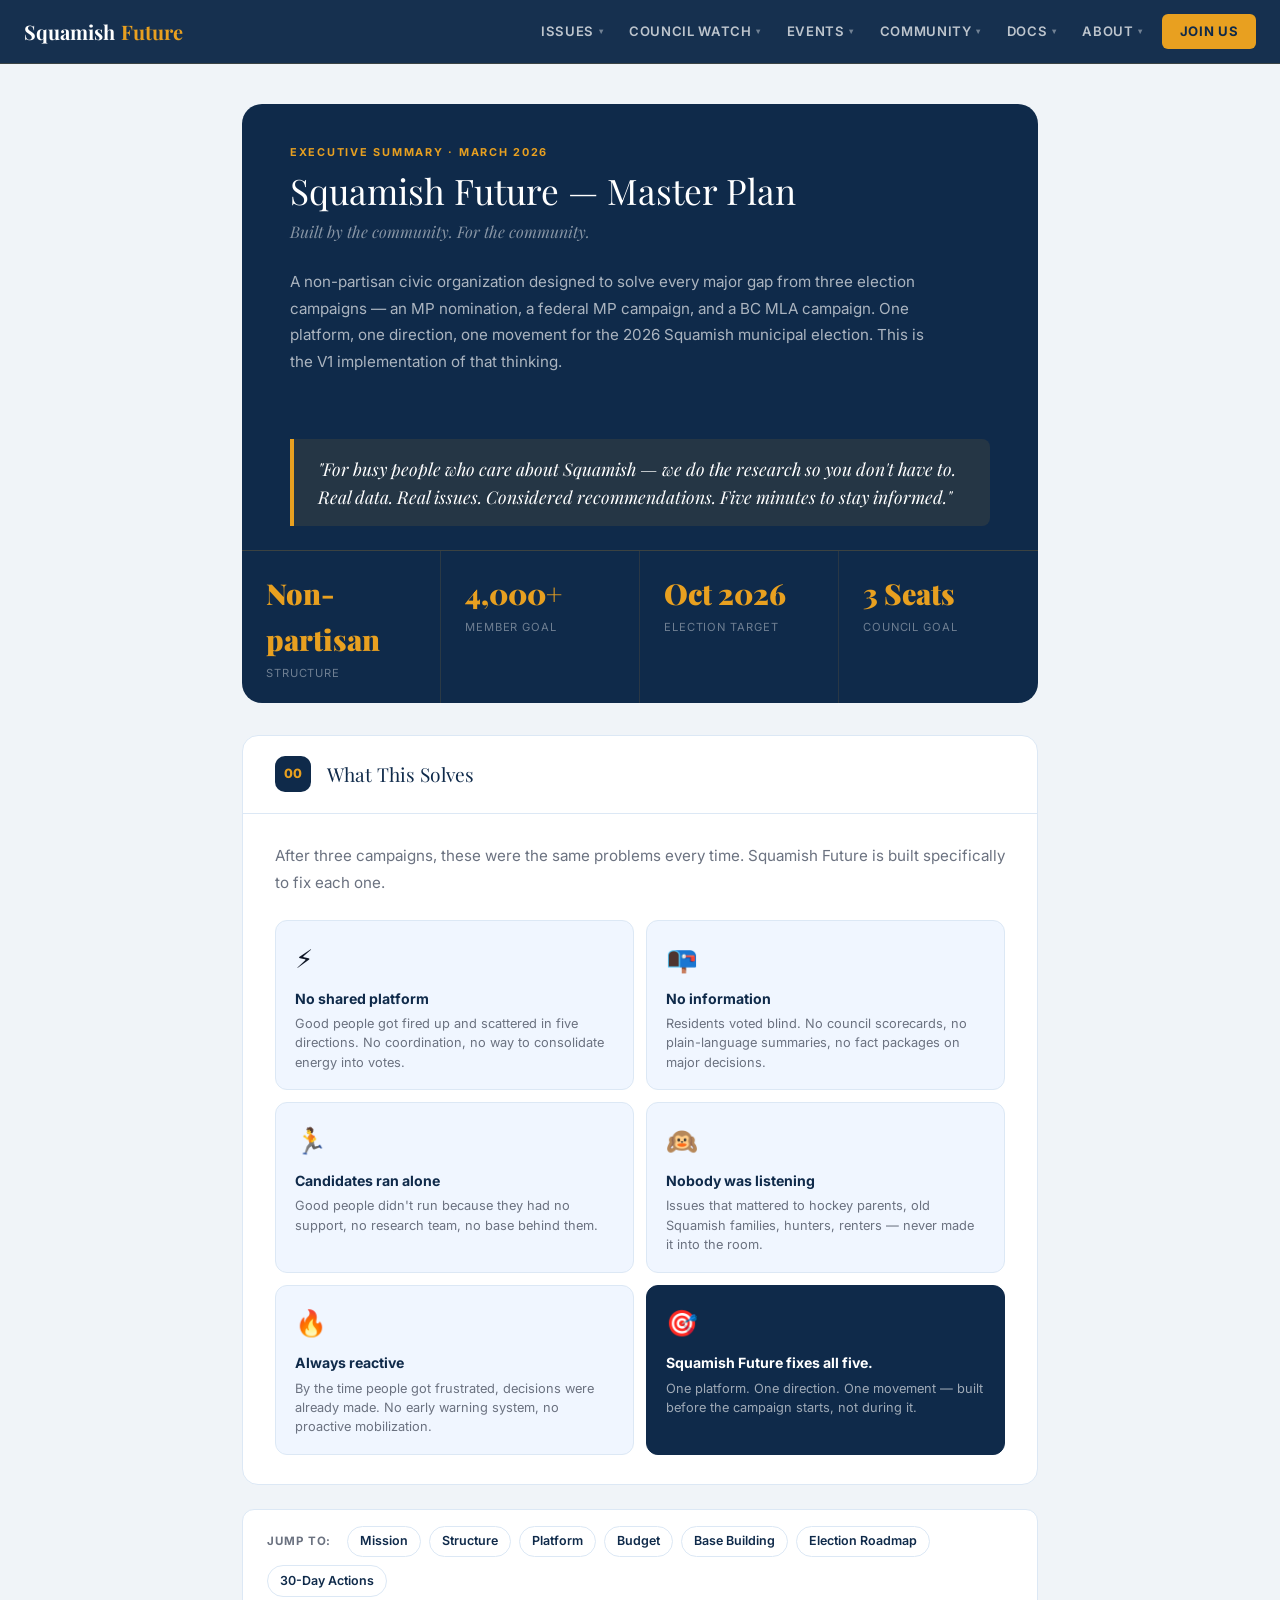
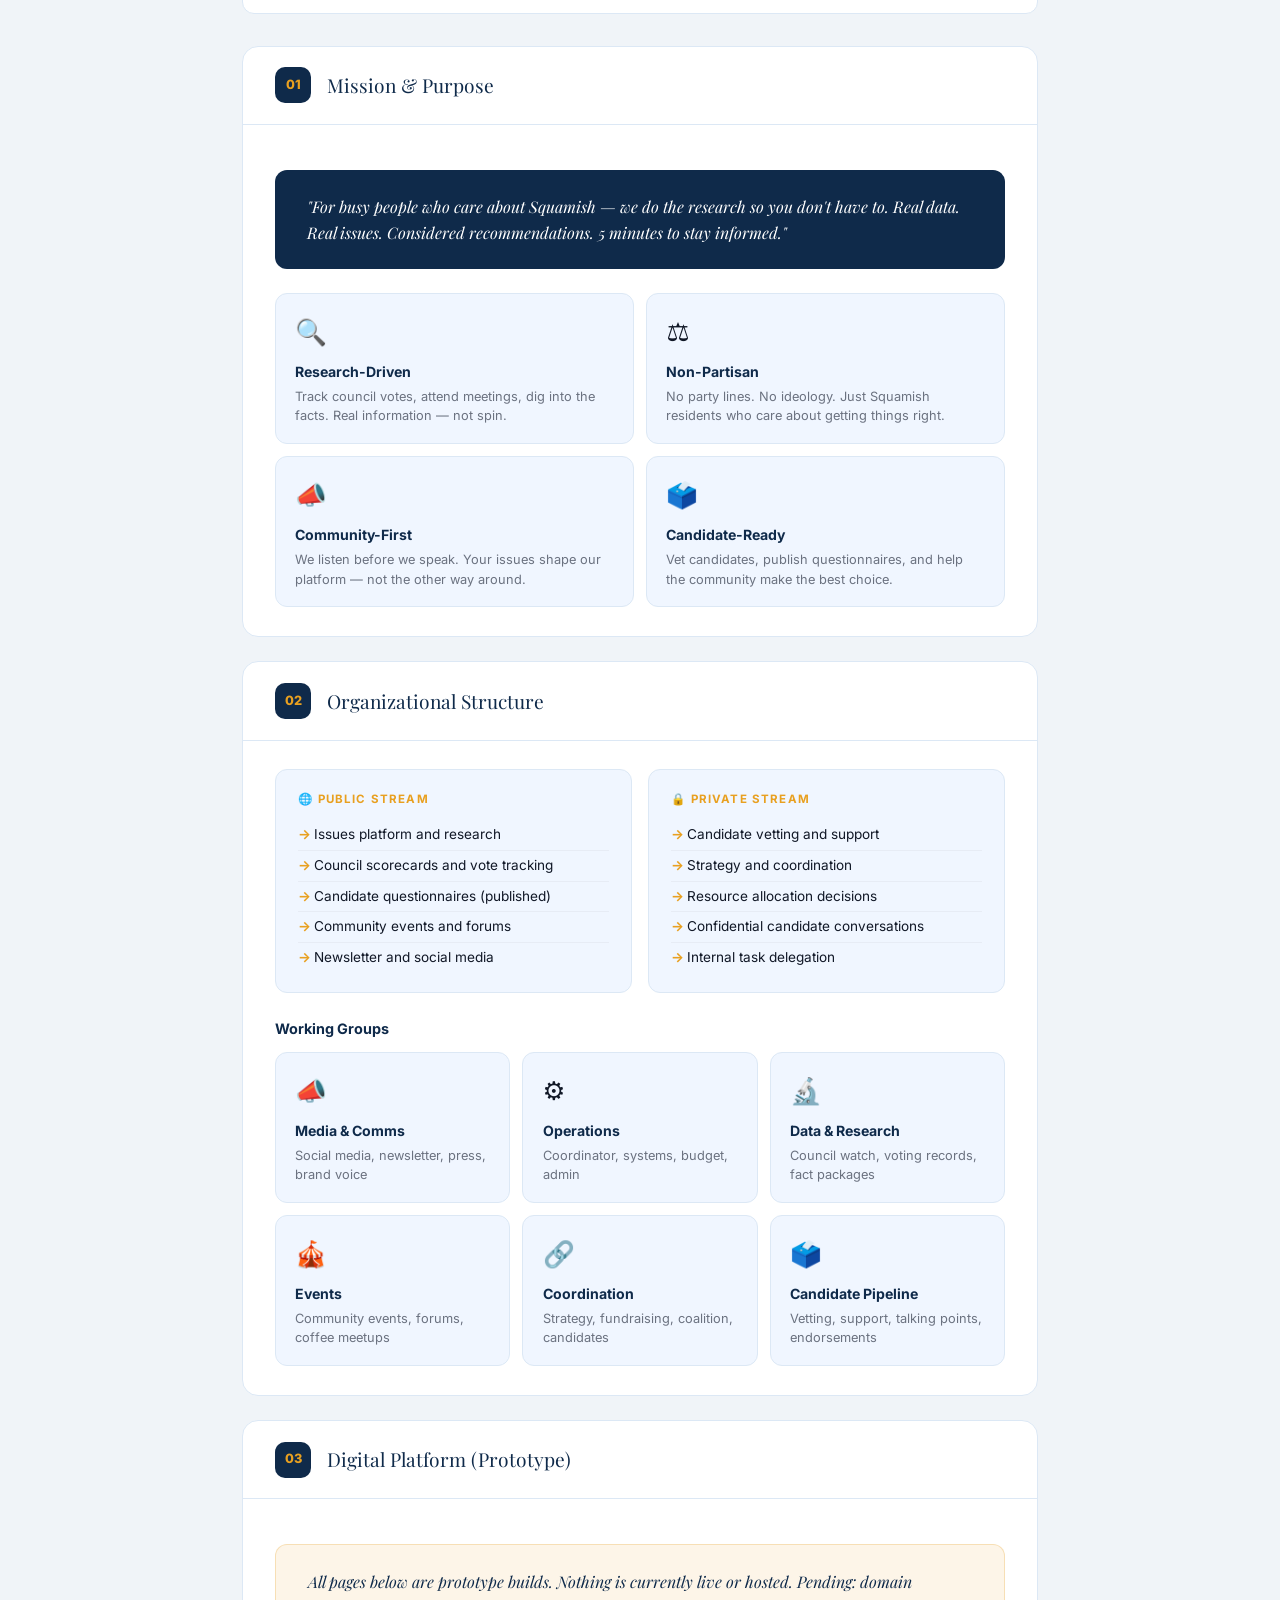
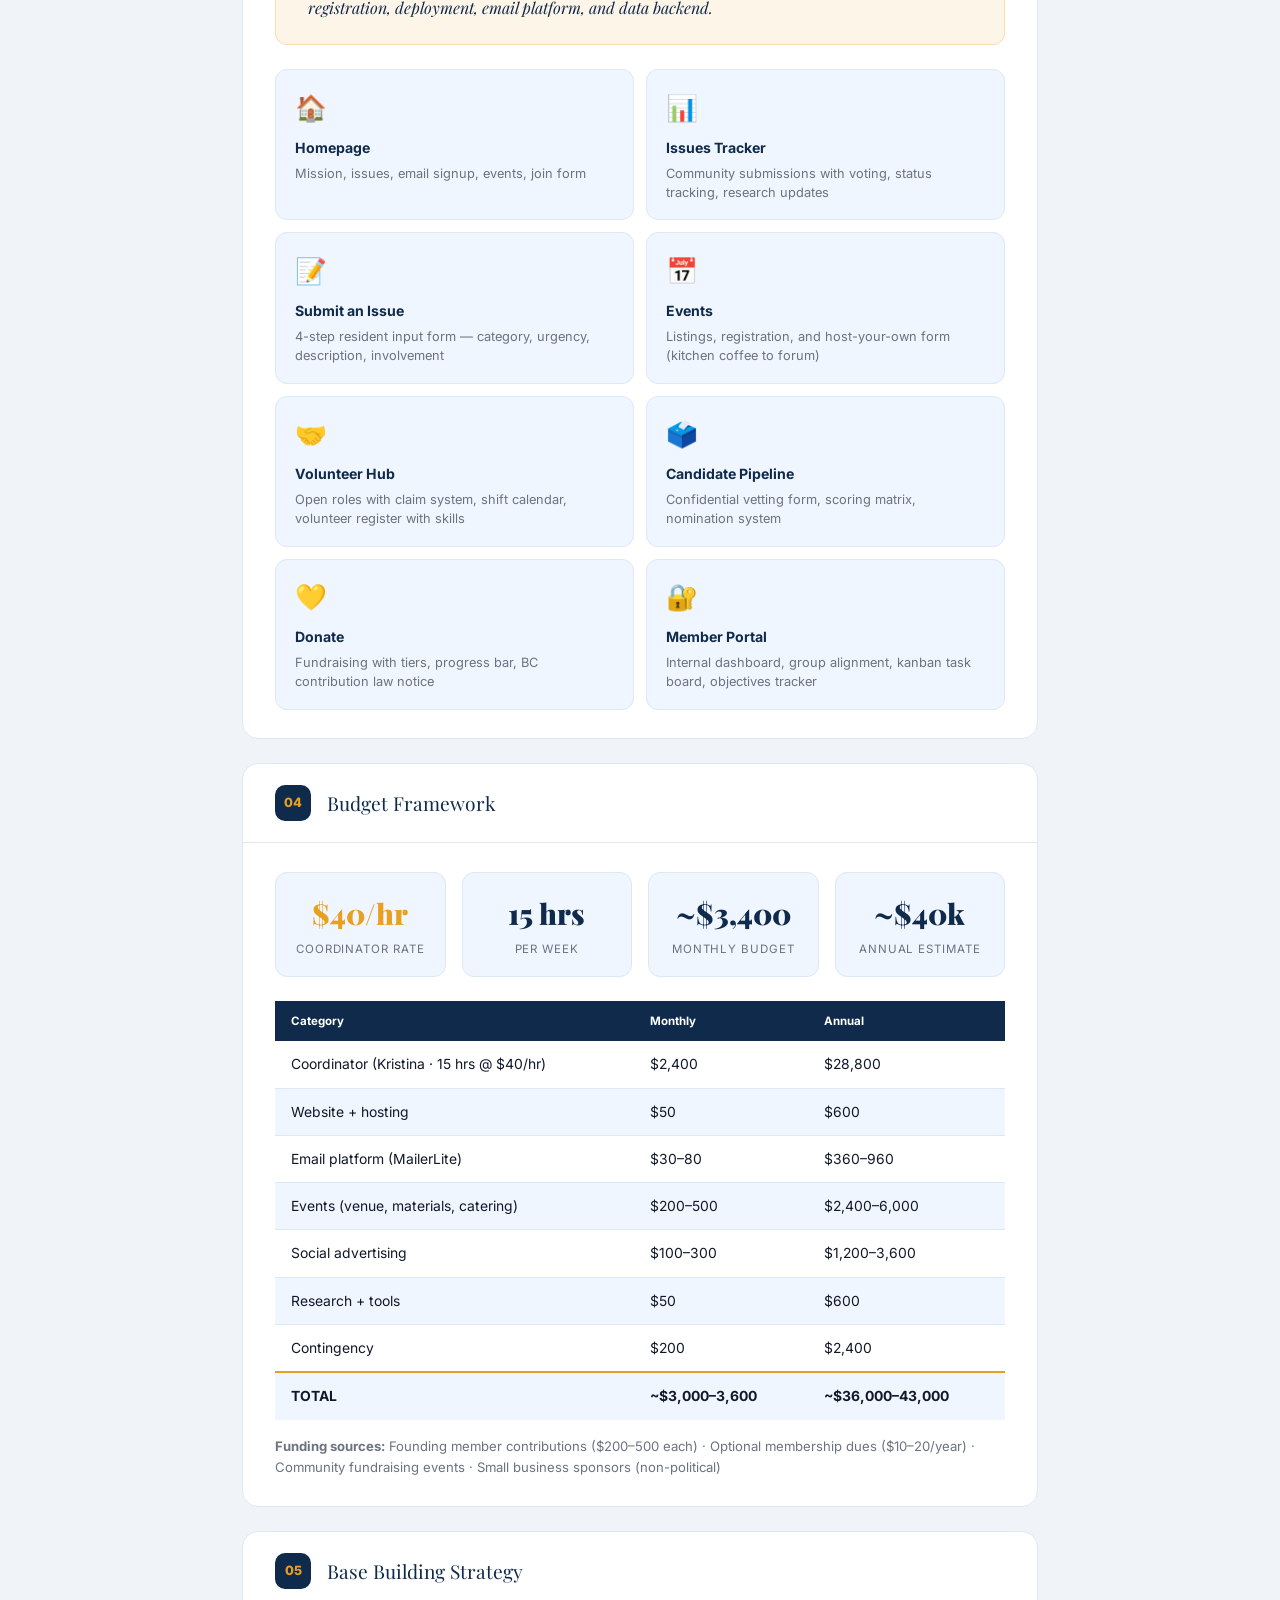
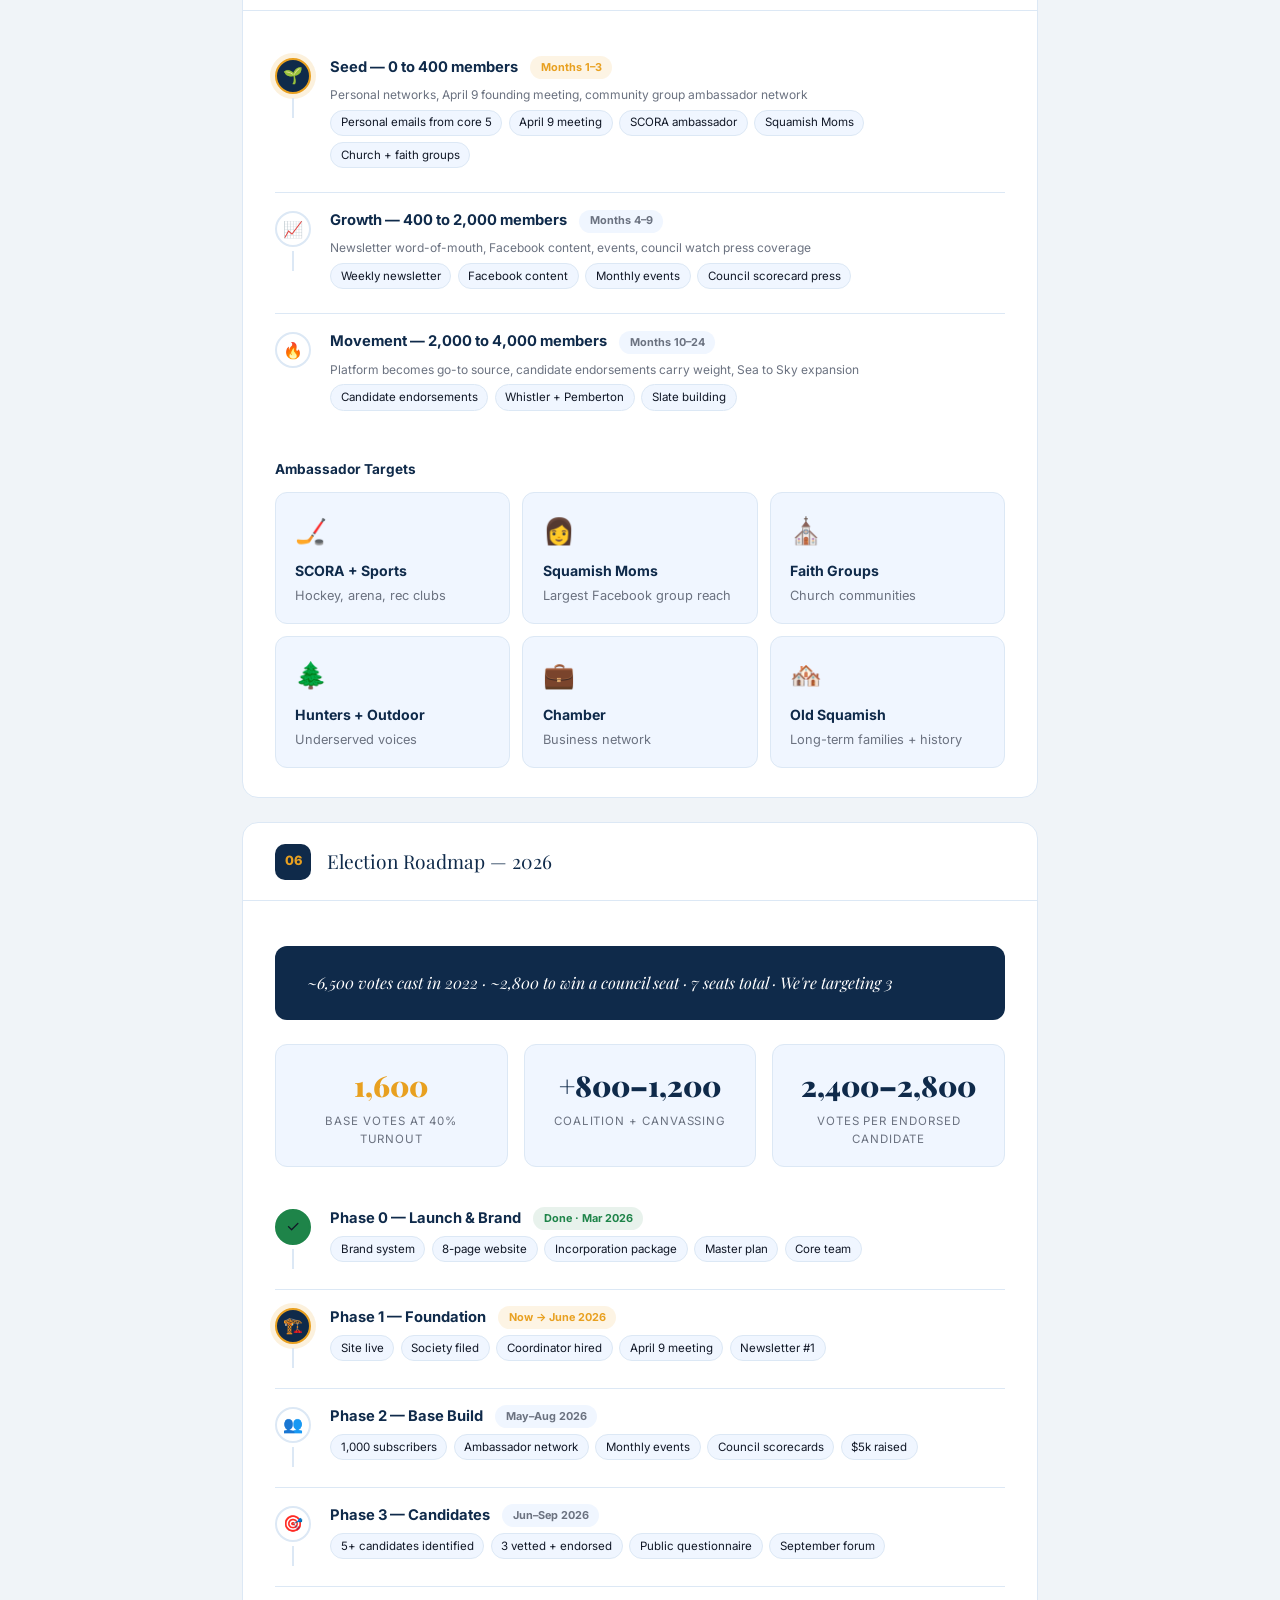
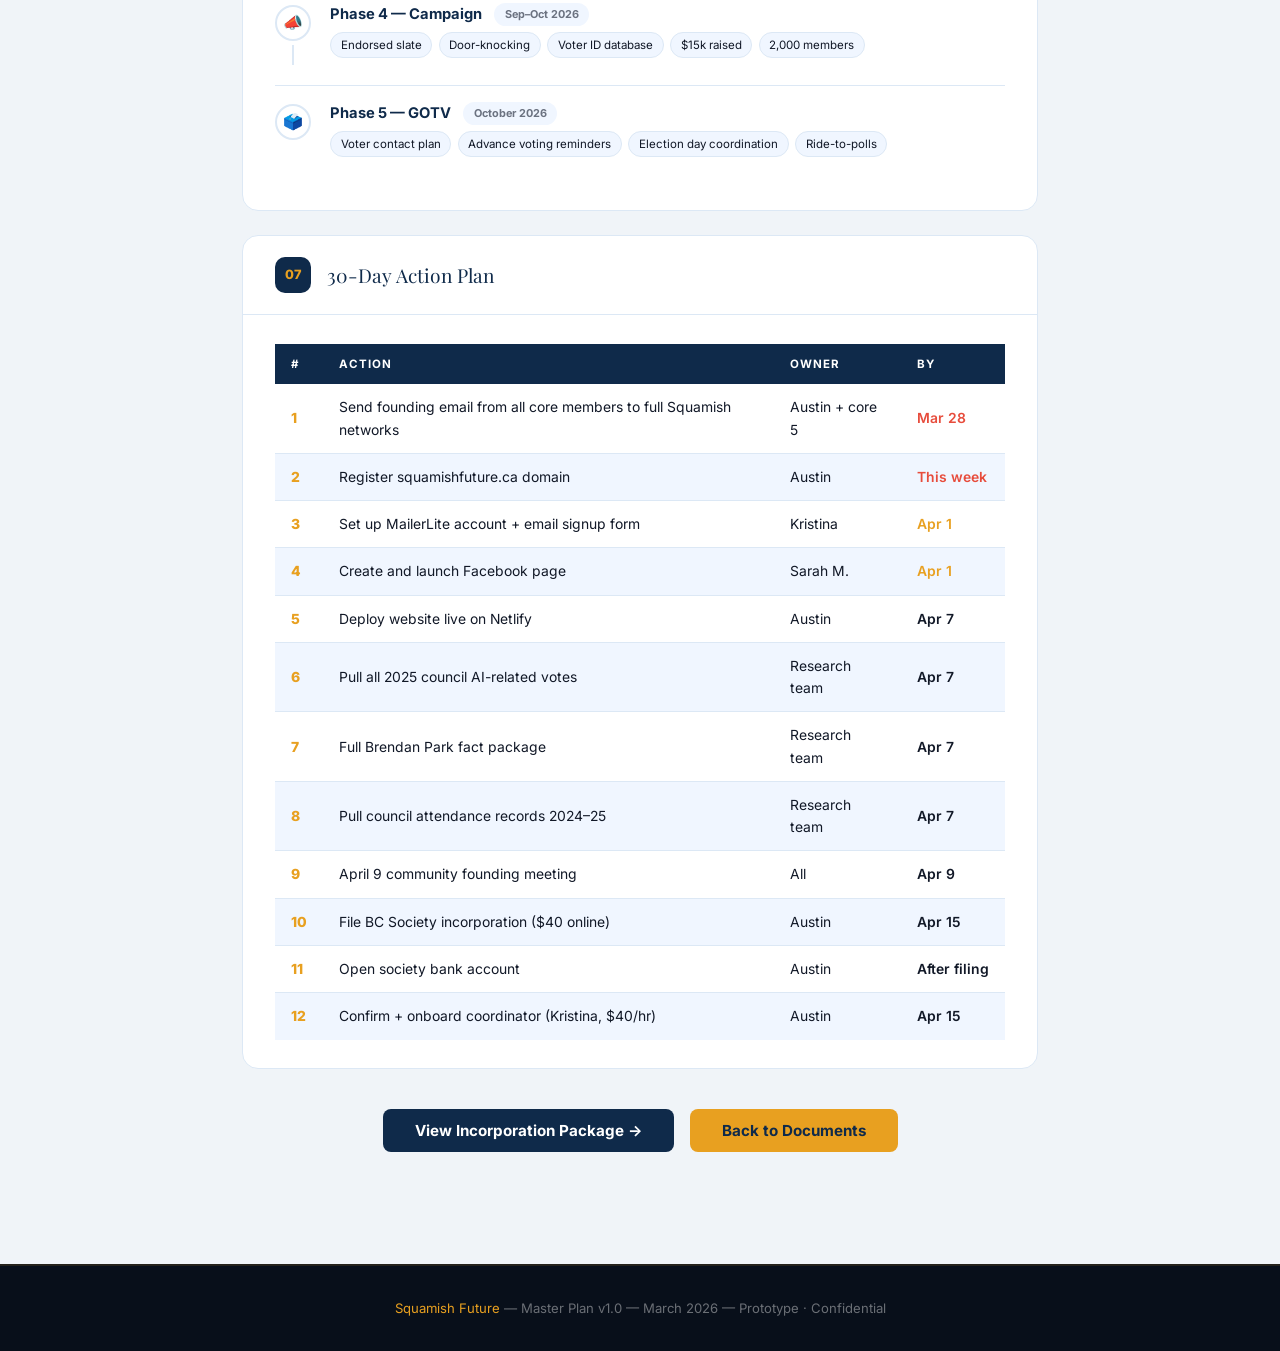
<file: docs/master-plan.html>
<!DOCTYPE html>
<html lang="en">
<head>
  <meta charset="UTF-8" />
  <meta name="viewport" content="width=device-width, initial-scale=1.0" />
  <title>Master Plan — Squamish Future</title>
  <link rel="stylesheet" href="../brand.css" />
  <style>
    body { background: #f0f4f8; }
    .doc-wrap { max-width: 860px; margin: 0 auto; padding: 2.5rem 2rem 6rem; }

    /* ── SUMMARY HERO ── */
    .summary-hero {
      background: var(--navy); border-radius: 20px; overflow: hidden; margin-bottom: 2rem;
    }
    .sh-top { padding: 2.5rem 3rem; }
    .sh-label { font-size: 0.68rem; font-weight: 700; letter-spacing: 0.16em; text-transform: uppercase; color: var(--teal); margin-bottom: 0.6rem; display: block; }
    .sh-title { font-family: var(--font-display); font-size: 2.2rem; color: white; margin-bottom: 0.5rem; line-height: 1.15; }
    .sh-tag { font-family: var(--font-display); font-size: 1rem; color: rgba(255,255,255,0.5); font-style: italic; margin-bottom: 1.5rem; }
    .sh-desc { font-size: 0.95rem; color: rgba(255,255,255,0.65); line-height: 1.75; max-width: 640px; }
    .sh-stats { display: grid; grid-template-columns: repeat(4,1fr); border-top: 1px solid rgba(232,160,32,0.2); }
    .sh-stat { padding: 1.2rem 1.5rem; border-right: 1px solid rgba(232,160,32,0.12); }
    .sh-stat:last-child { border-right: none; }
    .sh-stat .n { font-family: var(--font-display); font-size: 1.8rem; font-weight: 900; color: var(--teal); display: block; }
    .sh-stat .l { font-size: 0.7rem; color: rgba(255,255,255,0.4); text-transform: uppercase; letter-spacing: 0.08em; margin-top: 0.2rem; display: block; }
    .sh-callout { background: rgba(232,160,32,0.1); border-left: 4px solid var(--teal); padding: 1rem 1.5rem; margin: 1.5rem 3rem; border-radius: 0 8px 8px 0; }
    .sh-callout p { font-family: var(--font-display); font-size: 1.1rem; color: white; font-style: italic; line-height: 1.55; }

    /* ── SECTION BLOCKS ── */
    .doc-section { background: var(--white); border: 1px solid var(--border); border-radius: 16px; overflow: hidden; margin-bottom: 1.5rem; }
    .ds-header { padding: 1.3rem 2rem; display: flex; align-items: center; gap: 1rem; border-bottom: 1px solid var(--border); }
    .ds-num { width: 36px; height: 36px; border-radius: 10px; background: var(--navy); display: flex; align-items: center; justify-content: center; font-size: 0.8rem; font-weight: 800; color: var(--teal); flex-shrink: 0; }
    .ds-title { font-family: var(--font-display); font-size: 1.2rem; color: var(--navy); }
    .ds-body { padding: 1.8rem 2rem; }

    /* ── STAT ROW ── */
    .stat-row { display: grid; gap: 1rem; margin-bottom: 1.5rem; }
    .stat-row.four { grid-template-columns: repeat(4,1fr); }
    .stat-row.three { grid-template-columns: repeat(3,1fr); }
    .stat-card { background: var(--light); border: 1px solid var(--border); border-radius: 12px; padding: 1.1rem 1.2rem; text-align: center; }
    .stat-card .sn { font-family: var(--font-display); font-size: 1.8rem; font-weight: 900; color: var(--navy); display: block; }
    .stat-card .sl { font-size: 0.72rem; color: var(--grey); text-transform: uppercase; letter-spacing: 0.08em; margin-top: 0.2rem; display: block; }
    .stat-card.gold .sn { color: var(--teal); }

    /* ── ICON GRID ── */
    .icon-grid { display: grid; gap: 0.75rem; }
    .icon-grid.two { grid-template-columns: 1fr 1fr; }
    .icon-grid.three { grid-template-columns: repeat(3,1fr); }
    .ig-card { background: var(--light); border: 1px solid var(--border); border-radius: 12px; padding: 1.1rem 1.2rem; }
    .ig-icon { font-size: 1.6rem; margin-bottom: 0.5rem; display: block; }
    .ig-title { font-size: 0.88rem; font-weight: 700; color: var(--navy); margin-bottom: 0.25rem; }
    .ig-desc { font-size: 0.8rem; color: var(--grey); line-height: 1.5; }

    /* ── TWO COLUMNS ── */
    .two-col { display: grid; grid-template-columns: 1fr 1fr; gap: 1rem; }
    .col-block { background: var(--light); border: 1px solid var(--border); border-radius: 12px; padding: 1.2rem 1.4rem; }
    .col-block h4 { font-size: 0.72rem; font-weight: 700; color: var(--teal); letter-spacing: 0.1em; text-transform: uppercase; margin-bottom: 0.75rem; }
    .col-block ul { list-style: none; }
    .col-block ul li { font-size: 0.85rem; color: var(--dark); padding: 0.25rem 0 0.25rem 1rem; position: relative; border-bottom: 1px solid rgba(0,0,0,0.04); }
    .col-block ul li:last-child { border-bottom: none; }
    .col-block ul li::before { content: '→'; position: absolute; left: 0; color: var(--teal); font-weight: 700; }

    /* ── TIMELINE / PHASE ── */
    .phase-list { display: flex; flex-direction: column; gap: 0; }
    .phase-row { display: flex; gap: 1.2rem; padding: 1rem 0; border-bottom: 1px solid var(--border); align-items: flex-start; }
    .phase-row:last-child { border-bottom: none; }
    .phase-dot-wrap { display: flex; flex-direction: column; align-items: center; flex-shrink: 0; padding-top: 2px; }
    .phase-dot { width: 36px; height: 36px; border-radius: 50%; display: flex; align-items: center; justify-content: center; font-size: 1rem; border: 2px solid var(--border); flex-shrink: 0; }
    .phase-dot.done { background: var(--green); border-color: var(--green); }
    .phase-dot.current { background: var(--navy); border-color: var(--teal); box-shadow: 0 0 0 5px rgba(232,160,32,0.15); }
    .phase-dot.upcoming { background: white; }
    .phase-line { width: 2px; flex: 1; background: var(--border); margin: 4px 0; min-height: 20px; }
    .phase-info { flex: 1; padding-bottom: 0.5rem; }
    .phase-label { display: flex; align-items: center; gap: 0.75rem; margin-bottom: 0.35rem; }
    .phase-name { font-size: 0.92rem; font-weight: 700; color: var(--navy); }
    .phase-badge { font-size: 0.68rem; font-weight: 700; padding: 0.18rem 0.65rem; border-radius: 100px; }
    .pb-done { background: rgba(30,132,73,0.1); color: var(--green); }
    .pb-current { background: rgba(232,160,32,0.12); color: var(--teal); }
    .pb-upcoming { background: var(--light); color: var(--grey); }
    .phase-date { font-size: 0.75rem; color: var(--grey); margin-bottom: 0.35rem; }
    .phase-items { display: flex; flex-wrap: wrap; gap: 0.4rem; }
    .phase-item { font-size: 0.72rem; background: var(--light); border: 1px solid var(--border); color: var(--dark); padding: 0.18rem 0.6rem; border-radius: 100px; }

    /* ── ACTION TABLE ── */
    .action-table { width: 100%; border-collapse: collapse; }
    .action-table th { background: var(--navy); color: white; font-size: 0.72rem; font-weight: 700; letter-spacing: 0.08em; text-transform: uppercase; padding: 0.7rem 1rem; text-align: left; }
    .action-table td { padding: 0.75rem 1rem; font-size: 0.87rem; border-bottom: 1px solid var(--border); color: var(--dark); }
    .action-table tr:last-child td { border-bottom: none; }
    .action-table tr:nth-child(even) td { background: var(--light); }
    .action-table .num { font-weight: 800; color: var(--teal); }
    .action-table .due { font-weight: 600; white-space: nowrap; }
    .action-table .due.urgent { color: #e74c3c; }
    .action-table .due.soon { color: var(--teal); }

    /* ── CALLOUT ── */
    .callout { background: var(--navy); border-radius: 12px; padding: 1.5rem 2rem; margin: 1rem 0; }
    .callout p { font-family: var(--font-display); font-size: 1rem; color: white; font-style: italic; line-height: 1.6; margin: 0; }
    .callout.gold { background: rgba(232,160,32,0.1); border: 1px solid rgba(232,160,32,0.25); }
    .callout.gold p { color: var(--navy); }

    /* ── BUDGET TABLE ── */
    .budget-table { width: 100%; border-collapse: collapse; }
    .budget-table th { background: var(--navy); color: white; font-size: 0.72rem; font-weight: 700; padding: 0.7rem 1rem; text-align: left; }
    .budget-table td { padding: 0.75rem 1rem; font-size: 0.87rem; border-bottom: 1px solid var(--border); }
    .budget-table tr:last-child td { background: rgba(232,160,32,0.08); font-weight: 700; border-top: 2px solid var(--teal); border-bottom: none; }
    .budget-table tr:nth-child(even) td { background: var(--light); }

    /* ── NAV STICKY TOC ── */
    .toc-bar { background: var(--white); border: 1px solid var(--border); border-radius: 12px; padding: 1rem 1.5rem; margin-bottom: 2rem; display: flex; gap: 0.5rem; flex-wrap: wrap; align-items: center; }
    .toc-bar span { font-size: 0.72rem; font-weight: 700; color: var(--grey); text-transform: uppercase; letter-spacing: 0.08em; margin-right: 0.5rem; }
    .toc-link { font-size: 0.78rem; font-weight: 600; color: var(--navy); text-decoration: none; padding: 0.3rem 0.75rem; border-radius: 100px; border: 1px solid var(--border); transition: all 0.15s; }
    .toc-link:hover { background: var(--navy); color: white; border-color: var(--navy); }

    footer { background: var(--navy-dark); color: rgba(255,255,255,0.4); padding: 2rem; text-align: center; font-size: 0.82rem; border-top: 2px solid rgba(232,160,32,0.12); }
    footer a { color: var(--teal); text-decoration: none; }

    @media (max-width: 700px) {
      .sh-top { padding: 1.8rem; } .sh-callout { margin: 1rem 1.5rem; }
      .sh-stats { grid-template-columns: repeat(2,1fr); }
      .stat-row.four { grid-template-columns: repeat(2,1fr); }
      .icon-grid.three { grid-template-columns: 1fr 1fr; }
      .two-col { grid-template-columns: 1fr; }
      .ds-body { padding: 1.2rem 1.2rem; }
    }
  </style>
</head>
<body>

<nav class="sf-nav" id="mainNav"></nav>

<div class="doc-wrap">

  <!-- ── EXECUTIVE SUMMARY HERO ── -->
  <div class="summary-hero" id="summary">
    <div class="sh-top">
      <span class="sh-label">Executive Summary · March 2026</span>
      <div class="sh-title">Squamish Future — Master Plan</div>
      <div class="sh-tag">Built by the community. For the community.</div>
      <div class="sh-desc">A non-partisan civic organization designed to solve every major gap from three election campaigns — an MP nomination, a federal MP campaign, and a BC MLA campaign. One platform, one direction, one movement for the 2026 Squamish municipal election. This is the V1 implementation of that thinking.</div>
    </div>
    <div class="sh-callout">
      <p>"For busy people who care about Squamish — we do the research so you don't have to. Real data. Real issues. Considered recommendations. Five minutes to stay informed."</p>
    </div>
    <div class="sh-stats">
      <div class="sh-stat"><span class="n">Non-partisan</span><span class="l">Structure</span></div>
      <div class="sh-stat"><span class="n">4,000+</span><span class="l">Member Goal</span></div>
      <div class="sh-stat"><span class="n">Oct 2026</span><span class="l">Election Target</span></div>
      <div class="sh-stat"><span class="n">3 Seats</span><span class="l">Council Goal</span></div>
    </div>
  </div>

  <!-- ── WHAT THIS SOLVES ── -->
  <div class="doc-section" id="problem">
    <div class="ds-header"><div class="ds-num">00</div><div class="ds-title">What This Solves</div></div>
    <div class="ds-body">
      <p style="font-size:0.95rem;color:var(--grey);line-height:1.75;margin-bottom:1.5rem;">After three campaigns, these were the same problems every time. Squamish Future is built specifically to fix each one.</p>
      <div class="icon-grid two">
        <div class="ig-card"><span class="ig-icon">⚡</span><div class="ig-title">No shared platform</div><div class="ig-desc">Good people got fired up and scattered in five directions. No coordination, no way to consolidate energy into votes.</div></div>
        <div class="ig-card"><span class="ig-icon">📭</span><div class="ig-title">No information</div><div class="ig-desc">Residents voted blind. No council scorecards, no plain-language summaries, no fact packages on major decisions.</div></div>
        <div class="ig-card"><span class="ig-icon">🏃</span><div class="ig-title">Candidates ran alone</div><div class="ig-desc">Good people didn't run because they had no support, no research team, no base behind them.</div></div>
        <div class="ig-card"><span class="ig-icon">🙉</span><div class="ig-title">Nobody was listening</div><div class="ig-desc">Issues that mattered to hockey parents, old Squamish families, hunters, renters — never made it into the room.</div></div>
        <div class="ig-card"><span class="ig-icon">🔥</span><div class="ig-title">Always reactive</div><div class="ig-desc">By the time people got frustrated, decisions were already made. No early warning system, no proactive mobilization.</div></div>
        <div class="ig-card" style="background:var(--navy);border-color:var(--navy);">
          <span class="ig-icon">🎯</span>
          <div class="ig-title" style="color:white;">Squamish Future fixes all five.</div>
          <div class="ig-desc" style="color:rgba(255,255,255,0.6);">One platform. One direction. One movement — built before the campaign starts, not during it.</div>
        </div>
      </div>
    </div>
  </div>

  <!-- TOC -->
  <div class="toc-bar">
    <span>Jump to:</span>
    <a class="toc-link" href="#mission">Mission</a>
    <a class="toc-link" href="#structure">Structure</a>
    <a class="toc-link" href="#platform">Platform</a>
    <a class="toc-link" href="#budget">Budget</a>
    <a class="toc-link" href="#base">Base Building</a>
    <a class="toc-link" href="#roadmap">Election Roadmap</a>
    <a class="toc-link" href="#actions">30-Day Actions</a>
  </div>

  <!-- ── 01 MISSION ── -->
  <div class="doc-section" id="mission">
    <div class="ds-header"><div class="ds-num">01</div><div class="ds-title">Mission & Purpose</div></div>
    <div class="ds-body">
      <div class="callout" style="margin-bottom:1.5rem;"><p>"For busy people who care about Squamish — we do the research so you don't have to. Real data. Real issues. Considered recommendations. 5 minutes to stay informed."</p></div>
      <div class="icon-grid two">
        <div class="ig-card"><span class="ig-icon">🔍</span><div class="ig-title">Research-Driven</div><div class="ig-desc">Track council votes, attend meetings, dig into the facts. Real information — not spin.</div></div>
        <div class="ig-card"><span class="ig-icon">⚖️</span><div class="ig-title">Non-Partisan</div><div class="ig-desc">No party lines. No ideology. Just Squamish residents who care about getting things right.</div></div>
        <div class="ig-card"><span class="ig-icon">📣</span><div class="ig-title">Community-First</div><div class="ig-desc">We listen before we speak. Your issues shape our platform — not the other way around.</div></div>
        <div class="ig-card"><span class="ig-icon">🗳️</span><div class="ig-title">Candidate-Ready</div><div class="ig-desc">Vet candidates, publish questionnaires, and help the community make the best choice.</div></div>
      </div>
    </div>
  </div>

  <!-- ── 02 STRUCTURE ── -->
  <div class="doc-section" id="structure">
    <div class="ds-header"><div class="ds-num">02</div><div class="ds-title">Organizational Structure</div></div>
    <div class="ds-body">
      <div class="two-col" style="margin-bottom:1.5rem;">
        <div class="col-block">
          <h4>🌐 Public Stream</h4>
          <ul>
            <li>Issues platform and research</li>
            <li>Council scorecards and vote tracking</li>
            <li>Candidate questionnaires (published)</li>
            <li>Community events and forums</li>
            <li>Newsletter and social media</li>
          </ul>
        </div>
        <div class="col-block">
          <h4>🔒 Private Stream</h4>
          <ul>
            <li>Candidate vetting and support</li>
            <li>Strategy and coordination</li>
            <li>Resource allocation decisions</li>
            <li>Confidential candidate conversations</li>
            <li>Internal task delegation</li>
          </ul>
        </div>
      </div>
      <p style="font-size:0.9rem;font-weight:700;color:var(--navy);margin-bottom:0.75rem;">Working Groups</p>
      <div class="icon-grid three">
        <div class="ig-card"><span class="ig-icon">📣</span><div class="ig-title">Media & Comms</div><div class="ig-desc">Social media, newsletter, press, brand voice</div></div>
        <div class="ig-card"><span class="ig-icon">⚙️</span><div class="ig-title">Operations</div><div class="ig-desc">Coordinator, systems, budget, admin</div></div>
        <div class="ig-card"><span class="ig-icon">🔬</span><div class="ig-title">Data & Research</div><div class="ig-desc">Council watch, voting records, fact packages</div></div>
        <div class="ig-card"><span class="ig-icon">🎪</span><div class="ig-title">Events</div><div class="ig-desc">Community events, forums, coffee meetups</div></div>
        <div class="ig-card"><span class="ig-icon">🔗</span><div class="ig-title">Coordination</div><div class="ig-desc">Strategy, fundraising, coalition, candidates</div></div>
        <div class="ig-card"><span class="ig-icon">🗳️</span><div class="ig-title">Candidate Pipeline</div><div class="ig-desc">Vetting, support, talking points, endorsements</div></div>
      </div>
    </div>
  </div>

  <!-- ── 03 PLATFORM ── -->
  <div class="doc-section" id="platform">
    <div class="ds-header"><div class="ds-num">03</div><div class="ds-title">Digital Platform (Prototype)</div></div>
    <div class="ds-body">
      <div class="callout gold" style="margin-bottom:1.5rem;"><p>All pages below are prototype builds. Nothing is currently live or hosted. Pending: domain registration, deployment, email platform, and data backend.</p></div>
      <div class="icon-grid two">
        <div class="ig-card"><span class="ig-icon">🏠</span><div class="ig-title">Homepage</div><div class="ig-desc">Mission, issues, email signup, events, join form</div></div>
        <div class="ig-card"><span class="ig-icon">📊</span><div class="ig-title">Issues Tracker</div><div class="ig-desc">Community submissions with voting, status tracking, research updates</div></div>
        <div class="ig-card"><span class="ig-icon">📝</span><div class="ig-title">Submit an Issue</div><div class="ig-desc">4-step resident input form — category, urgency, description, involvement</div></div>
        <div class="ig-card"><span class="ig-icon">📅</span><div class="ig-title">Events</div><div class="ig-desc">Listings, registration, and host-your-own form (kitchen coffee to forum)</div></div>
        <div class="ig-card"><span class="ig-icon">🤝</span><div class="ig-title">Volunteer Hub</div><div class="ig-desc">Open roles with claim system, shift calendar, volunteer register with skills</div></div>
        <div class="ig-card"><span class="ig-icon">🗳️</span><div class="ig-title">Candidate Pipeline</div><div class="ig-desc">Confidential vetting form, scoring matrix, nomination system</div></div>
        <div class="ig-card"><span class="ig-icon">💛</span><div class="ig-title">Donate</div><div class="ig-desc">Fundraising with tiers, progress bar, BC contribution law notice</div></div>
        <div class="ig-card"><span class="ig-icon">🔐</span><div class="ig-title">Member Portal</div><div class="ig-desc">Internal dashboard, group alignment, kanban task board, objectives tracker</div></div>
      </div>
    </div>
  </div>

  <!-- ── 04 BUDGET ── -->
  <div class="doc-section" id="budget">
    <div class="ds-header"><div class="ds-num">04</div><div class="ds-title">Budget Framework</div></div>
    <div class="ds-body">
      <div class="stat-row four" style="margin-bottom:1.5rem;">
        <div class="stat-card gold"><span class="sn">$40/hr</span><span class="sl">Coordinator Rate</span></div>
        <div class="stat-card"><span class="sn">15 hrs</span><span class="sl">Per Week</span></div>
        <div class="stat-card"><span class="sn">~$3,400</span><span class="sl">Monthly Budget</span></div>
        <div class="stat-card"><span class="sn">~$40k</span><span class="sl">Annual Estimate</span></div>
      </div>
      <table class="budget-table">
        <thead><tr><th>Category</th><th>Monthly</th><th>Annual</th></tr></thead>
        <tbody>
          <tr><td>Coordinator (Kristina · 15 hrs @ $40/hr)</td><td>$2,400</td><td>$28,800</td></tr>
          <tr><td>Website + hosting</td><td>$50</td><td>$600</td></tr>
          <tr><td>Email platform (MailerLite)</td><td>$30–80</td><td>$360–960</td></tr>
          <tr><td>Events (venue, materials, catering)</td><td>$200–500</td><td>$2,400–6,000</td></tr>
          <tr><td>Social advertising</td><td>$100–300</td><td>$1,200–3,600</td></tr>
          <tr><td>Research + tools</td><td>$50</td><td>$600</td></tr>
          <tr><td>Contingency</td><td>$200</td><td>$2,400</td></tr>
          <tr><td><strong>TOTAL</strong></td><td><strong>~$3,000–3,600</strong></td><td><strong>~$36,000–43,000</strong></td></tr>
        </tbody>
      </table>
      <p style="font-size:0.82rem;color:var(--grey);margin-top:1rem;line-height:1.6;"><strong>Funding sources:</strong> Founding member contributions ($200–500 each) · Optional membership dues ($10–20/year) · Community fundraising events · Small business sponsors (non-political)</p>
    </div>
  </div>

  <!-- ── 05 BASE BUILDING ── -->
  <div class="doc-section" id="base">
    <div class="ds-header"><div class="ds-num">05</div><div class="ds-title">Base Building Strategy</div></div>
    <div class="ds-body">
      <div class="phase-list">
        <div class="phase-row">
          <div class="phase-dot-wrap"><div class="phase-dot current">🌱</div><div class="phase-line"></div></div>
          <div class="phase-info">
            <div class="phase-label"><span class="phase-name">Seed — 0 to 400 members</span><span class="phase-badge pb-current">Months 1–3</span></div>
            <div class="phase-date">Personal networks, April 9 founding meeting, community group ambassador network</div>
            <div class="phase-items"><span class="phase-item">Personal emails from core 5</span><span class="phase-item">April 9 meeting</span><span class="phase-item">SCORA ambassador</span><span class="phase-item">Squamish Moms</span><span class="phase-item">Church + faith groups</span></div>
          </div>
        </div>
        <div class="phase-row">
          <div class="phase-dot-wrap"><div class="phase-dot upcoming">📈</div><div class="phase-line"></div></div>
          <div class="phase-info">
            <div class="phase-label"><span class="phase-name">Growth — 400 to 2,000 members</span><span class="phase-badge pb-upcoming">Months 4–9</span></div>
            <div class="phase-date">Newsletter word-of-mouth, Facebook content, events, council watch press coverage</div>
            <div class="phase-items"><span class="phase-item">Weekly newsletter</span><span class="phase-item">Facebook content</span><span class="phase-item">Monthly events</span><span class="phase-item">Council scorecard press</span></div>
          </div>
        </div>
        <div class="phase-row">
          <div class="phase-dot-wrap"><div class="phase-dot upcoming">🔥</div></div>
          <div class="phase-info">
            <div class="phase-label"><span class="phase-name">Movement — 2,000 to 4,000 members</span><span class="phase-badge pb-upcoming">Months 10–24</span></div>
            <div class="phase-date">Platform becomes go-to source, candidate endorsements carry weight, Sea to Sky expansion</div>
            <div class="phase-items"><span class="phase-item">Candidate endorsements</span><span class="phase-item">Whistler + Pemberton</span><span class="phase-item">Slate building</span></div>
          </div>
        </div>
      </div>
      <div style="margin-top:1.5rem;">
        <p style="font-size:0.85rem;font-weight:700;color:var(--navy);margin-bottom:0.75rem;">Ambassador Targets</p>
        <div class="icon-grid three">
          <div class="ig-card"><span class="ig-icon">🏒</span><div class="ig-title">SCORA + Sports</div><div class="ig-desc">Hockey, arena, rec clubs</div></div>
          <div class="ig-card"><span class="ig-icon">👩</span><div class="ig-title">Squamish Moms</div><div class="ig-desc">Largest Facebook group reach</div></div>
          <div class="ig-card"><span class="ig-icon">⛪</span><div class="ig-title">Faith Groups</div><div class="ig-desc">Church communities</div></div>
          <div class="ig-card"><span class="ig-icon">🌲</span><div class="ig-title">Hunters + Outdoor</div><div class="ig-desc">Underserved voices</div></div>
          <div class="ig-card"><span class="ig-icon">💼</span><div class="ig-title">Chamber</div><div class="ig-desc">Business network</div></div>
          <div class="ig-card"><span class="ig-icon">🏘️</span><div class="ig-title">Old Squamish</div><div class="ig-desc">Long-term families + history</div></div>
        </div>
      </div>
    </div>
  </div>

  <!-- ── 06 ELECTION ROADMAP ── -->
  <div class="doc-section" id="roadmap">
    <div class="ds-header"><div class="ds-num">06</div><div class="ds-title">Election Roadmap — 2026</div></div>
    <div class="ds-body">
      <div class="callout" style="margin-bottom:1.5rem;"><p>~6,500 votes cast in 2022 · ~2,800 to win a council seat · 7 seats total · We're targeting 3</p></div>
      <div class="stat-row three" style="margin-bottom:1.5rem;">
        <div class="stat-card gold"><span class="sn">1,600</span><span class="sl">Base votes at 40% turnout</span></div>
        <div class="stat-card"><span class="sn">+800–1,200</span><span class="sl">Coalition + canvassing</span></div>
        <div class="stat-card"><span class="sn">2,400–2,800</span><span class="sl">Votes per endorsed candidate</span></div>
      </div>
      <div class="phase-list">
        <div class="phase-row">
          <div class="phase-dot-wrap"><div class="phase-dot done">✓</div><div class="phase-line"></div></div>
          <div class="phase-info">
            <div class="phase-label"><span class="phase-name">Phase 0 — Launch & Brand</span><span class="phase-badge pb-done">Done · Mar 2026</span></div>
            <div class="phase-items"><span class="phase-item">Brand system</span><span class="phase-item">8-page website</span><span class="phase-item">Incorporation package</span><span class="phase-item">Master plan</span><span class="phase-item">Core team</span></div>
          </div>
        </div>
        <div class="phase-row">
          <div class="phase-dot-wrap"><div class="phase-dot current">🏗️</div><div class="phase-line"></div></div>
          <div class="phase-info">
            <div class="phase-label"><span class="phase-name">Phase 1 — Foundation</span><span class="phase-badge pb-current">Now → June 2026</span></div>
            <div class="phase-items"><span class="phase-item">Site live</span><span class="phase-item">Society filed</span><span class="phase-item">Coordinator hired</span><span class="phase-item">April 9 meeting</span><span class="phase-item">Newsletter #1</span></div>
          </div>
        </div>
        <div class="phase-row">
          <div class="phase-dot-wrap"><div class="phase-dot upcoming">👥</div><div class="phase-line"></div></div>
          <div class="phase-info">
            <div class="phase-label"><span class="phase-name">Phase 2 — Base Build</span><span class="phase-badge pb-upcoming">May–Aug 2026</span></div>
            <div class="phase-items"><span class="phase-item">1,000 subscribers</span><span class="phase-item">Ambassador network</span><span class="phase-item">Monthly events</span><span class="phase-item">Council scorecards</span><span class="phase-item">$5k raised</span></div>
          </div>
        </div>
        <div class="phase-row">
          <div class="phase-dot-wrap"><div class="phase-dot upcoming">🎯</div><div class="phase-line"></div></div>
          <div class="phase-info">
            <div class="phase-label"><span class="phase-name">Phase 3 — Candidates</span><span class="phase-badge pb-upcoming">Jun–Sep 2026</span></div>
            <div class="phase-items"><span class="phase-item">5+ candidates identified</span><span class="phase-item">3 vetted + endorsed</span><span class="phase-item">Public questionnaire</span><span class="phase-item">September forum</span></div>
          </div>
        </div>
        <div class="phase-row">
          <div class="phase-dot-wrap"><div class="phase-dot upcoming">📣</div><div class="phase-line"></div></div>
          <div class="phase-info">
            <div class="phase-label"><span class="phase-name">Phase 4 — Campaign</span><span class="phase-badge pb-upcoming">Sep–Oct 2026</span></div>
            <div class="phase-items"><span class="phase-item">Endorsed slate</span><span class="phase-item">Door-knocking</span><span class="phase-item">Voter ID database</span><span class="phase-item">$15k raised</span><span class="phase-item">2,000 members</span></div>
          </div>
        </div>
        <div class="phase-row">
          <div class="phase-dot-wrap"><div class="phase-dot upcoming">🗳️</div></div>
          <div class="phase-info">
            <div class="phase-label"><span class="phase-name">Phase 5 — GOTV</span><span class="phase-badge pb-upcoming">October 2026</span></div>
            <div class="phase-items"><span class="phase-item">Voter contact plan</span><span class="phase-item">Advance voting reminders</span><span class="phase-item">Election day coordination</span><span class="phase-item">Ride-to-polls</span></div>
          </div>
        </div>
      </div>
    </div>
  </div>

  <!-- ── 07 30-DAY ACTIONS ── -->
  <div class="doc-section" id="actions">
    <div class="ds-header"><div class="ds-num">07</div><div class="ds-title">30-Day Action Plan</div></div>
    <div class="ds-body">
      <table class="action-table">
        <thead><tr><th>#</th><th>Action</th><th>Owner</th><th>By</th></tr></thead>
        <tbody>
          <tr><td class="num">1</td><td>Send founding email from all core members to full Squamish networks</td><td>Austin + core 5</td><td class="due urgent">Mar 28</td></tr>
          <tr><td class="num">2</td><td>Register squamishfuture.ca domain</td><td>Austin</td><td class="due urgent">This week</td></tr>
          <tr><td class="num">3</td><td>Set up MailerLite account + email signup form</td><td>Kristina</td><td class="due soon">Apr 1</td></tr>
          <tr><td class="num">4</td><td>Create and launch Facebook page</td><td>Sarah M.</td><td class="due soon">Apr 1</td></tr>
          <tr><td class="num">5</td><td>Deploy website live on Netlify</td><td>Austin</td><td class="due">Apr 7</td></tr>
          <tr><td class="num">6</td><td>Pull all 2025 council AI-related votes</td><td>Research team</td><td class="due">Apr 7</td></tr>
          <tr><td class="num">7</td><td>Full Brendan Park fact package</td><td>Research team</td><td class="due">Apr 7</td></tr>
          <tr><td class="num">8</td><td>Pull council attendance records 2024–25</td><td>Research team</td><td class="due">Apr 7</td></tr>
          <tr><td class="num">9</td><td>April 9 community founding meeting</td><td>All</td><td class="due">Apr 9</td></tr>
          <tr><td class="num">10</td><td>File BC Society incorporation ($40 online)</td><td>Austin</td><td class="due">Apr 15</td></tr>
          <tr><td class="num">11</td><td>Open society bank account</td><td>Austin</td><td class="due">After filing</td></tr>
          <tr><td class="num">12</td><td>Confirm + onboard coordinator (Kristina, $40/hr)</td><td>Austin</td><td class="due">Apr 15</td></tr>
        </tbody>
      </table>
    </div>
  </div>

  <div style="text-align:center;padding:1rem 0;">
    <a href="society-package.html" class="btn btn-navy" style="display:inline-block;padding:0.85rem 2rem;border-radius:8px;font-size:0.95rem;font-weight:700;text-decoration:none;margin-right:0.75rem;">View Incorporation Package →</a>
    <a href="index.html" class="btn btn-teal" style="display:inline-block;padding:0.85rem 2rem;border-radius:8px;font-size:0.95rem;font-weight:700;text-decoration:none;background:var(--teal);color:var(--navy);">Back to Documents</a>
  </div>

</div>

<footer>
  <a href="../index.html">Squamish Future</a> — Master Plan v1.0 — March 2026 — Prototype · Confidential
</footer>

<script src="../nav.js"></script>
</body>
</html>
</file>
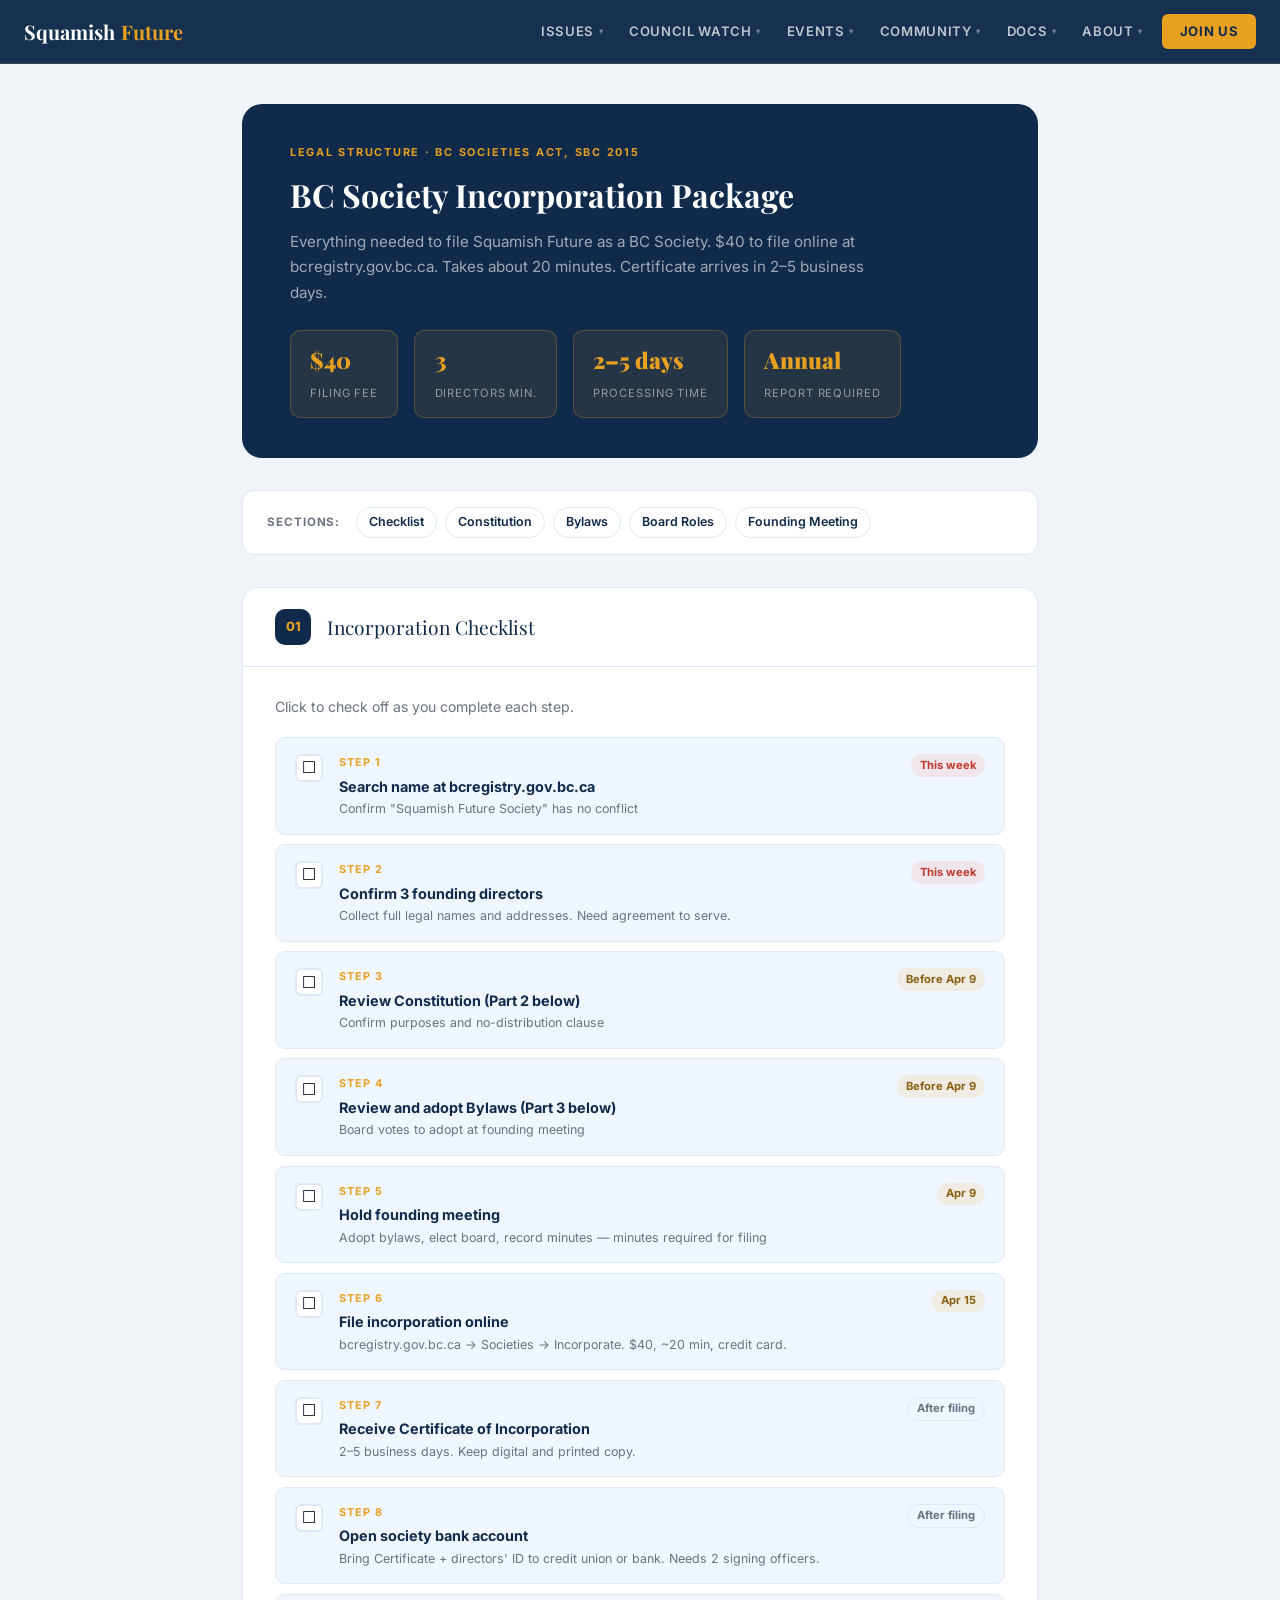
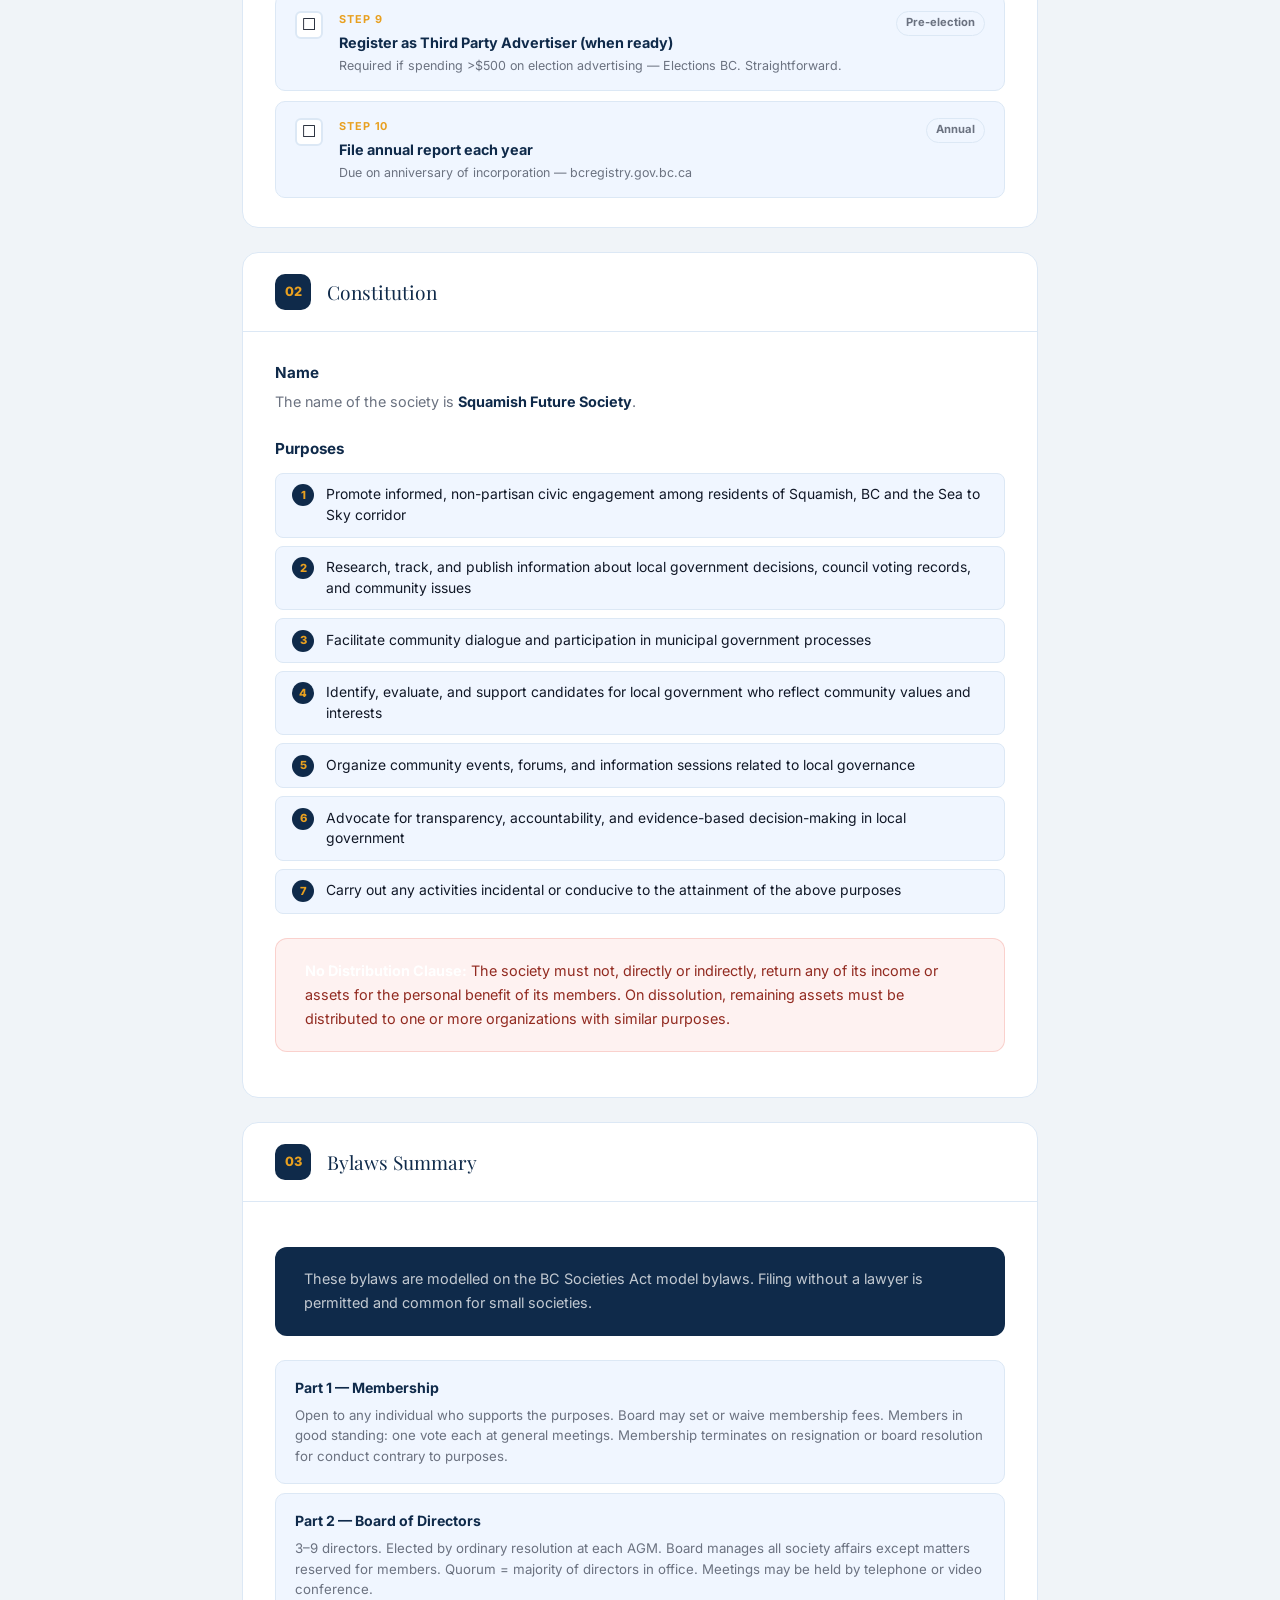
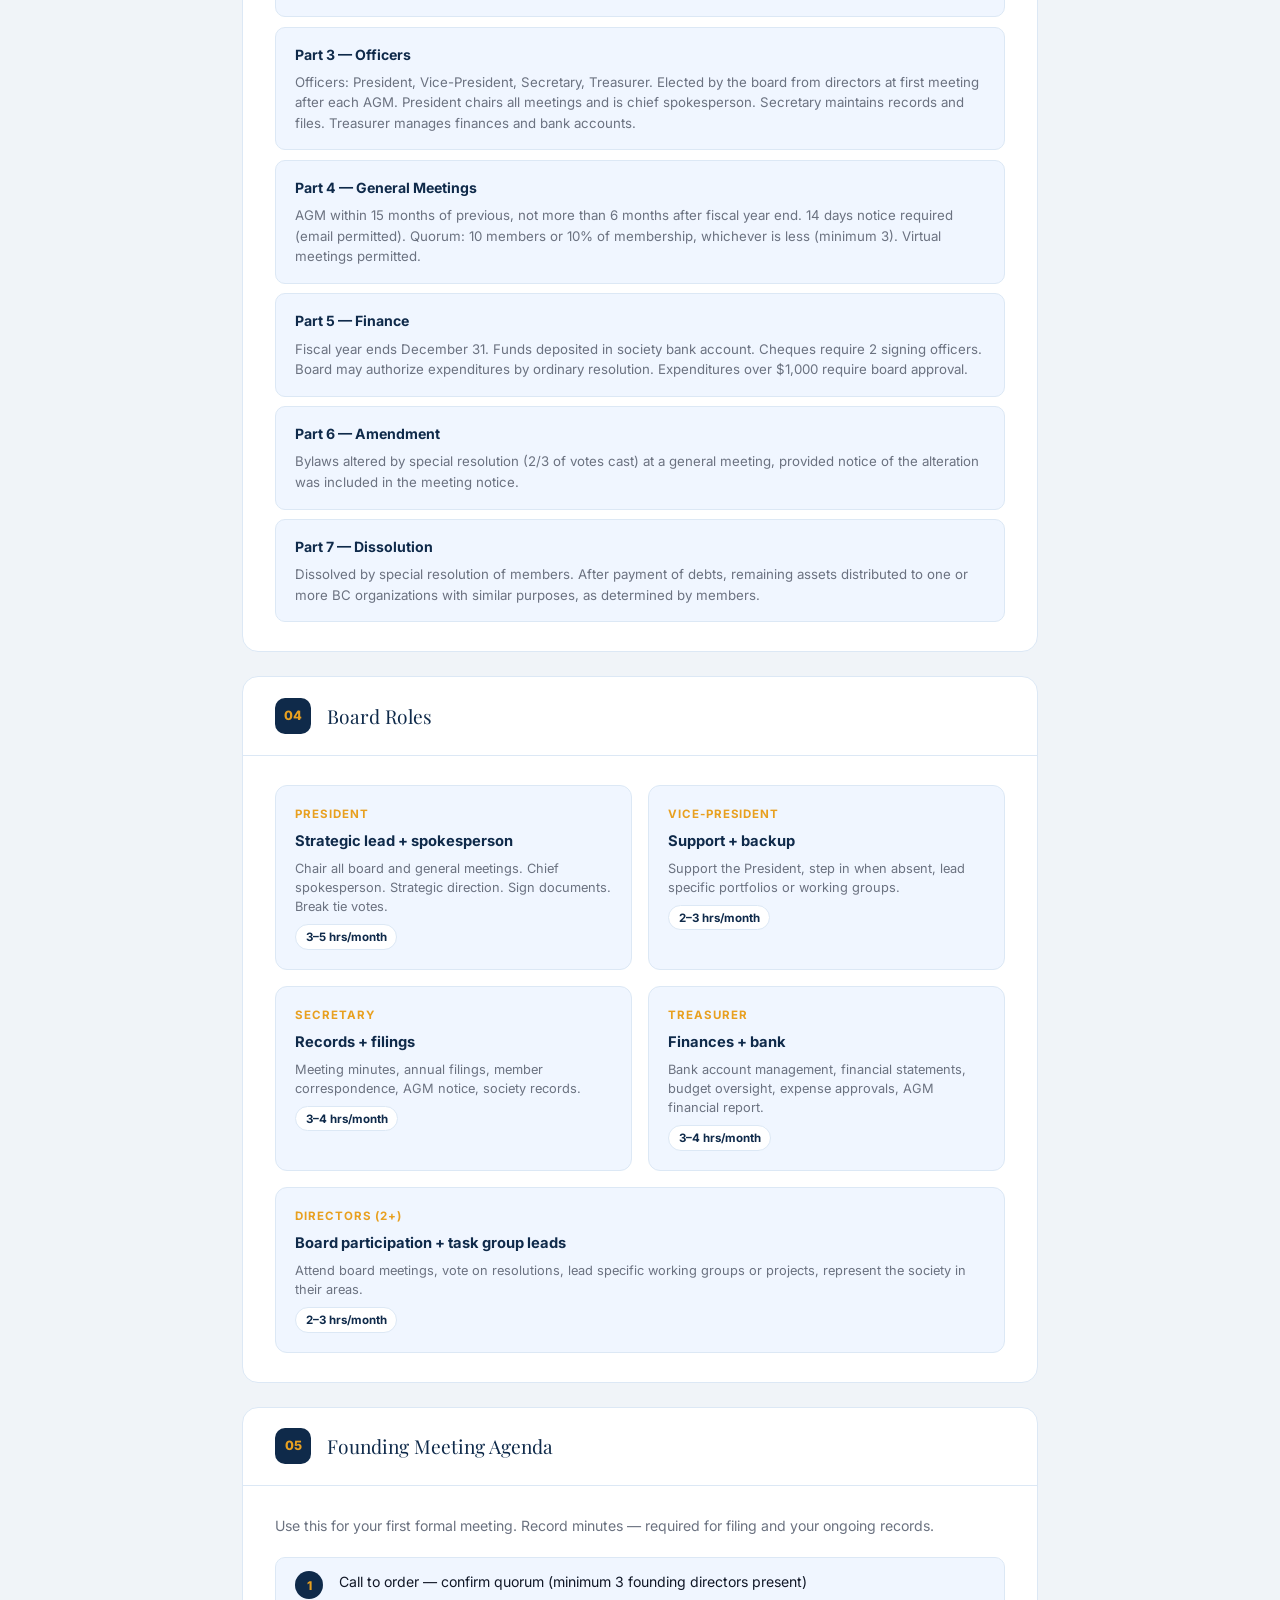
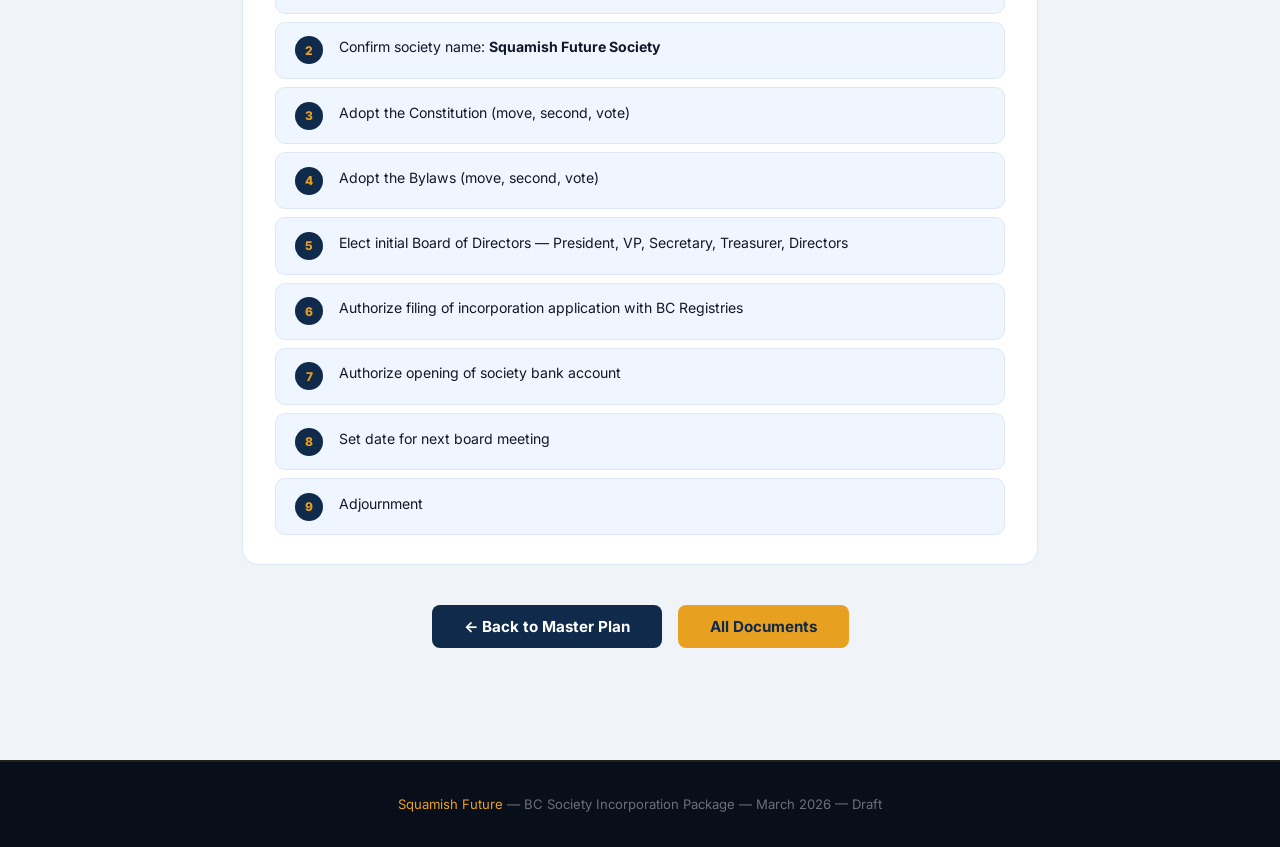
<file: docs/society-package.html>
<!DOCTYPE html>
<html lang="en">
<head>
  <meta charset="UTF-8" />
  <meta name="viewport" content="width=device-width, initial-scale=1.0" />
  <title>BC Society Package — Squamish Future</title>
  <link rel="stylesheet" href="../brand.css" />
  <style>
    body { background: #f0f4f8; }
    .doc-wrap { max-width: 860px; margin: 0 auto; padding: 2.5rem 2rem 6rem; }

    .doc-section { background: var(--white); border: 1px solid var(--border); border-radius: 16px; overflow: hidden; margin-bottom: 1.5rem; }
    .ds-header { padding: 1.3rem 2rem; display: flex; align-items: center; gap: 1rem; border-bottom: 1px solid var(--border); }
    .ds-num { width: 36px; height: 36px; border-radius: 10px; background: var(--navy); display: flex; align-items: center; justify-content: center; font-size: 0.8rem; font-weight: 800; color: var(--teal); flex-shrink: 0; }
    .ds-title { font-family: var(--font-display); font-size: 1.2rem; color: var(--navy); }
    .ds-body { padding: 1.8rem 2rem; }

    .hero-band { background: var(--navy); border-radius: 20px; padding: 2.5rem 3rem; margin-bottom: 2rem; }
    .hero-band .label { font-size: 0.68rem; font-weight: 700; letter-spacing: 0.16em; text-transform: uppercase; color: var(--teal); margin-bottom: 0.5rem; display: block; }
    .hero-band h1 { font-family: var(--font-display); font-size: 2rem; color: white; margin-bottom: 0.5rem; }
    .hero-band p { font-size: 0.95rem; color: rgba(255,255,255,0.6); line-height: 1.7; max-width: 580px; margin-bottom: 1.5rem; }
    .cost-row { display: flex; gap: 1rem; flex-wrap: wrap; }
    .cost-item { background: rgba(232,160,32,0.1); border: 1px solid rgba(232,160,32,0.25); border-radius: 10px; padding: 0.75rem 1.2rem; }
    .cost-item .cn { font-family: var(--font-display); font-size: 1.4rem; font-weight: 900; color: var(--teal); display: block; }
    .cost-item .cl { font-size: 0.7rem; color: rgba(255,255,255,0.5); text-transform: uppercase; letter-spacing: 0.08em; }

    .checklist { display: flex; flex-direction: column; gap: 0.6rem; }
    .check-item { display: flex; align-items: flex-start; gap: 1rem; padding: 1rem 1.2rem; background: var(--light); border: 1px solid var(--border); border-radius: 10px; transition: all 0.15s; }
    .check-item:hover { border-color: rgba(232,160,32,0.4); }
    .check-box { width: 28px; height: 28px; border: 2px solid var(--border); border-radius: 6px; display: flex; align-items: center; justify-content: center; flex-shrink: 0; font-size: 1rem; cursor: pointer; transition: all 0.15s; background: white; }
    .check-box:hover { border-color: var(--teal); }
    .check-box.checked { background: var(--green); border-color: var(--green); }
    .check-info { flex: 1; }
    .check-step { font-size: 0.68rem; font-weight: 700; color: var(--teal); letter-spacing: 0.08em; text-transform: uppercase; margin-bottom: 0.2rem; }
    .check-title { font-size: 0.9rem; font-weight: 700; color: var(--navy); margin-bottom: 0.15rem; }
    .check-note { font-size: 0.78rem; color: var(--grey); line-height: 1.4; }
    .check-tag { font-size: 0.7rem; font-weight: 700; padding: 0.15rem 0.55rem; border-radius: 100px; margin-left: auto; flex-shrink: 0; align-self: flex-start; }
    .ct-now { background: rgba(231,76,60,0.1); color: #c0392b; }
    .ct-soon { background: rgba(232,160,32,0.12); color: #8a6010; }
    .ct-later { background: var(--light); color: var(--grey); border: 1px solid var(--border); }

    .bylaw-list { display: flex; flex-direction: column; gap: 0.6rem; }
    .bylaw-item { background: var(--light); border: 1px solid var(--border); border-radius: 10px; padding: 1rem 1.2rem; }
    .bylaw-title { font-size: 0.88rem; font-weight: 700; color: var(--navy); margin-bottom: 0.35rem; }
    .bylaw-text { font-size: 0.83rem; color: var(--grey); line-height: 1.55; }

    .board-grid { display: grid; grid-template-columns: repeat(2, 1fr); gap: 1rem; }
    .board-card { background: var(--light); border: 1px solid var(--border); border-radius: 12px; padding: 1.2rem; }
    .board-role { font-size: 0.72rem; font-weight: 700; color: var(--teal); text-transform: uppercase; letter-spacing: 0.08em; margin-bottom: 0.4rem; }
    .board-title { font-size: 0.92rem; font-weight: 700; color: var(--navy); margin-bottom: 0.35rem; }
    .board-duties { font-size: 0.8rem; color: var(--grey); line-height: 1.5; }
    .board-hours { display: inline-block; margin-top: 0.5rem; font-size: 0.72rem; font-weight: 700; color: var(--navy); background: white; border: 1px solid var(--border); padding: 0.15rem 0.6rem; border-radius: 100px; }

    .agenda-list { counter-reset: agenda; display: flex; flex-direction: column; gap: 0.5rem; }
    .agenda-item { display: flex; align-items: flex-start; gap: 1rem; padding: 0.85rem 1.2rem; background: var(--light); border: 1px solid var(--border); border-radius: 10px; }
    .agenda-num { width: 28px; height: 28px; border-radius: 50%; background: var(--navy); color: var(--teal); display: flex; align-items: center; justify-content: center; font-size: 0.75rem; font-weight: 800; flex-shrink: 0; }
    .agenda-text { font-size: 0.88rem; color: var(--dark); }

    .callout { background: var(--navy); border-radius: 12px; padding: 1.3rem 1.8rem; margin: 1rem 0; }
    .callout p { font-size: 0.9rem; color: rgba(255,255,255,0.75); line-height: 1.65; margin: 0; }
    .callout strong { color: white; }
    .callout.warn { background: rgba(231,76,60,0.07); border: 1px solid rgba(231,76,60,0.2); }
    .callout.warn p { color: #922b21; }

    .purpose-list { list-style: none; display: flex; flex-direction: column; gap: 0.5rem; }
    .purpose-list li { display: flex; gap: 0.75rem; align-items: flex-start; padding: 0.65rem 1rem; background: var(--light); border: 1px solid var(--border); border-radius: 8px; font-size: 0.87rem; color: var(--dark); line-height: 1.5; }
    .purpose-list li::before { content: attr(data-n); width: 22px; height: 22px; border-radius: 50%; background: var(--navy); color: var(--teal); display: flex; align-items: center; justify-content: center; font-size: 0.7rem; font-weight: 800; flex-shrink: 0; }

    .toc-bar { background: var(--white); border: 1px solid var(--border); border-radius: 12px; padding: 1rem 1.5rem; margin-bottom: 2rem; display: flex; gap: 0.5rem; flex-wrap: wrap; align-items: center; }
    .toc-bar span { font-size: 0.72rem; font-weight: 700; color: var(--grey); text-transform: uppercase; letter-spacing: 0.08em; margin-right: 0.5rem; }
    .toc-link { font-size: 0.78rem; font-weight: 600; color: var(--navy); text-decoration: none; padding: 0.3rem 0.75rem; border-radius: 100px; border: 1px solid var(--border); transition: all 0.15s; }
    .toc-link:hover { background: var(--navy); color: white; border-color: var(--navy); }

    footer { background: var(--navy-dark); color: rgba(255,255,255,0.4); padding: 2rem; text-align: center; font-size: 0.82rem; border-top: 2px solid rgba(232,160,32,0.12); }
    footer a { color: var(--teal); text-decoration: none; }

    @media (max-width: 700px) { .board-grid { grid-template-columns: 1fr; } .hero-band { padding: 1.8rem; } .ds-body { padding: 1.2rem 1.2rem; } }
  </style>
</head>
<body>

<nav class="sf-nav" id="mainNav"></nav>

<div class="doc-wrap">

  <!-- HERO -->
  <div class="hero-band">
    <span class="label">Legal Structure · BC Societies Act, SBC 2015</span>
    <h1>BC Society Incorporation Package</h1>
    <p>Everything needed to file Squamish Future as a BC Society. $40 to file online at bcregistry.gov.bc.ca. Takes about 20 minutes. Certificate arrives in 2–5 business days.</p>
    <div class="cost-row">
      <div class="cost-item"><span class="cn">$40</span><span class="cl">Filing Fee</span></div>
      <div class="cost-item"><span class="cn">3</span><span class="cl">Directors Min.</span></div>
      <div class="cost-item"><span class="cn">2–5 days</span><span class="cl">Processing Time</span></div>
      <div class="cost-item"><span class="cn">Annual</span><span class="cl">Report Required</span></div>
    </div>
  </div>

  <!-- TOC -->
  <div class="toc-bar">
    <span>Sections:</span>
    <a class="toc-link" href="#checklist">Checklist</a>
    <a class="toc-link" href="#constitution">Constitution</a>
    <a class="toc-link" href="#bylaws">Bylaws</a>
    <a class="toc-link" href="#board">Board Roles</a>
    <a class="toc-link" href="#meeting">Founding Meeting</a>
  </div>

  <!-- CHECKLIST -->
  <div class="doc-section" id="checklist">
    <div class="ds-header"><div class="ds-num">01</div><div class="ds-title">Incorporation Checklist</div></div>
    <div class="ds-body">
      <p style="font-size:0.88rem;color:var(--grey);margin-bottom:1.2rem;">Click to check off as you complete each step.</p>
      <div class="checklist">
        <div class="check-item"><div class="check-box" onclick="toggleCheck(this)">☐</div><div class="check-info"><div class="check-step">Step 1</div><div class="check-title">Search name at bcregistry.gov.bc.ca</div><div class="check-note">Confirm "Squamish Future Society" has no conflict</div></div><span class="check-tag ct-now">This week</span></div>
        <div class="check-item"><div class="check-box" onclick="toggleCheck(this)">☐</div><div class="check-info"><div class="check-step">Step 2</div><div class="check-title">Confirm 3 founding directors</div><div class="check-note">Collect full legal names and addresses. Need agreement to serve.</div></div><span class="check-tag ct-now">This week</span></div>
        <div class="check-item"><div class="check-box" onclick="toggleCheck(this)">☐</div><div class="check-info"><div class="check-step">Step 3</div><div class="check-title">Review Constitution (Part 2 below)</div><div class="check-note">Confirm purposes and no-distribution clause</div></div><span class="check-tag ct-soon">Before Apr 9</span></div>
        <div class="check-item"><div class="check-box" onclick="toggleCheck(this)">☐</div><div class="check-info"><div class="check-step">Step 4</div><div class="check-title">Review and adopt Bylaws (Part 3 below)</div><div class="check-note">Board votes to adopt at founding meeting</div></div><span class="check-tag ct-soon">Before Apr 9</span></div>
        <div class="check-item"><div class="check-box" onclick="toggleCheck(this)">☐</div><div class="check-info"><div class="check-step">Step 5</div><div class="check-title">Hold founding meeting</div><div class="check-note">Adopt bylaws, elect board, record minutes — minutes required for filing</div></div><span class="check-tag ct-soon">Apr 9</span></div>
        <div class="check-item"><div class="check-box" onclick="toggleCheck(this)">☐</div><div class="check-info"><div class="check-step">Step 6</div><div class="check-title">File incorporation online</div><div class="check-note">bcregistry.gov.bc.ca → Societies → Incorporate. $40, ~20 min, credit card.</div></div><span class="check-tag ct-soon">Apr 15</span></div>
        <div class="check-item"><div class="check-box" onclick="toggleCheck(this)">☐</div><div class="check-info"><div class="check-step">Step 7</div><div class="check-title">Receive Certificate of Incorporation</div><div class="check-note">2–5 business days. Keep digital and printed copy.</div></div><span class="check-tag ct-later">After filing</span></div>
        <div class="check-item"><div class="check-box" onclick="toggleCheck(this)">☐</div><div class="check-info"><div class="check-step">Step 8</div><div class="check-title">Open society bank account</div><div class="check-note">Bring Certificate + directors' ID to credit union or bank. Needs 2 signing officers.</div></div><span class="check-tag ct-later">After filing</span></div>
        <div class="check-item"><div class="check-box" onclick="toggleCheck(this)">☐</div><div class="check-info"><div class="check-step">Step 9</div><div class="check-title">Register as Third Party Advertiser (when ready)</div><div class="check-note">Required if spending >$500 on election advertising — Elections BC. Straightforward.</div></div><span class="check-tag ct-later">Pre-election</span></div>
        <div class="check-item"><div class="check-box" onclick="toggleCheck(this)">☐</div><div class="check-info"><div class="check-step">Step 10</div><div class="check-title">File annual report each year</div><div class="check-note">Due on anniversary of incorporation — bcregistry.gov.bc.ca</div></div><span class="check-tag ct-later">Annual</span></div>
      </div>
    </div>
  </div>

  <!-- CONSTITUTION -->
  <div class="doc-section" id="constitution">
    <div class="ds-header"><div class="ds-num">02</div><div class="ds-title">Constitution</div></div>
    <div class="ds-body">
      <p style="font-size:0.95rem;font-weight:700;color:var(--navy);margin-bottom:0.3rem;">Name</p>
      <p style="font-size:0.9rem;color:var(--grey);margin-bottom:1.5rem;">The name of the society is <strong style="color:var(--navy)">Squamish Future Society</strong>.</p>
      <p style="font-size:0.95rem;font-weight:700;color:var(--navy);margin-bottom:0.75rem;">Purposes</p>
      <ul class="purpose-list">
        <li data-n="1">Promote informed, non-partisan civic engagement among residents of Squamish, BC and the Sea to Sky corridor</li>
        <li data-n="2">Research, track, and publish information about local government decisions, council voting records, and community issues</li>
        <li data-n="3">Facilitate community dialogue and participation in municipal government processes</li>
        <li data-n="4">Identify, evaluate, and support candidates for local government who reflect community values and interests</li>
        <li data-n="5">Organize community events, forums, and information sessions related to local governance</li>
        <li data-n="6">Advocate for transparency, accountability, and evidence-based decision-making in local government</li>
        <li data-n="7">Carry out any activities incidental or conducive to the attainment of the above purposes</li>
      </ul>
      <div class="callout warn" style="margin-top:1.5rem;">
        <p><strong>No Distribution Clause:</strong> The society must not, directly or indirectly, return any of its income or assets for the personal benefit of its members. On dissolution, remaining assets must be distributed to one or more organizations with similar purposes.</p>
      </div>
    </div>
  </div>

  <!-- BYLAWS -->
  <div class="doc-section" id="bylaws">
    <div class="ds-header"><div class="ds-num">03</div><div class="ds-title">Bylaws Summary</div></div>
    <div class="ds-body">
      <div class="callout" style="margin-bottom:1.5rem;"><p>These bylaws are modelled on the BC Societies Act model bylaws. Filing without a lawyer is permitted and common for small societies.</p></div>
      <div class="bylaw-list">
        <div class="bylaw-item"><div class="bylaw-title">Part 1 — Membership</div><div class="bylaw-text">Open to any individual who supports the purposes. Board may set or waive membership fees. Members in good standing: one vote each at general meetings. Membership terminates on resignation or board resolution for conduct contrary to purposes.</div></div>
        <div class="bylaw-item"><div class="bylaw-title">Part 2 — Board of Directors</div><div class="bylaw-text">3–9 directors. Elected by ordinary resolution at each AGM. Board manages all society affairs except matters reserved for members. Quorum = majority of directors in office. Meetings may be held by telephone or video conference.</div></div>
        <div class="bylaw-item"><div class="bylaw-title">Part 3 — Officers</div><div class="bylaw-text">Officers: President, Vice-President, Secretary, Treasurer. Elected by the board from directors at first meeting after each AGM. President chairs all meetings and is chief spokesperson. Secretary maintains records and files. Treasurer manages finances and bank accounts.</div></div>
        <div class="bylaw-item"><div class="bylaw-title">Part 4 — General Meetings</div><div class="bylaw-text">AGM within 15 months of previous, not more than 6 months after fiscal year end. 14 days notice required (email permitted). Quorum: 10 members or 10% of membership, whichever is less (minimum 3). Virtual meetings permitted.</div></div>
        <div class="bylaw-item"><div class="bylaw-title">Part 5 — Finance</div><div class="bylaw-text">Fiscal year ends December 31. Funds deposited in society bank account. Cheques require 2 signing officers. Board may authorize expenditures by ordinary resolution. Expenditures over $1,000 require board approval.</div></div>
        <div class="bylaw-item"><div class="bylaw-title">Part 6 — Amendment</div><div class="bylaw-text">Bylaws altered by special resolution (2/3 of votes cast) at a general meeting, provided notice of the alteration was included in the meeting notice.</div></div>
        <div class="bylaw-item"><div class="bylaw-title">Part 7 — Dissolution</div><div class="bylaw-text">Dissolved by special resolution of members. After payment of debts, remaining assets distributed to one or more BC organizations with similar purposes, as determined by members.</div></div>
      </div>
    </div>
  </div>

  <!-- BOARD ROLES -->
  <div class="doc-section" id="board">
    <div class="ds-header"><div class="ds-num">04</div><div class="ds-title">Board Roles</div></div>
    <div class="ds-body">
      <div class="board-grid">
        <div class="board-card">
          <div class="board-role">President</div>
          <div class="board-title">Strategic lead + spokesperson</div>
          <div class="board-duties">Chair all board and general meetings. Chief spokesperson. Strategic direction. Sign documents. Break tie votes.</div>
          <span class="board-hours">3–5 hrs/month</span>
        </div>
        <div class="board-card">
          <div class="board-role">Vice-President</div>
          <div class="board-title">Support + backup</div>
          <div class="board-duties">Support the President, step in when absent, lead specific portfolios or working groups.</div>
          <span class="board-hours">2–3 hrs/month</span>
        </div>
        <div class="board-card">
          <div class="board-role">Secretary</div>
          <div class="board-title">Records + filings</div>
          <div class="board-duties">Meeting minutes, annual filings, member correspondence, AGM notice, society records.</div>
          <span class="board-hours">3–4 hrs/month</span>
        </div>
        <div class="board-card">
          <div class="board-role">Treasurer</div>
          <div class="board-title">Finances + bank</div>
          <div class="board-duties">Bank account management, financial statements, budget oversight, expense approvals, AGM financial report.</div>
          <span class="board-hours">3–4 hrs/month</span>
        </div>
        <div class="board-card" style="grid-column:1/-1;">
          <div class="board-role">Directors (2+)</div>
          <div class="board-title">Board participation + task group leads</div>
          <div class="board-duties">Attend board meetings, vote on resolutions, lead specific working groups or projects, represent the society in their areas.</div>
          <span class="board-hours">2–3 hrs/month</span>
        </div>
      </div>
    </div>
  </div>

  <!-- FOUNDING MEETING -->
  <div class="doc-section" id="meeting">
    <div class="ds-header"><div class="ds-num">05</div><div class="ds-title">Founding Meeting Agenda</div></div>
    <div class="ds-body">
      <p style="font-size:0.88rem;color:var(--grey);margin-bottom:1.2rem;">Use this for your first formal meeting. Record minutes — required for filing and your ongoing records.</p>
      <div class="agenda-list">
        <div class="agenda-item"><div class="agenda-num">1</div><div class="agenda-text">Call to order — confirm quorum (minimum 3 founding directors present)</div></div>
        <div class="agenda-item"><div class="agenda-num">2</div><div class="agenda-text">Confirm society name: <strong>Squamish Future Society</strong></div></div>
        <div class="agenda-item"><div class="agenda-num">3</div><div class="agenda-text">Adopt the Constitution (move, second, vote)</div></div>
        <div class="agenda-item"><div class="agenda-num">4</div><div class="agenda-text">Adopt the Bylaws (move, second, vote)</div></div>
        <div class="agenda-item"><div class="agenda-num">5</div><div class="agenda-text">Elect initial Board of Directors — President, VP, Secretary, Treasurer, Directors</div></div>
        <div class="agenda-item"><div class="agenda-num">6</div><div class="agenda-text">Authorize filing of incorporation application with BC Registries</div></div>
        <div class="agenda-item"><div class="agenda-num">7</div><div class="agenda-text">Authorize opening of society bank account</div></div>
        <div class="agenda-item"><div class="agenda-num">8</div><div class="agenda-text">Set date for next board meeting</div></div>
        <div class="agenda-item"><div class="agenda-num">9</div><div class="agenda-text">Adjournment</div></div>
      </div>
    </div>
  </div>

  <div style="text-align:center;padding:1rem 0;">
    <a href="master-plan.html" class="btn btn-navy" style="display:inline-block;padding:0.85rem 2rem;border-radius:8px;font-size:0.95rem;font-weight:700;text-decoration:none;margin-right:0.75rem;">← Back to Master Plan</a>
    <a href="index.html" class="btn btn-teal" style="display:inline-block;padding:0.85rem 2rem;border-radius:8px;font-size:0.95rem;font-weight:700;text-decoration:none;background:var(--teal);color:var(--navy);">All Documents</a>
  </div>

</div>

<footer>
  <a href="../index.html">Squamish Future</a> — BC Society Incorporation Package — March 2026 — Draft
</footer>

<script>
function toggleCheck(el) {
  el.classList.toggle('checked');
  el.textContent = el.classList.contains('checked') ? '✓' : '☐';
  el.style.color = el.classList.contains('checked') ? 'white' : '';
}
</script>
<script src="../nav.js"></script>
</body>
</html>
</file>
<file: brand.css>
/*
 * SQUAMISH FUTURE — Brand System
 * Version 1.0 | March 2026
 * ─────────────────────────────────────────────────────────
 * Wordmark:  SQUAMISH FUTURE — all caps, Playfair Display
 * Palette:   Deep navy + Electric teal + White
 * Tagline:   Built by the community. For the community.
 * Mark:      Stawamus Chief silhouette
 * Voice:     Community Convener — warm, inclusive, inviting
 * Texture:   Movement Energy + Community Warmth
 */

@import url('https://fonts.googleapis.com/css2?family=Inter:wght@300;400;500;600;700;800;900&family=Playfair+Display:ital,wght@0,700;0,900;1,700&display=swap');

/* ── TOKENS ──────────────────────────────────────────── */
:root {
  /* Core palette */
  --navy:        #0f2a4a;   /* Primary — deep authority */
  --navy-dark:   #080f1a;   /* Footer / deepest */
  --navy-mid:    #1a3a5c;   /* Mid navy */
  --teal:        #e8a020;   /* Gold — primary accent */
  --teal-dark:   #c98a10;   /* Gold hover / pressed */
  --teal-light:  #fff3dc;   /* Gold tint for backgrounds */
  --teal-glow:   rgba(232, 160, 32, 0.18); /* Gold glow/shadow */
  --amber:       #e8a020;   /* Gold */
  --amber-light: #fff3dc;   /* Gold tint */
  --green:       #1e8449;   /* Status: active / success */
  --white:       #ffffff;
  --off-white:   #f8fbff;   /* Page backgrounds */
  --light:       #f0f6ff;   /* Card backgrounds */
  --border:      #dce8f5;   /* Borders */
  --grey:        #6b7280;   /* Body text secondary */
  --dark:        #111827;   /* Primary body text */

  /* Typography */
  --font-display: 'Playfair Display', Georgia, serif;
  --font-body:    'Inter', system-ui, sans-serif;

  /* Spacing */
  --radius-sm:   6px;
  --radius-md:   10px;
  --radius-lg:   16px;
  --radius-xl:   20px;

  /* Shadows */
  --shadow-sm:   0 2px 8px rgba(15, 42, 74, 0.06);
  --shadow-md:   0 4px 20px rgba(15, 42, 74, 0.10);
  --shadow-lg:   0 8px 40px rgba(15, 42, 74, 0.14);
  --shadow-teal: 0 4px 24px rgba(0, 196, 179, 0.28);
}

/* ── RESET ───────────────────────────────────────────── */
*, *::before, *::after { box-sizing: border-box; margin: 0; padding: 0; }
html { scroll-behavior: smooth; }
body {
  font-family: var(--font-body);
  color: var(--dark);
  background: var(--off-white);
  line-height: 1.6;
  -webkit-font-smoothing: antialiased;
}

/* ── WORDMARK ─────────────────────────────────────────── */
.wordmark {
  font-family: var(--font-display);
  font-weight: 700;
  letter-spacing: 0.02em;
  text-transform: none;
  font-size: 1.3rem;
  color: var(--white);
  text-decoration: none;
  display: flex;
  align-items: center;
  gap: 0.5rem;
}
.wordmark .chief-mark { display: none; }
.wordmark span.accent { color: var(--teal); }

/* ── NAVIGATION ───────────────────────────────────────── */
.sf-nav {
  position: sticky; top: 0; z-index: 100;
  background: rgba(15, 42, 74, 0.97);
  backdrop-filter: blur(10px);
  padding: 0 2rem;
  display: flex; align-items: center; justify-content: space-between;
  height: 66px;
  border-bottom: 1px solid rgba(0, 196, 179, 0.15);
}
.sf-nav-links { display: flex; gap: 1.8rem; list-style: none; align-items: center; }
.sf-nav-links a {
  color: rgba(255,255,255,0.72);
  text-decoration: none;
  font-size: 0.82rem;
  font-weight: 600;
  letter-spacing: 0.05em;
  text-transform: uppercase;
  transition: color 0.2s;
}
.sf-nav-links a:hover { color: var(--teal); }
.sf-nav-cta {
  background: var(--teal) !important;
  color: var(--navy) !important;
  padding: 0.48rem 1.2rem;
  border-radius: var(--radius-sm);
  font-weight: 700 !important;
  letter-spacing: 0.04em;
  transition: background 0.2s, box-shadow 0.2s !important;
}
.sf-nav-cta:hover {
  background: var(--teal-dark) !important;
  box-shadow: var(--shadow-teal) !important;
}

/* ── TYPOGRAPHY ───────────────────────────────────────── */
.display {
  font-family: var(--font-display);
  font-weight: 900;
  letter-spacing: -0.02em;
  line-height: 1.05;
}
.display-lg { font-size: clamp(3rem, 7vw, 6rem); }
.display-md { font-size: clamp(2rem, 4vw, 3.2rem); }
.display-sm { font-size: clamp(1.6rem, 3vw, 2.4rem); }

.section-label {
  font-size: 0.72rem;
  font-weight: 700;
  letter-spacing: 0.14em;
  text-transform: uppercase;
  color: var(--teal);
  display: block;
  margin-bottom: 0.6rem;
}
.section-label.on-dark { color: var(--teal); }

/* ── BUTTONS ──────────────────────────────────────────── */
.btn {
  display: inline-flex; align-items: center; gap: 0.4rem;
  font-family: var(--font-body);
  font-weight: 700;
  text-decoration: none;
  border: none;
  cursor: pointer;
  transition: all 0.2s;
  border-radius: var(--radius-sm);
  line-height: 1;
}
.btn-teal {
  background: var(--teal);
  color: var(--navy);
  padding: 0.9rem 1.8rem;
  font-size: 1rem;
}
.btn-teal:hover {
  background: var(--teal-dark);
  transform: translateY(-1px);
  box-shadow: var(--shadow-teal);
}
.btn-navy {
  background: var(--navy);
  color: var(--white);
  padding: 0.9rem 1.8rem;
  font-size: 1rem;
}
.btn-navy:hover {
  background: var(--navy-mid);
  transform: translateY(-1px);
  box-shadow: var(--shadow-md);
}
.btn-amber {
  background: var(--amber);
  color: var(--navy);
  padding: 0.9rem 1.8rem;
  font-size: 1rem;
}
.btn-amber:hover { background: #f0b030; transform: translateY(-1px); }
.btn-outline-teal {
  background: transparent;
  border: 2px solid var(--teal);
  color: var(--teal);
  padding: 0.85rem 1.8rem;
  font-size: 1rem;
}
.btn-outline-teal:hover { background: var(--teal); color: var(--navy); }
.btn-outline-white {
  background: transparent;
  border: 2px solid rgba(255,255,255,0.35);
  color: white;
  padding: 0.85rem 1.8rem;
  font-size: 1rem;
}
.btn-outline-white:hover { border-color: white; background: rgba(255,255,255,0.1); }

/* ── HERO PATTERN ─────────────────────────────────────── */
.hero-bg {
  background: linear-gradient(150deg, var(--navy-dark) 0%, var(--navy) 45%, #1a4a6a 100%);
  position: relative;
  overflow: hidden;
}
.hero-bg::before {
  content: '';
  position: absolute; inset: 0;
  background: radial-gradient(ellipse at 30% 50%, rgba(0,196,179,0.08) 0%, transparent 65%),
              url("data:image/svg+xml,%3Csvg width='60' height='60' viewBox='0 0 60 60' xmlns='http://www.w3.org/2000/svg'%3E%3Cg fill='%23ffffff' fill-opacity='0.02'%3E%3Cpath d='M36 34v-4h-2v4h-4v2h4v4h2v-4h4v-2h-4zm0-30V0h-2v4h-4v2h4v4h2V6h4V4h-4zM6 34v-4H4v4H0v2h4v4h2v-4h4v-2H6zM6 4V0H4v4H0v2h4v4h2V6h4V4H6z'/%3E%3C/g%3E%3C/svg%3E");
}

/* ── CARDS ────────────────────────────────────────────── */
.card {
  background: var(--white);
  border: 1px solid var(--border);
  border-radius: var(--radius-lg);
  padding: 1.8rem;
  transition: all 0.22s;
}
.card:hover {
  box-shadow: var(--shadow-md);
  border-color: rgba(0,196,179,0.35);
  transform: translateY(-2px);
}
.card-dark {
  background: rgba(255,255,255,0.06);
  border: 1px solid rgba(255,255,255,0.1);
  border-radius: var(--radius-lg);
  padding: 1.8rem;
}
.card-teal {
  background: var(--teal-light);
  border: 1px solid rgba(0,196,179,0.25);
  border-radius: var(--radius-lg);
  padding: 1.8rem;
}

/* ── FORMS ────────────────────────────────────────────── */
.sf-field { margin-bottom: 1rem; }
.sf-field label {
  display: block;
  font-size: 0.83rem;
  font-weight: 600;
  color: var(--navy);
  margin-bottom: 0.38rem;
}
.sf-field input,
.sf-field select,
.sf-field textarea {
  width: 100%;
  padding: 0.78rem 1rem;
  border: 1.5px solid var(--border);
  border-radius: var(--radius-md);
  font-size: 0.93rem;
  font-family: var(--font-body);
  color: var(--dark);
  background: var(--white);
  outline: none;
  transition: border-color 0.2s, box-shadow 0.2s;
}
.sf-field input:focus,
.sf-field select:focus,
.sf-field textarea:focus {
  border-color: var(--teal);
  box-shadow: 0 0 0 3px rgba(0,196,179,0.12);
}
.sf-field textarea { resize: vertical; min-height: 90px; }

/* ── STATUS BADGES ────────────────────────────────────── */
.badge {
  display: inline-block;
  padding: 0.25rem 0.8rem;
  border-radius: 100px;
  font-size: 0.72rem;
  font-weight: 700;
  letter-spacing: 0.05em;
}
.badge-teal   { background: var(--teal-light); color: var(--teal-dark); border: 1px solid rgba(0,196,179,0.3); }
.badge-navy   { background: rgba(15,42,74,0.08); color: var(--navy); border: 1px solid rgba(15,42,74,0.15); }
.badge-green  { background: rgba(30,132,73,0.1); color: var(--green); border: 1px solid rgba(30,132,73,0.25); }
.badge-amber  { background: var(--amber-light); color: #a07010; border: 1px solid rgba(232,160,32,0.3); }
.badge-grey   { background: var(--light); color: var(--grey); border: 1px solid var(--border); }

/* ── SECTION WRAPPERS ─────────────────────────────────── */
.sf-section       { padding: 90px 2rem; }
.sf-section-light { padding: 90px 2rem; background: var(--light); }
.sf-section-dark  { padding: 90px 2rem; background: var(--navy); }
.sf-section-teal  { padding: 90px 2rem; background: var(--teal-light); }
.container { max-width: 1100px; margin: 0 auto; }

/* ── FOOTER ───────────────────────────────────────────── */
.sf-footer {
  background: var(--navy-dark);
  padding: 3.5rem 2rem;
  border-top: 2px solid rgba(0,196,179,0.12);
}
.sf-footer-inner {
  max-width: 1100px; margin: 0 auto;
  display: flex; justify-content: space-between; align-items: flex-start;
  flex-wrap: wrap; gap: 2rem;
}
.sf-footer-wordmark {
  font-family: var(--font-display);
  font-weight: 700;
  letter-spacing: 0.02em;
  text-transform: none;
  font-size: 1.1rem;
  color: var(--white);
}
.sf-footer-wordmark span { color: var(--teal); }
.sf-footer-tagline { color: rgba(255,255,255,0.3); font-size: 0.8rem; margin-top: 0.3rem; }
.sf-footer-links { display: flex; gap: 1.5rem; flex-wrap: wrap; }
.sf-footer-links a { color: rgba(255,255,255,0.4); text-decoration: none; font-size: 0.83rem; transition: color 0.2s; }
.sf-footer-links a:hover { color: var(--teal); }
.sf-footer-copy { color: rgba(255,255,255,0.2); font-size: 0.78rem; margin-top: 0.4rem; }

/* ── CHIEF SVG MARK ───────────────────────────────────── */
.chief-svg { display: block; }

/* ── UTILITY ──────────────────────────────────────────── */
.text-teal   { color: var(--teal); }
.text-navy   { color: var(--navy); }
.text-amber  { color: var(--amber); }
.text-white  { color: var(--white); }
.text-grey   { color: var(--grey); }
.text-center { text-align: center; }
.mt-1 { margin-top: 0.5rem; }
.mt-2 { margin-top: 1rem; }
.mt-3 { margin-top: 1.5rem; }
.mt-4 { margin-top: 2rem; }
.mb-1 { margin-bottom: 0.5rem; }
.mb-2 { margin-bottom: 1rem; }
.mb-3 { margin-bottom: 1.5rem; }

/* ── TEAL DIVIDER LINE ────────────────────────────────── */
.teal-rule { width: 48px; height: 3px; background: var(--teal); border-radius: 2px; margin: 1rem 0 1.5rem; }
.teal-rule.centered { margin: 1rem auto 1.5rem; }

/* ── RESPONSIVE ───────────────────────────────────────── */
@media (max-width: 768px) {
  .sf-section, .sf-section-light, .sf-section-dark { padding: 60px 1.5rem; }
  .sf-nav-links li:not(:last-child) { display: none; }
}
</file>
